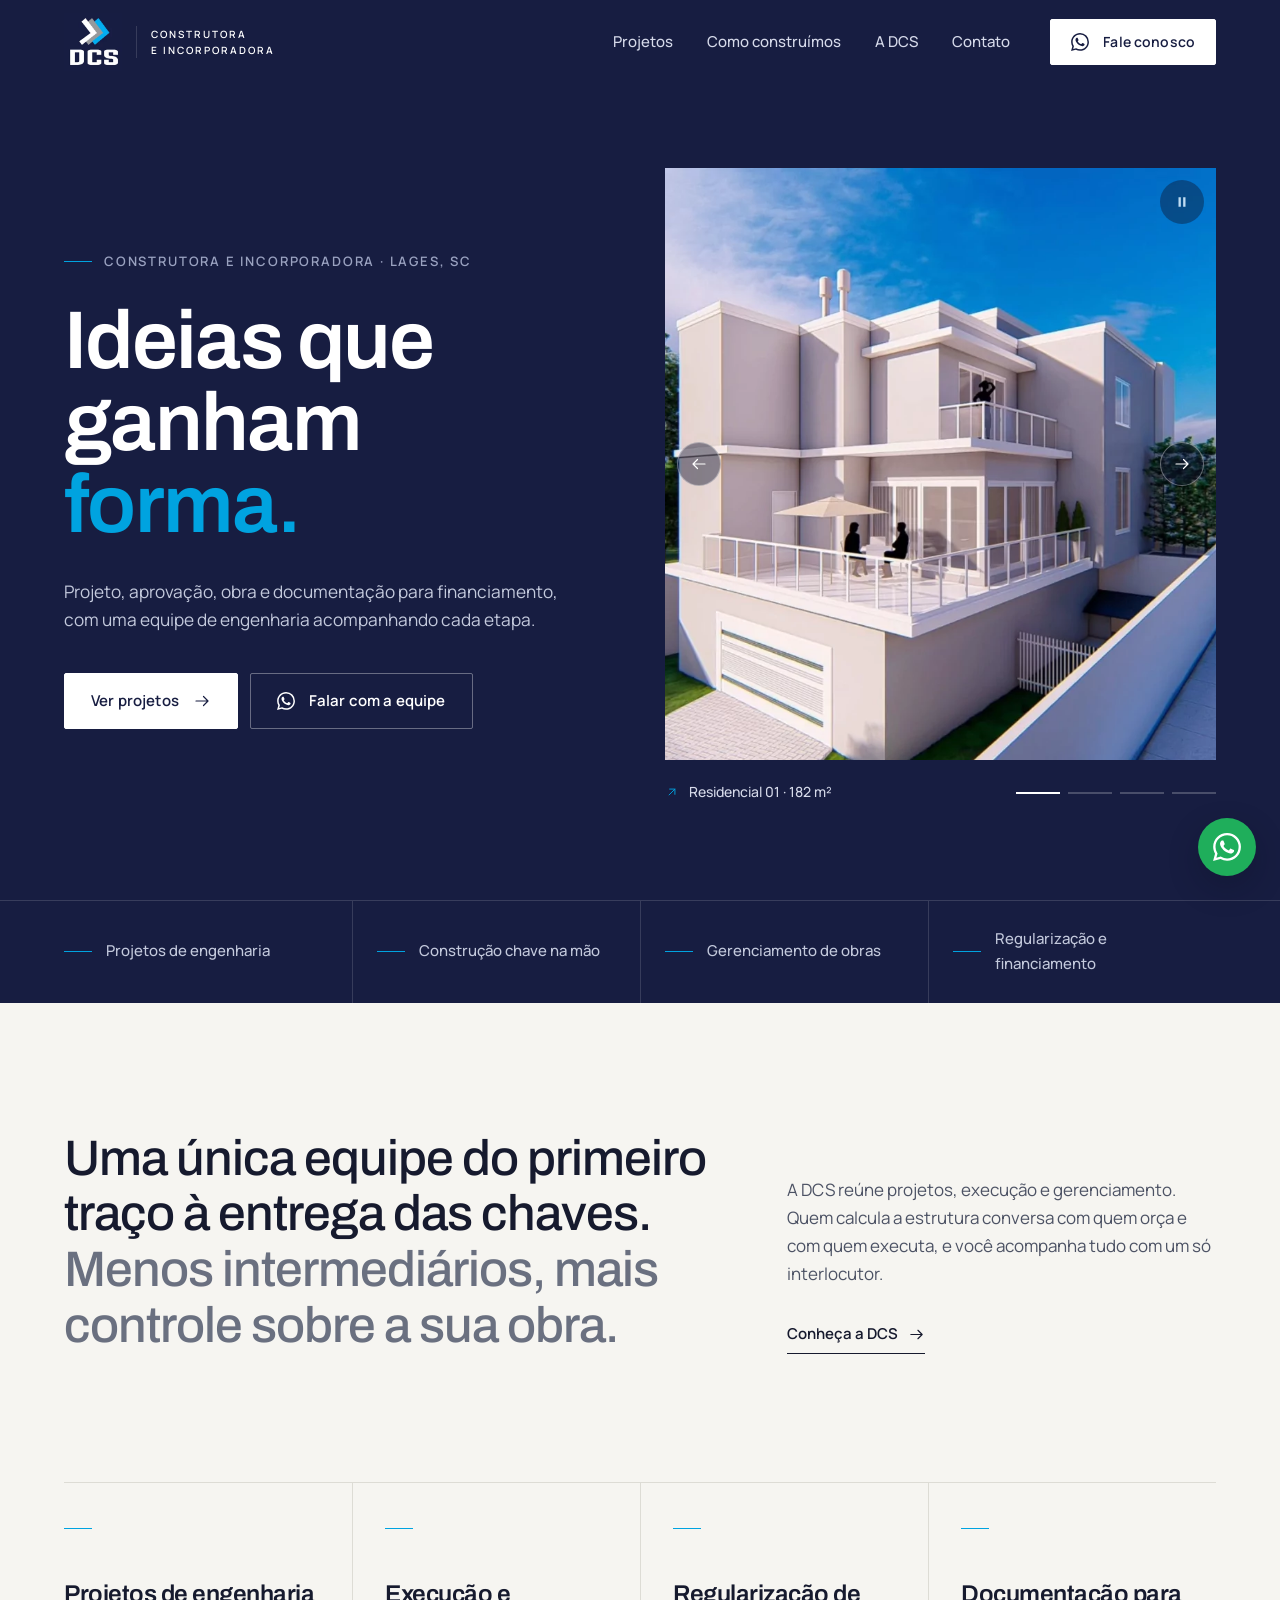
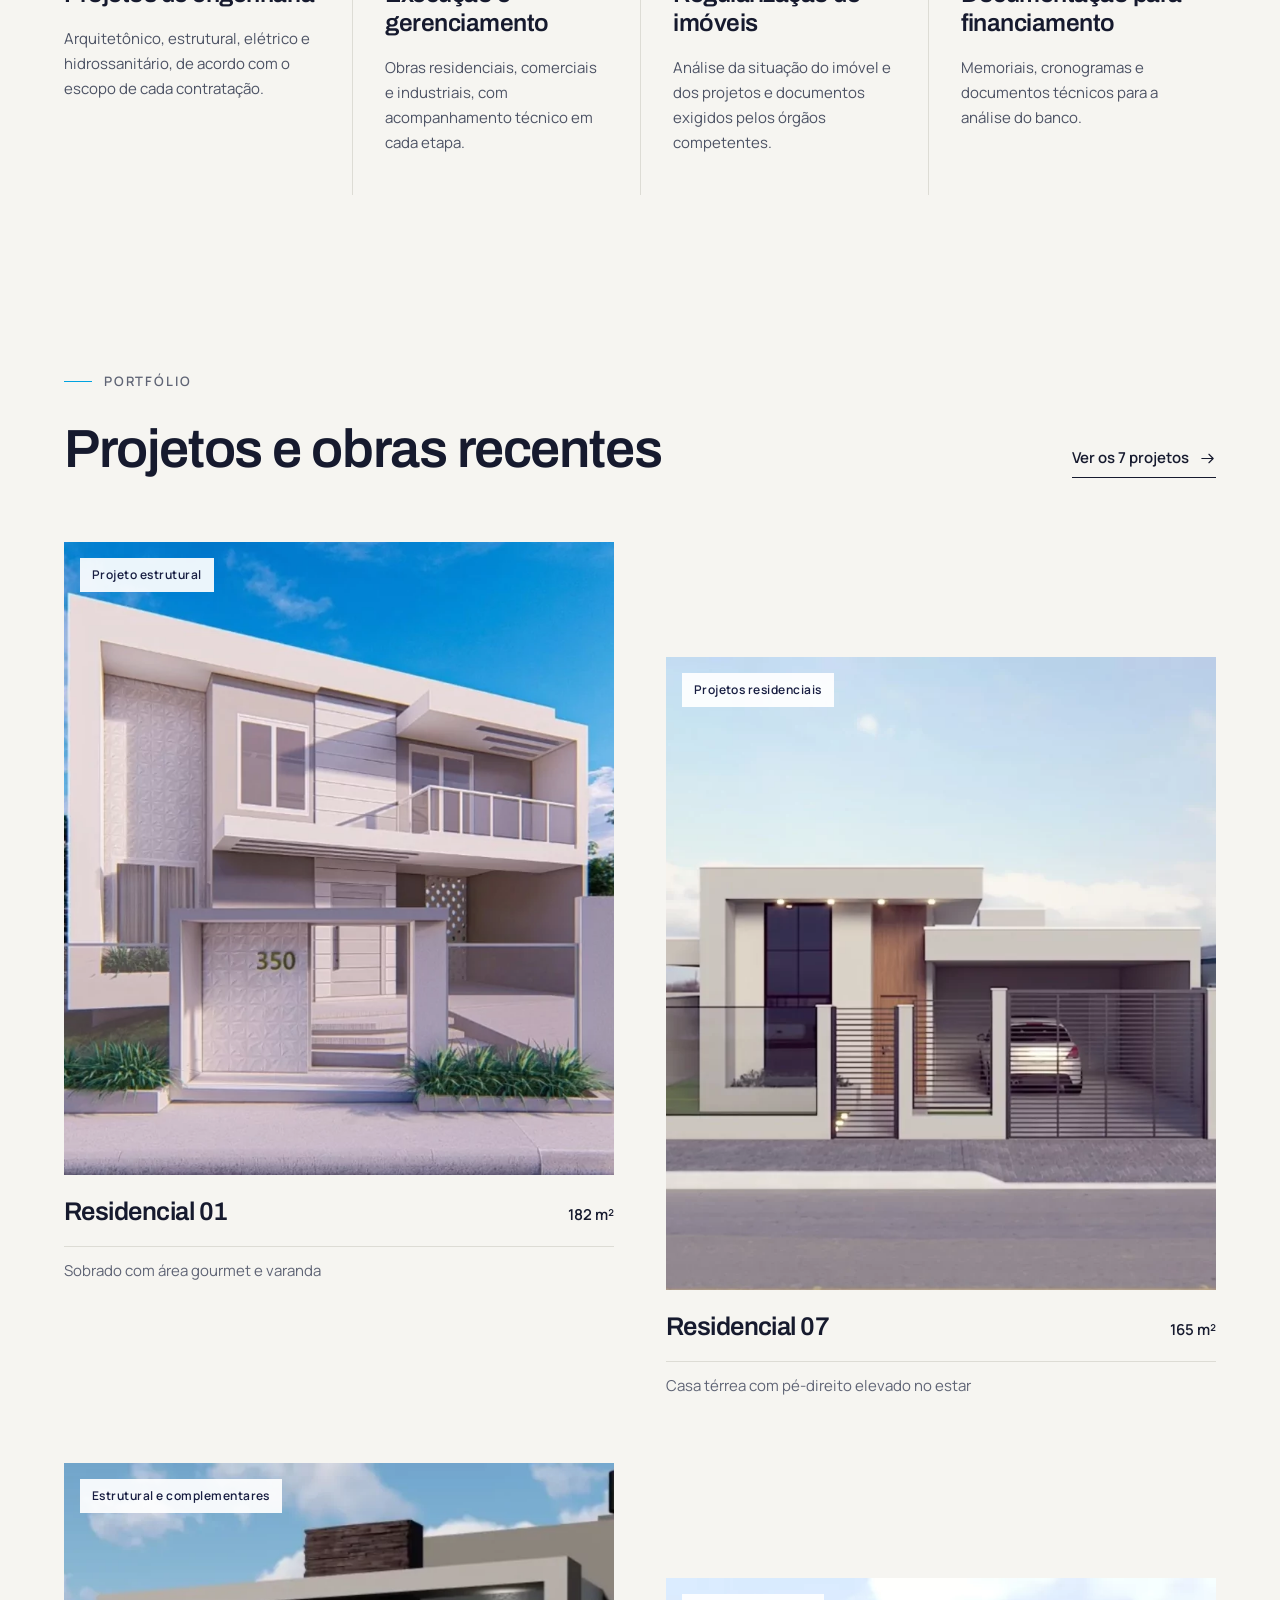
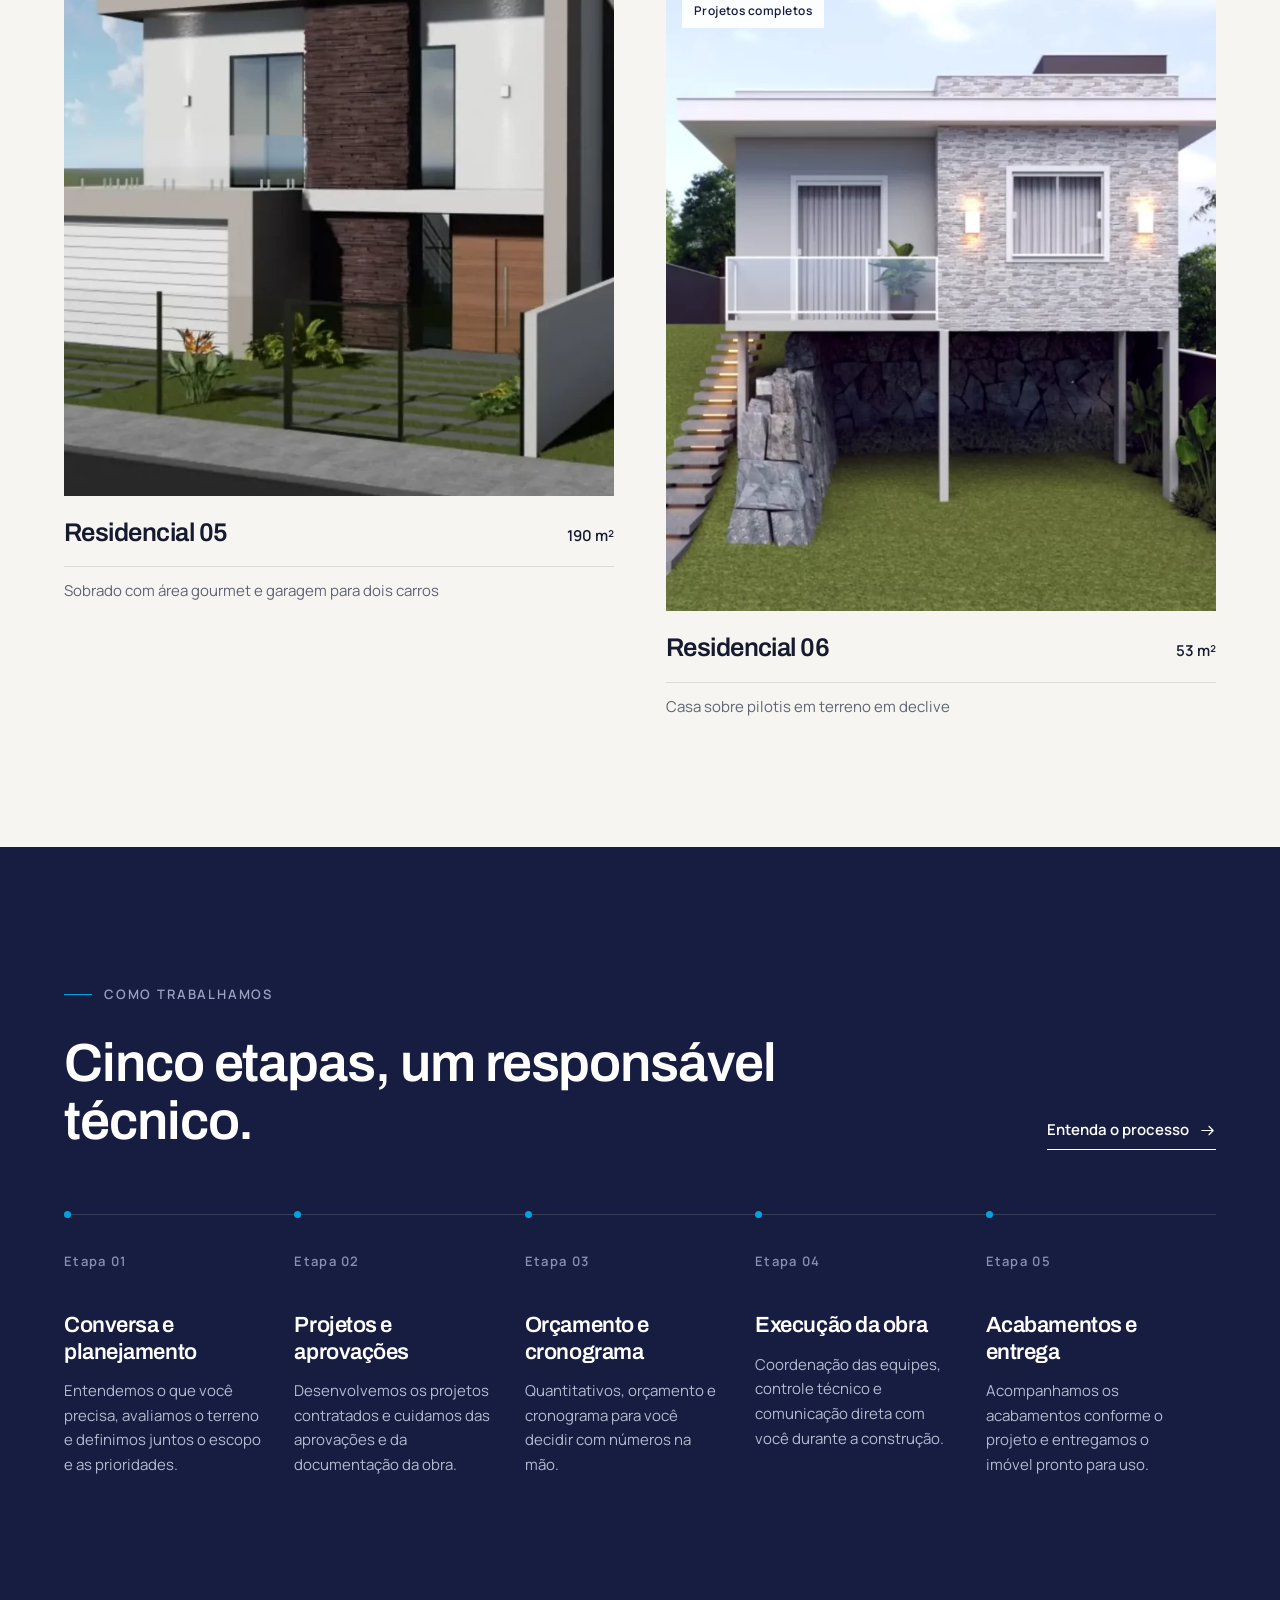
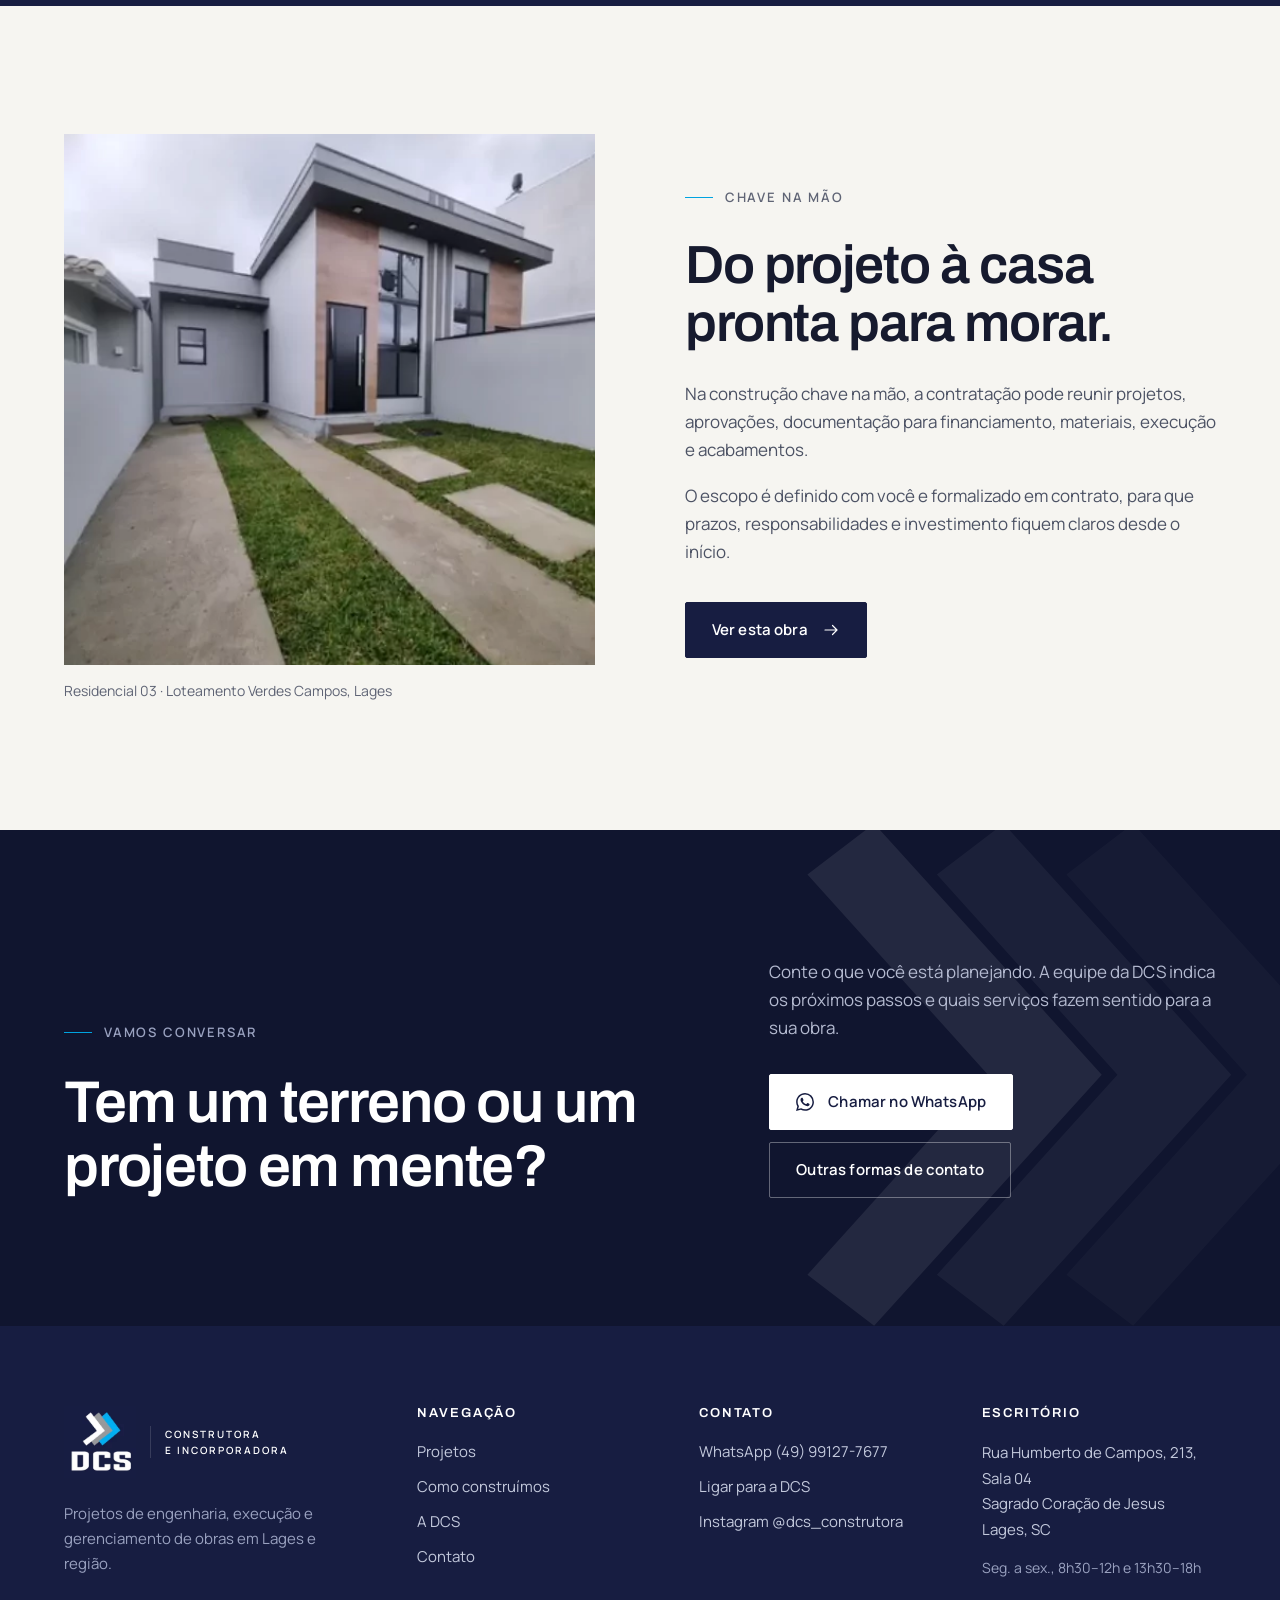
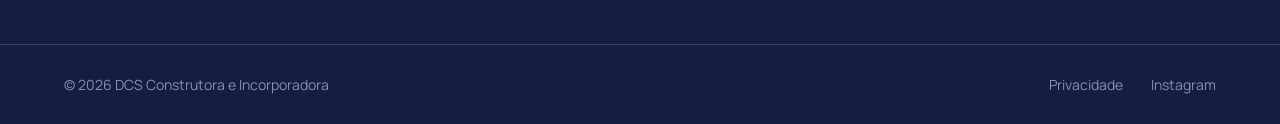
<file: index.html>
<!doctype html>
<html lang="pt-BR">
<head>
  <meta charset="utf-8">
  <meta name="viewport" content="width=device-width, initial-scale=1">
  <title>Construtora em Lages, SC | Projetos e obras | DCS</title>
  <meta name="description" content="Construtora em Lages, SC: projetos de engenharia, construção chave na mão, gerenciamento de obras, regularização de imóveis e documentação para financiamento.">
  <link rel="canonical" href="https://dcs-construtora.vercel.app/">
  <meta name="theme-color" content="#171d41">
  <meta property="og:type" content="website">
  <meta property="og:locale" content="pt_BR">
  <meta property="og:site_name" content="DCS Construtora e Incorporadora">
  <meta property="og:url" content="https://dcs-construtora.vercel.app/">
  <meta property="og:title" content="Construtora em Lages, SC | Projetos e obras | DCS">
  <meta property="og:description" content="Construtora em Lages, SC: projetos de engenharia, construção chave na mão, gerenciamento de obras, regularização de imóveis e documentação para financiamento.">
  <meta property="og:image" content="https://dcs-construtora.vercel.app/assets/og-image.jpg">
  <meta property="og:image:width" content="1200">
  <meta property="og:image:height" content="630">
  <meta property="og:image:alt" content="DCS Construtora e Incorporadora, Lages, SC">
  <meta name="twitter:card" content="summary_large_image">
  <meta name="twitter:title" content="Construtora em Lages, SC | Projetos e obras | DCS">
  <meta name="twitter:description" content="Construtora em Lages, SC: projetos de engenharia, construção chave na mão, gerenciamento de obras, regularização de imóveis e documentação para financiamento.">
  <meta name="twitter:image" content="https://dcs-construtora.vercel.app/assets/og-image.jpg">
  <link rel="icon" type="image/png" href="assets/favicon.png">
  <link rel="apple-touch-icon" href="assets/apple-touch-icon.png">
  <link rel="preload" href="assets/archivo-latin-wght-normal.woff2" as="font" type="font/woff2" crossorigin>
  <link rel="stylesheet" href="style.css?v=dbbcf68b">
  <script src="app.js?v=625939c6" defer></script>
  <script type="application/ld+json">
  {
    "@context": "https://schema.org",
    "@graph": [
      {
        "@type": "GeneralContractor",
        "@id": "https://dcs-construtora.vercel.app/#organizacao",
        "name": "DCS Construtora e Incorporadora",
        "alternateName": "DCS",
        "url": "https://dcs-construtora.vercel.app/",
        "logo": {
          "@type": "ImageObject",
          "url": "https://dcs-construtora.vercel.app/assets/logo.webp",
          "width": 192,
          "height": 192
        },
        "image": "https://dcs-construtora.vercel.app/assets/og-image.jpg",
        "telephone": "+55 49 99127-7677",
        "address": {
          "@type": "PostalAddress",
          "streetAddress": "Rua Humberto de Campos, 213, Sala 04",
          "addressLocality": "Lages",
          "addressRegion": "SC",
          "addressCountry": "BR"
        },
        "openingHoursSpecification": [
          {
            "@type": "OpeningHoursSpecification",
            "dayOfWeek": [
              "Monday",
              "Tuesday",
              "Wednesday",
              "Thursday",
              "Friday"
            ],
            "opens": "08:30",
            "closes": "12:00"
          },
          {
            "@type": "OpeningHoursSpecification",
            "dayOfWeek": [
              "Monday",
              "Tuesday",
              "Wednesday",
              "Thursday",
              "Friday"
            ],
            "opens": "13:30",
            "closes": "18:00"
          }
        ],
        "areaServed": [
          {
            "@type": "City",
            "name": "Lages"
          },
          {
            "@type": "AdministrativeArea",
            "name": "Lages e região"
          }
        ],
        "sameAs": [
          "https://www.instagram.com/dcs_construtora/"
        ],
        "makesOffer": [
          {
            "@type": "Offer",
            "itemOffered": {
              "@type": "Service",
              "name": "Projetos de engenharia",
              "description": "Arquitetônico, estrutural, elétrico e hidrossanitário, de acordo com o escopo de cada contratação.",
              "provider": {
                "@id": "https://dcs-construtora.vercel.app/#organizacao"
              }
            }
          },
          {
            "@type": "Offer",
            "itemOffered": {
              "@type": "Service",
              "name": "Execução e gerenciamento",
              "description": "Obras residenciais, comerciais e industriais, com acompanhamento técnico em cada etapa.",
              "provider": {
                "@id": "https://dcs-construtora.vercel.app/#organizacao"
              }
            }
          },
          {
            "@type": "Offer",
            "itemOffered": {
              "@type": "Service",
              "name": "Regularização de imóveis",
              "description": "Análise da situação do imóvel e dos projetos e documentos exigidos pelos órgãos competentes.",
              "provider": {
                "@id": "https://dcs-construtora.vercel.app/#organizacao"
              }
            }
          },
          {
            "@type": "Offer",
            "itemOffered": {
              "@type": "Service",
              "name": "Documentação para financiamento",
              "description": "Memoriais, cronogramas e documentos técnicos para a análise do banco.",
              "provider": {
                "@id": "https://dcs-construtora.vercel.app/#organizacao"
              }
            }
          }
        ]
      },
      {
        "@type": "WebSite",
        "@id": "https://dcs-construtora.vercel.app/#site",
        "url": "https://dcs-construtora.vercel.app/",
        "name": "DCS Construtora e Incorporadora",
        "inLanguage": "pt-BR",
        "publisher": {
          "@id": "https://dcs-construtora.vercel.app/#organizacao"
        }
      },
      {
        "@type": "WebPage",
        "@id": "https://dcs-construtora.vercel.app/#pagina",
        "url": "https://dcs-construtora.vercel.app/",
        "name": "Construtora em Lages, SC | Projetos e obras | DCS",
        "description": "Construtora em Lages, SC: projetos de engenharia, construção chave na mão, gerenciamento de obras, regularização de imóveis e documentação para financiamento.",
        "isPartOf": {
          "@id": "https://dcs-construtora.vercel.app/#site"
        },
        "about": {
          "@id": "https://dcs-construtora.vercel.app/#organizacao"
        },
        "inLanguage": "pt-BR"
      }
    ]
  }
  </script>
</head>
<body>
  <a class="skip-link" href="#conteudo">Pular para o conteúdo</a>

  <header class="site-header">
    <div class="container site-header__inner">
      <a class="brand" href="./" aria-label="DCS Construtora e Incorporadora, página inicial">
        <img src="assets/logo.webp" alt="" width="192" height="192">
        <span class="brand__name">Construtora<br>e Incorporadora</span>
      </a>
      <nav class="nav" aria-label="Principal">
        <a href="projetos/">Projetos</a><a href="como-construimos/">Como construímos</a><a href="a-dcs/">A DCS</a><a href="contato/">Contato</a>
      </nav>
      <a class="btn btn--light" href="https://wa.me/5549991277677?text=Ol%C3%A1%2C%20DCS!%20Gostaria%20de%20conversar%20sobre%20um%20projeto." target="_blank" rel="noopener"><svg class="icon icon--fill" viewBox="0 0 24 24" aria-hidden="true"><path d="M17.472 14.382c-.297-.149-1.758-.867-2.03-.967-.273-.099-.471-.148-.67.15-.197.297-.767.966-.94 1.164-.173.199-.347.223-.644.075-.297-.15-1.255-.463-2.39-1.475-.883-.788-1.48-1.761-1.653-2.059-.173-.297-.018-.458.13-.606.134-.133.298-.347.446-.52.149-.174.198-.298.298-.497.099-.198.05-.371-.025-.52-.075-.149-.669-1.612-.916-2.207-.242-.579-.487-.5-.669-.51-.173-.008-.371-.01-.57-.01-.198 0-.52.074-.792.372-.272.297-1.04 1.016-1.04 2.479 0 1.462 1.065 2.875 1.213 3.074.149.198 2.096 3.2 5.077 4.487.709.306 1.262.489 1.694.625.712.227 1.36.195 1.871.118.571-.085 1.758-.719 2.006-1.413.248-.694.248-1.289.173-1.413-.074-.124-.272-.198-.57-.347m-5.421 7.403h-.004a9.87 9.87 0 0 1-5.031-1.378l-.361-.214-3.741.982.998-3.648-.235-.374a9.86 9.86 0 0 1-1.51-5.26c.001-5.45 4.436-9.884 9.888-9.884 2.64 0 5.122 1.03 6.988 2.898a9.825 9.825 0 0 1 2.893 6.994c-.003 5.45-4.437 9.884-9.885 9.884m8.413-18.297A11.815 11.815 0 0 0 12.05 0C5.495 0 .16 5.335.157 11.892c0 2.096.547 4.142 1.588 5.945L.057 24l6.305-1.654a11.882 11.882 0 0 0 5.683 1.448h.005c6.554 0 11.89-5.335 11.893-11.893a11.821 11.821 0 0 0-3.48-8.413Z"/></svg>Fale conosco</a>
      <button class="menu-toggle" type="button" aria-expanded="false" aria-controls="mobile-menu">
        <span class="menu-toggle__label">Menu</span>
        <span class="menu-toggle__bars" aria-hidden="true"></span>
      </button>
    </div>
  </header>

  <div class="mobile-menu" id="mobile-menu" hidden>
    <nav aria-label="Menu">
      <a href="./" aria-current="page">Início<svg class="icon" viewBox="0 0 24 24" aria-hidden="true"><path d="M4 12h16M14 6l6 6-6 6"/></svg></a>
      <a href="projetos/">Projetos<svg class="icon" viewBox="0 0 24 24" aria-hidden="true"><path d="M4 12h16M14 6l6 6-6 6"/></svg></a><a href="como-construimos/">Como construímos<svg class="icon" viewBox="0 0 24 24" aria-hidden="true"><path d="M4 12h16M14 6l6 6-6 6"/></svg></a><a href="a-dcs/">A DCS<svg class="icon" viewBox="0 0 24 24" aria-hidden="true"><path d="M4 12h16M14 6l6 6-6 6"/></svg></a><a href="contato/">Contato<svg class="icon" viewBox="0 0 24 24" aria-hidden="true"><path d="M4 12h16M14 6l6 6-6 6"/></svg></a>
    </nav>
    <div class="mobile-menu__footer">
      <a class="btn btn--light" href="https://wa.me/5549991277677?text=Ol%C3%A1%2C%20DCS!%20Gostaria%20de%20conversar%20sobre%20um%20projeto." target="_blank" rel="noopener"><svg class="icon icon--fill" viewBox="0 0 24 24" aria-hidden="true"><path d="M17.472 14.382c-.297-.149-1.758-.867-2.03-.967-.273-.099-.471-.148-.67.15-.197.297-.767.966-.94 1.164-.173.199-.347.223-.644.075-.297-.15-1.255-.463-2.39-1.475-.883-.788-1.48-1.761-1.653-2.059-.173-.297-.018-.458.13-.606.134-.133.298-.347.446-.52.149-.174.198-.298.298-.497.099-.198.05-.371-.025-.52-.075-.149-.669-1.612-.916-2.207-.242-.579-.487-.5-.669-.51-.173-.008-.371-.01-.57-.01-.198 0-.52.074-.792.372-.272.297-1.04 1.016-1.04 2.479 0 1.462 1.065 2.875 1.213 3.074.149.198 2.096 3.2 5.077 4.487.709.306 1.262.489 1.694.625.712.227 1.36.195 1.871.118.571-.085 1.758-.719 2.006-1.413.248-.694.248-1.289.173-1.413-.074-.124-.272-.198-.57-.347m-5.421 7.403h-.004a9.87 9.87 0 0 1-5.031-1.378l-.361-.214-3.741.982.998-3.648-.235-.374a9.86 9.86 0 0 1-1.51-5.26c.001-5.45 4.436-9.884 9.888-9.884 2.64 0 5.122 1.03 6.988 2.898a9.825 9.825 0 0 1 2.893 6.994c-.003 5.45-4.437 9.884-9.885 9.884m8.413-18.297A11.815 11.815 0 0 0 12.05 0C5.495 0 .16 5.335.157 11.892c0 2.096.547 4.142 1.588 5.945L.057 24l6.305-1.654a11.882 11.882 0 0 0 5.683 1.448h.005c6.554 0 11.89-5.335 11.893-11.893a11.821 11.821 0 0 0-3.48-8.413Z"/></svg>Conversar pelo WhatsApp</a>
      <p>(49) 99127-7677 · Lages, SC</p>
    </div>
  </div>

  <main id="conteudo">
    <section class="hero">
      <div class="container hero__grid">
        <div>
          <span class="eyebrow">Construtora e incorporadora · Lages, SC</span>
          <h1>Ideias que ganham <span>forma.</span></h1>
          <p class="lead">Projeto, aprovação, obra e documentação para financiamento, com uma equipe de engenharia acompanhando cada etapa.</p>
          <div class="btn-row">
            <a class="btn btn--light" href="projetos/">Ver projetos<svg class="icon" viewBox="0 0 24 24" aria-hidden="true"><path d="M4 12h16M14 6l6 6-6 6"/></svg></a>
            <a class="btn btn--ghost" href="https://wa.me/5549991277677?text=Ol%C3%A1%2C%20DCS!%20Gostaria%20de%20conversar%20sobre%20um%20projeto." target="_blank" rel="noopener"><svg class="icon icon--fill" viewBox="0 0 24 24" aria-hidden="true"><path d="M17.472 14.382c-.297-.149-1.758-.867-2.03-.967-.273-.099-.471-.148-.67.15-.197.297-.767.966-.94 1.164-.173.199-.347.223-.644.075-.297-.15-1.255-.463-2.39-1.475-.883-.788-1.48-1.761-1.653-2.059-.173-.297-.018-.458.13-.606.134-.133.298-.347.446-.52.149-.174.198-.298.298-.497.099-.198.05-.371-.025-.52-.075-.149-.669-1.612-.916-2.207-.242-.579-.487-.5-.669-.51-.173-.008-.371-.01-.57-.01-.198 0-.52.074-.792.372-.272.297-1.04 1.016-1.04 2.479 0 1.462 1.065 2.875 1.213 3.074.149.198 2.096 3.2 5.077 4.487.709.306 1.262.489 1.694.625.712.227 1.36.195 1.871.118.571-.085 1.758-.719 2.006-1.413.248-.694.248-1.289.173-1.413-.074-.124-.272-.198-.57-.347m-5.421 7.403h-.004a9.87 9.87 0 0 1-5.031-1.378l-.361-.214-3.741.982.998-3.648-.235-.374a9.86 9.86 0 0 1-1.51-5.26c.001-5.45 4.436-9.884 9.888-9.884 2.64 0 5.122 1.03 6.988 2.898a9.825 9.825 0 0 1 2.893 6.994c-.003 5.45-4.437 9.884-9.885 9.884m8.413-18.297A11.815 11.815 0 0 0 12.05 0C5.495 0 .16 5.335.157 11.892c0 2.096.547 4.142 1.588 5.945L.057 24l6.305-1.654a11.882 11.882 0 0 0 5.683 1.448h.005c6.554 0 11.89-5.335 11.893-11.893a11.821 11.821 0 0 0-3.48-8.413Z"/></svg>Falar com a equipe</a>
          </div>
        </div>
        <div class="slideshow" aria-roledescription="carrossel" aria-label="Projetos em destaque">
          <div class="slideshow__frame">
            <div class="slide is-active" data-caption="Residencial 01 · 182 m²" data-href="projetos/residencial-1/"><img src="assets/residencial1.3.webp" alt="Residencial 01: sobrado com área gourmet e varanda" width="818" height="856" fetchpriority="high" decoding="async"></div><div class="slide" data-caption="Residencial 07 · 165 m²" data-href="projetos/residencial-7/"><img src="assets/residencial7.webp" alt="Residencial 07: casa térrea com pé-direito elevado no estar" width="819" height="855" loading="lazy" decoding="async"></div><div class="slide" data-caption="Residencial 05 · 190 m²" data-href="projetos/residencial-5/"><img src="assets/residencial5.webp" alt="Residencial 05: sobrado com área gourmet e garagem para dois carros" width="822" height="787" loading="lazy" decoding="async"></div><div class="slide" data-caption="Residencial 06 · 53 m²" data-href="projetos/residencial-6/"><img src="assets/residencial6.2.webp" alt="Residencial 06: casa sobre pilotis em terreno em declive" width="816" height="851" loading="lazy" decoding="async"></div>
          </div>
          <div class="slideshow__bar">
            <a class="slideshow__caption" href="projetos/residencial-1/"><svg class="icon" viewBox="0 0 24 24" aria-hidden="true"><path d="M7 17 17 7M8 7h9v9"/></svg><span>Residencial 01 · 182 m²</span></a>
            <div class="slideshow__dots"><button type="button" aria-label="Mostrar Residencial 01" aria-current="true"></button><button type="button" aria-label="Mostrar Residencial 07"></button><button type="button" aria-label="Mostrar Residencial 05"></button><button type="button" aria-label="Mostrar Residencial 06"></button></div>
          </div>
        </div>
      </div>
    </section>

    <div class="service-strip" aria-label="Serviços">
      <ul class="container">
        <li><span class="mark" aria-hidden="true"></span>Projetos de engenharia</li>
        <li><span class="mark" aria-hidden="true"></span>Construção chave na mão</li>
        <li><span class="mark" aria-hidden="true"></span>Gerenciamento de obras</li>
        <li><span class="mark" aria-hidden="true"></span>Regularização e financiamento</li>
      </ul>
    </div>

    <section class="section" aria-labelledby="sobre-title">
      <div class="container statement">
        <h2 id="sobre-title" data-reveal>Uma única equipe do primeiro traço à entrega das chaves. <span>Menos intermediários, mais controle sobre a sua obra.</span></h2>
        <div class="statement__aside" data-reveal>
          <p>A DCS reúne projetos, execução e gerenciamento. Quem calcula a estrutura conversa com quem orça e com quem executa, e você acompanha tudo com um só interlocutor.</p>
          <a class="link" href="a-dcs/">Conheça a DCS<svg class="icon" viewBox="0 0 24 24" aria-hidden="true"><path d="M4 12h16M14 6l6 6-6 6"/></svg></a>
        </div>
      </div>
    </section>

    <section style="padding-bottom:clamp(24px,3vw,48px)" aria-labelledby="servicos-title">
      <div class="container">
        <h2 id="servicos-title" class="visually-hidden">Serviços</h2>
        <div class="services-grid">
          <article class="service-card" data-reveal style="--delay:0.00s">
            <span class="service-card__num" aria-hidden="true"></span>
            <h3>Projetos de engenharia</h3>
            <p>Arquitetônico, estrutural, elétrico e hidrossanitário, de acordo com o escopo de cada contratação.</p>
          </article>
          <article class="service-card" data-reveal style="--delay:0.08s">
            <span class="service-card__num" aria-hidden="true"></span>
            <h3>Execução e gerenciamento</h3>
            <p>Obras residenciais, comerciais e industriais, com acompanhamento técnico em cada etapa.</p>
          </article>
          <article class="service-card" data-reveal style="--delay:0.16s">
            <span class="service-card__num" aria-hidden="true"></span>
            <h3>Regularização de imóveis</h3>
            <p>Análise da situação do imóvel e dos projetos e documentos exigidos pelos órgãos competentes.</p>
          </article>
          <article class="service-card" data-reveal style="--delay:0.24s">
            <span class="service-card__num" aria-hidden="true"></span>
            <h3>Documentação para financiamento</h3>
            <p>Memoriais, cronogramas e documentos técnicos para a análise do banco.</p>
          </article>
        </div>
      </div>
    </section>

    <section class="section" aria-labelledby="portfolio-title">
      <div class="container">
        <div class="section-head">
          <div>
            <span class="eyebrow">Portfólio</span>
            <h2 id="portfolio-title">Projetos e obras recentes</h2>
          </div>
          <a class="link" href="projetos/">Ver os 7 projetos<svg class="icon" viewBox="0 0 24 24" aria-hidden="true"><path d="M4 12h16M14 6l6 6-6 6"/></svg></a>
        </div>
        <div class="project-grid project-grid--offset">
          <a class="project-card" href="projetos/residencial-1/" data-reveal>
            <div class="project-card__media">
              <img src="assets/residencial1.webp" alt="Residencial 01: sobrado com área gourmet e varanda" width="820" height="852" loading="lazy" decoding="async">
              <span class="project-card__tag">Projeto estrutural</span>
              <span class="project-card__go"><svg class="icon" viewBox="0 0 24 24" aria-hidden="true"><path d="M7 17 17 7M8 7h9v9"/></svg></span>
            </div>
            <div class="project-card__body">
              <h3 class="project-card__title">Residencial 01</h3>
              <span class="project-card__area">182 m²</span>
            </div>
            <p class="project-card__sub">Sobrado com área gourmet e varanda</p>
          </a>
          <a class="project-card" href="projetos/residencial-7/" data-reveal>
            <div class="project-card__media">
              <img src="assets/residencial7.webp" alt="Residencial 07: casa térrea com pé-direito elevado no estar" width="819" height="855" loading="lazy" decoding="async">
              <span class="project-card__tag">Projetos residenciais</span>
              <span class="project-card__go"><svg class="icon" viewBox="0 0 24 24" aria-hidden="true"><path d="M7 17 17 7M8 7h9v9"/></svg></span>
            </div>
            <div class="project-card__body">
              <h3 class="project-card__title">Residencial 07</h3>
              <span class="project-card__area">165 m²</span>
            </div>
            <p class="project-card__sub">Casa térrea com pé-direito elevado no estar</p>
          </a>
          <a class="project-card" href="projetos/residencial-5/" data-reveal>
            <div class="project-card__media">
              <img src="assets/residencial5.webp" alt="Residencial 05: sobrado com área gourmet e garagem para dois carros" width="822" height="787" loading="lazy" decoding="async">
              <span class="project-card__tag">Estrutural e complementares</span>
              <span class="project-card__go"><svg class="icon" viewBox="0 0 24 24" aria-hidden="true"><path d="M7 17 17 7M8 7h9v9"/></svg></span>
            </div>
            <div class="project-card__body">
              <h3 class="project-card__title">Residencial 05</h3>
              <span class="project-card__area">190 m²</span>
            </div>
            <p class="project-card__sub">Sobrado com área gourmet e garagem para dois carros</p>
          </a>
          <a class="project-card" href="projetos/residencial-6/" data-reveal>
            <div class="project-card__media">
              <img src="assets/residencial6.webp" alt="Residencial 06: casa sobre pilotis em terreno em declive" width="818" height="854" loading="lazy" decoding="async">
              <span class="project-card__tag">Projetos completos</span>
              <span class="project-card__go"><svg class="icon" viewBox="0 0 24 24" aria-hidden="true"><path d="M7 17 17 7M8 7h9v9"/></svg></span>
            </div>
            <div class="project-card__body">
              <h3 class="project-card__title">Residencial 06</h3>
              <span class="project-card__area">53 m²</span>
            </div>
            <p class="project-card__sub">Casa sobre pilotis em terreno em declive</p>
          </a>
        </div>
      </div>
    </section>

    <section class="section section--dark" aria-labelledby="processo-title">
      <div class="container">
        <div class="section-head">
          <div>
            <span class="eyebrow">Como trabalhamos</span>
            <h2 id="processo-title">Cinco etapas, um responsável técnico.</h2>
          </div>
          <a class="link" href="como-construimos/">Entenda o processo<svg class="icon" viewBox="0 0 24 24" aria-hidden="true"><path d="M4 12h16M14 6l6 6-6 6"/></svg></a>
        </div>
        <ol class="process">
          <li data-reveal style="--delay:0.00s">
            <span class="process__num">Etapa 01</span>
            <h3>Conversa e planejamento</h3>
            <p>Entendemos o que você precisa, avaliamos o terreno e definimos juntos o escopo e as prioridades.</p>
          </li>
          <li data-reveal style="--delay:0.08s">
            <span class="process__num">Etapa 02</span>
            <h3>Projetos e aprovações</h3>
            <p>Desenvolvemos os projetos contratados e cuidamos das aprovações e da documentação da obra.</p>
          </li>
          <li data-reveal style="--delay:0.16s">
            <span class="process__num">Etapa 03</span>
            <h3>Orçamento e cronograma</h3>
            <p>Quantitativos, orçamento e cronograma para você decidir com números na mão.</p>
          </li>
          <li data-reveal style="--delay:0.24s">
            <span class="process__num">Etapa 04</span>
            <h3>Execução da obra</h3>
            <p>Coordenação das equipes, controle técnico e comunicação direta com você durante a construção.</p>
          </li>
          <li data-reveal style="--delay:0.32s">
            <span class="process__num">Etapa 05</span>
            <h3>Acabamentos e entrega</h3>
            <p>Acompanhamos os acabamentos conforme o projeto e entregamos o imóvel pronto para uso.</p>
          </li>
        </ol>
      </div>
    </section>

    <section class="section" aria-labelledby="obra-title">
      <div class="container split">
        <figure class="split__media" data-reveal>
          <img src="assets/residencial3.webp" alt="Fachada da casa construída pela DCS no Loteamento Verdes Campos, em Lages" width="501" height="503" loading="lazy" decoding="async">
          <figcaption>Residencial 03 · Loteamento Verdes Campos, Lages</figcaption>
        </figure>
        <div class="split__body" data-reveal>
          <span class="eyebrow">Chave na mão</span>
          <h2 id="obra-title">Do projeto à casa pronta para morar.</h2>
          <p>Na construção chave na mão, a contratação pode reunir projetos, aprovações, documentação para financiamento, materiais, execução e acabamentos.</p>
          <p>O escopo é definido com você e formalizado em contrato, para que prazos, responsabilidades e investimento fiquem claros desde o início.</p>
          <a class="btn" href="projetos/residencial-3/">Ver esta obra<svg class="icon" viewBox="0 0 24 24" aria-hidden="true"><path d="M4 12h16M14 6l6 6-6 6"/></svg></a>
        </div>
      </div>
    </section>

    <section class="cta section" aria-labelledby="cta-title">
      <div class="container cta__inner">
        <div>
          <span class="eyebrow">Vamos conversar</span>
          <h2 id="cta-title">Tem um terreno ou um projeto em mente?</h2>
        </div>
        <div>
          <p>Conte o que você está planejando. A equipe da DCS indica os próximos passos e quais serviços fazem sentido para a sua obra.</p>
          <div class="btn-row">
            <a class="btn btn--light" href="https://wa.me/5549991277677?text=Ol%C3%A1%2C%20DCS!%20Gostaria%20de%20conversar%20sobre%20um%20projeto." target="_blank" rel="noopener"><svg class="icon icon--fill" viewBox="0 0 24 24" aria-hidden="true"><path d="M17.472 14.382c-.297-.149-1.758-.867-2.03-.967-.273-.099-.471-.148-.67.15-.197.297-.767.966-.94 1.164-.173.199-.347.223-.644.075-.297-.15-1.255-.463-2.39-1.475-.883-.788-1.48-1.761-1.653-2.059-.173-.297-.018-.458.13-.606.134-.133.298-.347.446-.52.149-.174.198-.298.298-.497.099-.198.05-.371-.025-.52-.075-.149-.669-1.612-.916-2.207-.242-.579-.487-.5-.669-.51-.173-.008-.371-.01-.57-.01-.198 0-.52.074-.792.372-.272.297-1.04 1.016-1.04 2.479 0 1.462 1.065 2.875 1.213 3.074.149.198 2.096 3.2 5.077 4.487.709.306 1.262.489 1.694.625.712.227 1.36.195 1.871.118.571-.085 1.758-.719 2.006-1.413.248-.694.248-1.289.173-1.413-.074-.124-.272-.198-.57-.347m-5.421 7.403h-.004a9.87 9.87 0 0 1-5.031-1.378l-.361-.214-3.741.982.998-3.648-.235-.374a9.86 9.86 0 0 1-1.51-5.26c.001-5.45 4.436-9.884 9.888-9.884 2.64 0 5.122 1.03 6.988 2.898a9.825 9.825 0 0 1 2.893 6.994c-.003 5.45-4.437 9.884-9.885 9.884m8.413-18.297A11.815 11.815 0 0 0 12.05 0C5.495 0 .16 5.335.157 11.892c0 2.096.547 4.142 1.588 5.945L.057 24l6.305-1.654a11.882 11.882 0 0 0 5.683 1.448h.005c6.554 0 11.89-5.335 11.893-11.893a11.821 11.821 0 0 0-3.48-8.413Z"/></svg>Chamar no WhatsApp</a>
            <a class="btn btn--ghost" href="contato/">Outras formas de contato</a>
          </div>
        </div>
      </div>
    </section>
  </main>

  <footer class="site-footer">
    <div class="container site-footer__top">
      <div>
        <a class="brand" href="./" aria-label="DCS Construtora e Incorporadora, página inicial">
          <img src="assets/logo.webp" alt="" width="192" height="192" loading="lazy">
          <span class="brand__name">Construtora<br>e Incorporadora</span>
        </a>
        <p class="site-footer__tagline">Projetos de engenharia, execução e gerenciamento de obras em Lages e região.</p>
      </div>
      <div>
        <h2>Navegação</h2>
        <ul>
          <li><a href="projetos/">Projetos</a></li>
          <li><a href="como-construimos/">Como construímos</a></li>
          <li><a href="a-dcs/">A DCS</a></li>
          <li><a href="contato/">Contato</a></li>
        </ul>
      </div>
      <div>
        <h2>Contato</h2>
        <ul>
          <li><a href="https://wa.me/5549991277677?text=Ol%C3%A1%2C%20DCS!%20Gostaria%20de%20conversar%20sobre%20um%20projeto." target="_blank" rel="noopener">WhatsApp (49) 99127-7677</a></li>
          <li><a href="tel:+5549991277677">Ligar para a DCS</a></li>
          <li><a href="https://www.instagram.com/dcs_construtora/" target="_blank" rel="noopener">Instagram @dcs_construtora</a></li>
        </ul>
      </div>
      <div>
        <h2>Escritório</h2>
        <address>
          <a href="https://www.google.com/maps/search/?api=1&amp;query=Rua+Humberto+de+Campos+213+Lages+SC" target="_blank" rel="noopener">Rua Humberto de Campos, 213, Sala 04<br>Sagrado Coração de Jesus<br>Lages, SC</a>
        </address>
        <p style="margin-top:14px;color:#9aa2c0;font-size:14px">Seg. a sex., 8h30–12h e 13h30–18h</p>
      </div>
    </div>
    <div class="container site-footer__bottom">
      <span>© <span data-year>2026</span> DCS Construtora e Incorporadora</span>
      <nav aria-label="Rodapé">
        <a href="privacidade/">Privacidade</a>
        <a href="https://www.instagram.com/dcs_construtora/" target="_blank" rel="noopener">Instagram</a>
      </nav>
    </div>
  </footer>

  <a class="wa-float" href="https://wa.me/5549991277677?text=Ol%C3%A1%2C%20DCS!%20Gostaria%20de%20conversar%20sobre%20um%20projeto." target="_blank" rel="noopener" aria-label="Conversar com a DCS pelo WhatsApp"><svg class="icon icon--fill" viewBox="0 0 24 24" aria-hidden="true"><path d="M17.472 14.382c-.297-.149-1.758-.867-2.03-.967-.273-.099-.471-.148-.67.15-.197.297-.767.966-.94 1.164-.173.199-.347.223-.644.075-.297-.15-1.255-.463-2.39-1.475-.883-.788-1.48-1.761-1.653-2.059-.173-.297-.018-.458.13-.606.134-.133.298-.347.446-.52.149-.174.198-.298.298-.497.099-.198.05-.371-.025-.52-.075-.149-.669-1.612-.916-2.207-.242-.579-.487-.5-.669-.51-.173-.008-.371-.01-.57-.01-.198 0-.52.074-.792.372-.272.297-1.04 1.016-1.04 2.479 0 1.462 1.065 2.875 1.213 3.074.149.198 2.096 3.2 5.077 4.487.709.306 1.262.489 1.694.625.712.227 1.36.195 1.871.118.571-.085 1.758-.719 2.006-1.413.248-.694.248-1.289.173-1.413-.074-.124-.272-.198-.57-.347m-5.421 7.403h-.004a9.87 9.87 0 0 1-5.031-1.378l-.361-.214-3.741.982.998-3.648-.235-.374a9.86 9.86 0 0 1-1.51-5.26c.001-5.45 4.436-9.884 9.888-9.884 2.64 0 5.122 1.03 6.988 2.898a9.825 9.825 0 0 1 2.893 6.994c-.003 5.45-4.437 9.884-9.885 9.884m8.413-18.297A11.815 11.815 0 0 0 12.05 0C5.495 0 .16 5.335.157 11.892c0 2.096.547 4.142 1.588 5.945L.057 24l6.305-1.654a11.882 11.882 0 0 0 5.683 1.448h.005c6.554 0 11.89-5.335 11.893-11.893a11.821 11.821 0 0 0-3.48-8.413Z"/></svg></a>
</body>
</html>
</file>
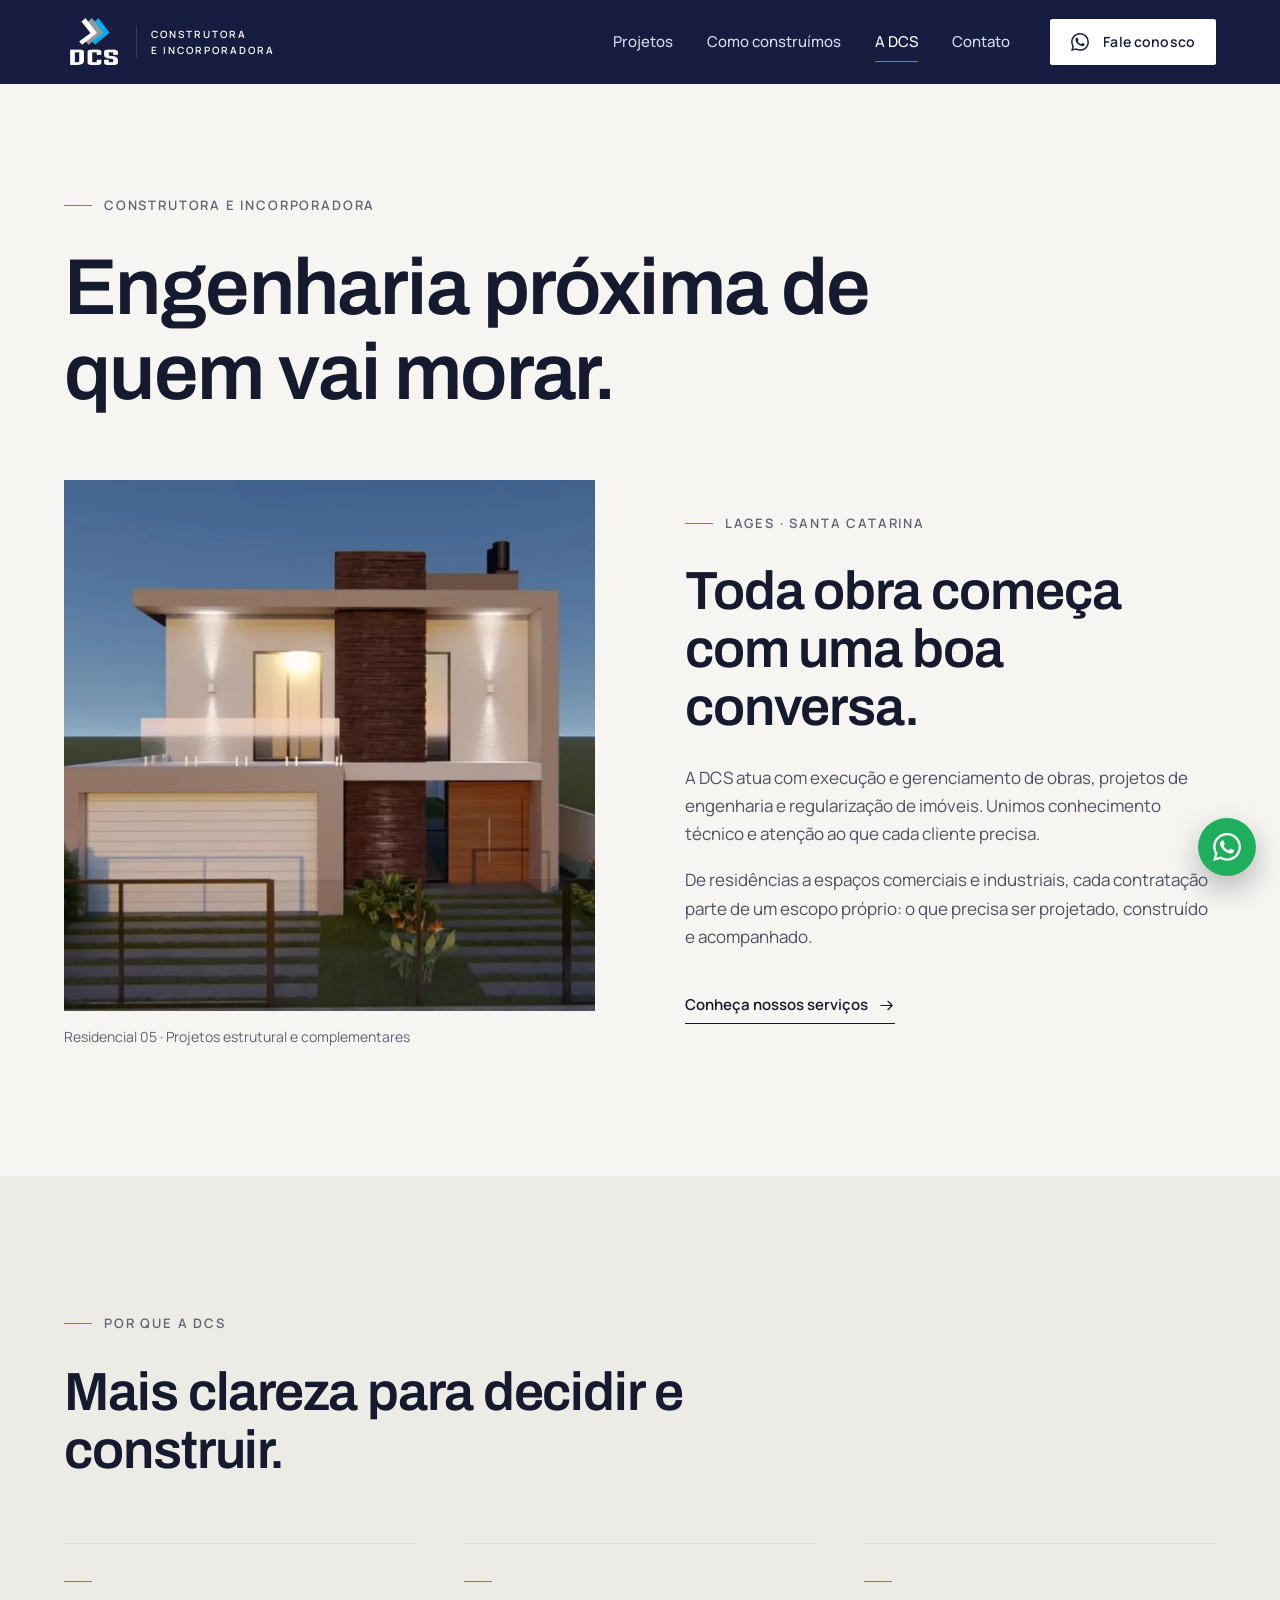
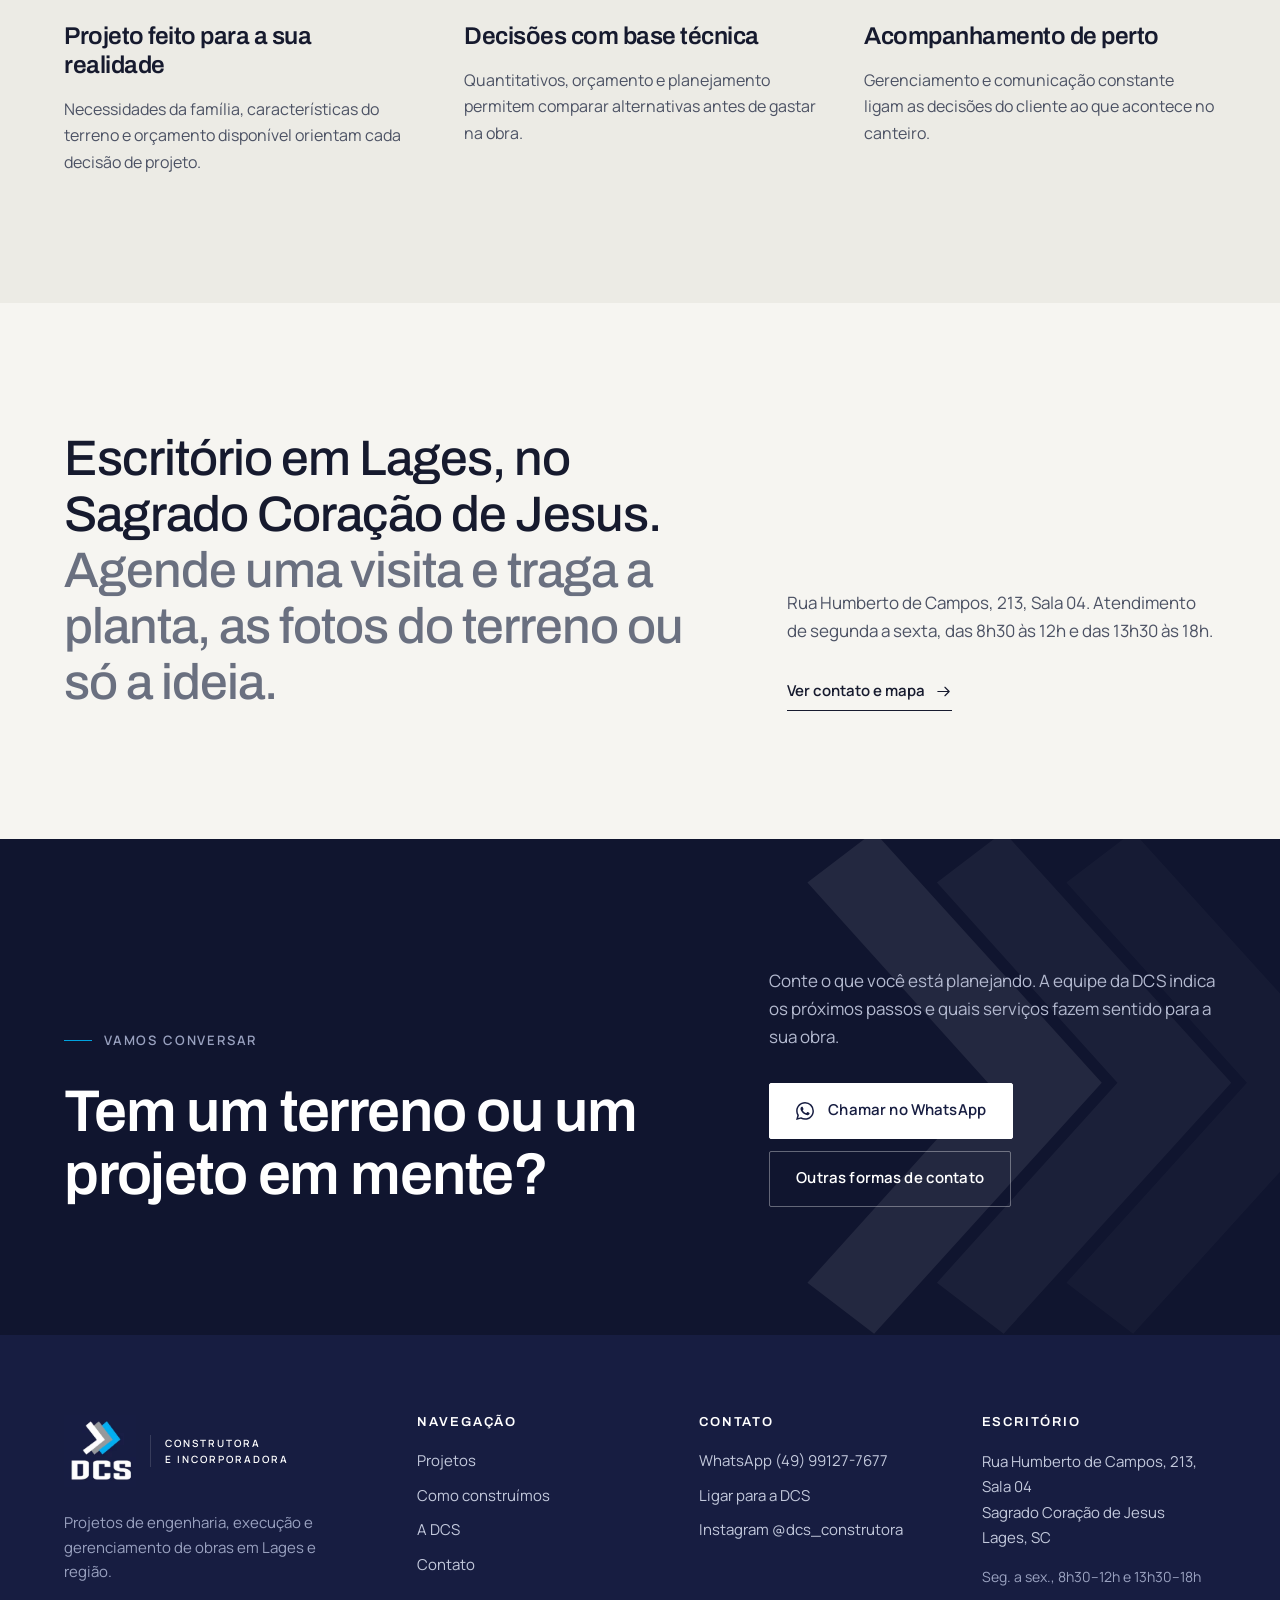
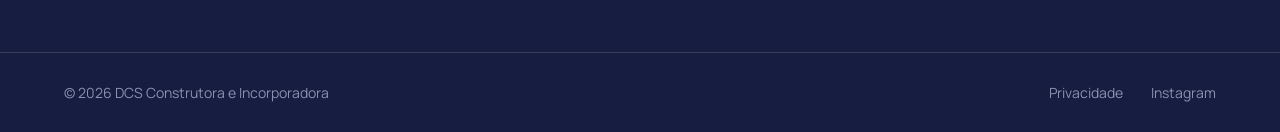
<file: a-dcs/index.html>
<!doctype html>
<html lang="pt-BR">
<head>
  <meta charset="utf-8">
  <meta name="viewport" content="width=device-width, initial-scale=1">
  <title>A DCS: engenharia e construção em Lages, SC</title>
  <meta name="description" content="A DCS Construtora atua em Lages, SC, com execução e gerenciamento de obras, projetos de engenharia e regularização de imóveis, de residências a indústrias.">
  <link rel="canonical" href="https://dcs-construtora.vercel.app/a-dcs/">
  <meta name="theme-color" content="#171d41">
  <meta property="og:type" content="website">
  <meta property="og:locale" content="pt_BR">
  <meta property="og:site_name" content="DCS Construtora e Incorporadora">
  <meta property="og:url" content="https://dcs-construtora.vercel.app/a-dcs/">
  <meta property="og:title" content="A DCS: engenharia e construção em Lages, SC">
  <meta property="og:description" content="A DCS Construtora atua em Lages, SC, com execução e gerenciamento de obras, projetos de engenharia e regularização de imóveis, de residências a indústrias.">
  <meta property="og:image" content="https://dcs-construtora.vercel.app/assets/og-image.jpg">
  <meta property="og:image:width" content="1200">
  <meta property="og:image:height" content="630">
  <meta property="og:image:alt" content="DCS Construtora e Incorporadora, Lages, SC">
  <meta name="twitter:card" content="summary_large_image">
  <meta name="twitter:title" content="A DCS: engenharia e construção em Lages, SC">
  <meta name="twitter:description" content="A DCS Construtora atua em Lages, SC, com execução e gerenciamento de obras, projetos de engenharia e regularização de imóveis, de residências a indústrias.">
  <meta name="twitter:image" content="https://dcs-construtora.vercel.app/assets/og-image.jpg">
  <link rel="icon" type="image/png" href="../assets/favicon.png">
  <link rel="apple-touch-icon" href="../assets/apple-touch-icon.png">
  <link rel="preload" href="../assets/archivo-latin-wght-normal.woff2" as="font" type="font/woff2" crossorigin>
  <link rel="stylesheet" href="../style.css?v=dbbcf68b">
  <script src="../app.js?v=625939c6" defer></script>
  <script type="application/ld+json">
  {
    "@context": "https://schema.org",
    "@graph": [
      {
        "@type": "AboutPage",
        "@id": "https://dcs-construtora.vercel.app/a-dcs/#pagina",
        "url": "https://dcs-construtora.vercel.app/a-dcs/",
        "name": "A DCS: engenharia e construção em Lages, SC",
        "description": "A DCS Construtora atua em Lages, SC, com execução e gerenciamento de obras, projetos de engenharia e regularização de imóveis, de residências a indústrias.",
        "isPartOf": {
          "@id": "https://dcs-construtora.vercel.app/#site"
        },
        "about": {
          "@id": "https://dcs-construtora.vercel.app/#organizacao"
        },
        "inLanguage": "pt-BR"
      }
    ]
  }
  </script>
</head>
<body>
  <a class="skip-link" href="#conteudo">Pular para o conteúdo</a>

  <header class="site-header">
    <div class="container site-header__inner">
      <a class="brand" href="../" aria-label="DCS Construtora e Incorporadora, página inicial">
        <img src="../assets/logo.webp" alt="" width="192" height="192">
        <span class="brand__name">Construtora<br>e Incorporadora</span>
      </a>
      <nav class="nav" aria-label="Principal">
        <a href="../projetos/">Projetos</a><a href="../como-construimos/">Como construímos</a><a href="../a-dcs/" aria-current="page">A DCS</a><a href="../contato/">Contato</a>
      </nav>
      <a class="btn btn--light" href="https://wa.me/5549991277677?text=Ol%C3%A1%2C%20DCS!%20Gostaria%20de%20conversar%20sobre%20um%20projeto." target="_blank" rel="noopener"><svg class="icon icon--fill" viewBox="0 0 24 24" aria-hidden="true"><path d="M17.472 14.382c-.297-.149-1.758-.867-2.03-.967-.273-.099-.471-.148-.67.15-.197.297-.767.966-.94 1.164-.173.199-.347.223-.644.075-.297-.15-1.255-.463-2.39-1.475-.883-.788-1.48-1.761-1.653-2.059-.173-.297-.018-.458.13-.606.134-.133.298-.347.446-.52.149-.174.198-.298.298-.497.099-.198.05-.371-.025-.52-.075-.149-.669-1.612-.916-2.207-.242-.579-.487-.5-.669-.51-.173-.008-.371-.01-.57-.01-.198 0-.52.074-.792.372-.272.297-1.04 1.016-1.04 2.479 0 1.462 1.065 2.875 1.213 3.074.149.198 2.096 3.2 5.077 4.487.709.306 1.262.489 1.694.625.712.227 1.36.195 1.871.118.571-.085 1.758-.719 2.006-1.413.248-.694.248-1.289.173-1.413-.074-.124-.272-.198-.57-.347m-5.421 7.403h-.004a9.87 9.87 0 0 1-5.031-1.378l-.361-.214-3.741.982.998-3.648-.235-.374a9.86 9.86 0 0 1-1.51-5.26c.001-5.45 4.436-9.884 9.888-9.884 2.64 0 5.122 1.03 6.988 2.898a9.825 9.825 0 0 1 2.893 6.994c-.003 5.45-4.437 9.884-9.885 9.884m8.413-18.297A11.815 11.815 0 0 0 12.05 0C5.495 0 .16 5.335.157 11.892c0 2.096.547 4.142 1.588 5.945L.057 24l6.305-1.654a11.882 11.882 0 0 0 5.683 1.448h.005c6.554 0 11.89-5.335 11.893-11.893a11.821 11.821 0 0 0-3.48-8.413Z"/></svg>Fale conosco</a>
      <button class="menu-toggle" type="button" aria-expanded="false" aria-controls="mobile-menu">
        <span class="menu-toggle__label">Menu</span>
        <span class="menu-toggle__bars" aria-hidden="true"></span>
      </button>
    </div>
  </header>

  <div class="mobile-menu" id="mobile-menu" hidden>
    <nav aria-label="Menu">
      <a href="../">Início<svg class="icon" viewBox="0 0 24 24" aria-hidden="true"><path d="M4 12h16M14 6l6 6-6 6"/></svg></a>
      <a href="../projetos/">Projetos<svg class="icon" viewBox="0 0 24 24" aria-hidden="true"><path d="M4 12h16M14 6l6 6-6 6"/></svg></a><a href="../como-construimos/">Como construímos<svg class="icon" viewBox="0 0 24 24" aria-hidden="true"><path d="M4 12h16M14 6l6 6-6 6"/></svg></a><a href="../a-dcs/" aria-current="page">A DCS<svg class="icon" viewBox="0 0 24 24" aria-hidden="true"><path d="M4 12h16M14 6l6 6-6 6"/></svg></a><a href="../contato/">Contato<svg class="icon" viewBox="0 0 24 24" aria-hidden="true"><path d="M4 12h16M14 6l6 6-6 6"/></svg></a>
    </nav>
    <div class="mobile-menu__footer">
      <a class="btn btn--light" href="https://wa.me/5549991277677?text=Ol%C3%A1%2C%20DCS!%20Gostaria%20de%20conversar%20sobre%20um%20projeto." target="_blank" rel="noopener"><svg class="icon icon--fill" viewBox="0 0 24 24" aria-hidden="true"><path d="M17.472 14.382c-.297-.149-1.758-.867-2.03-.967-.273-.099-.471-.148-.67.15-.197.297-.767.966-.94 1.164-.173.199-.347.223-.644.075-.297-.15-1.255-.463-2.39-1.475-.883-.788-1.48-1.761-1.653-2.059-.173-.297-.018-.458.13-.606.134-.133.298-.347.446-.52.149-.174.198-.298.298-.497.099-.198.05-.371-.025-.52-.075-.149-.669-1.612-.916-2.207-.242-.579-.487-.5-.669-.51-.173-.008-.371-.01-.57-.01-.198 0-.52.074-.792.372-.272.297-1.04 1.016-1.04 2.479 0 1.462 1.065 2.875 1.213 3.074.149.198 2.096 3.2 5.077 4.487.709.306 1.262.489 1.694.625.712.227 1.36.195 1.871.118.571-.085 1.758-.719 2.006-1.413.248-.694.248-1.289.173-1.413-.074-.124-.272-.198-.57-.347m-5.421 7.403h-.004a9.87 9.87 0 0 1-5.031-1.378l-.361-.214-3.741.982.998-3.648-.235-.374a9.86 9.86 0 0 1-1.51-5.26c.001-5.45 4.436-9.884 9.888-9.884 2.64 0 5.122 1.03 6.988 2.898a9.825 9.825 0 0 1 2.893 6.994c-.003 5.45-4.437 9.884-9.885 9.884m8.413-18.297A11.815 11.815 0 0 0 12.05 0C5.495 0 .16 5.335.157 11.892c0 2.096.547 4.142 1.588 5.945L.057 24l6.305-1.654a11.882 11.882 0 0 0 5.683 1.448h.005c6.554 0 11.89-5.335 11.893-11.893a11.821 11.821 0 0 0-3.48-8.413Z"/></svg>Conversar pelo WhatsApp</a>
      <p>(49) 99127-7677 · Lages, SC</p>
    </div>
  </div>

  <main id="conteudo">
    <section class="page-head">
      <div class="container">
        <span class="eyebrow">Construtora e incorporadora</span>
        <h1>Engenharia próxima de quem vai morar.</h1>
      </div>
    </section>

    <section class="section" style="padding-top:0" aria-labelledby="quem-title">
      <div class="container split">
        <figure class="split__media" data-reveal>
          <img src="../assets/residencial5.1.webp" alt="Residencial 05, sobrado com projetos estrutural e complementares da DCS" width="822" height="782" decoding="async">
          <figcaption>Residencial 05 · Projetos estrutural e complementares</figcaption>
        </figure>
        <div class="split__body" data-reveal>
          <span class="eyebrow">Lages · Santa Catarina</span>
          <h2 id="quem-title">Toda obra começa com uma boa conversa.</h2>
          <p>A DCS atua com execução e gerenciamento de obras, projetos de engenharia e regularização de imóveis. Unimos conhecimento técnico e atenção ao que cada cliente precisa.</p>
          <p>De residências a espaços comerciais e industriais, cada contratação parte de um escopo próprio: o que precisa ser projetado, construído e acompanhado.</p>
          <a class="link" href="../como-construimos/">Conheça nossos serviços<svg class="icon" viewBox="0 0 24 24" aria-hidden="true"><path d="M4 12h16M14 6l6 6-6 6"/></svg></a>
        </div>
      </div>
    </section>

    <section class="section section--alt" aria-labelledby="valores-title">
      <div class="container">
        <div class="section-head">
          <div>
            <span class="eyebrow">Por que a DCS</span>
            <h2 id="valores-title">Mais clareza para decidir e construir.</h2>
          </div>
        </div>
        <div class="values">
          <article data-reveal style="--delay:0.00s">
            <span class="mark" aria-hidden="true"></span>
            <h3>Projeto feito para a sua realidade</h3>
            <p>Necessidades da família, características do terreno e orçamento disponível orientam cada decisão de projeto.</p>
          </article>
          <article data-reveal style="--delay:0.08s">
            <span class="mark" aria-hidden="true"></span>
            <h3>Decisões com base técnica</h3>
            <p>Quantitativos, orçamento e planejamento permitem comparar alternativas antes de gastar na obra.</p>
          </article>
          <article data-reveal style="--delay:0.16s">
            <span class="mark" aria-hidden="true"></span>
            <h3>Acompanhamento de perto</h3>
            <p>Gerenciamento e comunicação constante ligam as decisões do cliente ao que acontece no canteiro.</p>
          </article>
        </div>
      </div>
    </section>

    <section class="section" aria-labelledby="visite-title">
      <div class="container statement">
        <h2 id="visite-title" data-reveal>Escritório em Lages, no Sagrado Coração de Jesus. <span>Agende uma visita e traga a planta, as fotos do terreno ou só a ideia.</span></h2>
        <div class="statement__aside" data-reveal>
          <p>Rua Humberto de Campos, 213, Sala 04. Atendimento de segunda a sexta, das 8h30 às 12h e das 13h30 às 18h.</p>
          <a class="link" href="../contato/">Ver contato e mapa<svg class="icon" viewBox="0 0 24 24" aria-hidden="true"><path d="M4 12h16M14 6l6 6-6 6"/></svg></a>
        </div>
      </div>
    </section>

    <section class="cta section" aria-labelledby="cta-title">
      <div class="container cta__inner">
        <div>
          <span class="eyebrow">Vamos conversar</span>
          <h2 id="cta-title">Tem um terreno ou um projeto em mente?</h2>
        </div>
        <div>
          <p>Conte o que você está planejando. A equipe da DCS indica os próximos passos e quais serviços fazem sentido para a sua obra.</p>
          <div class="btn-row">
            <a class="btn btn--light" href="https://wa.me/5549991277677?text=Ol%C3%A1%2C%20DCS!%20Gostaria%20de%20conversar%20sobre%20um%20projeto." target="_blank" rel="noopener"><svg class="icon icon--fill" viewBox="0 0 24 24" aria-hidden="true"><path d="M17.472 14.382c-.297-.149-1.758-.867-2.03-.967-.273-.099-.471-.148-.67.15-.197.297-.767.966-.94 1.164-.173.199-.347.223-.644.075-.297-.15-1.255-.463-2.39-1.475-.883-.788-1.48-1.761-1.653-2.059-.173-.297-.018-.458.13-.606.134-.133.298-.347.446-.52.149-.174.198-.298.298-.497.099-.198.05-.371-.025-.52-.075-.149-.669-1.612-.916-2.207-.242-.579-.487-.5-.669-.51-.173-.008-.371-.01-.57-.01-.198 0-.52.074-.792.372-.272.297-1.04 1.016-1.04 2.479 0 1.462 1.065 2.875 1.213 3.074.149.198 2.096 3.2 5.077 4.487.709.306 1.262.489 1.694.625.712.227 1.36.195 1.871.118.571-.085 1.758-.719 2.006-1.413.248-.694.248-1.289.173-1.413-.074-.124-.272-.198-.57-.347m-5.421 7.403h-.004a9.87 9.87 0 0 1-5.031-1.378l-.361-.214-3.741.982.998-3.648-.235-.374a9.86 9.86 0 0 1-1.51-5.26c.001-5.45 4.436-9.884 9.888-9.884 2.64 0 5.122 1.03 6.988 2.898a9.825 9.825 0 0 1 2.893 6.994c-.003 5.45-4.437 9.884-9.885 9.884m8.413-18.297A11.815 11.815 0 0 0 12.05 0C5.495 0 .16 5.335.157 11.892c0 2.096.547 4.142 1.588 5.945L.057 24l6.305-1.654a11.882 11.882 0 0 0 5.683 1.448h.005c6.554 0 11.89-5.335 11.893-11.893a11.821 11.821 0 0 0-3.48-8.413Z"/></svg>Chamar no WhatsApp</a>
            <a class="btn btn--ghost" href="../contato/">Outras formas de contato</a>
          </div>
        </div>
      </div>
    </section>
  </main>

  <footer class="site-footer">
    <div class="container site-footer__top">
      <div>
        <a class="brand" href="../" aria-label="DCS Construtora e Incorporadora, página inicial">
          <img src="../assets/logo.webp" alt="" width="192" height="192" loading="lazy">
          <span class="brand__name">Construtora<br>e Incorporadora</span>
        </a>
        <p class="site-footer__tagline">Projetos de engenharia, execução e gerenciamento de obras em Lages e região.</p>
      </div>
      <div>
        <h2>Navegação</h2>
        <ul>
          <li><a href="../projetos/">Projetos</a></li>
          <li><a href="../como-construimos/">Como construímos</a></li>
          <li><a href="../a-dcs/">A DCS</a></li>
          <li><a href="../contato/">Contato</a></li>
        </ul>
      </div>
      <div>
        <h2>Contato</h2>
        <ul>
          <li><a href="https://wa.me/5549991277677?text=Ol%C3%A1%2C%20DCS!%20Gostaria%20de%20conversar%20sobre%20um%20projeto." target="_blank" rel="noopener">WhatsApp (49) 99127-7677</a></li>
          <li><a href="tel:+5549991277677">Ligar para a DCS</a></li>
          <li><a href="https://www.instagram.com/dcs_construtora/" target="_blank" rel="noopener">Instagram @dcs_construtora</a></li>
        </ul>
      </div>
      <div>
        <h2>Escritório</h2>
        <address>
          <a href="https://www.google.com/maps/search/?api=1&amp;query=Rua+Humberto+de+Campos+213+Lages+SC" target="_blank" rel="noopener">Rua Humberto de Campos, 213, Sala 04<br>Sagrado Coração de Jesus<br>Lages, SC</a>
        </address>
        <p style="margin-top:14px;color:#9aa2c0;font-size:14px">Seg. a sex., 8h30–12h e 13h30–18h</p>
      </div>
    </div>
    <div class="container site-footer__bottom">
      <span>© <span data-year>2026</span> DCS Construtora e Incorporadora</span>
      <nav aria-label="Rodapé">
        <a href="../privacidade/">Privacidade</a>
        <a href="https://www.instagram.com/dcs_construtora/" target="_blank" rel="noopener">Instagram</a>
      </nav>
    </div>
  </footer>

  <a class="wa-float" href="https://wa.me/5549991277677?text=Ol%C3%A1%2C%20DCS!%20Gostaria%20de%20conversar%20sobre%20um%20projeto." target="_blank" rel="noopener" aria-label="Conversar com a DCS pelo WhatsApp"><svg class="icon icon--fill" viewBox="0 0 24 24" aria-hidden="true"><path d="M17.472 14.382c-.297-.149-1.758-.867-2.03-.967-.273-.099-.471-.148-.67.15-.197.297-.767.966-.94 1.164-.173.199-.347.223-.644.075-.297-.15-1.255-.463-2.39-1.475-.883-.788-1.48-1.761-1.653-2.059-.173-.297-.018-.458.13-.606.134-.133.298-.347.446-.52.149-.174.198-.298.298-.497.099-.198.05-.371-.025-.52-.075-.149-.669-1.612-.916-2.207-.242-.579-.487-.5-.669-.51-.173-.008-.371-.01-.57-.01-.198 0-.52.074-.792.372-.272.297-1.04 1.016-1.04 2.479 0 1.462 1.065 2.875 1.213 3.074.149.198 2.096 3.2 5.077 4.487.709.306 1.262.489 1.694.625.712.227 1.36.195 1.871.118.571-.085 1.758-.719 2.006-1.413.248-.694.248-1.289.173-1.413-.074-.124-.272-.198-.57-.347m-5.421 7.403h-.004a9.87 9.87 0 0 1-5.031-1.378l-.361-.214-3.741.982.998-3.648-.235-.374a9.86 9.86 0 0 1-1.51-5.26c.001-5.45 4.436-9.884 9.888-9.884 2.64 0 5.122 1.03 6.988 2.898a9.825 9.825 0 0 1 2.893 6.994c-.003 5.45-4.437 9.884-9.885 9.884m8.413-18.297A11.815 11.815 0 0 0 12.05 0C5.495 0 .16 5.335.157 11.892c0 2.096.547 4.142 1.588 5.945L.057 24l6.305-1.654a11.882 11.882 0 0 0 5.683 1.448h.005c6.554 0 11.89-5.335 11.893-11.893a11.821 11.821 0 0 0-3.48-8.413Z"/></svg></a>
</body>
</html>
</file>
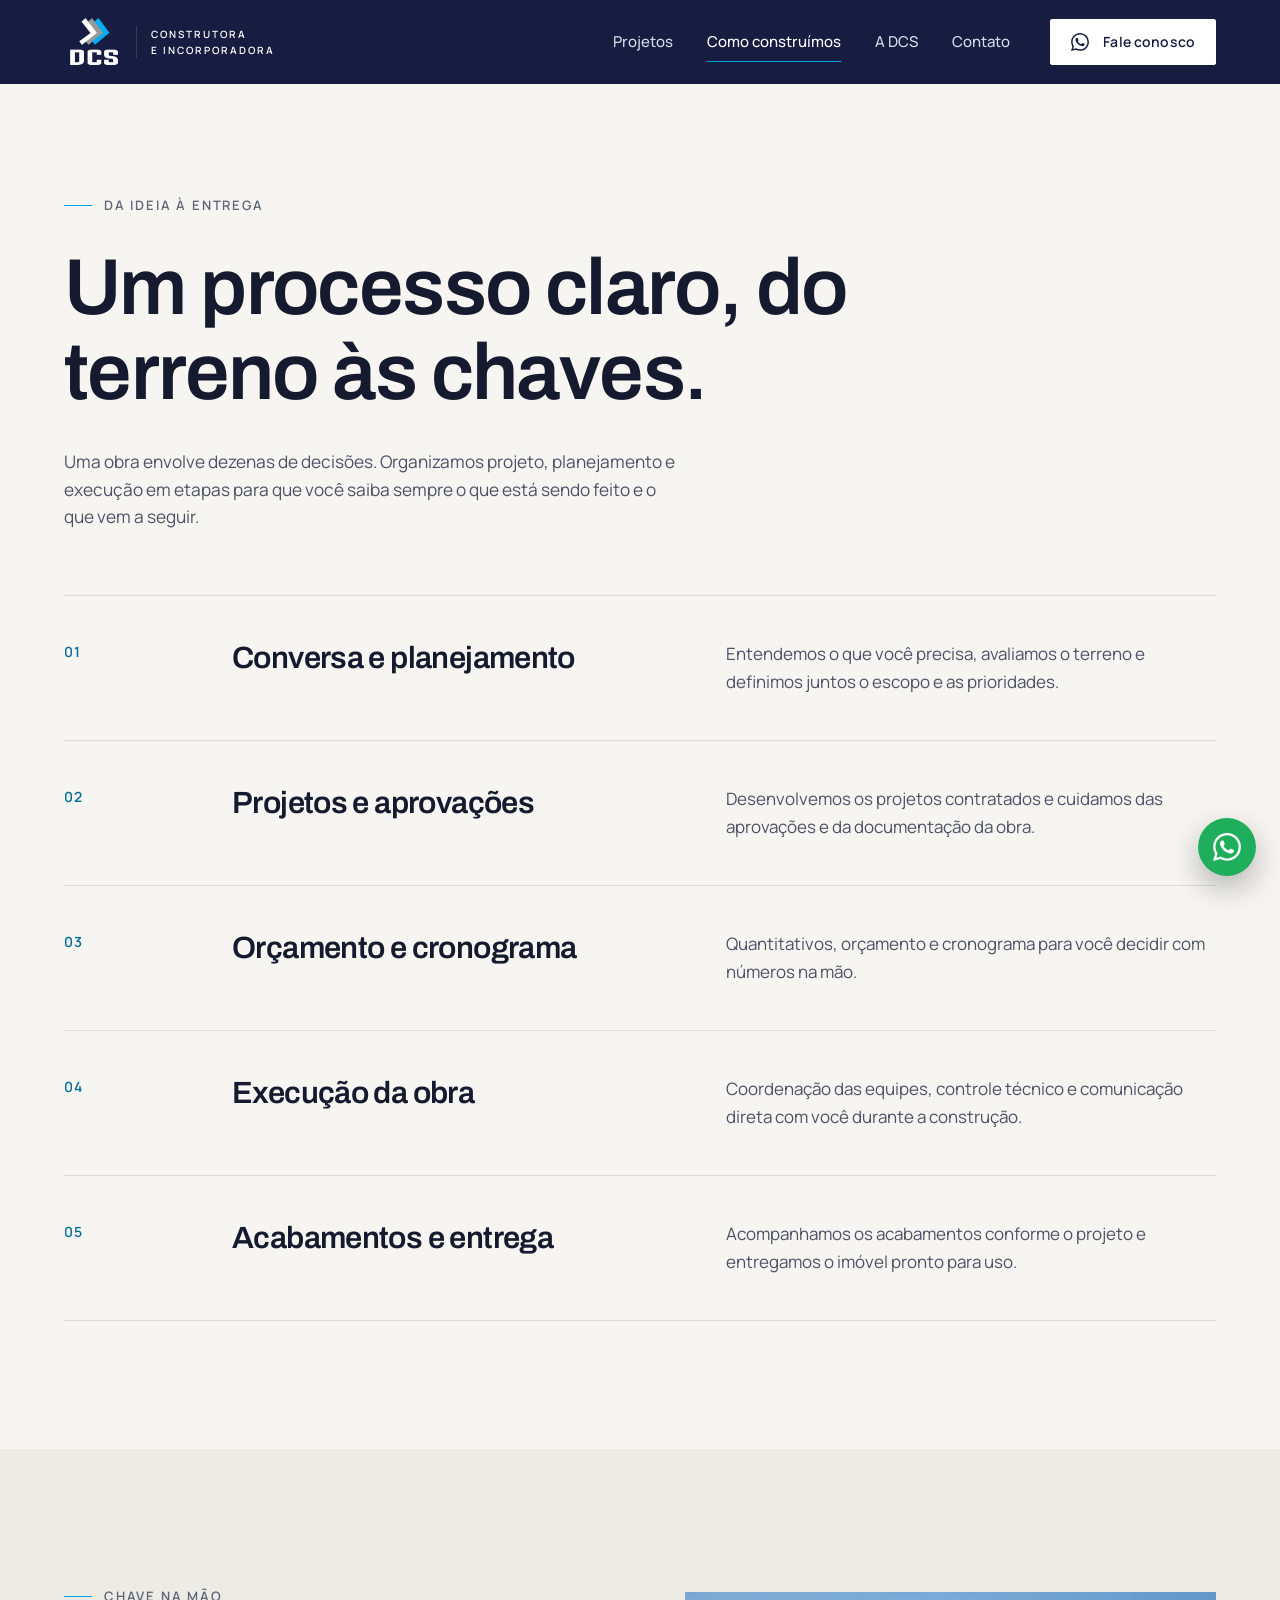
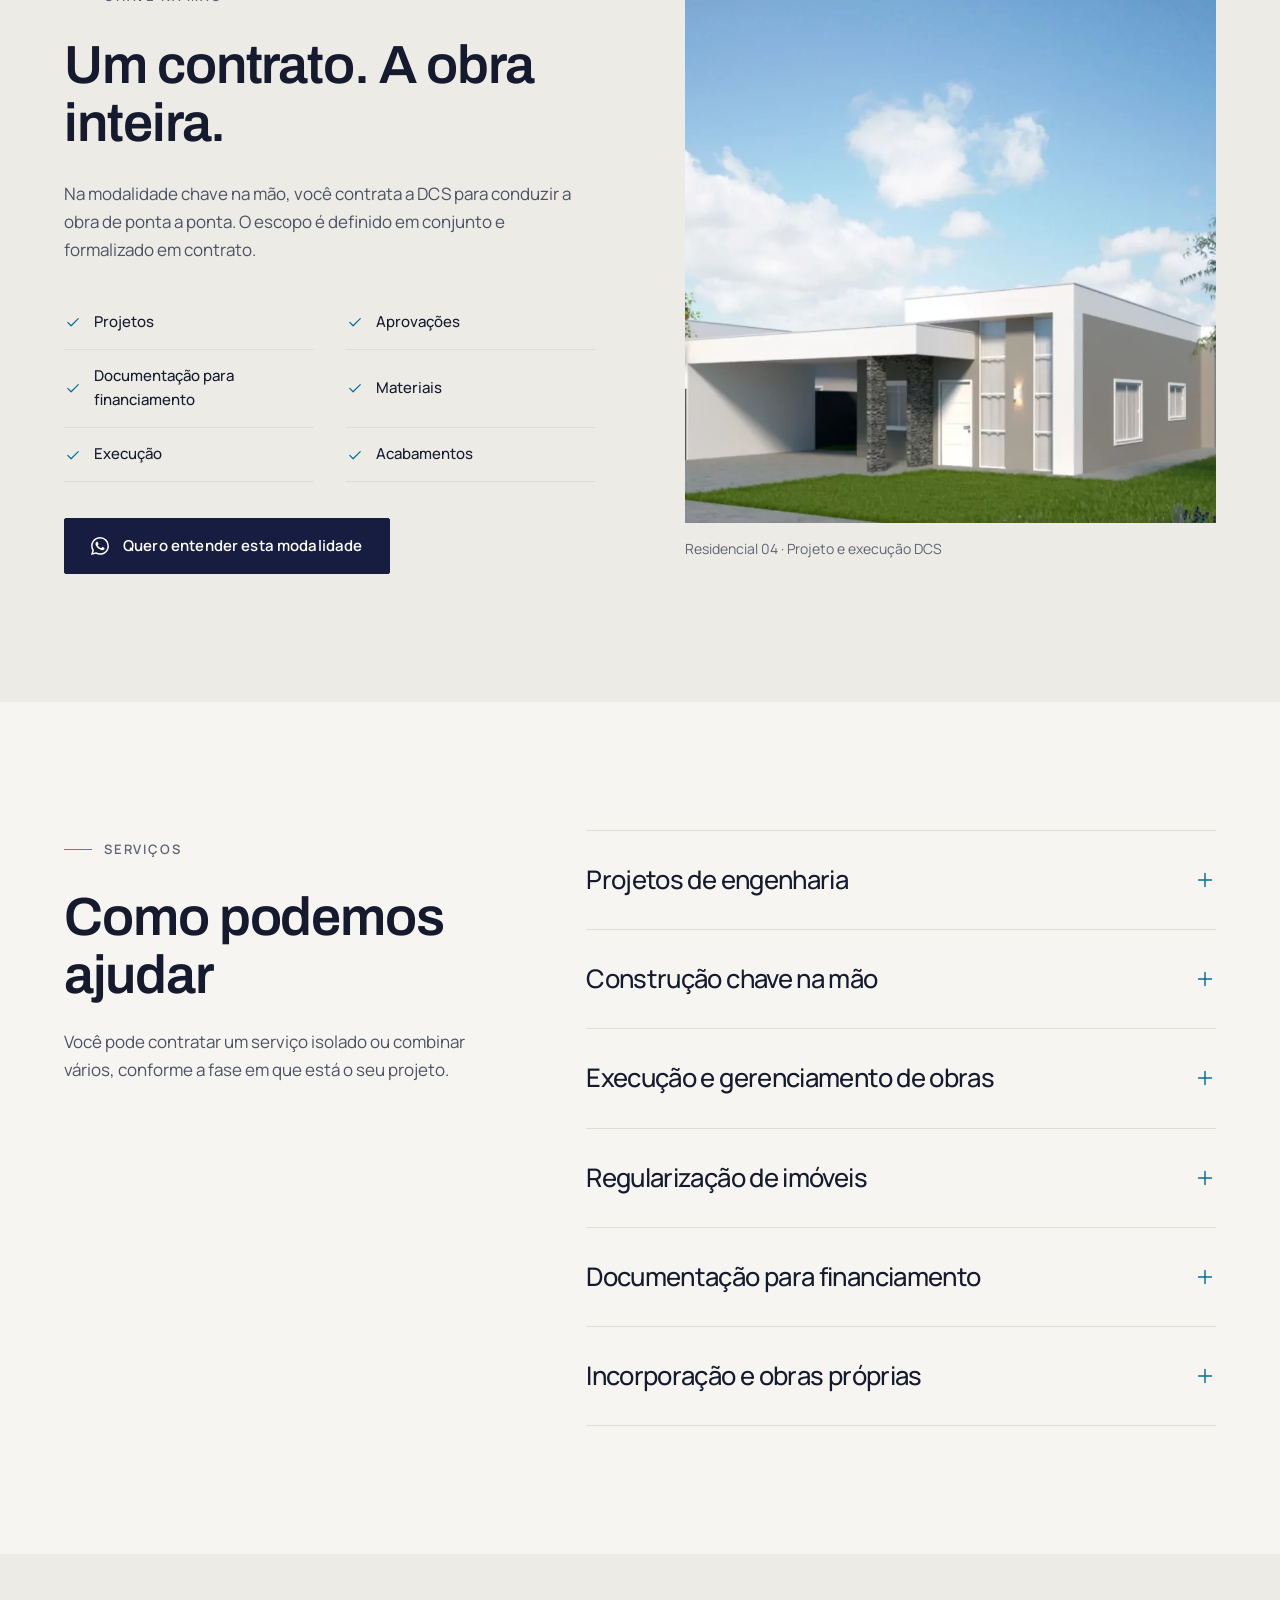
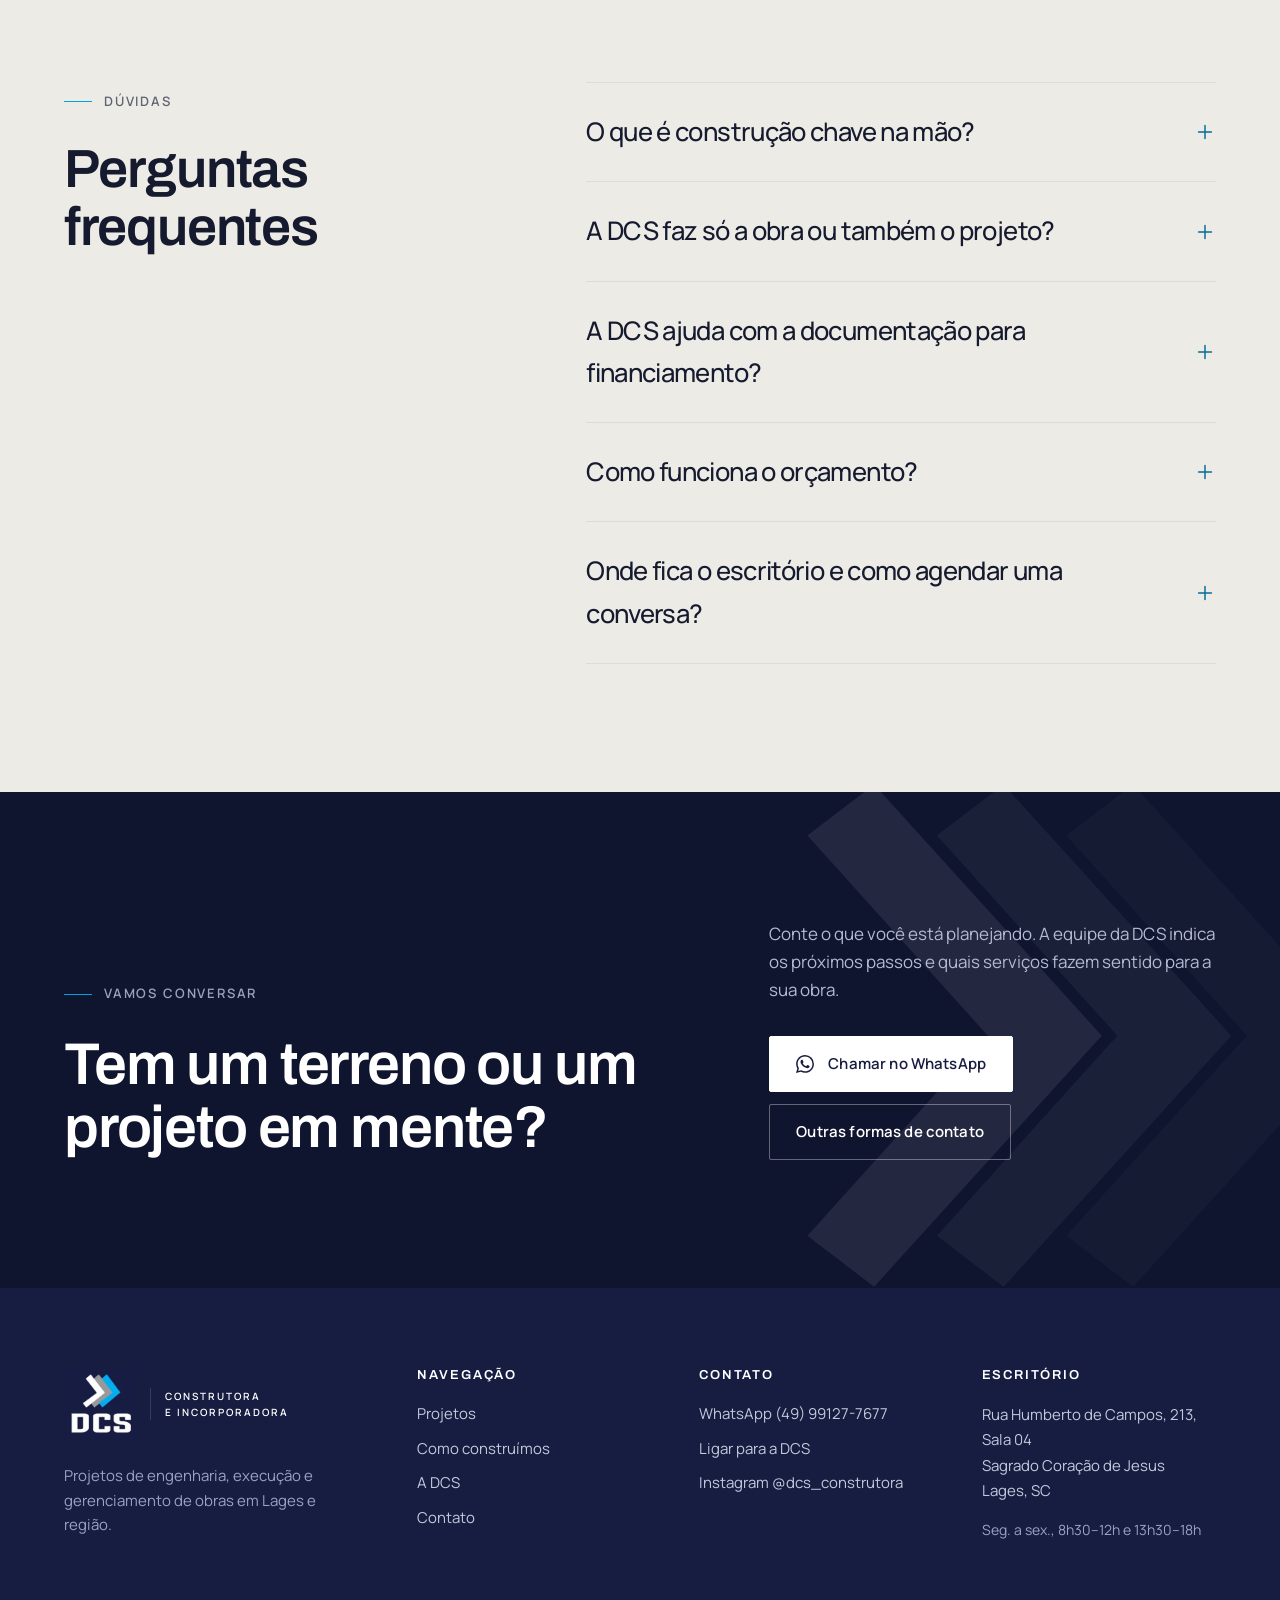
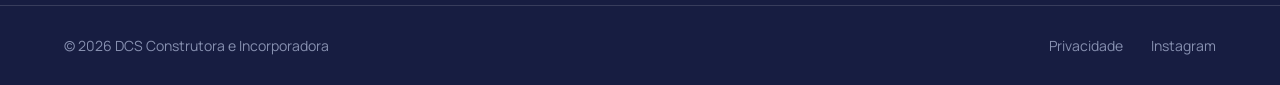
<file: como-construimos/index.html>
<!doctype html>
<html lang="pt-BR">
<head>
  <meta charset="utf-8">
  <meta name="viewport" content="width=device-width, initial-scale=1">
  <title>Como construímos: projeto, obra e entrega | DCS Lages</title>
  <meta name="description" content="Como a DCS conduz uma obra em Lages, SC: conversa, projetos e aprovações, orçamento e cronograma, execução e entrega. Chave na mão e perguntas frequentes.">
  <link rel="canonical" href="https://dcs-construtora.vercel.app/como-construimos/">
  <meta name="theme-color" content="#171d41">
  <meta property="og:type" content="website">
  <meta property="og:locale" content="pt_BR">
  <meta property="og:site_name" content="DCS Construtora e Incorporadora">
  <meta property="og:url" content="https://dcs-construtora.vercel.app/como-construimos/">
  <meta property="og:title" content="Como construímos: projeto, obra e entrega | DCS Lages">
  <meta property="og:description" content="Como a DCS conduz uma obra em Lages, SC: conversa, projetos e aprovações, orçamento e cronograma, execução e entrega. Chave na mão e perguntas frequentes.">
  <meta property="og:image" content="https://dcs-construtora.vercel.app/assets/og-image.jpg">
  <meta property="og:image:width" content="1200">
  <meta property="og:image:height" content="630">
  <meta property="og:image:alt" content="DCS Construtora e Incorporadora, Lages, SC">
  <meta name="twitter:card" content="summary_large_image">
  <meta name="twitter:title" content="Como construímos: projeto, obra e entrega | DCS Lages">
  <meta name="twitter:description" content="Como a DCS conduz uma obra em Lages, SC: conversa, projetos e aprovações, orçamento e cronograma, execução e entrega. Chave na mão e perguntas frequentes.">
  <meta name="twitter:image" content="https://dcs-construtora.vercel.app/assets/og-image.jpg">
  <link rel="icon" type="image/png" href="../assets/favicon.png">
  <link rel="apple-touch-icon" href="../assets/apple-touch-icon.png">
  <link rel="preload" href="../assets/archivo-latin-wght-normal.woff2" as="font" type="font/woff2" crossorigin>
  <link rel="stylesheet" href="../style.css?v=dbbcf68b">
  <script src="../app.js?v=625939c6" defer></script>
  <script type="application/ld+json">
  {
    "@context": "https://schema.org",
    "@graph": [
      {
        "@type": "WebPage",
        "@id": "https://dcs-construtora.vercel.app/como-construimos/#pagina",
        "url": "https://dcs-construtora.vercel.app/como-construimos/",
        "name": "Como construímos: projeto, obra e entrega | DCS Lages",
        "description": "Como a DCS conduz uma obra em Lages, SC: conversa, projetos e aprovações, orçamento e cronograma, execução e entrega. Chave na mão e perguntas frequentes.",
        "isPartOf": {
          "@id": "https://dcs-construtora.vercel.app/#site"
        },
        "about": {
          "@id": "https://dcs-construtora.vercel.app/#organizacao"
        },
        "inLanguage": "pt-BR"
      },
      {
        "@type": "FAQPage",
        "@id": "https://dcs-construtora.vercel.app/como-construimos/#faq",
        "mainEntity": [
          {
            "@type": "Question",
            "name": "O que é construção chave na mão?",
            "acceptedAnswer": {
              "@type": "Answer",
              "text": "Na modalidade chave na mão, você contrata a DCS para conduzir a obra de ponta a ponta. A contratação pode reunir projetos, aprovações, documentação para financiamento, materiais, execução e acabamentos. O escopo é definido em conjunto e formalizado em contrato."
            }
          },
          {
            "@type": "Question",
            "name": "A DCS faz só a obra ou também o projeto?",
            "acceptedAnswer": {
              "@type": "Answer",
              "text": "A DCS reúne projetos, execução e gerenciamento. Você pode contratar um serviço isolado ou combinar vários, conforme a fase em que está o seu projeto. Nos projetos arquitetônicos, estruturais, elétricos e hidrossanitários, cada contratação pode incluir só a disciplina de que você precisa ou o conjunto completo, já compatibilizado."
            }
          },
          {
            "@type": "Question",
            "name": "A DCS ajuda com a documentação para financiamento?",
            "acceptedAnswer": {
              "@type": "Answer",
              "text": "Sim. A DCS prepara memoriais descritivos, cronogramas físico-financeiros e documentos técnicos para a análise do banco. A aprovação do crédito depende da instituição financeira."
            }
          },
          {
            "@type": "Question",
            "name": "Como funciona o orçamento?",
            "acceptedAnswer": {
              "@type": "Answer",
              "text": "Na etapa de orçamento e cronograma, a DCS levanta quantitativos, orçamento e cronograma para você decidir com números na mão. Escopo, materiais e valores dependem de proposta e contrato específicos."
            }
          },
          {
            "@type": "Question",
            "name": "Onde fica o escritório e como agendar uma conversa?",
            "acceptedAnswer": {
              "@type": "Answer",
              "text": "O escritório fica na Rua Humberto de Campos, 213, Sala 04, no Sagrado Coração de Jesus, em Lages, SC. O atendimento é de segunda a sexta, das 8h30 às 12h e das 13h30 às 18h. Para atendimento presencial, combine o horário com a equipe pelo WhatsApp (49) 99127-7677."
            }
          }
        ]
      }
    ]
  }
  </script>
</head>
<body>
  <a class="skip-link" href="#conteudo">Pular para o conteúdo</a>

  <header class="site-header">
    <div class="container site-header__inner">
      <a class="brand" href="../" aria-label="DCS Construtora e Incorporadora, página inicial">
        <img src="../assets/logo.webp" alt="" width="192" height="192">
        <span class="brand__name">Construtora<br>e Incorporadora</span>
      </a>
      <nav class="nav" aria-label="Principal">
        <a href="../projetos/">Projetos</a><a href="../como-construimos/" aria-current="page">Como construímos</a><a href="../a-dcs/">A DCS</a><a href="../contato/">Contato</a>
      </nav>
      <a class="btn btn--light" href="https://wa.me/5549991277677?text=Ol%C3%A1%2C%20DCS!%20Gostaria%20de%20conversar%20sobre%20um%20projeto." target="_blank" rel="noopener"><svg class="icon icon--fill" viewBox="0 0 24 24" aria-hidden="true"><path d="M17.472 14.382c-.297-.149-1.758-.867-2.03-.967-.273-.099-.471-.148-.67.15-.197.297-.767.966-.94 1.164-.173.199-.347.223-.644.075-.297-.15-1.255-.463-2.39-1.475-.883-.788-1.48-1.761-1.653-2.059-.173-.297-.018-.458.13-.606.134-.133.298-.347.446-.52.149-.174.198-.298.298-.497.099-.198.05-.371-.025-.52-.075-.149-.669-1.612-.916-2.207-.242-.579-.487-.5-.669-.51-.173-.008-.371-.01-.57-.01-.198 0-.52.074-.792.372-.272.297-1.04 1.016-1.04 2.479 0 1.462 1.065 2.875 1.213 3.074.149.198 2.096 3.2 5.077 4.487.709.306 1.262.489 1.694.625.712.227 1.36.195 1.871.118.571-.085 1.758-.719 2.006-1.413.248-.694.248-1.289.173-1.413-.074-.124-.272-.198-.57-.347m-5.421 7.403h-.004a9.87 9.87 0 0 1-5.031-1.378l-.361-.214-3.741.982.998-3.648-.235-.374a9.86 9.86 0 0 1-1.51-5.26c.001-5.45 4.436-9.884 9.888-9.884 2.64 0 5.122 1.03 6.988 2.898a9.825 9.825 0 0 1 2.893 6.994c-.003 5.45-4.437 9.884-9.885 9.884m8.413-18.297A11.815 11.815 0 0 0 12.05 0C5.495 0 .16 5.335.157 11.892c0 2.096.547 4.142 1.588 5.945L.057 24l6.305-1.654a11.882 11.882 0 0 0 5.683 1.448h.005c6.554 0 11.89-5.335 11.893-11.893a11.821 11.821 0 0 0-3.48-8.413Z"/></svg>Fale conosco</a>
      <button class="menu-toggle" type="button" aria-expanded="false" aria-controls="mobile-menu">
        <span class="menu-toggle__label">Menu</span>
        <span class="menu-toggle__bars" aria-hidden="true"></span>
      </button>
    </div>
  </header>

  <div class="mobile-menu" id="mobile-menu" hidden>
    <nav aria-label="Menu">
      <a href="../">Início<svg class="icon" viewBox="0 0 24 24" aria-hidden="true"><path d="M4 12h16M14 6l6 6-6 6"/></svg></a>
      <a href="../projetos/">Projetos<svg class="icon" viewBox="0 0 24 24" aria-hidden="true"><path d="M4 12h16M14 6l6 6-6 6"/></svg></a><a href="../como-construimos/" aria-current="page">Como construímos<svg class="icon" viewBox="0 0 24 24" aria-hidden="true"><path d="M4 12h16M14 6l6 6-6 6"/></svg></a><a href="../a-dcs/">A DCS<svg class="icon" viewBox="0 0 24 24" aria-hidden="true"><path d="M4 12h16M14 6l6 6-6 6"/></svg></a><a href="../contato/">Contato<svg class="icon" viewBox="0 0 24 24" aria-hidden="true"><path d="M4 12h16M14 6l6 6-6 6"/></svg></a>
    </nav>
    <div class="mobile-menu__footer">
      <a class="btn btn--light" href="https://wa.me/5549991277677?text=Ol%C3%A1%2C%20DCS!%20Gostaria%20de%20conversar%20sobre%20um%20projeto." target="_blank" rel="noopener"><svg class="icon icon--fill" viewBox="0 0 24 24" aria-hidden="true"><path d="M17.472 14.382c-.297-.149-1.758-.867-2.03-.967-.273-.099-.471-.148-.67.15-.197.297-.767.966-.94 1.164-.173.199-.347.223-.644.075-.297-.15-1.255-.463-2.39-1.475-.883-.788-1.48-1.761-1.653-2.059-.173-.297-.018-.458.13-.606.134-.133.298-.347.446-.52.149-.174.198-.298.298-.497.099-.198.05-.371-.025-.52-.075-.149-.669-1.612-.916-2.207-.242-.579-.487-.5-.669-.51-.173-.008-.371-.01-.57-.01-.198 0-.52.074-.792.372-.272.297-1.04 1.016-1.04 2.479 0 1.462 1.065 2.875 1.213 3.074.149.198 2.096 3.2 5.077 4.487.709.306 1.262.489 1.694.625.712.227 1.36.195 1.871.118.571-.085 1.758-.719 2.006-1.413.248-.694.248-1.289.173-1.413-.074-.124-.272-.198-.57-.347m-5.421 7.403h-.004a9.87 9.87 0 0 1-5.031-1.378l-.361-.214-3.741.982.998-3.648-.235-.374a9.86 9.86 0 0 1-1.51-5.26c.001-5.45 4.436-9.884 9.888-9.884 2.64 0 5.122 1.03 6.988 2.898a9.825 9.825 0 0 1 2.893 6.994c-.003 5.45-4.437 9.884-9.885 9.884m8.413-18.297A11.815 11.815 0 0 0 12.05 0C5.495 0 .16 5.335.157 11.892c0 2.096.547 4.142 1.588 5.945L.057 24l6.305-1.654a11.882 11.882 0 0 0 5.683 1.448h.005c6.554 0 11.89-5.335 11.893-11.893a11.821 11.821 0 0 0-3.48-8.413Z"/></svg>Conversar pelo WhatsApp</a>
      <p>(49) 99127-7677 · Lages, SC</p>
    </div>
  </div>

  <main id="conteudo">
    <section class="page-head">
      <div class="container">
        <span class="eyebrow">Da ideia à entrega</span>
        <h1>Um processo claro, do terreno às chaves.</h1>
        <p class="lead">Uma obra envolve dezenas de decisões. Organizamos projeto, planejamento e execução em etapas para que você saiba sempre o que está sendo feito e o que vem a seguir.</p>
      </div>
    </section>

    <section class="section" style="padding-top:0" aria-label="Etapas">
      <div class="container">
        <ol class="steps">
          <li class="step" data-reveal>
            <span class="step__num">01</span>
            <h3>Conversa e planejamento</h3>
            <p>Entendemos o que você precisa, avaliamos o terreno e definimos juntos o escopo e as prioridades.</p>
          </li>
          <li class="step" data-reveal>
            <span class="step__num">02</span>
            <h3>Projetos e aprovações</h3>
            <p>Desenvolvemos os projetos contratados e cuidamos das aprovações e da documentação da obra.</p>
          </li>
          <li class="step" data-reveal>
            <span class="step__num">03</span>
            <h3>Orçamento e cronograma</h3>
            <p>Quantitativos, orçamento e cronograma para você decidir com números na mão.</p>
          </li>
          <li class="step" data-reveal>
            <span class="step__num">04</span>
            <h3>Execução da obra</h3>
            <p>Coordenação das equipes, controle técnico e comunicação direta com você durante a construção.</p>
          </li>
          <li class="step" data-reveal>
            <span class="step__num">05</span>
            <h3>Acabamentos e entrega</h3>
            <p>Acompanhamos os acabamentos conforme o projeto e entregamos o imóvel pronto para uso.</p>
          </li>
        </ol>
      </div>
    </section>

    <section class="section section--alt" aria-labelledby="chave-title">
      <div class="container split split--reverse">
        <figure class="split__media" data-reveal>
          <img src="../assets/residencial4.1.webp" alt="Residencial 04, casa térrea com projeto e execução da DCS" width="820" height="805" loading="lazy" decoding="async">
          <figcaption>Residencial 04 · Projeto e execução DCS</figcaption>
        </figure>
        <div class="split__body" data-reveal>
          <span class="eyebrow">Chave na mão</span>
          <h2 id="chave-title">Um contrato. A obra inteira.</h2>
          <p>Na modalidade chave na mão, você contrata a DCS para conduzir a obra de ponta a ponta. O escopo é definido em conjunto e formalizado em contrato.</p>
          <ul class="check-list"><li><svg class="icon" viewBox="0 0 24 24" aria-hidden="true"><path d="m5 12.5 4.5 4.5L19 7.5"/></svg>Projetos</li><li><svg class="icon" viewBox="0 0 24 24" aria-hidden="true"><path d="m5 12.5 4.5 4.5L19 7.5"/></svg>Aprovações</li><li><svg class="icon" viewBox="0 0 24 24" aria-hidden="true"><path d="m5 12.5 4.5 4.5L19 7.5"/></svg>Documentação para financiamento</li><li><svg class="icon" viewBox="0 0 24 24" aria-hidden="true"><path d="m5 12.5 4.5 4.5L19 7.5"/></svg>Materiais</li><li><svg class="icon" viewBox="0 0 24 24" aria-hidden="true"><path d="m5 12.5 4.5 4.5L19 7.5"/></svg>Execução</li><li><svg class="icon" viewBox="0 0 24 24" aria-hidden="true"><path d="m5 12.5 4.5 4.5L19 7.5"/></svg>Acabamentos</li></ul>
          <a class="btn" href="https://wa.me/5549991277677?text=Ol%C3%A1%2C%20DCS%21%20Quero%20entender%20como%20funciona%20a%20constru%C3%A7%C3%A3o%20chave%20na%20m%C3%A3o." target="_blank" rel="noopener"><svg class="icon icon--fill" viewBox="0 0 24 24" aria-hidden="true"><path d="M17.472 14.382c-.297-.149-1.758-.867-2.03-.967-.273-.099-.471-.148-.67.15-.197.297-.767.966-.94 1.164-.173.199-.347.223-.644.075-.297-.15-1.255-.463-2.39-1.475-.883-.788-1.48-1.761-1.653-2.059-.173-.297-.018-.458.13-.606.134-.133.298-.347.446-.52.149-.174.198-.298.298-.497.099-.198.05-.371-.025-.52-.075-.149-.669-1.612-.916-2.207-.242-.579-.487-.5-.669-.51-.173-.008-.371-.01-.57-.01-.198 0-.52.074-.792.372-.272.297-1.04 1.016-1.04 2.479 0 1.462 1.065 2.875 1.213 3.074.149.198 2.096 3.2 5.077 4.487.709.306 1.262.489 1.694.625.712.227 1.36.195 1.871.118.571-.085 1.758-.719 2.006-1.413.248-.694.248-1.289.173-1.413-.074-.124-.272-.198-.57-.347m-5.421 7.403h-.004a9.87 9.87 0 0 1-5.031-1.378l-.361-.214-3.741.982.998-3.648-.235-.374a9.86 9.86 0 0 1-1.51-5.26c.001-5.45 4.436-9.884 9.888-9.884 2.64 0 5.122 1.03 6.988 2.898a9.825 9.825 0 0 1 2.893 6.994c-.003 5.45-4.437 9.884-9.885 9.884m8.413-18.297A11.815 11.815 0 0 0 12.05 0C5.495 0 .16 5.335.157 11.892c0 2.096.547 4.142 1.588 5.945L.057 24l6.305-1.654a11.882 11.882 0 0 0 5.683 1.448h.005c6.554 0 11.89-5.335 11.893-11.893a11.821 11.821 0 0 0-3.48-8.413Z"/></svg>Quero entender esta modalidade</a>
        </div>
      </div>
    </section>

    <section class="section" aria-labelledby="servicos-title">
      <div class="container services-layout">
        <div>
          <span class="eyebrow">Serviços</span>
          <h2 id="servicos-title">Como podemos ajudar</h2>
          <p>Você pode contratar um serviço isolado ou combinar vários, conforme a fase em que está o seu projeto.</p>
        </div>
        <div class="accordion">
          <details>
            <summary>Projetos de engenharia<svg class="icon" viewBox="0 0 24 24" aria-hidden="true"><path d="M12 5v14M5 12h14"/></svg></summary>
            <p>Projetos arquitetônicos, estruturais, elétricos e hidrossanitários. Cada contratação pode incluir só a disciplina de que você precisa ou o conjunto completo, já compatibilizado.</p>
          </details>
          <details>
            <summary>Construção chave na mão<svg class="icon" viewBox="0 0 24 24" aria-hidden="true"><path d="M12 5v14M5 12h14"/></svg></summary>
            <p>Projetos, aprovações, documentação para financiamento, materiais, execução e acabamentos reunidos em um único contrato, com escopo definido com você.</p>
          </details>
          <details>
            <summary>Execução e gerenciamento de obras<svg class="icon" viewBox="0 0 24 24" aria-hidden="true"><path d="M12 5v14M5 12h14"/></svg></summary>
            <p>Obras residenciais, comerciais e industriais. Organizamos as etapas, coordenamos as equipes e fazemos o acompanhamento técnico até a entrega.</p>
          </details>
          <details>
            <summary>Regularização de imóveis<svg class="icon" viewBox="0 0 24 24" aria-hidden="true"><path d="M12 5v14M5 12h14"/></svg></summary>
            <p>Analisamos a situação do imóvel e indicamos os projetos e documentos necessários. Os requisitos variam conforme as exigências de cada órgão.</p>
          </details>
          <details>
            <summary>Documentação para financiamento<svg class="icon" viewBox="0 0 24 24" aria-hidden="true"><path d="M12 5v14M5 12h14"/></svg></summary>
            <p>Memoriais descritivos, cronogramas físico-financeiros e documentos técnicos para a análise do banco. A aprovação do crédito depende da instituição financeira.</p>
          </details>
          <details>
            <summary>Incorporação e obras próprias<svg class="icon" viewBox="0 0 24 24" aria-hidden="true"><path d="M12 5v14M5 12h14"/></svg></summary>
            <p>A DCS também desenvolve empreendimentos próprios. Fale com a equipe para saber das unidades e projetos em andamento.</p>
          </details>
        </div>
      </div>
    </section>

    <section class="section section--alt" aria-labelledby="faq-title">
      <div class="container services-layout">
        <div>
          <span class="eyebrow">Dúvidas</span>
          <h2 id="faq-title">Perguntas frequentes</h2>
        </div>
        <div class="accordion">
          <details>
            <summary>O que é construção chave na mão?<svg class="icon" viewBox="0 0 24 24" aria-hidden="true"><path d="M12 5v14M5 12h14"/></svg></summary>
            <p>Na modalidade chave na mão, você contrata a DCS para conduzir a obra de ponta a ponta. A contratação pode reunir projetos, aprovações, documentação para financiamento, materiais, execução e acabamentos. O escopo é definido em conjunto e formalizado em contrato.</p>
          </details>
          <details>
            <summary>A DCS faz só a obra ou também o projeto?<svg class="icon" viewBox="0 0 24 24" aria-hidden="true"><path d="M12 5v14M5 12h14"/></svg></summary>
            <p>A DCS reúne projetos, execução e gerenciamento. Você pode contratar um serviço isolado ou combinar vários, conforme a fase em que está o seu projeto. Nos projetos arquitetônicos, estruturais, elétricos e hidrossanitários, cada contratação pode incluir só a disciplina de que você precisa ou o conjunto completo, já compatibilizado.</p>
          </details>
          <details>
            <summary>A DCS ajuda com a documentação para financiamento?<svg class="icon" viewBox="0 0 24 24" aria-hidden="true"><path d="M12 5v14M5 12h14"/></svg></summary>
            <p>Sim. A DCS prepara memoriais descritivos, cronogramas físico-financeiros e documentos técnicos para a análise do banco. A aprovação do crédito depende da instituição financeira.</p>
          </details>
          <details>
            <summary>Como funciona o orçamento?<svg class="icon" viewBox="0 0 24 24" aria-hidden="true"><path d="M12 5v14M5 12h14"/></svg></summary>
            <p>Na etapa de orçamento e cronograma, a DCS levanta quantitativos, orçamento e cronograma para você decidir com números na mão. Escopo, materiais e valores dependem de proposta e contrato específicos.</p>
          </details>
          <details>
            <summary>Onde fica o escritório e como agendar uma conversa?<svg class="icon" viewBox="0 0 24 24" aria-hidden="true"><path d="M12 5v14M5 12h14"/></svg></summary>
            <p>O escritório fica na Rua Humberto de Campos, 213, Sala 04, no Sagrado Coração de Jesus, em Lages, SC. O atendimento é de segunda a sexta, das 8h30 às 12h e das 13h30 às 18h. Para atendimento presencial, combine o horário com a equipe pelo WhatsApp (49) 99127-7677.</p>
          </details>
        </div>
      </div>
    </section>

    <section class="cta section" aria-labelledby="cta-title">
      <div class="container cta__inner">
        <div>
          <span class="eyebrow">Vamos conversar</span>
          <h2 id="cta-title">Tem um terreno ou um projeto em mente?</h2>
        </div>
        <div>
          <p>Conte o que você está planejando. A equipe da DCS indica os próximos passos e quais serviços fazem sentido para a sua obra.</p>
          <div class="btn-row">
            <a class="btn btn--light" href="https://wa.me/5549991277677?text=Ol%C3%A1%2C%20DCS!%20Gostaria%20de%20conversar%20sobre%20um%20projeto." target="_blank" rel="noopener"><svg class="icon icon--fill" viewBox="0 0 24 24" aria-hidden="true"><path d="M17.472 14.382c-.297-.149-1.758-.867-2.03-.967-.273-.099-.471-.148-.67.15-.197.297-.767.966-.94 1.164-.173.199-.347.223-.644.075-.297-.15-1.255-.463-2.39-1.475-.883-.788-1.48-1.761-1.653-2.059-.173-.297-.018-.458.13-.606.134-.133.298-.347.446-.52.149-.174.198-.298.298-.497.099-.198.05-.371-.025-.52-.075-.149-.669-1.612-.916-2.207-.242-.579-.487-.5-.669-.51-.173-.008-.371-.01-.57-.01-.198 0-.52.074-.792.372-.272.297-1.04 1.016-1.04 2.479 0 1.462 1.065 2.875 1.213 3.074.149.198 2.096 3.2 5.077 4.487.709.306 1.262.489 1.694.625.712.227 1.36.195 1.871.118.571-.085 1.758-.719 2.006-1.413.248-.694.248-1.289.173-1.413-.074-.124-.272-.198-.57-.347m-5.421 7.403h-.004a9.87 9.87 0 0 1-5.031-1.378l-.361-.214-3.741.982.998-3.648-.235-.374a9.86 9.86 0 0 1-1.51-5.26c.001-5.45 4.436-9.884 9.888-9.884 2.64 0 5.122 1.03 6.988 2.898a9.825 9.825 0 0 1 2.893 6.994c-.003 5.45-4.437 9.884-9.885 9.884m8.413-18.297A11.815 11.815 0 0 0 12.05 0C5.495 0 .16 5.335.157 11.892c0 2.096.547 4.142 1.588 5.945L.057 24l6.305-1.654a11.882 11.882 0 0 0 5.683 1.448h.005c6.554 0 11.89-5.335 11.893-11.893a11.821 11.821 0 0 0-3.48-8.413Z"/></svg>Chamar no WhatsApp</a>
            <a class="btn btn--ghost" href="../contato/">Outras formas de contato</a>
          </div>
        </div>
      </div>
    </section>
  </main>

  <footer class="site-footer">
    <div class="container site-footer__top">
      <div>
        <a class="brand" href="../" aria-label="DCS Construtora e Incorporadora, página inicial">
          <img src="../assets/logo.webp" alt="" width="192" height="192" loading="lazy">
          <span class="brand__name">Construtora<br>e Incorporadora</span>
        </a>
        <p class="site-footer__tagline">Projetos de engenharia, execução e gerenciamento de obras em Lages e região.</p>
      </div>
      <div>
        <h2>Navegação</h2>
        <ul>
          <li><a href="../projetos/">Projetos</a></li>
          <li><a href="../como-construimos/">Como construímos</a></li>
          <li><a href="../a-dcs/">A DCS</a></li>
          <li><a href="../contato/">Contato</a></li>
        </ul>
      </div>
      <div>
        <h2>Contato</h2>
        <ul>
          <li><a href="https://wa.me/5549991277677?text=Ol%C3%A1%2C%20DCS!%20Gostaria%20de%20conversar%20sobre%20um%20projeto." target="_blank" rel="noopener">WhatsApp (49) 99127-7677</a></li>
          <li><a href="tel:+5549991277677">Ligar para a DCS</a></li>
          <li><a href="https://www.instagram.com/dcs_construtora/" target="_blank" rel="noopener">Instagram @dcs_construtora</a></li>
        </ul>
      </div>
      <div>
        <h2>Escritório</h2>
        <address>
          <a href="https://www.google.com/maps/search/?api=1&amp;query=Rua+Humberto+de+Campos+213+Lages+SC" target="_blank" rel="noopener">Rua Humberto de Campos, 213, Sala 04<br>Sagrado Coração de Jesus<br>Lages, SC</a>
        </address>
        <p style="margin-top:14px;color:#9aa2c0;font-size:14px">Seg. a sex., 8h30–12h e 13h30–18h</p>
      </div>
    </div>
    <div class="container site-footer__bottom">
      <span>© <span data-year>2026</span> DCS Construtora e Incorporadora</span>
      <nav aria-label="Rodapé">
        <a href="../privacidade/">Privacidade</a>
        <a href="https://www.instagram.com/dcs_construtora/" target="_blank" rel="noopener">Instagram</a>
      </nav>
    </div>
  </footer>

  <a class="wa-float" href="https://wa.me/5549991277677?text=Ol%C3%A1%2C%20DCS!%20Gostaria%20de%20conversar%20sobre%20um%20projeto." target="_blank" rel="noopener" aria-label="Conversar com a DCS pelo WhatsApp"><svg class="icon icon--fill" viewBox="0 0 24 24" aria-hidden="true"><path d="M17.472 14.382c-.297-.149-1.758-.867-2.03-.967-.273-.099-.471-.148-.67.15-.197.297-.767.966-.94 1.164-.173.199-.347.223-.644.075-.297-.15-1.255-.463-2.39-1.475-.883-.788-1.48-1.761-1.653-2.059-.173-.297-.018-.458.13-.606.134-.133.298-.347.446-.52.149-.174.198-.298.298-.497.099-.198.05-.371-.025-.52-.075-.149-.669-1.612-.916-2.207-.242-.579-.487-.5-.669-.51-.173-.008-.371-.01-.57-.01-.198 0-.52.074-.792.372-.272.297-1.04 1.016-1.04 2.479 0 1.462 1.065 2.875 1.213 3.074.149.198 2.096 3.2 5.077 4.487.709.306 1.262.489 1.694.625.712.227 1.36.195 1.871.118.571-.085 1.758-.719 2.006-1.413.248-.694.248-1.289.173-1.413-.074-.124-.272-.198-.57-.347m-5.421 7.403h-.004a9.87 9.87 0 0 1-5.031-1.378l-.361-.214-3.741.982.998-3.648-.235-.374a9.86 9.86 0 0 1-1.51-5.26c.001-5.45 4.436-9.884 9.888-9.884 2.64 0 5.122 1.03 6.988 2.898a9.825 9.825 0 0 1 2.893 6.994c-.003 5.45-4.437 9.884-9.885 9.884m8.413-18.297A11.815 11.815 0 0 0 12.05 0C5.495 0 .16 5.335.157 11.892c0 2.096.547 4.142 1.588 5.945L.057 24l6.305-1.654a11.882 11.882 0 0 0 5.683 1.448h.005c6.554 0 11.89-5.335 11.893-11.893a11.821 11.821 0 0 0-3.48-8.413Z"/></svg></a>
</body>
</html>
</file>
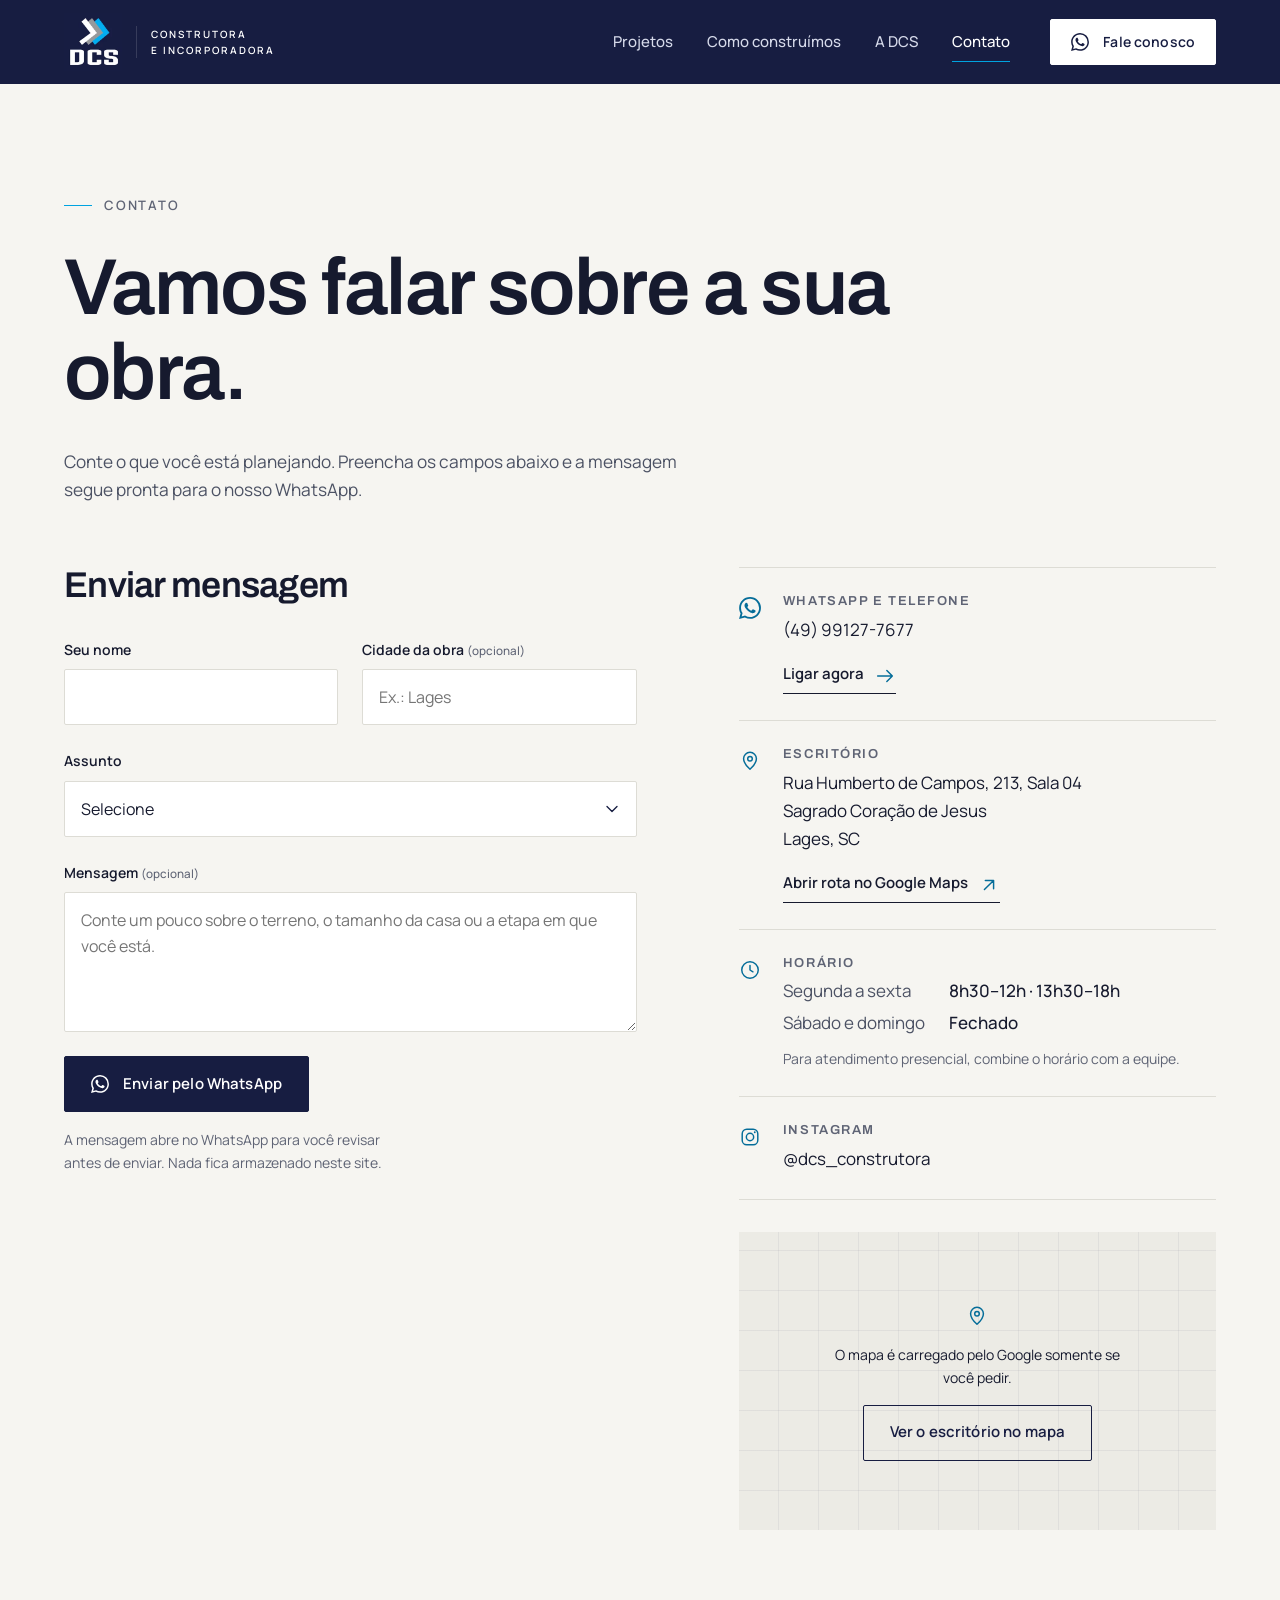
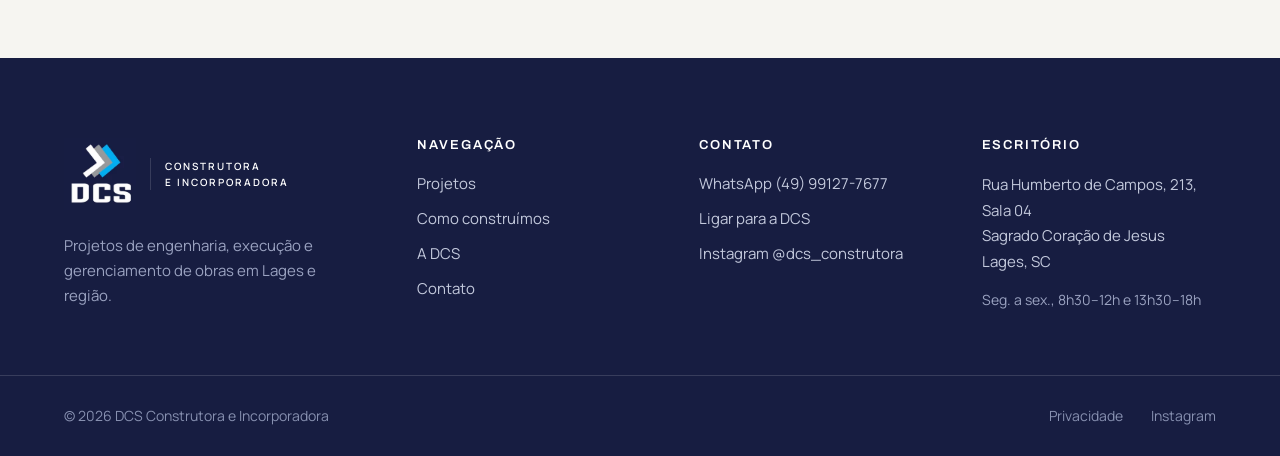
<file: contato/index.html>
<!doctype html>
<html lang="pt-BR">
<head>
  <meta charset="utf-8">
  <meta name="viewport" content="width=device-width, initial-scale=1">
  <title>Contato e endereço da DCS Construtora, Lages SC</title>
  <meta name="description" content="Fale com a DCS Construtora pelo WhatsApp (49) 99127-7677 ou no escritório da Rua Humberto de Campos, 213, Sala 04, em Lages, SC. Segunda a sexta-feira.">
  <link rel="canonical" href="https://dcs-construtora.vercel.app/contato/">
  <meta name="theme-color" content="#171d41">
  <meta property="og:type" content="website">
  <meta property="og:locale" content="pt_BR">
  <meta property="og:site_name" content="DCS Construtora e Incorporadora">
  <meta property="og:url" content="https://dcs-construtora.vercel.app/contato/">
  <meta property="og:title" content="Contato e endereço da DCS Construtora, Lages SC">
  <meta property="og:description" content="Fale com a DCS Construtora pelo WhatsApp (49) 99127-7677 ou no escritório da Rua Humberto de Campos, 213, Sala 04, em Lages, SC. Segunda a sexta-feira.">
  <meta property="og:image" content="https://dcs-construtora.vercel.app/assets/og-image.jpg">
  <meta property="og:image:width" content="1200">
  <meta property="og:image:height" content="630">
  <meta property="og:image:alt" content="DCS Construtora e Incorporadora, Lages, SC">
  <meta name="twitter:card" content="summary_large_image">
  <meta name="twitter:title" content="Contato e endereço da DCS Construtora, Lages SC">
  <meta name="twitter:description" content="Fale com a DCS Construtora pelo WhatsApp (49) 99127-7677 ou no escritório da Rua Humberto de Campos, 213, Sala 04, em Lages, SC. Segunda a sexta-feira.">
  <meta name="twitter:image" content="https://dcs-construtora.vercel.app/assets/og-image.jpg">
  <link rel="icon" type="image/png" href="../assets/favicon.png">
  <link rel="apple-touch-icon" href="../assets/apple-touch-icon.png">
  <link rel="preload" href="../assets/archivo-latin-wght-normal.woff2" as="font" type="font/woff2" crossorigin>
  <link rel="stylesheet" href="../style.css?v=dbbcf68b">
  <script src="../app.js?v=625939c6" defer></script>
  <script type="application/ld+json">
  {
    "@context": "https://schema.org",
    "@graph": [
      {
        "@type": "ContactPage",
        "@id": "https://dcs-construtora.vercel.app/contato/#pagina",
        "url": "https://dcs-construtora.vercel.app/contato/",
        "name": "Contato e endereço da DCS Construtora, Lages SC",
        "description": "Fale com a DCS Construtora pelo WhatsApp (49) 99127-7677 ou no escritório da Rua Humberto de Campos, 213, Sala 04, em Lages, SC. Segunda a sexta-feira.",
        "isPartOf": {
          "@id": "https://dcs-construtora.vercel.app/#site"
        },
        "about": {
          "@id": "https://dcs-construtora.vercel.app/#organizacao"
        },
        "inLanguage": "pt-BR"
      }
    ]
  }
  </script>
</head>
<body>
  <a class="skip-link" href="#conteudo">Pular para o conteúdo</a>

  <header class="site-header">
    <div class="container site-header__inner">
      <a class="brand" href="../" aria-label="DCS Construtora e Incorporadora, página inicial">
        <img src="../assets/logo.webp" alt="" width="192" height="192">
        <span class="brand__name">Construtora<br>e Incorporadora</span>
      </a>
      <nav class="nav" aria-label="Principal">
        <a href="../projetos/">Projetos</a><a href="../como-construimos/">Como construímos</a><a href="../a-dcs/">A DCS</a><a href="../contato/" aria-current="page">Contato</a>
      </nav>
      <a class="btn btn--light" href="https://wa.me/5549991277677?text=Ol%C3%A1%2C%20DCS!%20Gostaria%20de%20conversar%20sobre%20um%20projeto." target="_blank" rel="noopener"><svg class="icon icon--fill" viewBox="0 0 24 24" aria-hidden="true"><path d="M17.472 14.382c-.297-.149-1.758-.867-2.03-.967-.273-.099-.471-.148-.67.15-.197.297-.767.966-.94 1.164-.173.199-.347.223-.644.075-.297-.15-1.255-.463-2.39-1.475-.883-.788-1.48-1.761-1.653-2.059-.173-.297-.018-.458.13-.606.134-.133.298-.347.446-.52.149-.174.198-.298.298-.497.099-.198.05-.371-.025-.52-.075-.149-.669-1.612-.916-2.207-.242-.579-.487-.5-.669-.51-.173-.008-.371-.01-.57-.01-.198 0-.52.074-.792.372-.272.297-1.04 1.016-1.04 2.479 0 1.462 1.065 2.875 1.213 3.074.149.198 2.096 3.2 5.077 4.487.709.306 1.262.489 1.694.625.712.227 1.36.195 1.871.118.571-.085 1.758-.719 2.006-1.413.248-.694.248-1.289.173-1.413-.074-.124-.272-.198-.57-.347m-5.421 7.403h-.004a9.87 9.87 0 0 1-5.031-1.378l-.361-.214-3.741.982.998-3.648-.235-.374a9.86 9.86 0 0 1-1.51-5.26c.001-5.45 4.436-9.884 9.888-9.884 2.64 0 5.122 1.03 6.988 2.898a9.825 9.825 0 0 1 2.893 6.994c-.003 5.45-4.437 9.884-9.885 9.884m8.413-18.297A11.815 11.815 0 0 0 12.05 0C5.495 0 .16 5.335.157 11.892c0 2.096.547 4.142 1.588 5.945L.057 24l6.305-1.654a11.882 11.882 0 0 0 5.683 1.448h.005c6.554 0 11.89-5.335 11.893-11.893a11.821 11.821 0 0 0-3.48-8.413Z"/></svg>Fale conosco</a>
      <button class="menu-toggle" type="button" aria-expanded="false" aria-controls="mobile-menu">
        <span class="menu-toggle__label">Menu</span>
        <span class="menu-toggle__bars" aria-hidden="true"></span>
      </button>
    </div>
  </header>

  <div class="mobile-menu" id="mobile-menu" hidden>
    <nav aria-label="Menu">
      <a href="../">Início<svg class="icon" viewBox="0 0 24 24" aria-hidden="true"><path d="M4 12h16M14 6l6 6-6 6"/></svg></a>
      <a href="../projetos/">Projetos<svg class="icon" viewBox="0 0 24 24" aria-hidden="true"><path d="M4 12h16M14 6l6 6-6 6"/></svg></a><a href="../como-construimos/">Como construímos<svg class="icon" viewBox="0 0 24 24" aria-hidden="true"><path d="M4 12h16M14 6l6 6-6 6"/></svg></a><a href="../a-dcs/">A DCS<svg class="icon" viewBox="0 0 24 24" aria-hidden="true"><path d="M4 12h16M14 6l6 6-6 6"/></svg></a><a href="../contato/" aria-current="page">Contato<svg class="icon" viewBox="0 0 24 24" aria-hidden="true"><path d="M4 12h16M14 6l6 6-6 6"/></svg></a>
    </nav>
    <div class="mobile-menu__footer">
      <a class="btn btn--light" href="https://wa.me/5549991277677?text=Ol%C3%A1%2C%20DCS!%20Gostaria%20de%20conversar%20sobre%20um%20projeto." target="_blank" rel="noopener"><svg class="icon icon--fill" viewBox="0 0 24 24" aria-hidden="true"><path d="M17.472 14.382c-.297-.149-1.758-.867-2.03-.967-.273-.099-.471-.148-.67.15-.197.297-.767.966-.94 1.164-.173.199-.347.223-.644.075-.297-.15-1.255-.463-2.39-1.475-.883-.788-1.48-1.761-1.653-2.059-.173-.297-.018-.458.13-.606.134-.133.298-.347.446-.52.149-.174.198-.298.298-.497.099-.198.05-.371-.025-.52-.075-.149-.669-1.612-.916-2.207-.242-.579-.487-.5-.669-.51-.173-.008-.371-.01-.57-.01-.198 0-.52.074-.792.372-.272.297-1.04 1.016-1.04 2.479 0 1.462 1.065 2.875 1.213 3.074.149.198 2.096 3.2 5.077 4.487.709.306 1.262.489 1.694.625.712.227 1.36.195 1.871.118.571-.085 1.758-.719 2.006-1.413.248-.694.248-1.289.173-1.413-.074-.124-.272-.198-.57-.347m-5.421 7.403h-.004a9.87 9.87 0 0 1-5.031-1.378l-.361-.214-3.741.982.998-3.648-.235-.374a9.86 9.86 0 0 1-1.51-5.26c.001-5.45 4.436-9.884 9.888-9.884 2.64 0 5.122 1.03 6.988 2.898a9.825 9.825 0 0 1 2.893 6.994c-.003 5.45-4.437 9.884-9.885 9.884m8.413-18.297A11.815 11.815 0 0 0 12.05 0C5.495 0 .16 5.335.157 11.892c0 2.096.547 4.142 1.588 5.945L.057 24l6.305-1.654a11.882 11.882 0 0 0 5.683 1.448h.005c6.554 0 11.89-5.335 11.893-11.893a11.821 11.821 0 0 0-3.48-8.413Z"/></svg>Conversar pelo WhatsApp</a>
      <p>(49) 99127-7677 · Lages, SC</p>
    </div>
  </div>

  <main id="conteudo">
    <section class="page-head">
      <div class="container">
        <span class="eyebrow">Contato</span>
        <h1>Vamos falar sobre a sua obra.</h1>
        <p class="lead">Conte o que você está planejando. Preencha os campos abaixo e a mensagem segue pronta para o nosso WhatsApp.</p>
      </div>
    </section>

    <section class="section" style="padding-top:0">
      <div class="container contact-layout">
        <form class="form" id="contact-form" novalidate>
          <h2>Enviar mensagem</h2>
          <div class="field">
            <label for="nome">Seu nome</label>
            <input id="nome" name="nome" type="text" autocomplete="name" required aria-describedby="nome-erro">
            <span class="field__error" id="nome-erro" hidden>Informe seu nome para continuar.</span>
          </div>
          <div class="field">
            <label for="cidade">Cidade da obra <small>(opcional)</small></label>
            <input id="cidade" name="cidade" type="text" autocomplete="address-level2" placeholder="Ex.: Lages">
          </div>
          <div class="field field--full">
            <label for="servico">Assunto</label>
            <select id="servico" name="servico">
              <option value="">Selecione</option>
              <option value="Projeto de engenharia">Projeto de engenharia</option><option value="Construção chave na mão">Construção chave na mão</option><option value="Execução ou gerenciamento de obra">Execução ou gerenciamento de obra</option><option value="Regularização de imóvel">Regularização de imóvel</option><option value="Documentação para financiamento">Documentação para financiamento</option><option value="Outro assunto">Outro assunto</option>
            </select>
          </div>
          <div class="field field--full">
            <label for="mensagem">Mensagem <small>(opcional)</small></label>
            <textarea id="mensagem" name="mensagem" placeholder="Conte um pouco sobre o terreno, o tamanho da casa ou a etapa em que você está."></textarea>
          </div>
          <div class="form__footer">
            <button class="btn" type="submit"><svg class="icon icon--fill" viewBox="0 0 24 24" aria-hidden="true"><path d="M17.472 14.382c-.297-.149-1.758-.867-2.03-.967-.273-.099-.471-.148-.67.15-.197.297-.767.966-.94 1.164-.173.199-.347.223-.644.075-.297-.15-1.255-.463-2.39-1.475-.883-.788-1.48-1.761-1.653-2.059-.173-.297-.018-.458.13-.606.134-.133.298-.347.446-.52.149-.174.198-.298.298-.497.099-.198.05-.371-.025-.52-.075-.149-.669-1.612-.916-2.207-.242-.579-.487-.5-.669-.51-.173-.008-.371-.01-.57-.01-.198 0-.52.074-.792.372-.272.297-1.04 1.016-1.04 2.479 0 1.462 1.065 2.875 1.213 3.074.149.198 2.096 3.2 5.077 4.487.709.306 1.262.489 1.694.625.712.227 1.36.195 1.871.118.571-.085 1.758-.719 2.006-1.413.248-.694.248-1.289.173-1.413-.074-.124-.272-.198-.57-.347m-5.421 7.403h-.004a9.87 9.87 0 0 1-5.031-1.378l-.361-.214-3.741.982.998-3.648-.235-.374a9.86 9.86 0 0 1-1.51-5.26c.001-5.45 4.436-9.884 9.888-9.884 2.64 0 5.122 1.03 6.988 2.898a9.825 9.825 0 0 1 2.893 6.994c-.003 5.45-4.437 9.884-9.885 9.884m8.413-18.297A11.815 11.815 0 0 0 12.05 0C5.495 0 .16 5.335.157 11.892c0 2.096.547 4.142 1.588 5.945L.057 24l6.305-1.654a11.882 11.882 0 0 0 5.683 1.448h.005c6.554 0 11.89-5.335 11.893-11.893a11.821 11.821 0 0 0-3.48-8.413Z"/></svg>Enviar pelo WhatsApp</button>
            <p>A mensagem abre no WhatsApp para você revisar antes de enviar. Nada fica armazenado neste site.</p>
          </div>
        </form>

        <div class="contact-info">
          <div>
            <svg class="icon icon--fill" viewBox="0 0 24 24" aria-hidden="true"><path d="M17.472 14.382c-.297-.149-1.758-.867-2.03-.967-.273-.099-.471-.148-.67.15-.197.297-.767.966-.94 1.164-.173.199-.347.223-.644.075-.297-.15-1.255-.463-2.39-1.475-.883-.788-1.48-1.761-1.653-2.059-.173-.297-.018-.458.13-.606.134-.133.298-.347.446-.52.149-.174.198-.298.298-.497.099-.198.05-.371-.025-.52-.075-.149-.669-1.612-.916-2.207-.242-.579-.487-.5-.669-.51-.173-.008-.371-.01-.57-.01-.198 0-.52.074-.792.372-.272.297-1.04 1.016-1.04 2.479 0 1.462 1.065 2.875 1.213 3.074.149.198 2.096 3.2 5.077 4.487.709.306 1.262.489 1.694.625.712.227 1.36.195 1.871.118.571-.085 1.758-.719 2.006-1.413.248-.694.248-1.289.173-1.413-.074-.124-.272-.198-.57-.347m-5.421 7.403h-.004a9.87 9.87 0 0 1-5.031-1.378l-.361-.214-3.741.982.998-3.648-.235-.374a9.86 9.86 0 0 1-1.51-5.26c.001-5.45 4.436-9.884 9.888-9.884 2.64 0 5.122 1.03 6.988 2.898a9.825 9.825 0 0 1 2.893 6.994c-.003 5.45-4.437 9.884-9.885 9.884m8.413-18.297A11.815 11.815 0 0 0 12.05 0C5.495 0 .16 5.335.157 11.892c0 2.096.547 4.142 1.588 5.945L.057 24l6.305-1.654a11.882 11.882 0 0 0 5.683 1.448h.005c6.554 0 11.89-5.335 11.893-11.893a11.821 11.821 0 0 0-3.48-8.413Z"/></svg>
            <div>
              <h3>WhatsApp e telefone</h3>
              <p><a href="https://wa.me/5549991277677?text=Ol%C3%A1%2C%20DCS!%20Gostaria%20de%20conversar%20sobre%20um%20projeto." target="_blank" rel="noopener">(49) 99127-7677</a></p>
              <a class="link" href="tel:+5549991277677">Ligar agora<svg class="icon" viewBox="0 0 24 24" aria-hidden="true"><path d="M4 12h16M14 6l6 6-6 6"/></svg></a>
            </div>
          </div>
          <div>
            <svg class="icon" viewBox="0 0 24 24" aria-hidden="true"><path d="M12 21s-7-6.2-7-11.5a7 7 0 0 1 14 0C19 14.8 12 21 12 21z"/><circle cx="12" cy="9.5" r="2.5"/></svg>
            <div>
              <h3>Escritório</h3>
              <address>Rua Humberto de Campos, 213, Sala 04<br>Sagrado Coração de Jesus<br>Lages, SC</address>
              <a class="link" href="https://www.google.com/maps/search/?api=1&amp;query=Rua+Humberto+de+Campos+213+Lages+SC" target="_blank" rel="noopener">Abrir rota no Google Maps<svg class="icon" viewBox="0 0 24 24" aria-hidden="true"><path d="M7 17 17 7M8 7h9v9"/></svg></a>
            </div>
          </div>
          <div>
            <svg class="icon" viewBox="0 0 24 24" aria-hidden="true"><circle cx="12" cy="12" r="9"/><path d="M12 7v5l3.2 2"/></svg>
            <div>
              <h3>Horário</h3>
              <dl class="hours">
                <dt>Segunda a sexta</dt><dd><span class="nowrap">8h30–12h</span><span class="hours__sep"> · </span><span class="nowrap">13h30–18h</span></dd>
                <dt>Sábado e domingo</dt><dd>Fechado</dd>
              </dl>
              <p style="margin-top:10px;color:var(--muted);font-size:14px">Para atendimento presencial, combine o horário com a equipe.</p>
            </div>
          </div>
          <div>
            <svg class="icon" viewBox="0 0 24 24" aria-hidden="true"><rect x="3.5" y="3.5" width="17" height="17" rx="5"/><circle cx="12" cy="12" r="4"/><circle cx="17.2" cy="6.8" r="1" fill="currentColor" stroke="none"/></svg>
            <div>
              <h3>Instagram</h3>
              <p><a href="https://www.instagram.com/dcs_construtora/" target="_blank" rel="noopener">@dcs_construtora</a></p>
            </div>
          </div>
          <div class="map">
            <div class="map__placeholder">
              <svg class="icon" viewBox="0 0 24 24" aria-hidden="true"><path d="M12 21s-7-6.2-7-11.5a7 7 0 0 1 14 0C19 14.8 12 21 12 21z"/><circle cx="12" cy="9.5" r="2.5"/></svg>
              <p>O mapa é carregado pelo Google somente se você pedir.</p>
              <button class="btn btn--outline" type="button" data-load-map="https://www.google.com/maps?q=Rua+Humberto+de+Campos,+213,+Lages,+SC&amp;output=embed">Ver o escritório no mapa</button>
            </div>
          </div>
        </div>
      </div>
    </section>
  </main>

  <footer class="site-footer">
    <div class="container site-footer__top">
      <div>
        <a class="brand" href="../" aria-label="DCS Construtora e Incorporadora, página inicial">
          <img src="../assets/logo.webp" alt="" width="192" height="192" loading="lazy">
          <span class="brand__name">Construtora<br>e Incorporadora</span>
        </a>
        <p class="site-footer__tagline">Projetos de engenharia, execução e gerenciamento de obras em Lages e região.</p>
      </div>
      <div>
        <h2>Navegação</h2>
        <ul>
          <li><a href="../projetos/">Projetos</a></li>
          <li><a href="../como-construimos/">Como construímos</a></li>
          <li><a href="../a-dcs/">A DCS</a></li>
          <li><a href="../contato/">Contato</a></li>
        </ul>
      </div>
      <div>
        <h2>Contato</h2>
        <ul>
          <li><a href="https://wa.me/5549991277677?text=Ol%C3%A1%2C%20DCS!%20Gostaria%20de%20conversar%20sobre%20um%20projeto." target="_blank" rel="noopener">WhatsApp (49) 99127-7677</a></li>
          <li><a href="tel:+5549991277677">Ligar para a DCS</a></li>
          <li><a href="https://www.instagram.com/dcs_construtora/" target="_blank" rel="noopener">Instagram @dcs_construtora</a></li>
        </ul>
      </div>
      <div>
        <h2>Escritório</h2>
        <address>
          <a href="https://www.google.com/maps/search/?api=1&amp;query=Rua+Humberto+de+Campos+213+Lages+SC" target="_blank" rel="noopener">Rua Humberto de Campos, 213, Sala 04<br>Sagrado Coração de Jesus<br>Lages, SC</a>
        </address>
        <p style="margin-top:14px;color:#9aa2c0;font-size:14px">Seg. a sex., 8h30–12h e 13h30–18h</p>
      </div>
    </div>
    <div class="container site-footer__bottom">
      <span>© <span data-year>2026</span> DCS Construtora e Incorporadora</span>
      <nav aria-label="Rodapé">
        <a href="../privacidade/">Privacidade</a>
        <a href="https://www.instagram.com/dcs_construtora/" target="_blank" rel="noopener">Instagram</a>
      </nav>
    </div>
  </footer>
</body>
</html>
</file>
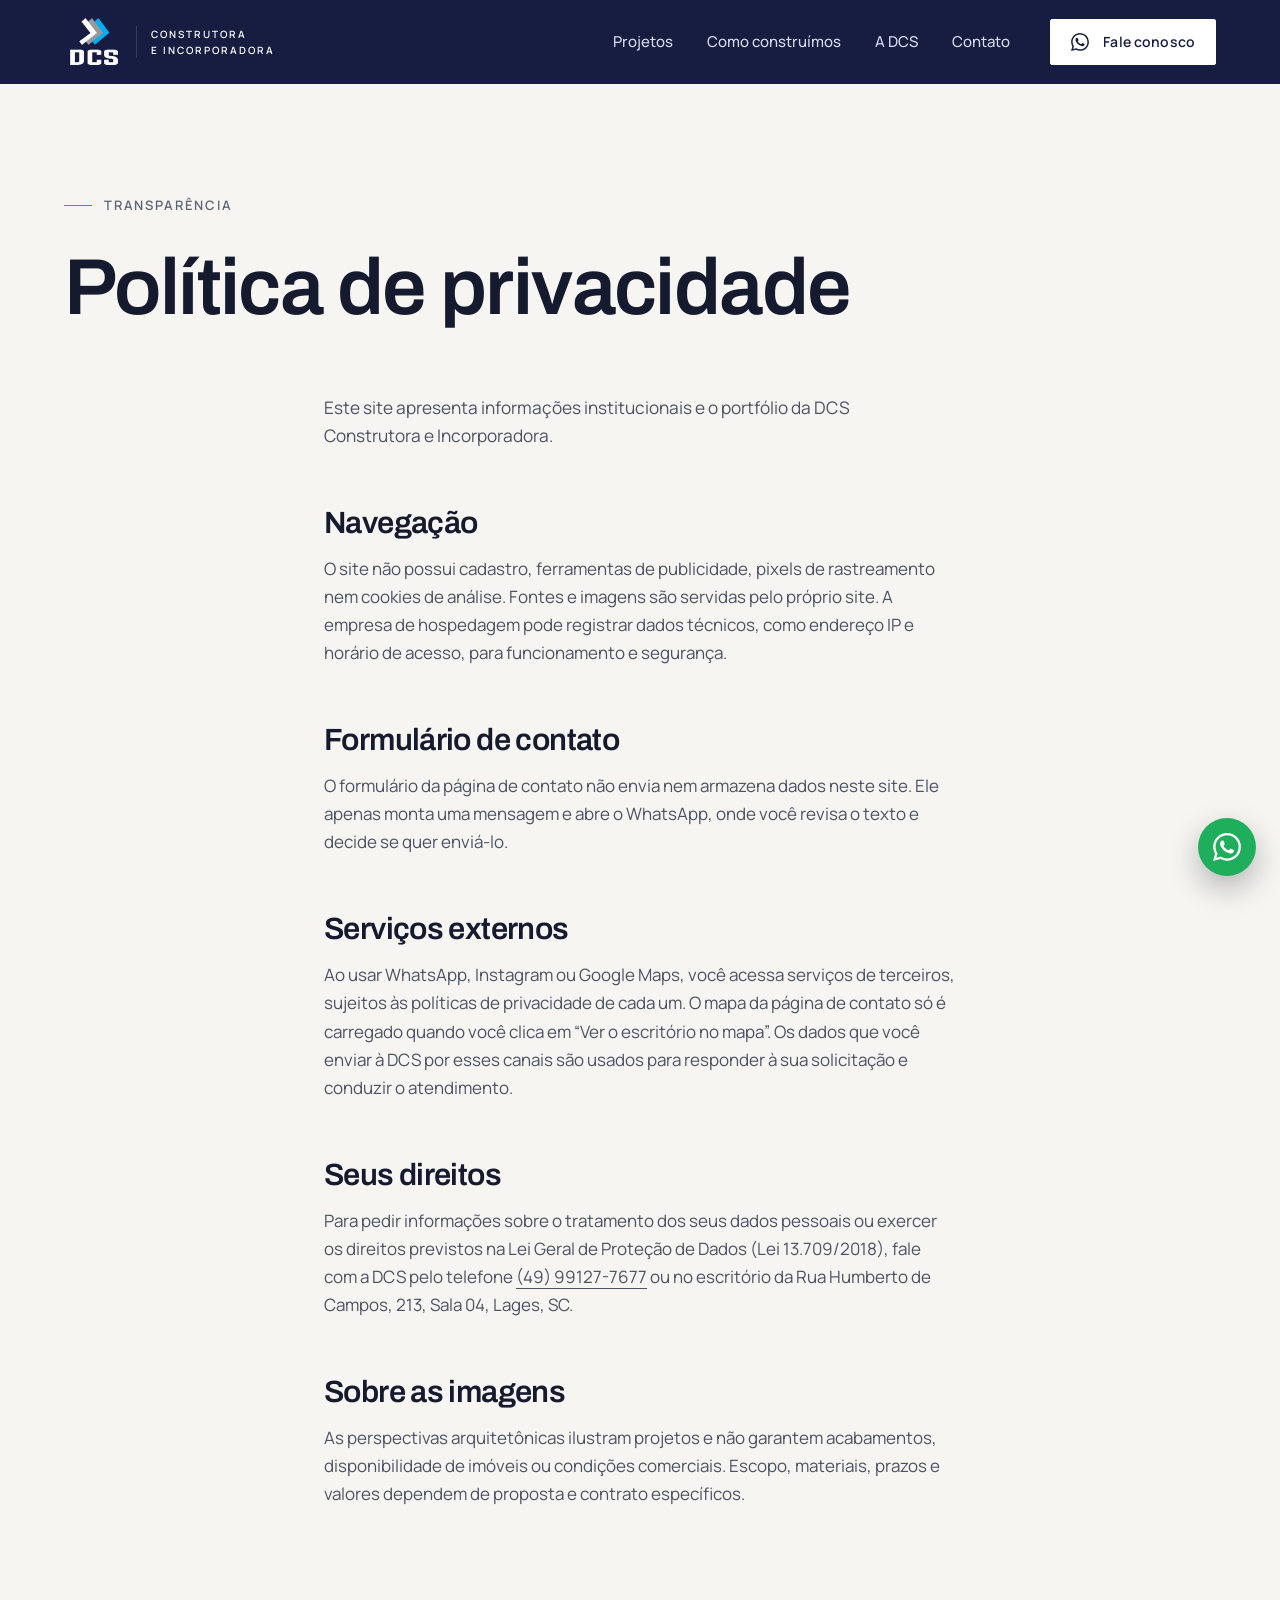
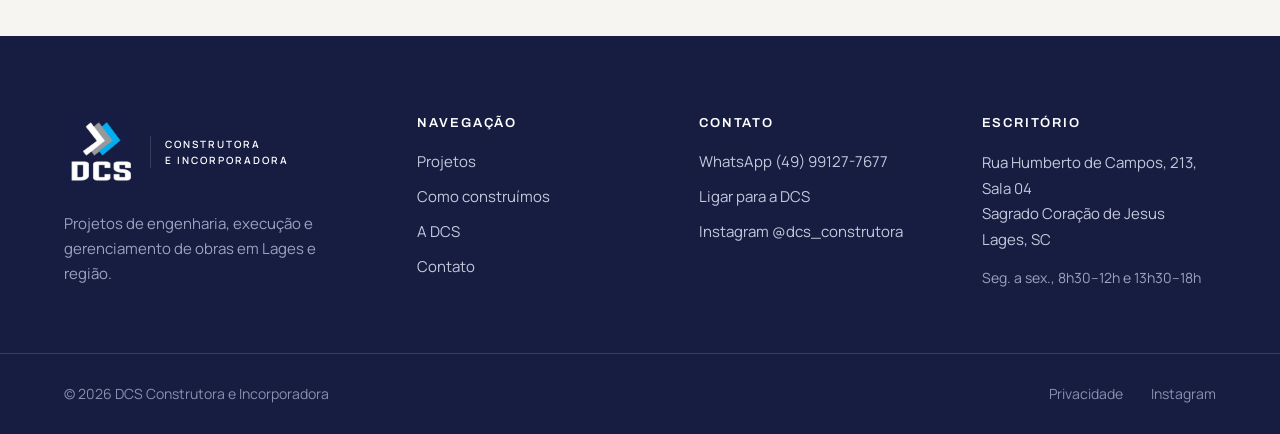
<file: privacidade/index.html>
<!doctype html>
<html lang="pt-BR">
<head>
  <meta charset="utf-8">
  <meta name="viewport" content="width=device-width, initial-scale=1">
  <title>Política de privacidade | DCS Construtora</title>
  <meta name="description" content="Como o site da DCS Construtora trata dados de navegação e contato: sem cadastro, sem cookies de análise e com formulário que apenas abre o WhatsApp.">
  <link rel="canonical" href="https://dcs-construtora.vercel.app/privacidade/">
  <meta name="theme-color" content="#171d41">
  <meta property="og:type" content="website">
  <meta property="og:locale" content="pt_BR">
  <meta property="og:site_name" content="DCS Construtora e Incorporadora">
  <meta property="og:url" content="https://dcs-construtora.vercel.app/privacidade/">
  <meta property="og:title" content="Política de privacidade | DCS Construtora">
  <meta property="og:description" content="Como o site da DCS Construtora trata dados de navegação e contato: sem cadastro, sem cookies de análise e com formulário que apenas abre o WhatsApp.">
  <meta property="og:image" content="https://dcs-construtora.vercel.app/assets/og-image.jpg">
  <meta property="og:image:width" content="1200">
  <meta property="og:image:height" content="630">
  <meta property="og:image:alt" content="DCS Construtora e Incorporadora, Lages, SC">
  <meta name="twitter:card" content="summary_large_image">
  <meta name="twitter:title" content="Política de privacidade | DCS Construtora">
  <meta name="twitter:description" content="Como o site da DCS Construtora trata dados de navegação e contato: sem cadastro, sem cookies de análise e com formulário que apenas abre o WhatsApp.">
  <meta name="twitter:image" content="https://dcs-construtora.vercel.app/assets/og-image.jpg">
  <link rel="icon" type="image/png" href="../assets/favicon.png">
  <link rel="apple-touch-icon" href="../assets/apple-touch-icon.png">
  <link rel="preload" href="../assets/archivo-latin-wght-normal.woff2" as="font" type="font/woff2" crossorigin>
  <link rel="stylesheet" href="../style.css?v=dbbcf68b">
  <script src="../app.js?v=625939c6" defer></script>
  <script type="application/ld+json">
  {
    "@context": "https://schema.org",
    "@graph": [
      {
        "@type": "WebPage",
        "@id": "https://dcs-construtora.vercel.app/privacidade/#pagina",
        "url": "https://dcs-construtora.vercel.app/privacidade/",
        "name": "Política de privacidade | DCS Construtora",
        "description": "Como o site da DCS Construtora trata dados de navegação e contato: sem cadastro, sem cookies de análise e com formulário que apenas abre o WhatsApp.",
        "isPartOf": {
          "@id": "https://dcs-construtora.vercel.app/#site"
        },
        "about": {
          "@id": "https://dcs-construtora.vercel.app/#organizacao"
        },
        "inLanguage": "pt-BR"
      }
    ]
  }
  </script>
</head>
<body>
  <a class="skip-link" href="#conteudo">Pular para o conteúdo</a>

  <header class="site-header">
    <div class="container site-header__inner">
      <a class="brand" href="../" aria-label="DCS Construtora e Incorporadora, página inicial">
        <img src="../assets/logo.webp" alt="" width="192" height="192">
        <span class="brand__name">Construtora<br>e Incorporadora</span>
      </a>
      <nav class="nav" aria-label="Principal">
        <a href="../projetos/">Projetos</a><a href="../como-construimos/">Como construímos</a><a href="../a-dcs/">A DCS</a><a href="../contato/">Contato</a>
      </nav>
      <a class="btn btn--light" href="https://wa.me/5549991277677?text=Ol%C3%A1%2C%20DCS!%20Gostaria%20de%20conversar%20sobre%20um%20projeto." target="_blank" rel="noopener"><svg class="icon icon--fill" viewBox="0 0 24 24" aria-hidden="true"><path d="M17.472 14.382c-.297-.149-1.758-.867-2.03-.967-.273-.099-.471-.148-.67.15-.197.297-.767.966-.94 1.164-.173.199-.347.223-.644.075-.297-.15-1.255-.463-2.39-1.475-.883-.788-1.48-1.761-1.653-2.059-.173-.297-.018-.458.13-.606.134-.133.298-.347.446-.52.149-.174.198-.298.298-.497.099-.198.05-.371-.025-.52-.075-.149-.669-1.612-.916-2.207-.242-.579-.487-.5-.669-.51-.173-.008-.371-.01-.57-.01-.198 0-.52.074-.792.372-.272.297-1.04 1.016-1.04 2.479 0 1.462 1.065 2.875 1.213 3.074.149.198 2.096 3.2 5.077 4.487.709.306 1.262.489 1.694.625.712.227 1.36.195 1.871.118.571-.085 1.758-.719 2.006-1.413.248-.694.248-1.289.173-1.413-.074-.124-.272-.198-.57-.347m-5.421 7.403h-.004a9.87 9.87 0 0 1-5.031-1.378l-.361-.214-3.741.982.998-3.648-.235-.374a9.86 9.86 0 0 1-1.51-5.26c.001-5.45 4.436-9.884 9.888-9.884 2.64 0 5.122 1.03 6.988 2.898a9.825 9.825 0 0 1 2.893 6.994c-.003 5.45-4.437 9.884-9.885 9.884m8.413-18.297A11.815 11.815 0 0 0 12.05 0C5.495 0 .16 5.335.157 11.892c0 2.096.547 4.142 1.588 5.945L.057 24l6.305-1.654a11.882 11.882 0 0 0 5.683 1.448h.005c6.554 0 11.89-5.335 11.893-11.893a11.821 11.821 0 0 0-3.48-8.413Z"/></svg>Fale conosco</a>
      <button class="menu-toggle" type="button" aria-expanded="false" aria-controls="mobile-menu">
        <span class="menu-toggle__label">Menu</span>
        <span class="menu-toggle__bars" aria-hidden="true"></span>
      </button>
    </div>
  </header>

  <div class="mobile-menu" id="mobile-menu" hidden>
    <nav aria-label="Menu">
      <a href="../">Início<svg class="icon" viewBox="0 0 24 24" aria-hidden="true"><path d="M4 12h16M14 6l6 6-6 6"/></svg></a>
      <a href="../projetos/">Projetos<svg class="icon" viewBox="0 0 24 24" aria-hidden="true"><path d="M4 12h16M14 6l6 6-6 6"/></svg></a><a href="../como-construimos/">Como construímos<svg class="icon" viewBox="0 0 24 24" aria-hidden="true"><path d="M4 12h16M14 6l6 6-6 6"/></svg></a><a href="../a-dcs/">A DCS<svg class="icon" viewBox="0 0 24 24" aria-hidden="true"><path d="M4 12h16M14 6l6 6-6 6"/></svg></a><a href="../contato/">Contato<svg class="icon" viewBox="0 0 24 24" aria-hidden="true"><path d="M4 12h16M14 6l6 6-6 6"/></svg></a>
    </nav>
    <div class="mobile-menu__footer">
      <a class="btn btn--light" href="https://wa.me/5549991277677?text=Ol%C3%A1%2C%20DCS!%20Gostaria%20de%20conversar%20sobre%20um%20projeto." target="_blank" rel="noopener"><svg class="icon icon--fill" viewBox="0 0 24 24" aria-hidden="true"><path d="M17.472 14.382c-.297-.149-1.758-.867-2.03-.967-.273-.099-.471-.148-.67.15-.197.297-.767.966-.94 1.164-.173.199-.347.223-.644.075-.297-.15-1.255-.463-2.39-1.475-.883-.788-1.48-1.761-1.653-2.059-.173-.297-.018-.458.13-.606.134-.133.298-.347.446-.52.149-.174.198-.298.298-.497.099-.198.05-.371-.025-.52-.075-.149-.669-1.612-.916-2.207-.242-.579-.487-.5-.669-.51-.173-.008-.371-.01-.57-.01-.198 0-.52.074-.792.372-.272.297-1.04 1.016-1.04 2.479 0 1.462 1.065 2.875 1.213 3.074.149.198 2.096 3.2 5.077 4.487.709.306 1.262.489 1.694.625.712.227 1.36.195 1.871.118.571-.085 1.758-.719 2.006-1.413.248-.694.248-1.289.173-1.413-.074-.124-.272-.198-.57-.347m-5.421 7.403h-.004a9.87 9.87 0 0 1-5.031-1.378l-.361-.214-3.741.982.998-3.648-.235-.374a9.86 9.86 0 0 1-1.51-5.26c.001-5.45 4.436-9.884 9.888-9.884 2.64 0 5.122 1.03 6.988 2.898a9.825 9.825 0 0 1 2.893 6.994c-.003 5.45-4.437 9.884-9.885 9.884m8.413-18.297A11.815 11.815 0 0 0 12.05 0C5.495 0 .16 5.335.157 11.892c0 2.096.547 4.142 1.588 5.945L.057 24l6.305-1.654a11.882 11.882 0 0 0 5.683 1.448h.005c6.554 0 11.89-5.335 11.893-11.893a11.821 11.821 0 0 0-3.48-8.413Z"/></svg>Conversar pelo WhatsApp</a>
      <p>(49) 99127-7677 · Lages, SC</p>
    </div>
  </div>

  <main id="conteudo">
    <section class="page-head">
      <div class="container">
        <span class="eyebrow">Transparência</span>
        <h1>Política de privacidade</h1>
      </div>
    </section>
    <section class="section" style="padding-top:0">
      <div class="container prose">
        <p class="lead">Este site apresenta informações institucionais e o portfólio da DCS Construtora e Incorporadora.</p>

        <h2>Navegação</h2>
        <p>O site não possui cadastro, ferramentas de publicidade, pixels de rastreamento nem cookies de análise. Fontes e imagens são servidas pelo próprio site. A empresa de hospedagem pode registrar dados técnicos, como endereço IP e horário de acesso, para funcionamento e segurança.</p>

        <h2>Formulário de contato</h2>
        <p>O formulário da página de contato não envia nem armazena dados neste site. Ele apenas monta uma mensagem e abre o WhatsApp, onde você revisa o texto e decide se quer enviá-lo.</p>

        <h2>Serviços externos</h2>
        <p>Ao usar WhatsApp, Instagram ou Google Maps, você acessa serviços de terceiros, sujeitos às políticas de privacidade de cada um. O mapa da página de contato só é carregado quando você clica em “Ver o escritório no mapa”. Os dados que você enviar à DCS por esses canais são usados para responder à sua solicitação e conduzir o atendimento.</p>

        <h2>Seus direitos</h2>
        <p>Para pedir informações sobre o tratamento dos seus dados pessoais ou exercer os direitos previstos na Lei Geral de Proteção de Dados (Lei 13.709/2018), fale com a DCS pelo telefone <a href="tel:+5549991277677">(49) 99127-7677</a> ou no escritório da Rua Humberto de Campos, 213, Sala 04, Lages, SC.</p>

        <h2>Sobre as imagens</h2>
        <p>As perspectivas arquitetônicas ilustram projetos e não garantem acabamentos, disponibilidade de imóveis ou condições comerciais. Escopo, materiais, prazos e valores dependem de proposta e contrato específicos.</p>
      </div>
    </section>
  </main>

  <footer class="site-footer">
    <div class="container site-footer__top">
      <div>
        <a class="brand" href="../" aria-label="DCS Construtora e Incorporadora, página inicial">
          <img src="../assets/logo.webp" alt="" width="192" height="192" loading="lazy">
          <span class="brand__name">Construtora<br>e Incorporadora</span>
        </a>
        <p class="site-footer__tagline">Projetos de engenharia, execução e gerenciamento de obras em Lages e região.</p>
      </div>
      <div>
        <h2>Navegação</h2>
        <ul>
          <li><a href="../projetos/">Projetos</a></li>
          <li><a href="../como-construimos/">Como construímos</a></li>
          <li><a href="../a-dcs/">A DCS</a></li>
          <li><a href="../contato/">Contato</a></li>
        </ul>
      </div>
      <div>
        <h2>Contato</h2>
        <ul>
          <li><a href="https://wa.me/5549991277677?text=Ol%C3%A1%2C%20DCS!%20Gostaria%20de%20conversar%20sobre%20um%20projeto." target="_blank" rel="noopener">WhatsApp (49) 99127-7677</a></li>
          <li><a href="tel:+5549991277677">Ligar para a DCS</a></li>
          <li><a href="https://www.instagram.com/dcs_construtora/" target="_blank" rel="noopener">Instagram @dcs_construtora</a></li>
        </ul>
      </div>
      <div>
        <h2>Escritório</h2>
        <address>
          <a href="https://www.google.com/maps/search/?api=1&amp;query=Rua+Humberto+de+Campos+213+Lages+SC" target="_blank" rel="noopener">Rua Humberto de Campos, 213, Sala 04<br>Sagrado Coração de Jesus<br>Lages, SC</a>
        </address>
        <p style="margin-top:14px;color:#9aa2c0;font-size:14px">Seg. a sex., 8h30–12h e 13h30–18h</p>
      </div>
    </div>
    <div class="container site-footer__bottom">
      <span>© <span data-year>2026</span> DCS Construtora e Incorporadora</span>
      <nav aria-label="Rodapé">
        <a href="../privacidade/">Privacidade</a>
        <a href="https://www.instagram.com/dcs_construtora/" target="_blank" rel="noopener">Instagram</a>
      </nav>
    </div>
  </footer>

  <a class="wa-float" href="https://wa.me/5549991277677?text=Ol%C3%A1%2C%20DCS!%20Gostaria%20de%20conversar%20sobre%20um%20projeto." target="_blank" rel="noopener" aria-label="Conversar com a DCS pelo WhatsApp"><svg class="icon icon--fill" viewBox="0 0 24 24" aria-hidden="true"><path d="M17.472 14.382c-.297-.149-1.758-.867-2.03-.967-.273-.099-.471-.148-.67.15-.197.297-.767.966-.94 1.164-.173.199-.347.223-.644.075-.297-.15-1.255-.463-2.39-1.475-.883-.788-1.48-1.761-1.653-2.059-.173-.297-.018-.458.13-.606.134-.133.298-.347.446-.52.149-.174.198-.298.298-.497.099-.198.05-.371-.025-.52-.075-.149-.669-1.612-.916-2.207-.242-.579-.487-.5-.669-.51-.173-.008-.371-.01-.57-.01-.198 0-.52.074-.792.372-.272.297-1.04 1.016-1.04 2.479 0 1.462 1.065 2.875 1.213 3.074.149.198 2.096 3.2 5.077 4.487.709.306 1.262.489 1.694.625.712.227 1.36.195 1.871.118.571-.085 1.758-.719 2.006-1.413.248-.694.248-1.289.173-1.413-.074-.124-.272-.198-.57-.347m-5.421 7.403h-.004a9.87 9.87 0 0 1-5.031-1.378l-.361-.214-3.741.982.998-3.648-.235-.374a9.86 9.86 0 0 1-1.51-5.26c.001-5.45 4.436-9.884 9.888-9.884 2.64 0 5.122 1.03 6.988 2.898a9.825 9.825 0 0 1 2.893 6.994c-.003 5.45-4.437 9.884-9.885 9.884m8.413-18.297A11.815 11.815 0 0 0 12.05 0C5.495 0 .16 5.335.157 11.892c0 2.096.547 4.142 1.588 5.945L.057 24l6.305-1.654a11.882 11.882 0 0 0 5.683 1.448h.005c6.554 0 11.89-5.335 11.893-11.893a11.821 11.821 0 0 0-3.48-8.413Z"/></svg></a>
</body>
</html>
</file>
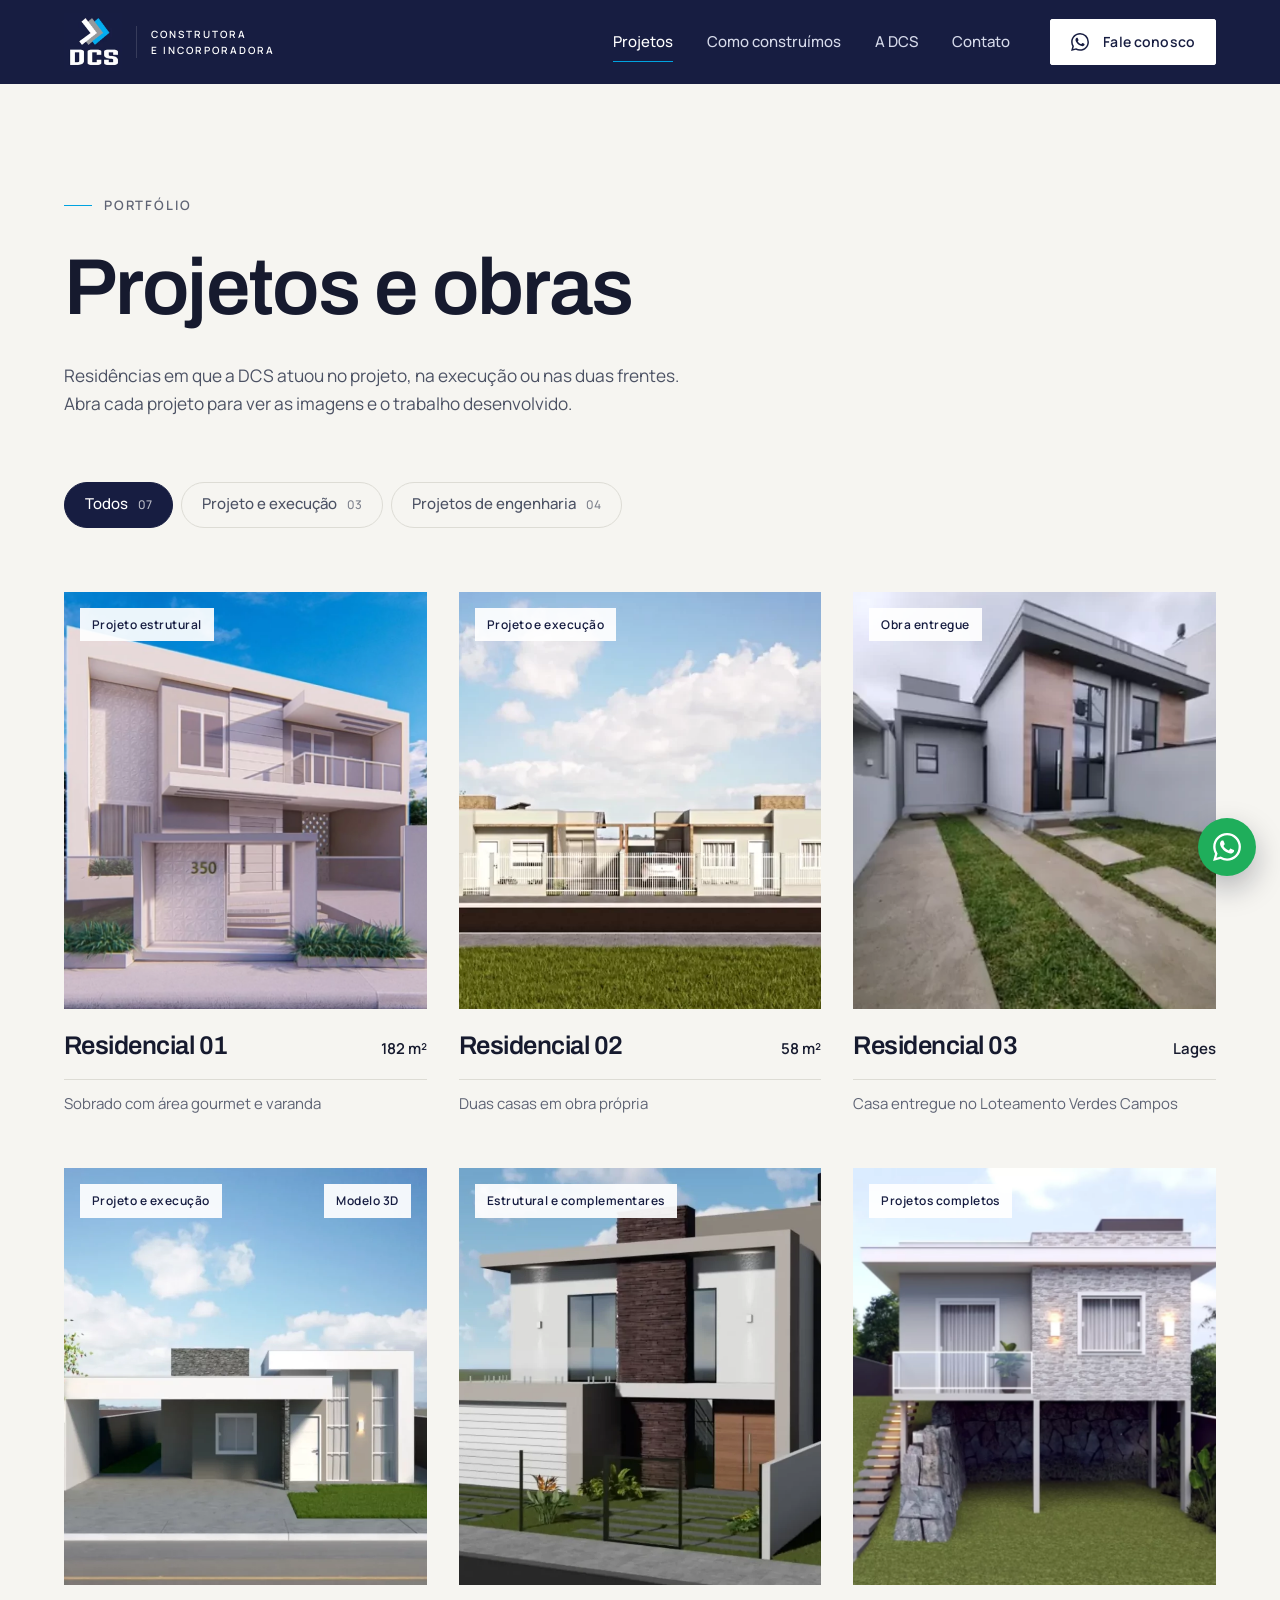
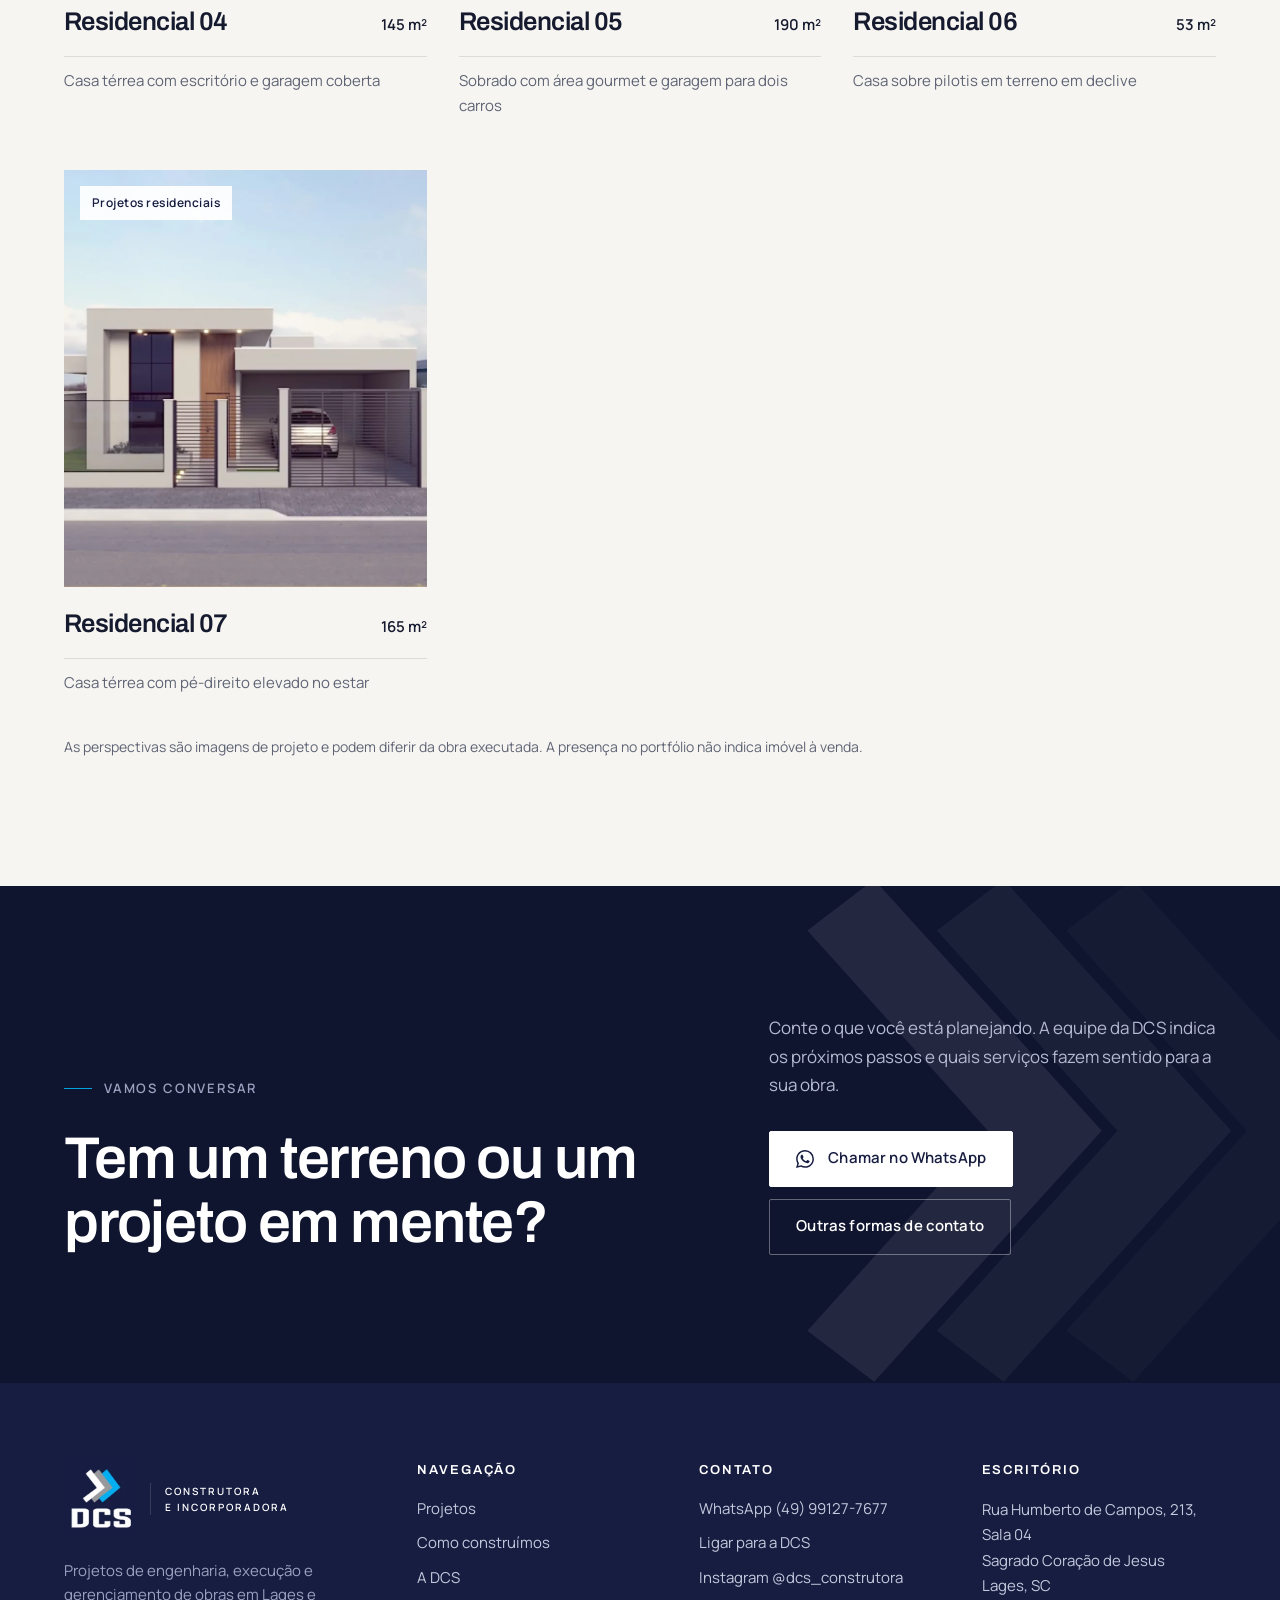
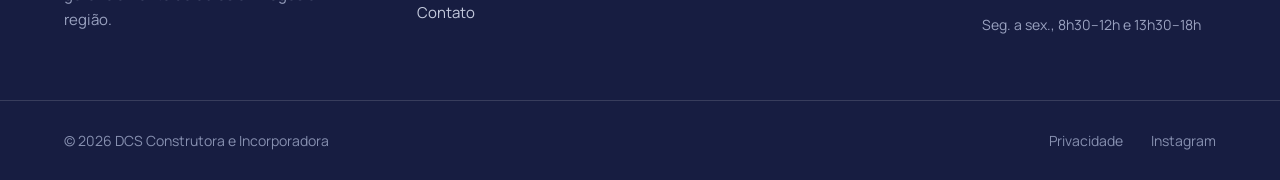
<file: projetos/index.html>
<!doctype html>
<html lang="pt-BR">
<head>
  <meta charset="utf-8">
  <meta name="viewport" content="width=device-width, initial-scale=1">
  <title>Projetos e obras residenciais em Lages | DCS Construtora</title>
  <meta name="description" content="Portfólio da DCS Construtora, de Lages, SC: residências em que a DCS atuou no projeto, na execução ou nas duas frentes, com imagens e o trabalho feito.">
  <link rel="canonical" href="https://dcs-construtora.vercel.app/projetos/">
  <meta name="theme-color" content="#171d41">
  <meta property="og:type" content="website">
  <meta property="og:locale" content="pt_BR">
  <meta property="og:site_name" content="DCS Construtora e Incorporadora">
  <meta property="og:url" content="https://dcs-construtora.vercel.app/projetos/">
  <meta property="og:title" content="Projetos e obras residenciais em Lages | DCS Construtora">
  <meta property="og:description" content="Portfólio da DCS Construtora, de Lages, SC: residências em que a DCS atuou no projeto, na execução ou nas duas frentes, com imagens e o trabalho feito.">
  <meta property="og:image" content="https://dcs-construtora.vercel.app/assets/og-image.jpg">
  <meta property="og:image:width" content="1200">
  <meta property="og:image:height" content="630">
  <meta property="og:image:alt" content="DCS Construtora e Incorporadora, Lages, SC">
  <meta name="twitter:card" content="summary_large_image">
  <meta name="twitter:title" content="Projetos e obras residenciais em Lages | DCS Construtora">
  <meta name="twitter:description" content="Portfólio da DCS Construtora, de Lages, SC: residências em que a DCS atuou no projeto, na execução ou nas duas frentes, com imagens e o trabalho feito.">
  <meta name="twitter:image" content="https://dcs-construtora.vercel.app/assets/og-image.jpg">
  <link rel="icon" type="image/png" href="../assets/favicon.png">
  <link rel="apple-touch-icon" href="../assets/apple-touch-icon.png">
  <link rel="preload" href="../assets/archivo-latin-wght-normal.woff2" as="font" type="font/woff2" crossorigin>
  <link rel="stylesheet" href="../style.css?v=dbbcf68b">
  <script src="../app.js?v=625939c6" defer></script>
  <script type="application/ld+json">
  {
    "@context": "https://schema.org",
    "@graph": [
      {
        "@type": "CollectionPage",
        "@id": "https://dcs-construtora.vercel.app/projetos/#pagina",
        "url": "https://dcs-construtora.vercel.app/projetos/",
        "name": "Projetos e obras residenciais em Lages | DCS Construtora",
        "description": "Portfólio da DCS Construtora, de Lages, SC: residências em que a DCS atuou no projeto, na execução ou nas duas frentes, com imagens e o trabalho feito.",
        "isPartOf": {
          "@id": "https://dcs-construtora.vercel.app/#site"
        },
        "about": {
          "@id": "https://dcs-construtora.vercel.app/#organizacao"
        },
        "inLanguage": "pt-BR",
        "mainEntity": {
          "@type": "ItemList",
          "itemListElement": [
            {
              "@type": "ListItem",
              "position": 1,
              "url": "https://dcs-construtora.vercel.app/projetos/residencial-1/",
              "name": "Residencial 01",
              "image": "https://dcs-construtora.vercel.app/assets/residencial1.webp"
            },
            {
              "@type": "ListItem",
              "position": 2,
              "url": "https://dcs-construtora.vercel.app/projetos/residencial-2/",
              "name": "Residencial 02",
              "image": "https://dcs-construtora.vercel.app/assets/residencial2.webp"
            },
            {
              "@type": "ListItem",
              "position": 3,
              "url": "https://dcs-construtora.vercel.app/projetos/residencial-3/",
              "name": "Residencial 03",
              "image": "https://dcs-construtora.vercel.app/assets/residencial3.webp"
            },
            {
              "@type": "ListItem",
              "position": 4,
              "url": "https://dcs-construtora.vercel.app/projetos/residencial-4/",
              "name": "Residencial 04",
              "image": "https://dcs-construtora.vercel.app/assets/residencial4.webp"
            },
            {
              "@type": "ListItem",
              "position": 5,
              "url": "https://dcs-construtora.vercel.app/projetos/residencial-5/",
              "name": "Residencial 05",
              "image": "https://dcs-construtora.vercel.app/assets/residencial5.webp"
            },
            {
              "@type": "ListItem",
              "position": 6,
              "url": "https://dcs-construtora.vercel.app/projetos/residencial-6/",
              "name": "Residencial 06",
              "image": "https://dcs-construtora.vercel.app/assets/residencial6.webp"
            },
            {
              "@type": "ListItem",
              "position": 7,
              "url": "https://dcs-construtora.vercel.app/projetos/residencial-7/",
              "name": "Residencial 07",
              "image": "https://dcs-construtora.vercel.app/assets/residencial7.webp"
            }
          ]
        },
        "breadcrumb": {
          "@id": "https://dcs-construtora.vercel.app/projetos/#breadcrumb"
        }
      },
      {
        "@type": "BreadcrumbList",
        "@id": "https://dcs-construtora.vercel.app/projetos/#breadcrumb",
        "itemListElement": [
          {
            "@type": "ListItem",
            "position": 1,
            "name": "Início",
            "item": "https://dcs-construtora.vercel.app/"
          },
          {
            "@type": "ListItem",
            "position": 2,
            "name": "Projetos",
            "item": "https://dcs-construtora.vercel.app/projetos/"
          }
        ]
      }
    ]
  }
  </script>
</head>
<body>
  <a class="skip-link" href="#conteudo">Pular para o conteúdo</a>

  <header class="site-header">
    <div class="container site-header__inner">
      <a class="brand" href="../" aria-label="DCS Construtora e Incorporadora, página inicial">
        <img src="../assets/logo.webp" alt="" width="192" height="192">
        <span class="brand__name">Construtora<br>e Incorporadora</span>
      </a>
      <nav class="nav" aria-label="Principal">
        <a href="../projetos/" aria-current="page">Projetos</a><a href="../como-construimos/">Como construímos</a><a href="../a-dcs/">A DCS</a><a href="../contato/">Contato</a>
      </nav>
      <a class="btn btn--light" href="https://wa.me/5549991277677?text=Ol%C3%A1%2C%20DCS!%20Gostaria%20de%20conversar%20sobre%20um%20projeto." target="_blank" rel="noopener"><svg class="icon icon--fill" viewBox="0 0 24 24" aria-hidden="true"><path d="M17.472 14.382c-.297-.149-1.758-.867-2.03-.967-.273-.099-.471-.148-.67.15-.197.297-.767.966-.94 1.164-.173.199-.347.223-.644.075-.297-.15-1.255-.463-2.39-1.475-.883-.788-1.48-1.761-1.653-2.059-.173-.297-.018-.458.13-.606.134-.133.298-.347.446-.52.149-.174.198-.298.298-.497.099-.198.05-.371-.025-.52-.075-.149-.669-1.612-.916-2.207-.242-.579-.487-.5-.669-.51-.173-.008-.371-.01-.57-.01-.198 0-.52.074-.792.372-.272.297-1.04 1.016-1.04 2.479 0 1.462 1.065 2.875 1.213 3.074.149.198 2.096 3.2 5.077 4.487.709.306 1.262.489 1.694.625.712.227 1.36.195 1.871.118.571-.085 1.758-.719 2.006-1.413.248-.694.248-1.289.173-1.413-.074-.124-.272-.198-.57-.347m-5.421 7.403h-.004a9.87 9.87 0 0 1-5.031-1.378l-.361-.214-3.741.982.998-3.648-.235-.374a9.86 9.86 0 0 1-1.51-5.26c.001-5.45 4.436-9.884 9.888-9.884 2.64 0 5.122 1.03 6.988 2.898a9.825 9.825 0 0 1 2.893 6.994c-.003 5.45-4.437 9.884-9.885 9.884m8.413-18.297A11.815 11.815 0 0 0 12.05 0C5.495 0 .16 5.335.157 11.892c0 2.096.547 4.142 1.588 5.945L.057 24l6.305-1.654a11.882 11.882 0 0 0 5.683 1.448h.005c6.554 0 11.89-5.335 11.893-11.893a11.821 11.821 0 0 0-3.48-8.413Z"/></svg>Fale conosco</a>
      <button class="menu-toggle" type="button" aria-expanded="false" aria-controls="mobile-menu">
        <span class="menu-toggle__label">Menu</span>
        <span class="menu-toggle__bars" aria-hidden="true"></span>
      </button>
    </div>
  </header>

  <div class="mobile-menu" id="mobile-menu" hidden>
    <nav aria-label="Menu">
      <a href="../">Início<svg class="icon" viewBox="0 0 24 24" aria-hidden="true"><path d="M4 12h16M14 6l6 6-6 6"/></svg></a>
      <a href="../projetos/" aria-current="page">Projetos<svg class="icon" viewBox="0 0 24 24" aria-hidden="true"><path d="M4 12h16M14 6l6 6-6 6"/></svg></a><a href="../como-construimos/">Como construímos<svg class="icon" viewBox="0 0 24 24" aria-hidden="true"><path d="M4 12h16M14 6l6 6-6 6"/></svg></a><a href="../a-dcs/">A DCS<svg class="icon" viewBox="0 0 24 24" aria-hidden="true"><path d="M4 12h16M14 6l6 6-6 6"/></svg></a><a href="../contato/">Contato<svg class="icon" viewBox="0 0 24 24" aria-hidden="true"><path d="M4 12h16M14 6l6 6-6 6"/></svg></a>
    </nav>
    <div class="mobile-menu__footer">
      <a class="btn btn--light" href="https://wa.me/5549991277677?text=Ol%C3%A1%2C%20DCS!%20Gostaria%20de%20conversar%20sobre%20um%20projeto." target="_blank" rel="noopener"><svg class="icon icon--fill" viewBox="0 0 24 24" aria-hidden="true"><path d="M17.472 14.382c-.297-.149-1.758-.867-2.03-.967-.273-.099-.471-.148-.67.15-.197.297-.767.966-.94 1.164-.173.199-.347.223-.644.075-.297-.15-1.255-.463-2.39-1.475-.883-.788-1.48-1.761-1.653-2.059-.173-.297-.018-.458.13-.606.134-.133.298-.347.446-.52.149-.174.198-.298.298-.497.099-.198.05-.371-.025-.52-.075-.149-.669-1.612-.916-2.207-.242-.579-.487-.5-.669-.51-.173-.008-.371-.01-.57-.01-.198 0-.52.074-.792.372-.272.297-1.04 1.016-1.04 2.479 0 1.462 1.065 2.875 1.213 3.074.149.198 2.096 3.2 5.077 4.487.709.306 1.262.489 1.694.625.712.227 1.36.195 1.871.118.571-.085 1.758-.719 2.006-1.413.248-.694.248-1.289.173-1.413-.074-.124-.272-.198-.57-.347m-5.421 7.403h-.004a9.87 9.87 0 0 1-5.031-1.378l-.361-.214-3.741.982.998-3.648-.235-.374a9.86 9.86 0 0 1-1.51-5.26c.001-5.45 4.436-9.884 9.888-9.884 2.64 0 5.122 1.03 6.988 2.898a9.825 9.825 0 0 1 2.893 6.994c-.003 5.45-4.437 9.884-9.885 9.884m8.413-18.297A11.815 11.815 0 0 0 12.05 0C5.495 0 .16 5.335.157 11.892c0 2.096.547 4.142 1.588 5.945L.057 24l6.305-1.654a11.882 11.882 0 0 0 5.683 1.448h.005c6.554 0 11.89-5.335 11.893-11.893a11.821 11.821 0 0 0-3.48-8.413Z"/></svg>Conversar pelo WhatsApp</a>
      <p>(49) 99127-7677 · Lages, SC</p>
    </div>
  </div>

  <main id="conteudo">
    <section class="page-head">
      <div class="container">
        <span class="eyebrow">Portfólio</span>
        <h1>Projetos e obras</h1>
        <p class="lead">Residências em que a DCS atuou no projeto, na execução ou nas duas frentes. Abra cada projeto para ver as imagens e o trabalho desenvolvido.</p>
      </div>
    </section>

    <section class="section" style="padding-top:0">
      <div class="container">
        <div class="filters" role="group" aria-label="Filtrar projetos">
          <button type="button" data-filter="all" aria-pressed="true">Todos <small>07</small></button>
          <button type="button" data-filter="obra" aria-pressed="false">Projeto e execução <small>03</small></button>
          <button type="button" data-filter="engenharia" aria-pressed="false">Projetos de engenharia <small>04</small></button>
        </div>
        <div class="project-grid project-grid--three">
          <a class="project-card" href="../projetos/residencial-1/" data-category="engenharia" data-reveal>
            <div class="project-card__media">
              <img src="../assets/residencial1.webp" alt="Residencial 01: sobrado com área gourmet e varanda" width="820" height="852" loading="lazy" decoding="async">
              <span class="project-card__tag">Projeto estrutural</span>
              <span class="project-card__go"><svg class="icon" viewBox="0 0 24 24" aria-hidden="true"><path d="M7 17 17 7M8 7h9v9"/></svg></span>
            </div>
            <div class="project-card__body">
              <h3 class="project-card__title">Residencial 01</h3>
              <span class="project-card__area">182 m²</span>
            </div>
            <p class="project-card__sub">Sobrado com área gourmet e varanda</p>
          </a>
          <a class="project-card" href="../projetos/residencial-2/" data-category="obra" data-reveal style="--delay:0.08s">
            <div class="project-card__media">
              <img src="../assets/residencial2.webp" alt="Residencial 02: duas casas em obra própria" width="819" height="603" loading="lazy" decoding="async">
              <span class="project-card__tag">Projeto e execução</span>
              <span class="project-card__go"><svg class="icon" viewBox="0 0 24 24" aria-hidden="true"><path d="M7 17 17 7M8 7h9v9"/></svg></span>
            </div>
            <div class="project-card__body">
              <h3 class="project-card__title">Residencial 02</h3>
              <span class="project-card__area">58 m²</span>
            </div>
            <p class="project-card__sub">Duas casas em obra própria</p>
          </a>
          <a class="project-card" href="../projetos/residencial-3/" data-category="obra" data-reveal style="--delay:0.16s">
            <div class="project-card__media">
              <img src="../assets/residencial3.webp" alt="Residencial 03: casa entregue no Loteamento Verdes Campos" width="501" height="503" loading="lazy" decoding="async">
              <span class="project-card__tag">Obra entregue</span>
              <span class="project-card__go"><svg class="icon" viewBox="0 0 24 24" aria-hidden="true"><path d="M7 17 17 7M8 7h9v9"/></svg></span>
            </div>
            <div class="project-card__body">
              <h3 class="project-card__title">Residencial 03</h3>
              <span class="project-card__area">Lages</span>
            </div>
            <p class="project-card__sub">Casa entregue no Loteamento Verdes Campos</p>
          </a>
          <a class="project-card" href="../projetos/residencial-4/" data-category="obra" data-reveal>
            <div class="project-card__media">
              <img src="../assets/residencial4.webp" alt="Residencial 04: casa térrea com escritório e garagem coberta" width="821" height="800" loading="lazy" decoding="async">
              <span class="project-card__tag">Projeto e execução</span>
              <span class="project-card__tag project-card__tag--3d">Modelo 3D</span>
              <span class="project-card__go"><svg class="icon" viewBox="0 0 24 24" aria-hidden="true"><path d="M7 17 17 7M8 7h9v9"/></svg></span>
            </div>
            <div class="project-card__body">
              <h3 class="project-card__title">Residencial 04</h3>
              <span class="project-card__area">145 m²</span>
            </div>
            <p class="project-card__sub">Casa térrea com escritório e garagem coberta</p>
          </a>
          <a class="project-card" href="../projetos/residencial-5/" data-category="engenharia" data-reveal style="--delay:0.08s">
            <div class="project-card__media">
              <img src="../assets/residencial5.webp" alt="Residencial 05: sobrado com área gourmet e garagem para dois carros" width="822" height="787" loading="lazy" decoding="async">
              <span class="project-card__tag">Estrutural e complementares</span>
              <span class="project-card__go"><svg class="icon" viewBox="0 0 24 24" aria-hidden="true"><path d="M7 17 17 7M8 7h9v9"/></svg></span>
            </div>
            <div class="project-card__body">
              <h3 class="project-card__title">Residencial 05</h3>
              <span class="project-card__area">190 m²</span>
            </div>
            <p class="project-card__sub">Sobrado com área gourmet e garagem para dois carros</p>
          </a>
          <a class="project-card" href="../projetos/residencial-6/" data-category="engenharia" data-reveal style="--delay:0.16s">
            <div class="project-card__media">
              <img src="../assets/residencial6.webp" alt="Residencial 06: casa sobre pilotis em terreno em declive" width="818" height="854" loading="lazy" decoding="async">
              <span class="project-card__tag">Projetos completos</span>
              <span class="project-card__go"><svg class="icon" viewBox="0 0 24 24" aria-hidden="true"><path d="M7 17 17 7M8 7h9v9"/></svg></span>
            </div>
            <div class="project-card__body">
              <h3 class="project-card__title">Residencial 06</h3>
              <span class="project-card__area">53 m²</span>
            </div>
            <p class="project-card__sub">Casa sobre pilotis em terreno em declive</p>
          </a>
          <a class="project-card" href="../projetos/residencial-7/" data-category="engenharia" data-reveal>
            <div class="project-card__media">
              <img src="../assets/residencial7.webp" alt="Residencial 07: casa térrea com pé-direito elevado no estar" width="819" height="855" loading="lazy" decoding="async">
              <span class="project-card__tag">Projetos residenciais</span>
              <span class="project-card__go"><svg class="icon" viewBox="0 0 24 24" aria-hidden="true"><path d="M7 17 17 7M8 7h9v9"/></svg></span>
            </div>
            <div class="project-card__body">
              <h3 class="project-card__title">Residencial 07</h3>
              <span class="project-card__area">165 m²</span>
            </div>
            <p class="project-card__sub">Casa térrea com pé-direito elevado no estar</p>
          </a>
        </div>
        <p class="note">As perspectivas são imagens de projeto e podem diferir da obra executada. A presença no portfólio não indica imóvel à venda.</p>
      </div>
    </section>

    <section class="cta section" aria-labelledby="cta-title">
      <div class="container cta__inner">
        <div>
          <span class="eyebrow">Vamos conversar</span>
          <h2 id="cta-title">Tem um terreno ou um projeto em mente?</h2>
        </div>
        <div>
          <p>Conte o que você está planejando. A equipe da DCS indica os próximos passos e quais serviços fazem sentido para a sua obra.</p>
          <div class="btn-row">
            <a class="btn btn--light" href="https://wa.me/5549991277677?text=Ol%C3%A1%2C%20DCS!%20Gostaria%20de%20conversar%20sobre%20um%20projeto." target="_blank" rel="noopener"><svg class="icon icon--fill" viewBox="0 0 24 24" aria-hidden="true"><path d="M17.472 14.382c-.297-.149-1.758-.867-2.03-.967-.273-.099-.471-.148-.67.15-.197.297-.767.966-.94 1.164-.173.199-.347.223-.644.075-.297-.15-1.255-.463-2.39-1.475-.883-.788-1.48-1.761-1.653-2.059-.173-.297-.018-.458.13-.606.134-.133.298-.347.446-.52.149-.174.198-.298.298-.497.099-.198.05-.371-.025-.52-.075-.149-.669-1.612-.916-2.207-.242-.579-.487-.5-.669-.51-.173-.008-.371-.01-.57-.01-.198 0-.52.074-.792.372-.272.297-1.04 1.016-1.04 2.479 0 1.462 1.065 2.875 1.213 3.074.149.198 2.096 3.2 5.077 4.487.709.306 1.262.489 1.694.625.712.227 1.36.195 1.871.118.571-.085 1.758-.719 2.006-1.413.248-.694.248-1.289.173-1.413-.074-.124-.272-.198-.57-.347m-5.421 7.403h-.004a9.87 9.87 0 0 1-5.031-1.378l-.361-.214-3.741.982.998-3.648-.235-.374a9.86 9.86 0 0 1-1.51-5.26c.001-5.45 4.436-9.884 9.888-9.884 2.64 0 5.122 1.03 6.988 2.898a9.825 9.825 0 0 1 2.893 6.994c-.003 5.45-4.437 9.884-9.885 9.884m8.413-18.297A11.815 11.815 0 0 0 12.05 0C5.495 0 .16 5.335.157 11.892c0 2.096.547 4.142 1.588 5.945L.057 24l6.305-1.654a11.882 11.882 0 0 0 5.683 1.448h.005c6.554 0 11.89-5.335 11.893-11.893a11.821 11.821 0 0 0-3.48-8.413Z"/></svg>Chamar no WhatsApp</a>
            <a class="btn btn--ghost" href="../contato/">Outras formas de contato</a>
          </div>
        </div>
      </div>
    </section>
  </main>

  <footer class="site-footer">
    <div class="container site-footer__top">
      <div>
        <a class="brand" href="../" aria-label="DCS Construtora e Incorporadora, página inicial">
          <img src="../assets/logo.webp" alt="" width="192" height="192" loading="lazy">
          <span class="brand__name">Construtora<br>e Incorporadora</span>
        </a>
        <p class="site-footer__tagline">Projetos de engenharia, execução e gerenciamento de obras em Lages e região.</p>
      </div>
      <div>
        <h2>Navegação</h2>
        <ul>
          <li><a href="../projetos/">Projetos</a></li>
          <li><a href="../como-construimos/">Como construímos</a></li>
          <li><a href="../a-dcs/">A DCS</a></li>
          <li><a href="../contato/">Contato</a></li>
        </ul>
      </div>
      <div>
        <h2>Contato</h2>
        <ul>
          <li><a href="https://wa.me/5549991277677?text=Ol%C3%A1%2C%20DCS!%20Gostaria%20de%20conversar%20sobre%20um%20projeto." target="_blank" rel="noopener">WhatsApp (49) 99127-7677</a></li>
          <li><a href="tel:+5549991277677">Ligar para a DCS</a></li>
          <li><a href="https://www.instagram.com/dcs_construtora/" target="_blank" rel="noopener">Instagram @dcs_construtora</a></li>
        </ul>
      </div>
      <div>
        <h2>Escritório</h2>
        <address>
          <a href="https://www.google.com/maps/search/?api=1&amp;query=Rua+Humberto+de+Campos+213+Lages+SC" target="_blank" rel="noopener">Rua Humberto de Campos, 213, Sala 04<br>Sagrado Coração de Jesus<br>Lages, SC</a>
        </address>
        <p style="margin-top:14px;color:#9aa2c0;font-size:14px">Seg. a sex., 8h30–12h e 13h30–18h</p>
      </div>
    </div>
    <div class="container site-footer__bottom">
      <span>© <span data-year>2026</span> DCS Construtora e Incorporadora</span>
      <nav aria-label="Rodapé">
        <a href="../privacidade/">Privacidade</a>
        <a href="https://www.instagram.com/dcs_construtora/" target="_blank" rel="noopener">Instagram</a>
      </nav>
    </div>
  </footer>

  <a class="wa-float" href="https://wa.me/5549991277677?text=Ol%C3%A1%2C%20DCS!%20Gostaria%20de%20conversar%20sobre%20um%20projeto." target="_blank" rel="noopener" aria-label="Conversar com a DCS pelo WhatsApp"><svg class="icon icon--fill" viewBox="0 0 24 24" aria-hidden="true"><path d="M17.472 14.382c-.297-.149-1.758-.867-2.03-.967-.273-.099-.471-.148-.67.15-.197.297-.767.966-.94 1.164-.173.199-.347.223-.644.075-.297-.15-1.255-.463-2.39-1.475-.883-.788-1.48-1.761-1.653-2.059-.173-.297-.018-.458.13-.606.134-.133.298-.347.446-.52.149-.174.198-.298.298-.497.099-.198.05-.371-.025-.52-.075-.149-.669-1.612-.916-2.207-.242-.579-.487-.5-.669-.51-.173-.008-.371-.01-.57-.01-.198 0-.52.074-.792.372-.272.297-1.04 1.016-1.04 2.479 0 1.462 1.065 2.875 1.213 3.074.149.198 2.096 3.2 5.077 4.487.709.306 1.262.489 1.694.625.712.227 1.36.195 1.871.118.571-.085 1.758-.719 2.006-1.413.248-.694.248-1.289.173-1.413-.074-.124-.272-.198-.57-.347m-5.421 7.403h-.004a9.87 9.87 0 0 1-5.031-1.378l-.361-.214-3.741.982.998-3.648-.235-.374a9.86 9.86 0 0 1-1.51-5.26c.001-5.45 4.436-9.884 9.888-9.884 2.64 0 5.122 1.03 6.988 2.898a9.825 9.825 0 0 1 2.893 6.994c-.003 5.45-4.437 9.884-9.885 9.884m8.413-18.297A11.815 11.815 0 0 0 12.05 0C5.495 0 .16 5.335.157 11.892c0 2.096.547 4.142 1.588 5.945L.057 24l6.305-1.654a11.882 11.882 0 0 0 5.683 1.448h.005c6.554 0 11.89-5.335 11.893-11.893a11.821 11.821 0 0 0-3.48-8.413Z"/></svg></a>
</body>
</html>
</file>
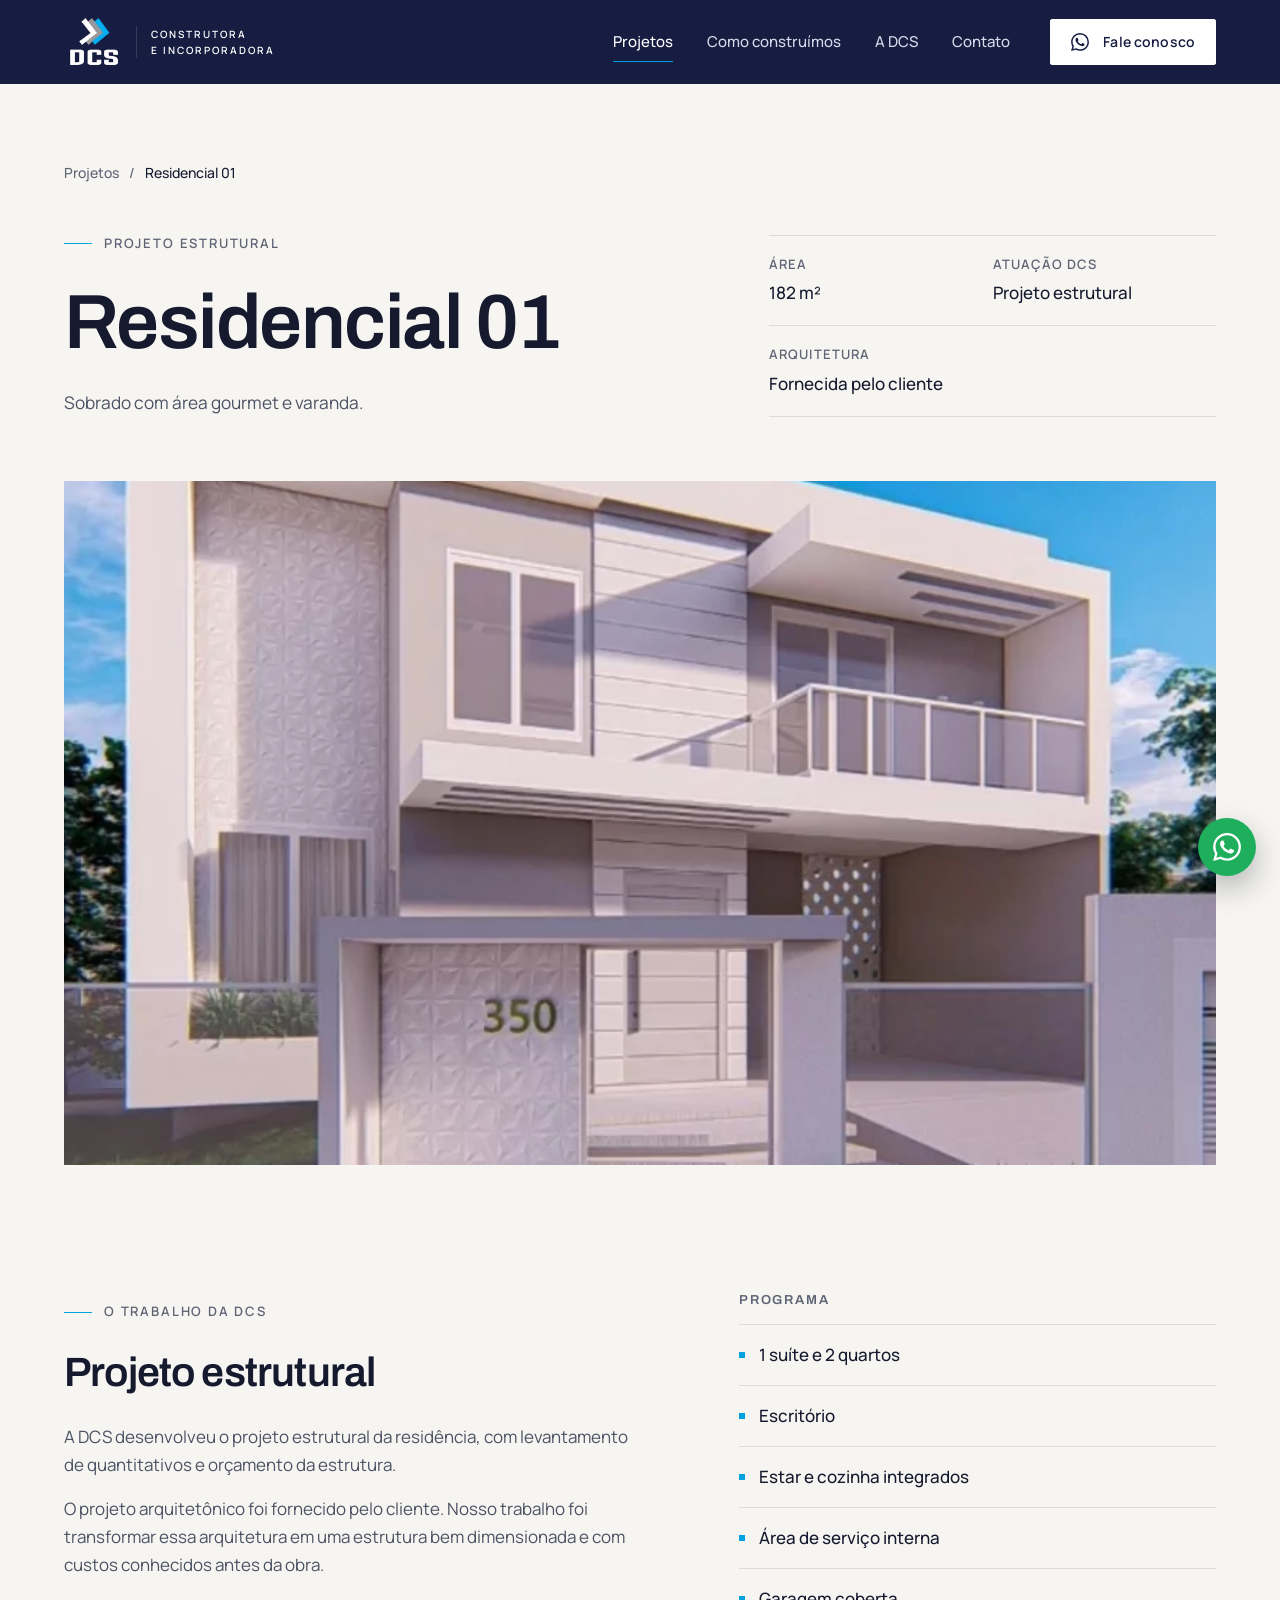
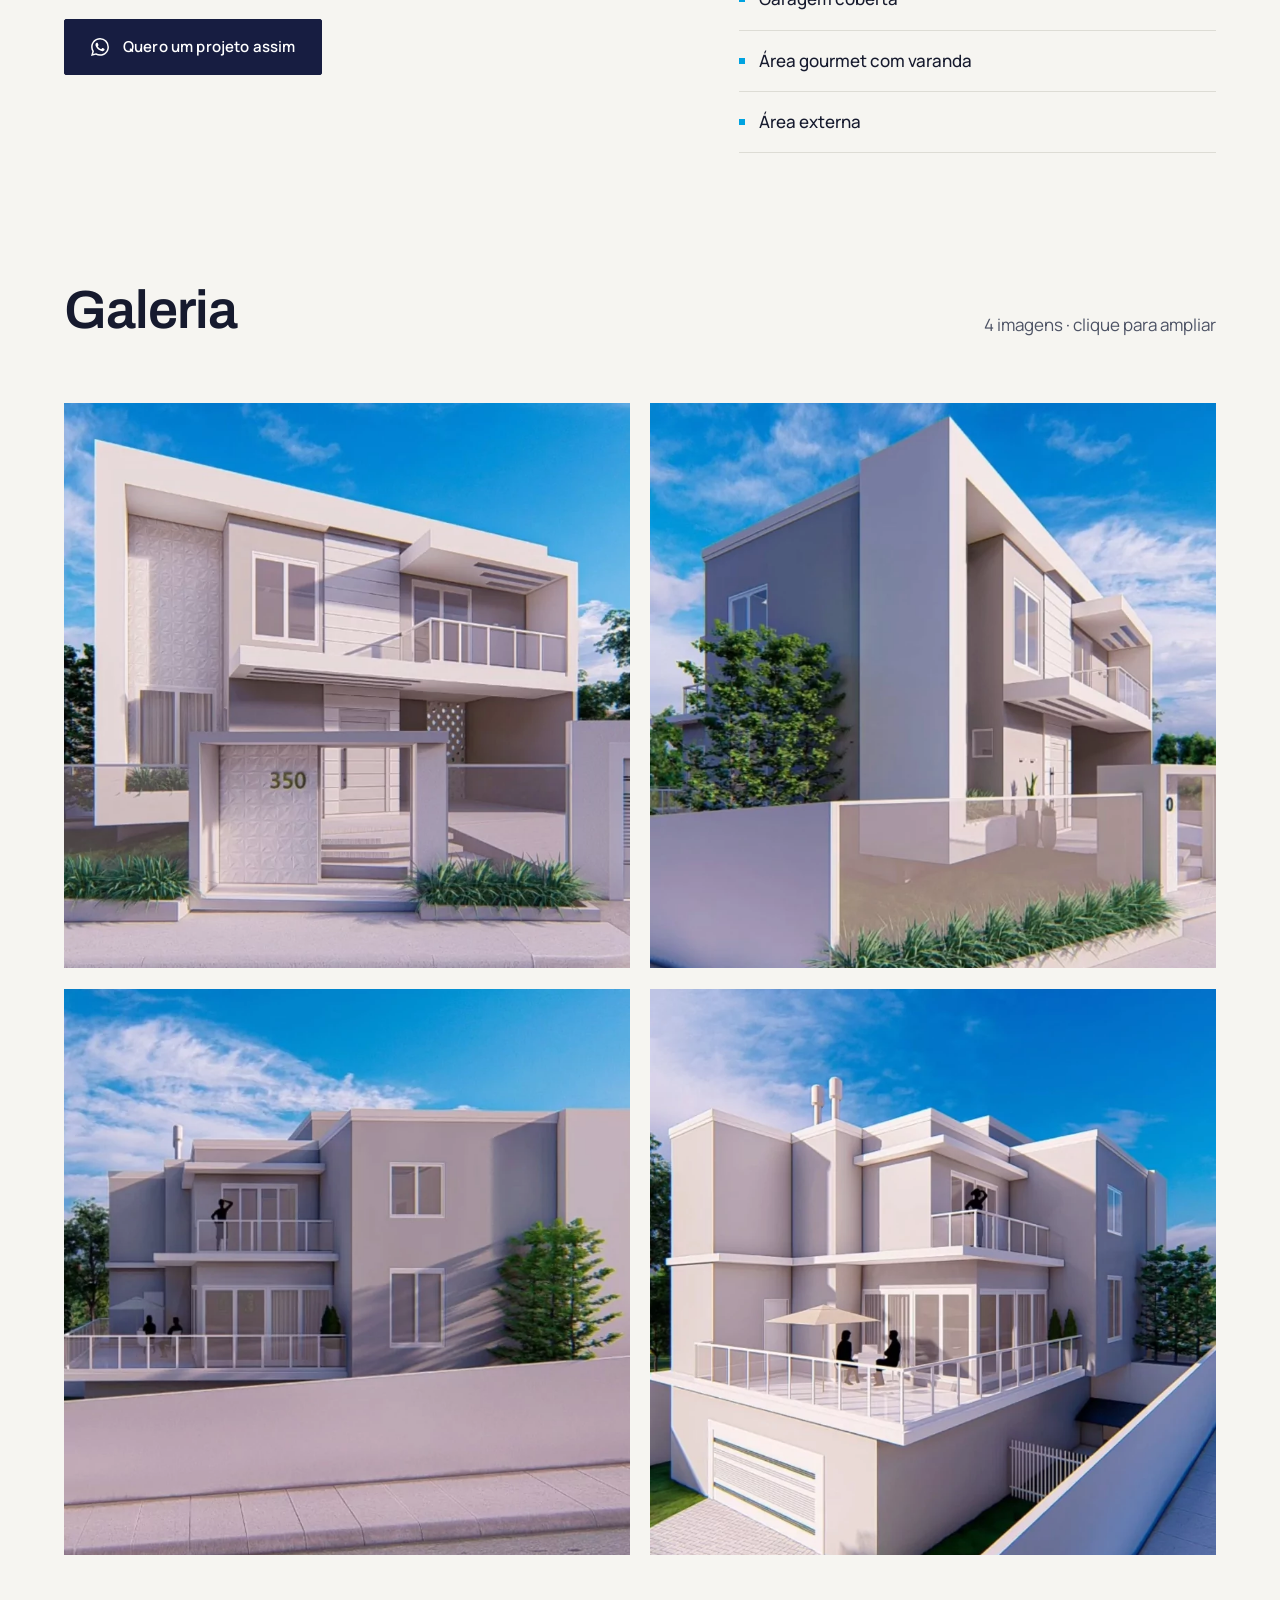
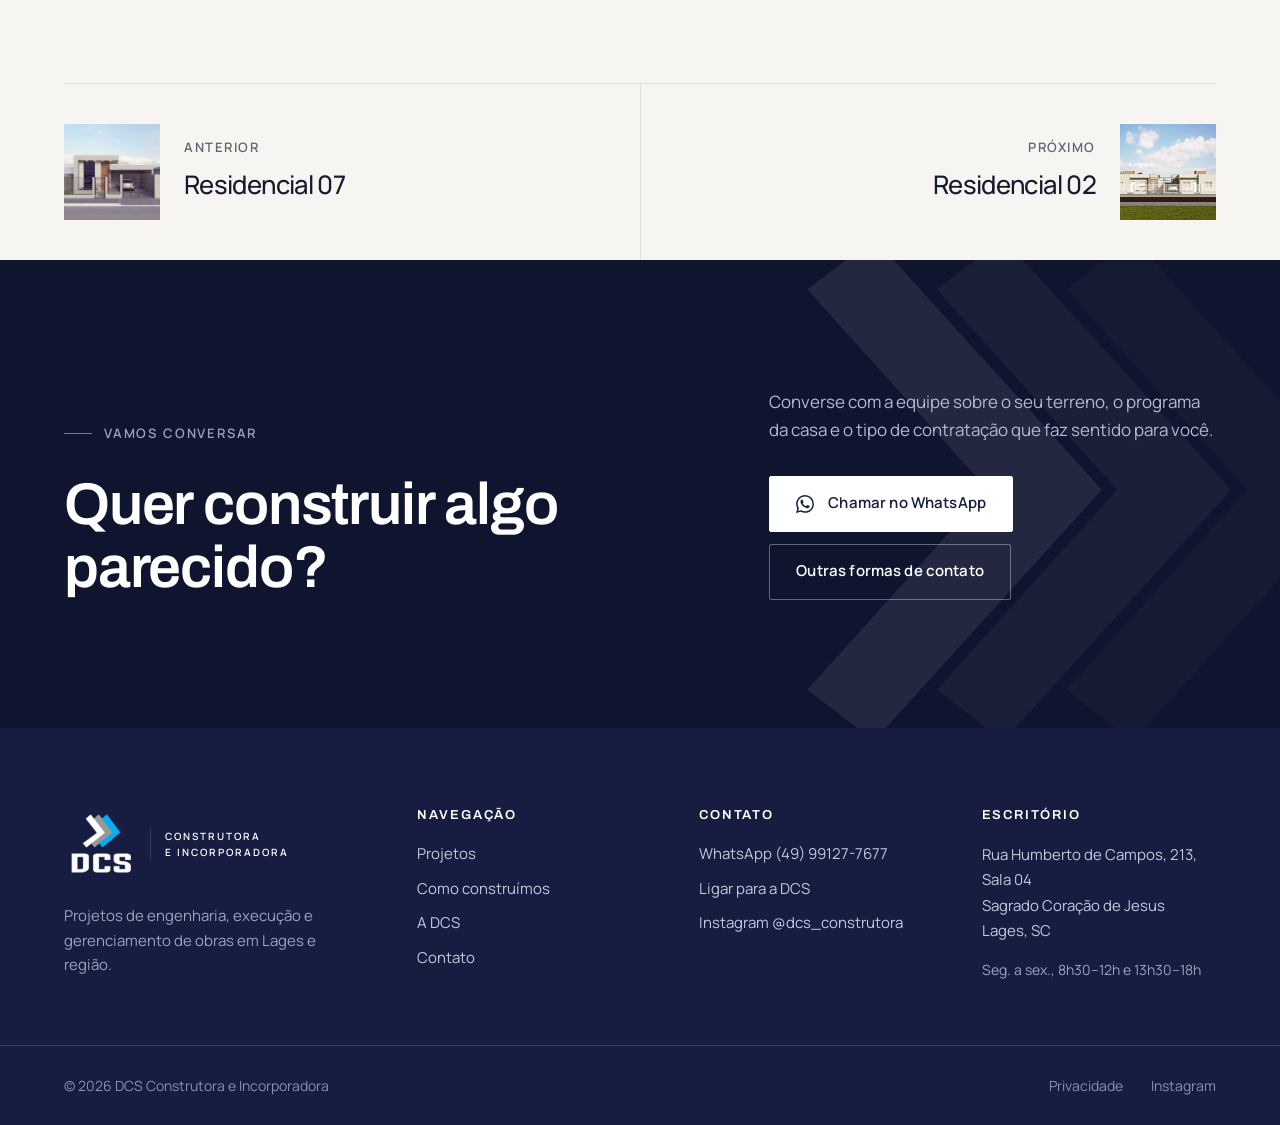
<file: projetos/residencial-1/index.html>
<!doctype html>
<html lang="pt-BR">
<head>
  <meta charset="utf-8">
  <meta name="viewport" content="width=device-width, initial-scale=1">
  <title>Residencial 01: sobrado com área gourmet | DCS Lages</title>
  <meta name="description" content="Residencial 01: sobrado de 182 m² com área gourmet e varanda. A DCS Construtora, de Lages, SC, fez o projeto estrutural, com quantitativos e orçamento.">
  <link rel="canonical" href="https://dcs-construtora.vercel.app/projetos/residencial-1/">
  <meta name="theme-color" content="#171d41">
  <meta property="og:type" content="website">
  <meta property="og:locale" content="pt_BR">
  <meta property="og:site_name" content="DCS Construtora e Incorporadora">
  <meta property="og:url" content="https://dcs-construtora.vercel.app/projetos/residencial-1/">
  <meta property="og:title" content="Residencial 01: sobrado com área gourmet | DCS Lages">
  <meta property="og:description" content="Residencial 01: sobrado de 182 m² com área gourmet e varanda. A DCS Construtora, de Lages, SC, fez o projeto estrutural, com quantitativos e orçamento.">
  <meta property="og:image" content="https://dcs-construtora.vercel.app/assets/og-image.jpg">
  <meta property="og:image:width" content="1200">
  <meta property="og:image:height" content="630">
  <meta property="og:image:alt" content="DCS Construtora e Incorporadora, Lages, SC">
  <meta name="twitter:card" content="summary_large_image">
  <meta name="twitter:title" content="Residencial 01: sobrado com área gourmet | DCS Lages">
  <meta name="twitter:description" content="Residencial 01: sobrado de 182 m² com área gourmet e varanda. A DCS Construtora, de Lages, SC, fez o projeto estrutural, com quantitativos e orçamento.">
  <meta name="twitter:image" content="https://dcs-construtora.vercel.app/assets/og-image.jpg">
  <link rel="icon" type="image/png" href="../../assets/favicon.png">
  <link rel="apple-touch-icon" href="../../assets/apple-touch-icon.png">
  <link rel="preload" href="../../assets/archivo-latin-wght-normal.woff2" as="font" type="font/woff2" crossorigin>
  <link rel="stylesheet" href="../../style.css?v=dbbcf68b">
  <script src="../../app.js?v=625939c6" defer></script>
  <script type="application/ld+json">
  {
    "@context": "https://schema.org",
    "@graph": [
      {
        "@type": "WebPage",
        "@id": "https://dcs-construtora.vercel.app/projetos/residencial-1/#pagina",
        "url": "https://dcs-construtora.vercel.app/projetos/residencial-1/",
        "name": "Residencial 01: sobrado com área gourmet | DCS Lages",
        "description": "Residencial 01: sobrado de 182 m² com área gourmet e varanda. A DCS Construtora, de Lages, SC, fez o projeto estrutural, com quantitativos e orçamento.",
        "isPartOf": {
          "@id": "https://dcs-construtora.vercel.app/#site"
        },
        "about": {
          "@id": "https://dcs-construtora.vercel.app/#organizacao"
        },
        "inLanguage": "pt-BR",
        "mainEntity": {
          "@id": "https://dcs-construtora.vercel.app/projetos/residencial-1/#projeto"
        },
        "breadcrumb": {
          "@id": "https://dcs-construtora.vercel.app/projetos/residencial-1/#breadcrumb"
        }
      },
      {
        "@type": "CreativeWork",
        "@id": "https://dcs-construtora.vercel.app/projetos/residencial-1/#projeto",
        "name": "Residencial 01",
        "abstract": "Sobrado com área gourmet e varanda.",
        "description": "A DCS desenvolveu o projeto estrutural da residência, com levantamento de quantitativos e orçamento da estrutura. O projeto arquitetônico foi fornecido pelo cliente. Nosso trabalho foi transformar essa arquitetura em uma estrutura bem dimensionada e com custos conhecidos antes da obra.",
        "image": "https://dcs-construtora.vercel.app/assets/residencial1.webp",
        "url": "https://dcs-construtora.vercel.app/projetos/residencial-1/",
        "inLanguage": "pt-BR",
        "contributor": {
          "@id": "https://dcs-construtora.vercel.app/#organizacao"
        }
      },
      {
        "@type": "BreadcrumbList",
        "@id": "https://dcs-construtora.vercel.app/projetos/residencial-1/#breadcrumb",
        "itemListElement": [
          {
            "@type": "ListItem",
            "position": 1,
            "name": "Início",
            "item": "https://dcs-construtora.vercel.app/"
          },
          {
            "@type": "ListItem",
            "position": 2,
            "name": "Projetos",
            "item": "https://dcs-construtora.vercel.app/projetos/"
          },
          {
            "@type": "ListItem",
            "position": 3,
            "name": "Residencial 01",
            "item": "https://dcs-construtora.vercel.app/projetos/residencial-1/"
          }
        ]
      }
    ]
  }
  </script>
</head>
<body>
  <a class="skip-link" href="#conteudo">Pular para o conteúdo</a>

  <header class="site-header">
    <div class="container site-header__inner">
      <a class="brand" href="../../" aria-label="DCS Construtora e Incorporadora, página inicial">
        <img src="../../assets/logo.webp" alt="" width="192" height="192">
        <span class="brand__name">Construtora<br>e Incorporadora</span>
      </a>
      <nav class="nav" aria-label="Principal">
        <a href="../../projetos/" aria-current="page">Projetos</a><a href="../../como-construimos/">Como construímos</a><a href="../../a-dcs/">A DCS</a><a href="../../contato/">Contato</a>
      </nav>
      <a class="btn btn--light" href="https://wa.me/5549991277677?text=Ol%C3%A1%2C%20DCS!%20Gostaria%20de%20conversar%20sobre%20um%20projeto." target="_blank" rel="noopener"><svg class="icon icon--fill" viewBox="0 0 24 24" aria-hidden="true"><path d="M17.472 14.382c-.297-.149-1.758-.867-2.03-.967-.273-.099-.471-.148-.67.15-.197.297-.767.966-.94 1.164-.173.199-.347.223-.644.075-.297-.15-1.255-.463-2.39-1.475-.883-.788-1.48-1.761-1.653-2.059-.173-.297-.018-.458.13-.606.134-.133.298-.347.446-.52.149-.174.198-.298.298-.497.099-.198.05-.371-.025-.52-.075-.149-.669-1.612-.916-2.207-.242-.579-.487-.5-.669-.51-.173-.008-.371-.01-.57-.01-.198 0-.52.074-.792.372-.272.297-1.04 1.016-1.04 2.479 0 1.462 1.065 2.875 1.213 3.074.149.198 2.096 3.2 5.077 4.487.709.306 1.262.489 1.694.625.712.227 1.36.195 1.871.118.571-.085 1.758-.719 2.006-1.413.248-.694.248-1.289.173-1.413-.074-.124-.272-.198-.57-.347m-5.421 7.403h-.004a9.87 9.87 0 0 1-5.031-1.378l-.361-.214-3.741.982.998-3.648-.235-.374a9.86 9.86 0 0 1-1.51-5.26c.001-5.45 4.436-9.884 9.888-9.884 2.64 0 5.122 1.03 6.988 2.898a9.825 9.825 0 0 1 2.893 6.994c-.003 5.45-4.437 9.884-9.885 9.884m8.413-18.297A11.815 11.815 0 0 0 12.05 0C5.495 0 .16 5.335.157 11.892c0 2.096.547 4.142 1.588 5.945L.057 24l6.305-1.654a11.882 11.882 0 0 0 5.683 1.448h.005c6.554 0 11.89-5.335 11.893-11.893a11.821 11.821 0 0 0-3.48-8.413Z"/></svg>Fale conosco</a>
      <button class="menu-toggle" type="button" aria-expanded="false" aria-controls="mobile-menu">
        <span class="menu-toggle__label">Menu</span>
        <span class="menu-toggle__bars" aria-hidden="true"></span>
      </button>
    </div>
  </header>

  <div class="mobile-menu" id="mobile-menu" hidden>
    <nav aria-label="Menu">
      <a href="../../">Início<svg class="icon" viewBox="0 0 24 24" aria-hidden="true"><path d="M4 12h16M14 6l6 6-6 6"/></svg></a>
      <a href="../../projetos/" aria-current="page">Projetos<svg class="icon" viewBox="0 0 24 24" aria-hidden="true"><path d="M4 12h16M14 6l6 6-6 6"/></svg></a><a href="../../como-construimos/">Como construímos<svg class="icon" viewBox="0 0 24 24" aria-hidden="true"><path d="M4 12h16M14 6l6 6-6 6"/></svg></a><a href="../../a-dcs/">A DCS<svg class="icon" viewBox="0 0 24 24" aria-hidden="true"><path d="M4 12h16M14 6l6 6-6 6"/></svg></a><a href="../../contato/">Contato<svg class="icon" viewBox="0 0 24 24" aria-hidden="true"><path d="M4 12h16M14 6l6 6-6 6"/></svg></a>
    </nav>
    <div class="mobile-menu__footer">
      <a class="btn btn--light" href="https://wa.me/5549991277677?text=Ol%C3%A1%2C%20DCS!%20Gostaria%20de%20conversar%20sobre%20um%20projeto." target="_blank" rel="noopener"><svg class="icon icon--fill" viewBox="0 0 24 24" aria-hidden="true"><path d="M17.472 14.382c-.297-.149-1.758-.867-2.03-.967-.273-.099-.471-.148-.67.15-.197.297-.767.966-.94 1.164-.173.199-.347.223-.644.075-.297-.15-1.255-.463-2.39-1.475-.883-.788-1.48-1.761-1.653-2.059-.173-.297-.018-.458.13-.606.134-.133.298-.347.446-.52.149-.174.198-.298.298-.497.099-.198.05-.371-.025-.52-.075-.149-.669-1.612-.916-2.207-.242-.579-.487-.5-.669-.51-.173-.008-.371-.01-.57-.01-.198 0-.52.074-.792.372-.272.297-1.04 1.016-1.04 2.479 0 1.462 1.065 2.875 1.213 3.074.149.198 2.096 3.2 5.077 4.487.709.306 1.262.489 1.694.625.712.227 1.36.195 1.871.118.571-.085 1.758-.719 2.006-1.413.248-.694.248-1.289.173-1.413-.074-.124-.272-.198-.57-.347m-5.421 7.403h-.004a9.87 9.87 0 0 1-5.031-1.378l-.361-.214-3.741.982.998-3.648-.235-.374a9.86 9.86 0 0 1-1.51-5.26c.001-5.45 4.436-9.884 9.888-9.884 2.64 0 5.122 1.03 6.988 2.898a9.825 9.825 0 0 1 2.893 6.994c-.003 5.45-4.437 9.884-9.885 9.884m8.413-18.297A11.815 11.815 0 0 0 12.05 0C5.495 0 .16 5.335.157 11.892c0 2.096.547 4.142 1.588 5.945L.057 24l6.305-1.654a11.882 11.882 0 0 0 5.683 1.448h.005c6.554 0 11.89-5.335 11.893-11.893a11.821 11.821 0 0 0-3.48-8.413Z"/></svg>Conversar pelo WhatsApp</a>
      <p>(49) 99127-7677 · Lages, SC</p>
    </div>
  </div>

  <main id="conteudo">
    <section class="project-hero">
      <div class="container">
        <nav class="breadcrumb" aria-label="Você está em">
          <a href="../../projetos/">Projetos</a>
          <span aria-hidden="true">/</span>
          <span aria-current="page">Residencial 01</span>
        </nav>
        <div class="project-hero__grid">
          <div>
            <span class="eyebrow">Projeto estrutural</span>
            <h1>Residencial 01</h1>
            <p class="lead">Sobrado com área gourmet e varanda.</p>
          </div>
          <dl class="facts"><div><dt>Área</dt><dd>182 m²</dd></div><div><dt>Atuação DCS</dt><dd>Projeto estrutural</dd></div><div><dt>Arquitetura</dt><dd>Fornecida pelo cliente</dd></div></dl>
        </div>
      </div>
    </section>

    <div class="container">
      <button class="project-cover" type="button" data-lightbox="../../assets/residencial1.webp" aria-label="Ampliar imagem principal">
        <img src="../../assets/residencial1.webp" alt="Residencial 01, sobrado com área gourmet e varanda: imagem 1 de 4" width="820" height="852" fetchpriority="high" decoding="async">
      </button>
      
    </div>

    <section class="section" aria-labelledby="trabalho-title">
      <div class="container project-body">
        <div data-reveal>
          <span class="eyebrow">O trabalho da DCS</span>
          <h2 id="trabalho-title">Projeto estrutural</h2>
          <p>A DCS desenvolveu o projeto estrutural da residência, com levantamento de quantitativos e orçamento da estrutura.</p><p>O projeto arquitetônico foi fornecido pelo cliente. Nosso trabalho foi transformar essa arquitetura em uma estrutura bem dimensionada e com custos conhecidos antes da obra.</p>
          <a class="btn" href="https://wa.me/5549991277677?text=Ol%C3%A1%2C%20DCS%21%20Vi%20o%20Residencial%2001%20no%20site%20e%20gostaria%20de%20conversar%20sobre%20um%20projeto%20parecido." target="_blank" rel="noopener"><svg class="icon icon--fill" viewBox="0 0 24 24" aria-hidden="true"><path d="M17.472 14.382c-.297-.149-1.758-.867-2.03-.967-.273-.099-.471-.148-.67.15-.197.297-.767.966-.94 1.164-.173.199-.347.223-.644.075-.297-.15-1.255-.463-2.39-1.475-.883-.788-1.48-1.761-1.653-2.059-.173-.297-.018-.458.13-.606.134-.133.298-.347.446-.52.149-.174.198-.298.298-.497.099-.198.05-.371-.025-.52-.075-.149-.669-1.612-.916-2.207-.242-.579-.487-.5-.669-.51-.173-.008-.371-.01-.57-.01-.198 0-.52.074-.792.372-.272.297-1.04 1.016-1.04 2.479 0 1.462 1.065 2.875 1.213 3.074.149.198 2.096 3.2 5.077 4.487.709.306 1.262.489 1.694.625.712.227 1.36.195 1.871.118.571-.085 1.758-.719 2.006-1.413.248-.694.248-1.289.173-1.413-.074-.124-.272-.198-.57-.347m-5.421 7.403h-.004a9.87 9.87 0 0 1-5.031-1.378l-.361-.214-3.741.982.998-3.648-.235-.374a9.86 9.86 0 0 1-1.51-5.26c.001-5.45 4.436-9.884 9.888-9.884 2.64 0 5.122 1.03 6.988 2.898a9.825 9.825 0 0 1 2.893 6.994c-.003 5.45-4.437 9.884-9.885 9.884m8.413-18.297A11.815 11.815 0 0 0 12.05 0C5.495 0 .16 5.335.157 11.892c0 2.096.547 4.142 1.588 5.945L.057 24l6.305-1.654a11.882 11.882 0 0 0 5.683 1.448h.005c6.554 0 11.89-5.335 11.893-11.893a11.821 11.821 0 0 0-3.48-8.413Z"/></svg>Quero um projeto assim</a>
        </div>
        <div class="program" data-reveal>
          <h3>Programa</h3>
          <ul><li>1 suíte e 2 quartos</li><li>Escritório</li><li>Estar e cozinha integrados</li><li>Área de serviço interna</li><li>Garagem coberta</li><li>Área gourmet com varanda</li><li>Área externa</li></ul>
        </div>
      </div>
    </section>

    <section class="section" style="padding-top:0" aria-labelledby="galeria-title">
      <div class="container">
        <div class="section-head">
          <h2 id="galeria-title">Galeria</h2>
          <p>4 imagens · clique para ampliar</p>
        </div>
        <div class="gallery">
          <button class="gallery__item" type="button" data-lightbox="../../assets/residencial1.webp" aria-label="Ampliar imagem 1 de 4" data-reveal style="--delay:0.00s">
            <img src="../../assets/residencial1.webp" alt="Residencial 01, sobrado com área gourmet e varanda: imagem 1 de 4" width="820" height="852" loading="lazy" decoding="async">
          </button>
          <button class="gallery__item" type="button" data-lightbox="../../assets/residencial1.1.webp" aria-label="Ampliar imagem 2 de 4" data-reveal style="--delay:0.08s">
            <img src="../../assets/residencial1.1.webp" alt="Residencial 01, sobrado com área gourmet e varanda: imagem 2 de 4" width="818" height="857" loading="lazy" decoding="async">
          </button>
          <button class="gallery__item" type="button" data-lightbox="../../assets/residencial1.2.webp" aria-label="Ampliar imagem 3 de 4" data-reveal style="--delay:0.16s">
            <img src="../../assets/residencial1.2.webp" alt="Residencial 01, sobrado com área gourmet e varanda: imagem 3 de 4" width="816" height="851" loading="lazy" decoding="async">
          </button>
          <button class="gallery__item" type="button" data-lightbox="../../assets/residencial1.3.webp" aria-label="Ampliar imagem 4 de 4" data-reveal style="--delay:0.00s">
            <img src="../../assets/residencial1.3.webp" alt="Residencial 01, sobrado com área gourmet e varanda: imagem 4 de 4" width="818" height="856" loading="lazy" decoding="async">
          </button>
        </div>
        
      </div>
    </section>

    <nav class="container" aria-label="Outros projetos">
      <div class="pager">
        <a href="../../projetos/residencial-7/">
          <img src="../../assets/residencial7.webp" alt="" width="819" height="855" loading="lazy" decoding="async">
          <span><small>Anterior</small><strong>Residencial 07</strong></span>
        </a>
        <a href="../../projetos/residencial-2/">
          <span><small>Próximo</small><strong>Residencial 02</strong></span>
          <img src="../../assets/residencial2.webp" alt="" width="819" height="603" loading="lazy" decoding="async">
        </a>
      </div>
    </nav>

    <section class="cta section" aria-labelledby="cta-title">
      <div class="container cta__inner">
        <div>
          <span class="eyebrow">Vamos conversar</span>
          <h2 id="cta-title">Quer construir algo parecido?</h2>
        </div>
        <div>
          <p>Converse com a equipe sobre o seu terreno, o programa da casa e o tipo de contratação que faz sentido para você.</p>
          <div class="btn-row">
            <a class="btn btn--light" href="https://wa.me/5549991277677?text=Ol%C3%A1%2C%20DCS!%20Gostaria%20de%20conversar%20sobre%20um%20projeto." target="_blank" rel="noopener"><svg class="icon icon--fill" viewBox="0 0 24 24" aria-hidden="true"><path d="M17.472 14.382c-.297-.149-1.758-.867-2.03-.967-.273-.099-.471-.148-.67.15-.197.297-.767.966-.94 1.164-.173.199-.347.223-.644.075-.297-.15-1.255-.463-2.39-1.475-.883-.788-1.48-1.761-1.653-2.059-.173-.297-.018-.458.13-.606.134-.133.298-.347.446-.52.149-.174.198-.298.298-.497.099-.198.05-.371-.025-.52-.075-.149-.669-1.612-.916-2.207-.242-.579-.487-.5-.669-.51-.173-.008-.371-.01-.57-.01-.198 0-.52.074-.792.372-.272.297-1.04 1.016-1.04 2.479 0 1.462 1.065 2.875 1.213 3.074.149.198 2.096 3.2 5.077 4.487.709.306 1.262.489 1.694.625.712.227 1.36.195 1.871.118.571-.085 1.758-.719 2.006-1.413.248-.694.248-1.289.173-1.413-.074-.124-.272-.198-.57-.347m-5.421 7.403h-.004a9.87 9.87 0 0 1-5.031-1.378l-.361-.214-3.741.982.998-3.648-.235-.374a9.86 9.86 0 0 1-1.51-5.26c.001-5.45 4.436-9.884 9.888-9.884 2.64 0 5.122 1.03 6.988 2.898a9.825 9.825 0 0 1 2.893 6.994c-.003 5.45-4.437 9.884-9.885 9.884m8.413-18.297A11.815 11.815 0 0 0 12.05 0C5.495 0 .16 5.335.157 11.892c0 2.096.547 4.142 1.588 5.945L.057 24l6.305-1.654a11.882 11.882 0 0 0 5.683 1.448h.005c6.554 0 11.89-5.335 11.893-11.893a11.821 11.821 0 0 0-3.48-8.413Z"/></svg>Chamar no WhatsApp</a>
            <a class="btn btn--ghost" href="../../contato/">Outras formas de contato</a>
          </div>
        </div>
      </div>
    </section>
  </main>

  <footer class="site-footer">
    <div class="container site-footer__top">
      <div>
        <a class="brand" href="../../" aria-label="DCS Construtora e Incorporadora, página inicial">
          <img src="../../assets/logo.webp" alt="" width="192" height="192" loading="lazy">
          <span class="brand__name">Construtora<br>e Incorporadora</span>
        </a>
        <p class="site-footer__tagline">Projetos de engenharia, execução e gerenciamento de obras em Lages e região.</p>
      </div>
      <div>
        <h2>Navegação</h2>
        <ul>
          <li><a href="../../projetos/">Projetos</a></li>
          <li><a href="../../como-construimos/">Como construímos</a></li>
          <li><a href="../../a-dcs/">A DCS</a></li>
          <li><a href="../../contato/">Contato</a></li>
        </ul>
      </div>
      <div>
        <h2>Contato</h2>
        <ul>
          <li><a href="https://wa.me/5549991277677?text=Ol%C3%A1%2C%20DCS!%20Gostaria%20de%20conversar%20sobre%20um%20projeto." target="_blank" rel="noopener">WhatsApp (49) 99127-7677</a></li>
          <li><a href="tel:+5549991277677">Ligar para a DCS</a></li>
          <li><a href="https://www.instagram.com/dcs_construtora/" target="_blank" rel="noopener">Instagram @dcs_construtora</a></li>
        </ul>
      </div>
      <div>
        <h2>Escritório</h2>
        <address>
          <a href="https://www.google.com/maps/search/?api=1&amp;query=Rua+Humberto+de+Campos+213+Lages+SC" target="_blank" rel="noopener">Rua Humberto de Campos, 213, Sala 04<br>Sagrado Coração de Jesus<br>Lages, SC</a>
        </address>
        <p style="margin-top:14px;color:#9aa2c0;font-size:14px">Seg. a sex., 8h30–12h e 13h30–18h</p>
      </div>
    </div>
    <div class="container site-footer__bottom">
      <span>© <span data-year>2026</span> DCS Construtora e Incorporadora</span>
      <nav aria-label="Rodapé">
        <a href="../../privacidade/">Privacidade</a>
        <a href="https://www.instagram.com/dcs_construtora/" target="_blank" rel="noopener">Instagram</a>
      </nav>
    </div>
  </footer>

  <a class="wa-float" href="https://wa.me/5549991277677?text=Ol%C3%A1%2C%20DCS!%20Gostaria%20de%20conversar%20sobre%20um%20projeto." target="_blank" rel="noopener" aria-label="Conversar com a DCS pelo WhatsApp"><svg class="icon icon--fill" viewBox="0 0 24 24" aria-hidden="true"><path d="M17.472 14.382c-.297-.149-1.758-.867-2.03-.967-.273-.099-.471-.148-.67.15-.197.297-.767.966-.94 1.164-.173.199-.347.223-.644.075-.297-.15-1.255-.463-2.39-1.475-.883-.788-1.48-1.761-1.653-2.059-.173-.297-.018-.458.13-.606.134-.133.298-.347.446-.52.149-.174.198-.298.298-.497.099-.198.05-.371-.025-.52-.075-.149-.669-1.612-.916-2.207-.242-.579-.487-.5-.669-.51-.173-.008-.371-.01-.57-.01-.198 0-.52.074-.792.372-.272.297-1.04 1.016-1.04 2.479 0 1.462 1.065 2.875 1.213 3.074.149.198 2.096 3.2 5.077 4.487.709.306 1.262.489 1.694.625.712.227 1.36.195 1.871.118.571-.085 1.758-.719 2.006-1.413.248-.694.248-1.289.173-1.413-.074-.124-.272-.198-.57-.347m-5.421 7.403h-.004a9.87 9.87 0 0 1-5.031-1.378l-.361-.214-3.741.982.998-3.648-.235-.374a9.86 9.86 0 0 1-1.51-5.26c.001-5.45 4.436-9.884 9.888-9.884 2.64 0 5.122 1.03 6.988 2.898a9.825 9.825 0 0 1 2.893 6.994c-.003 5.45-4.437 9.884-9.885 9.884m8.413-18.297A11.815 11.815 0 0 0 12.05 0C5.495 0 .16 5.335.157 11.892c0 2.096.547 4.142 1.588 5.945L.057 24l6.305-1.654a11.882 11.882 0 0 0 5.683 1.448h.005c6.554 0 11.89-5.335 11.893-11.893a11.821 11.821 0 0 0-3.48-8.413Z"/></svg></a>

  <dialog class="lightbox" id="lightbox" aria-label="Galeria de imagens">
    <div class="lightbox__top">
      <span class="lightbox__count"></span>
      <button class="lightbox__btn lightbox__close" type="button" aria-label="Fechar galeria"><svg class="icon" viewBox="0 0 24 24" aria-hidden="true"><path d="M6 6l12 12M18 6 6 18"/></svg></button>
    </div>
    <div class="lightbox__stage"><img src="[data-uri]" alt=""></div>
    <p class="lightbox__caption"></p>
    <button class="lightbox__btn lightbox__prev" type="button" aria-label="Imagem anterior"><svg class="icon" viewBox="0 0 24 24" aria-hidden="true"><path d="M20 12H4M10 6l-6 6 6 6"/></svg></button>
    <button class="lightbox__btn lightbox__next" type="button" aria-label="Próxima imagem"><svg class="icon" viewBox="0 0 24 24" aria-hidden="true"><path d="M4 12h16M14 6l6 6-6 6"/></svg></button>
  </dialog>
</body>
</html>
</file>
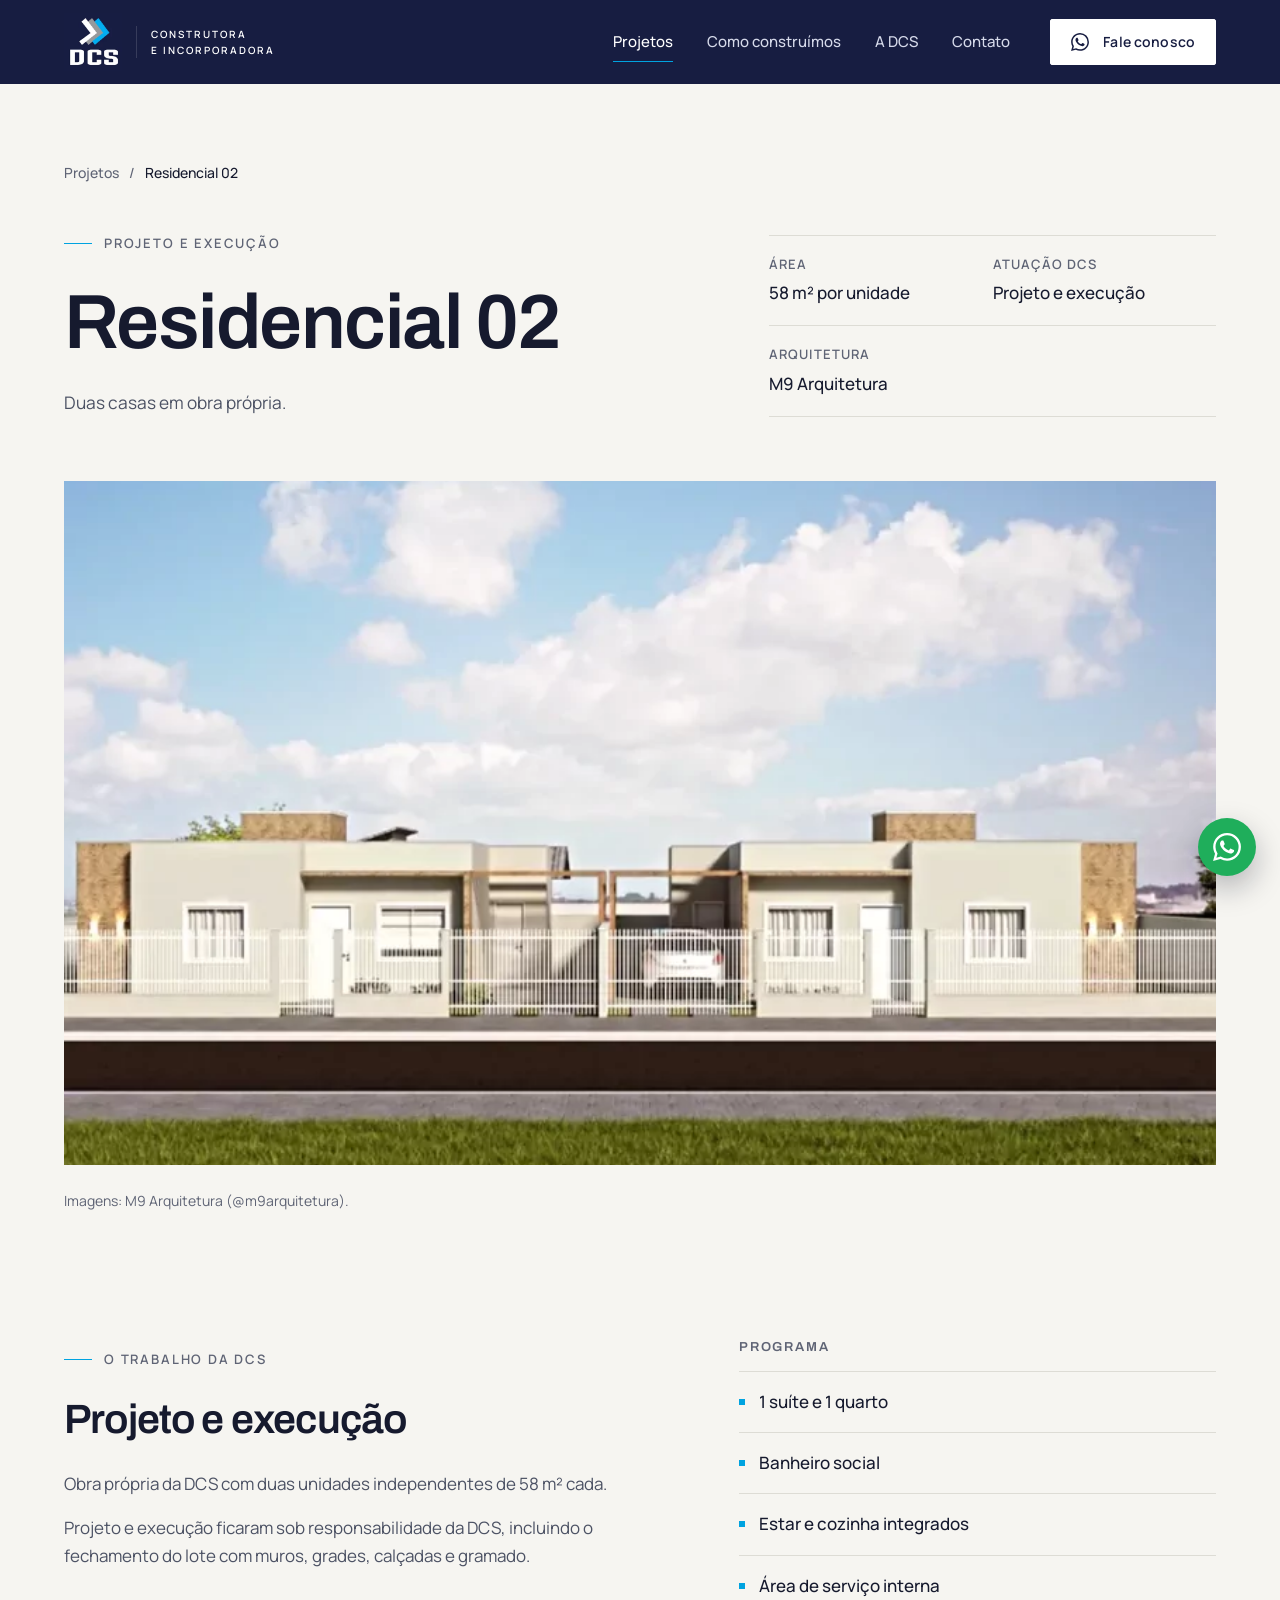
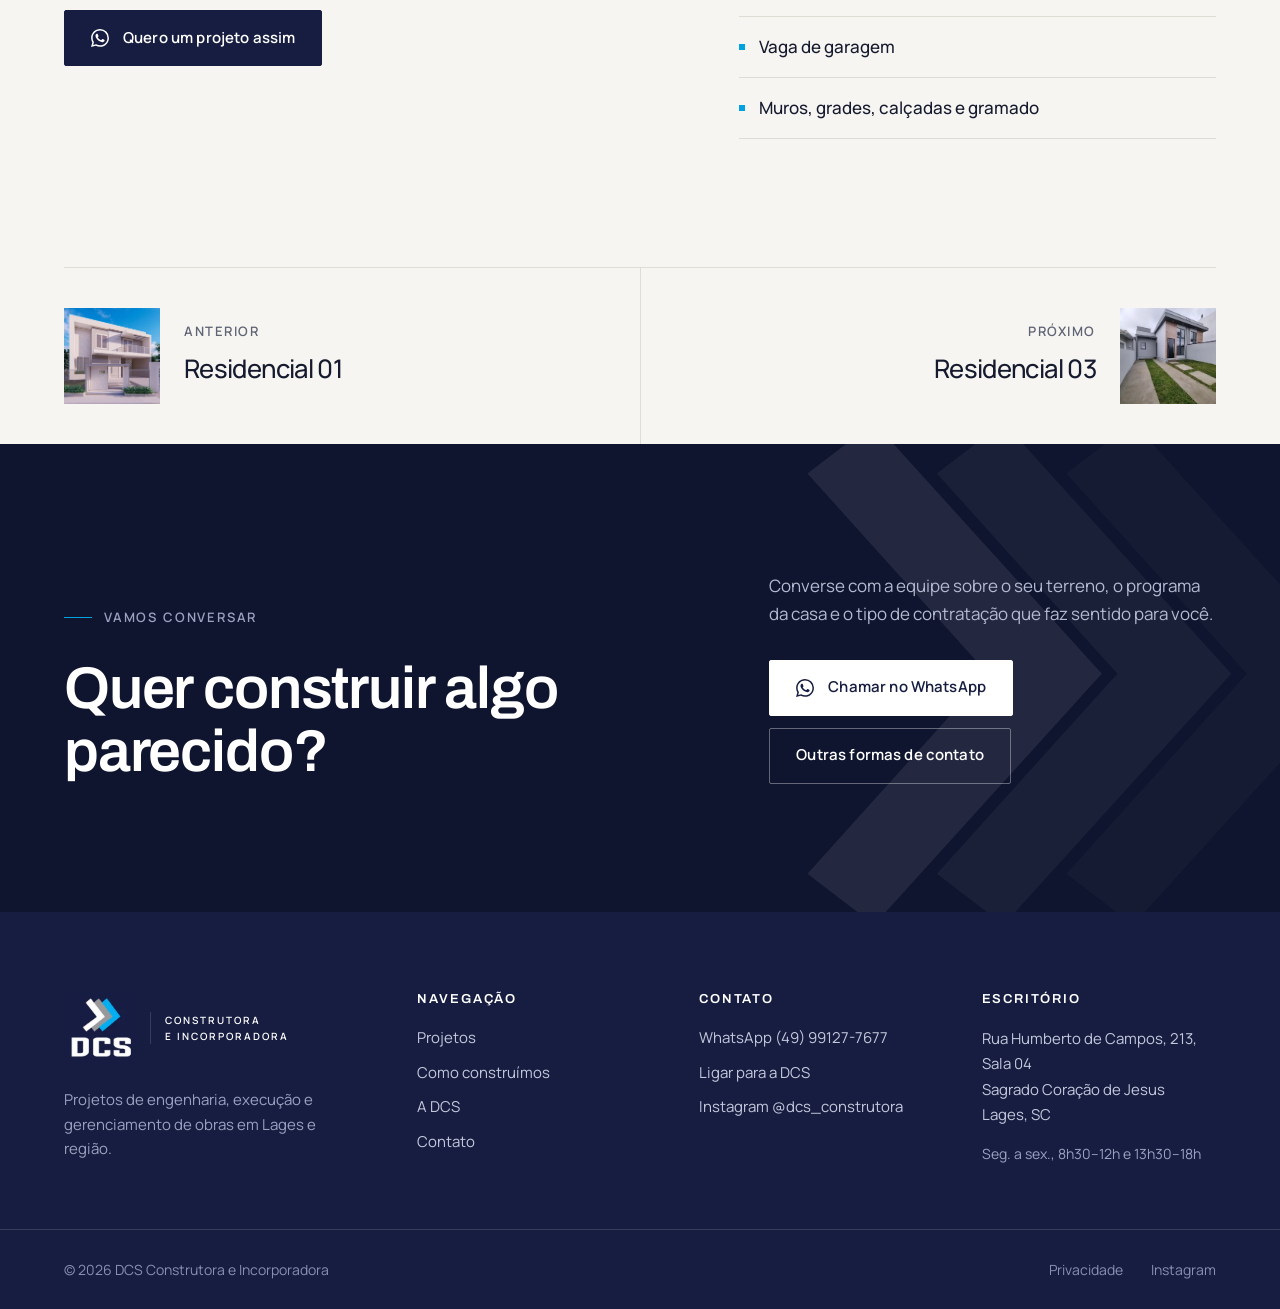
<file: projetos/residencial-2/index.html>
<!doctype html>
<html lang="pt-BR">
<head>
  <meta charset="utf-8">
  <meta name="viewport" content="width=device-width, initial-scale=1">
  <title>Residencial 02: duas casas em obra própria | DCS Lages</title>
  <meta name="description" content="Residencial 02: obra própria da DCS em Lages, SC, com duas casas de 58 m² cada. Projeto e execução da DCS, com muros, grades, calçadas e gramado.">
  <link rel="canonical" href="https://dcs-construtora.vercel.app/projetos/residencial-2/">
  <meta name="theme-color" content="#171d41">
  <meta property="og:type" content="website">
  <meta property="og:locale" content="pt_BR">
  <meta property="og:site_name" content="DCS Construtora e Incorporadora">
  <meta property="og:url" content="https://dcs-construtora.vercel.app/projetos/residencial-2/">
  <meta property="og:title" content="Residencial 02: duas casas em obra própria | DCS Lages">
  <meta property="og:description" content="Residencial 02: obra própria da DCS em Lages, SC, com duas casas de 58 m² cada. Projeto e execução da DCS, com muros, grades, calçadas e gramado.">
  <meta property="og:image" content="https://dcs-construtora.vercel.app/assets/og-image.jpg">
  <meta property="og:image:width" content="1200">
  <meta property="og:image:height" content="630">
  <meta property="og:image:alt" content="DCS Construtora e Incorporadora, Lages, SC">
  <meta name="twitter:card" content="summary_large_image">
  <meta name="twitter:title" content="Residencial 02: duas casas em obra própria | DCS Lages">
  <meta name="twitter:description" content="Residencial 02: obra própria da DCS em Lages, SC, com duas casas de 58 m² cada. Projeto e execução da DCS, com muros, grades, calçadas e gramado.">
  <meta name="twitter:image" content="https://dcs-construtora.vercel.app/assets/og-image.jpg">
  <link rel="icon" type="image/png" href="../../assets/favicon.png">
  <link rel="apple-touch-icon" href="../../assets/apple-touch-icon.png">
  <link rel="preload" href="../../assets/archivo-latin-wght-normal.woff2" as="font" type="font/woff2" crossorigin>
  <link rel="stylesheet" href="../../style.css?v=dbbcf68b">
  <script src="../../app.js?v=625939c6" defer></script>
  <script type="application/ld+json">
  {
    "@context": "https://schema.org",
    "@graph": [
      {
        "@type": "WebPage",
        "@id": "https://dcs-construtora.vercel.app/projetos/residencial-2/#pagina",
        "url": "https://dcs-construtora.vercel.app/projetos/residencial-2/",
        "name": "Residencial 02: duas casas em obra própria | DCS Lages",
        "description": "Residencial 02: obra própria da DCS em Lages, SC, com duas casas de 58 m² cada. Projeto e execução da DCS, com muros, grades, calçadas e gramado.",
        "isPartOf": {
          "@id": "https://dcs-construtora.vercel.app/#site"
        },
        "about": {
          "@id": "https://dcs-construtora.vercel.app/#organizacao"
        },
        "inLanguage": "pt-BR",
        "mainEntity": {
          "@id": "https://dcs-construtora.vercel.app/projetos/residencial-2/#projeto"
        },
        "breadcrumb": {
          "@id": "https://dcs-construtora.vercel.app/projetos/residencial-2/#breadcrumb"
        }
      },
      {
        "@type": "CreativeWork",
        "@id": "https://dcs-construtora.vercel.app/projetos/residencial-2/#projeto",
        "name": "Residencial 02",
        "abstract": "Duas casas em obra própria.",
        "description": "Obra própria da DCS com duas unidades independentes de 58 m² cada. Projeto e execução ficaram sob responsabilidade da DCS, incluindo o fechamento do lote com muros, grades, calçadas e gramado.",
        "image": {
          "@type": "ImageObject",
          "url": "https://dcs-construtora.vercel.app/assets/residencial2.webp",
          "creditText": "M9 Arquitetura (@m9arquitetura)"
        },
        "url": "https://dcs-construtora.vercel.app/projetos/residencial-2/",
        "inLanguage": "pt-BR",
        "creator": {
          "@id": "https://dcs-construtora.vercel.app/#organizacao"
        }
      },
      {
        "@type": "BreadcrumbList",
        "@id": "https://dcs-construtora.vercel.app/projetos/residencial-2/#breadcrumb",
        "itemListElement": [
          {
            "@type": "ListItem",
            "position": 1,
            "name": "Início",
            "item": "https://dcs-construtora.vercel.app/"
          },
          {
            "@type": "ListItem",
            "position": 2,
            "name": "Projetos",
            "item": "https://dcs-construtora.vercel.app/projetos/"
          },
          {
            "@type": "ListItem",
            "position": 3,
            "name": "Residencial 02",
            "item": "https://dcs-construtora.vercel.app/projetos/residencial-2/"
          }
        ]
      }
    ]
  }
  </script>
</head>
<body>
  <a class="skip-link" href="#conteudo">Pular para o conteúdo</a>

  <header class="site-header">
    <div class="container site-header__inner">
      <a class="brand" href="../../" aria-label="DCS Construtora e Incorporadora, página inicial">
        <img src="../../assets/logo.webp" alt="" width="192" height="192">
        <span class="brand__name">Construtora<br>e Incorporadora</span>
      </a>
      <nav class="nav" aria-label="Principal">
        <a href="../../projetos/" aria-current="page">Projetos</a><a href="../../como-construimos/">Como construímos</a><a href="../../a-dcs/">A DCS</a><a href="../../contato/">Contato</a>
      </nav>
      <a class="btn btn--light" href="https://wa.me/5549991277677?text=Ol%C3%A1%2C%20DCS!%20Gostaria%20de%20conversar%20sobre%20um%20projeto." target="_blank" rel="noopener"><svg class="icon icon--fill" viewBox="0 0 24 24" aria-hidden="true"><path d="M17.472 14.382c-.297-.149-1.758-.867-2.03-.967-.273-.099-.471-.148-.67.15-.197.297-.767.966-.94 1.164-.173.199-.347.223-.644.075-.297-.15-1.255-.463-2.39-1.475-.883-.788-1.48-1.761-1.653-2.059-.173-.297-.018-.458.13-.606.134-.133.298-.347.446-.52.149-.174.198-.298.298-.497.099-.198.05-.371-.025-.52-.075-.149-.669-1.612-.916-2.207-.242-.579-.487-.5-.669-.51-.173-.008-.371-.01-.57-.01-.198 0-.52.074-.792.372-.272.297-1.04 1.016-1.04 2.479 0 1.462 1.065 2.875 1.213 3.074.149.198 2.096 3.2 5.077 4.487.709.306 1.262.489 1.694.625.712.227 1.36.195 1.871.118.571-.085 1.758-.719 2.006-1.413.248-.694.248-1.289.173-1.413-.074-.124-.272-.198-.57-.347m-5.421 7.403h-.004a9.87 9.87 0 0 1-5.031-1.378l-.361-.214-3.741.982.998-3.648-.235-.374a9.86 9.86 0 0 1-1.51-5.26c.001-5.45 4.436-9.884 9.888-9.884 2.64 0 5.122 1.03 6.988 2.898a9.825 9.825 0 0 1 2.893 6.994c-.003 5.45-4.437 9.884-9.885 9.884m8.413-18.297A11.815 11.815 0 0 0 12.05 0C5.495 0 .16 5.335.157 11.892c0 2.096.547 4.142 1.588 5.945L.057 24l6.305-1.654a11.882 11.882 0 0 0 5.683 1.448h.005c6.554 0 11.89-5.335 11.893-11.893a11.821 11.821 0 0 0-3.48-8.413Z"/></svg>Fale conosco</a>
      <button class="menu-toggle" type="button" aria-expanded="false" aria-controls="mobile-menu">
        <span class="menu-toggle__label">Menu</span>
        <span class="menu-toggle__bars" aria-hidden="true"></span>
      </button>
    </div>
  </header>

  <div class="mobile-menu" id="mobile-menu" hidden>
    <nav aria-label="Menu">
      <a href="../../">Início<svg class="icon" viewBox="0 0 24 24" aria-hidden="true"><path d="M4 12h16M14 6l6 6-6 6"/></svg></a>
      <a href="../../projetos/" aria-current="page">Projetos<svg class="icon" viewBox="0 0 24 24" aria-hidden="true"><path d="M4 12h16M14 6l6 6-6 6"/></svg></a><a href="../../como-construimos/">Como construímos<svg class="icon" viewBox="0 0 24 24" aria-hidden="true"><path d="M4 12h16M14 6l6 6-6 6"/></svg></a><a href="../../a-dcs/">A DCS<svg class="icon" viewBox="0 0 24 24" aria-hidden="true"><path d="M4 12h16M14 6l6 6-6 6"/></svg></a><a href="../../contato/">Contato<svg class="icon" viewBox="0 0 24 24" aria-hidden="true"><path d="M4 12h16M14 6l6 6-6 6"/></svg></a>
    </nav>
    <div class="mobile-menu__footer">
      <a class="btn btn--light" href="https://wa.me/5549991277677?text=Ol%C3%A1%2C%20DCS!%20Gostaria%20de%20conversar%20sobre%20um%20projeto." target="_blank" rel="noopener"><svg class="icon icon--fill" viewBox="0 0 24 24" aria-hidden="true"><path d="M17.472 14.382c-.297-.149-1.758-.867-2.03-.967-.273-.099-.471-.148-.67.15-.197.297-.767.966-.94 1.164-.173.199-.347.223-.644.075-.297-.15-1.255-.463-2.39-1.475-.883-.788-1.48-1.761-1.653-2.059-.173-.297-.018-.458.13-.606.134-.133.298-.347.446-.52.149-.174.198-.298.298-.497.099-.198.05-.371-.025-.52-.075-.149-.669-1.612-.916-2.207-.242-.579-.487-.5-.669-.51-.173-.008-.371-.01-.57-.01-.198 0-.52.074-.792.372-.272.297-1.04 1.016-1.04 2.479 0 1.462 1.065 2.875 1.213 3.074.149.198 2.096 3.2 5.077 4.487.709.306 1.262.489 1.694.625.712.227 1.36.195 1.871.118.571-.085 1.758-.719 2.006-1.413.248-.694.248-1.289.173-1.413-.074-.124-.272-.198-.57-.347m-5.421 7.403h-.004a9.87 9.87 0 0 1-5.031-1.378l-.361-.214-3.741.982.998-3.648-.235-.374a9.86 9.86 0 0 1-1.51-5.26c.001-5.45 4.436-9.884 9.888-9.884 2.64 0 5.122 1.03 6.988 2.898a9.825 9.825 0 0 1 2.893 6.994c-.003 5.45-4.437 9.884-9.885 9.884m8.413-18.297A11.815 11.815 0 0 0 12.05 0C5.495 0 .16 5.335.157 11.892c0 2.096.547 4.142 1.588 5.945L.057 24l6.305-1.654a11.882 11.882 0 0 0 5.683 1.448h.005c6.554 0 11.89-5.335 11.893-11.893a11.821 11.821 0 0 0-3.48-8.413Z"/></svg>Conversar pelo WhatsApp</a>
      <p>(49) 99127-7677 · Lages, SC</p>
    </div>
  </div>

  <main id="conteudo">
    <section class="project-hero">
      <div class="container">
        <nav class="breadcrumb" aria-label="Você está em">
          <a href="../../projetos/">Projetos</a>
          <span aria-hidden="true">/</span>
          <span aria-current="page">Residencial 02</span>
        </nav>
        <div class="project-hero__grid">
          <div>
            <span class="eyebrow">Projeto e execução</span>
            <h1>Residencial 02</h1>
            <p class="lead">Duas casas em obra própria.</p>
          </div>
          <dl class="facts"><div><dt>Área</dt><dd>58 m² por unidade</dd></div><div><dt>Atuação DCS</dt><dd>Projeto e execução</dd></div><div><dt>Arquitetura</dt><dd>M9 Arquitetura</dd></div></dl>
        </div>
      </div>
    </section>

    <div class="container">
      <button class="project-cover" type="button" data-lightbox="../../assets/residencial2.webp" aria-label="Ampliar imagem principal">
        <img src="../../assets/residencial2.webp" alt="Residencial 02, duas casas em obra própria: imagem 1 de 1" width="819" height="603" fetchpriority="high" decoding="async">
      </button>
      <p class="credit">Imagens: M9 Arquitetura (@m9arquitetura).</p>
    </div>

    <section class="section" aria-labelledby="trabalho-title">
      <div class="container project-body">
        <div data-reveal>
          <span class="eyebrow">O trabalho da DCS</span>
          <h2 id="trabalho-title">Projeto e execução</h2>
          <p>Obra própria da DCS com duas unidades independentes de 58 m² cada.</p><p>Projeto e execução ficaram sob responsabilidade da DCS, incluindo o fechamento do lote com muros, grades, calçadas e gramado.</p>
          <a class="btn" href="https://wa.me/5549991277677?text=Ol%C3%A1%2C%20DCS%21%20Vi%20o%20Residencial%2002%20no%20site%20e%20gostaria%20de%20conversar%20sobre%20um%20projeto%20parecido." target="_blank" rel="noopener"><svg class="icon icon--fill" viewBox="0 0 24 24" aria-hidden="true"><path d="M17.472 14.382c-.297-.149-1.758-.867-2.03-.967-.273-.099-.471-.148-.67.15-.197.297-.767.966-.94 1.164-.173.199-.347.223-.644.075-.297-.15-1.255-.463-2.39-1.475-.883-.788-1.48-1.761-1.653-2.059-.173-.297-.018-.458.13-.606.134-.133.298-.347.446-.52.149-.174.198-.298.298-.497.099-.198.05-.371-.025-.52-.075-.149-.669-1.612-.916-2.207-.242-.579-.487-.5-.669-.51-.173-.008-.371-.01-.57-.01-.198 0-.52.074-.792.372-.272.297-1.04 1.016-1.04 2.479 0 1.462 1.065 2.875 1.213 3.074.149.198 2.096 3.2 5.077 4.487.709.306 1.262.489 1.694.625.712.227 1.36.195 1.871.118.571-.085 1.758-.719 2.006-1.413.248-.694.248-1.289.173-1.413-.074-.124-.272-.198-.57-.347m-5.421 7.403h-.004a9.87 9.87 0 0 1-5.031-1.378l-.361-.214-3.741.982.998-3.648-.235-.374a9.86 9.86 0 0 1-1.51-5.26c.001-5.45 4.436-9.884 9.888-9.884 2.64 0 5.122 1.03 6.988 2.898a9.825 9.825 0 0 1 2.893 6.994c-.003 5.45-4.437 9.884-9.885 9.884m8.413-18.297A11.815 11.815 0 0 0 12.05 0C5.495 0 .16 5.335.157 11.892c0 2.096.547 4.142 1.588 5.945L.057 24l6.305-1.654a11.882 11.882 0 0 0 5.683 1.448h.005c6.554 0 11.89-5.335 11.893-11.893a11.821 11.821 0 0 0-3.48-8.413Z"/></svg>Quero um projeto assim</a>
        </div>
        <div class="program" data-reveal>
          <h3>Programa</h3>
          <ul><li>1 suíte e 1 quarto</li><li>Banheiro social</li><li>Estar e cozinha integrados</li><li>Área de serviço interna</li><li>Vaga de garagem</li><li>Muros, grades, calçadas e gramado</li></ul>
        </div>
      </div>
    </section>

    <nav class="container" aria-label="Outros projetos">
      <div class="pager">
        <a href="../../projetos/residencial-1/">
          <img src="../../assets/residencial1.webp" alt="" width="820" height="852" loading="lazy" decoding="async">
          <span><small>Anterior</small><strong>Residencial 01</strong></span>
        </a>
        <a href="../../projetos/residencial-3/">
          <span><small>Próximo</small><strong>Residencial 03</strong></span>
          <img src="../../assets/residencial3.webp" alt="" width="501" height="503" loading="lazy" decoding="async">
        </a>
      </div>
    </nav>

    <section class="cta section" aria-labelledby="cta-title">
      <div class="container cta__inner">
        <div>
          <span class="eyebrow">Vamos conversar</span>
          <h2 id="cta-title">Quer construir algo parecido?</h2>
        </div>
        <div>
          <p>Converse com a equipe sobre o seu terreno, o programa da casa e o tipo de contratação que faz sentido para você.</p>
          <div class="btn-row">
            <a class="btn btn--light" href="https://wa.me/5549991277677?text=Ol%C3%A1%2C%20DCS!%20Gostaria%20de%20conversar%20sobre%20um%20projeto." target="_blank" rel="noopener"><svg class="icon icon--fill" viewBox="0 0 24 24" aria-hidden="true"><path d="M17.472 14.382c-.297-.149-1.758-.867-2.03-.967-.273-.099-.471-.148-.67.15-.197.297-.767.966-.94 1.164-.173.199-.347.223-.644.075-.297-.15-1.255-.463-2.39-1.475-.883-.788-1.48-1.761-1.653-2.059-.173-.297-.018-.458.13-.606.134-.133.298-.347.446-.52.149-.174.198-.298.298-.497.099-.198.05-.371-.025-.52-.075-.149-.669-1.612-.916-2.207-.242-.579-.487-.5-.669-.51-.173-.008-.371-.01-.57-.01-.198 0-.52.074-.792.372-.272.297-1.04 1.016-1.04 2.479 0 1.462 1.065 2.875 1.213 3.074.149.198 2.096 3.2 5.077 4.487.709.306 1.262.489 1.694.625.712.227 1.36.195 1.871.118.571-.085 1.758-.719 2.006-1.413.248-.694.248-1.289.173-1.413-.074-.124-.272-.198-.57-.347m-5.421 7.403h-.004a9.87 9.87 0 0 1-5.031-1.378l-.361-.214-3.741.982.998-3.648-.235-.374a9.86 9.86 0 0 1-1.51-5.26c.001-5.45 4.436-9.884 9.888-9.884 2.64 0 5.122 1.03 6.988 2.898a9.825 9.825 0 0 1 2.893 6.994c-.003 5.45-4.437 9.884-9.885 9.884m8.413-18.297A11.815 11.815 0 0 0 12.05 0C5.495 0 .16 5.335.157 11.892c0 2.096.547 4.142 1.588 5.945L.057 24l6.305-1.654a11.882 11.882 0 0 0 5.683 1.448h.005c6.554 0 11.89-5.335 11.893-11.893a11.821 11.821 0 0 0-3.48-8.413Z"/></svg>Chamar no WhatsApp</a>
            <a class="btn btn--ghost" href="../../contato/">Outras formas de contato</a>
          </div>
        </div>
      </div>
    </section>
  </main>

  <footer class="site-footer">
    <div class="container site-footer__top">
      <div>
        <a class="brand" href="../../" aria-label="DCS Construtora e Incorporadora, página inicial">
          <img src="../../assets/logo.webp" alt="" width="192" height="192" loading="lazy">
          <span class="brand__name">Construtora<br>e Incorporadora</span>
        </a>
        <p class="site-footer__tagline">Projetos de engenharia, execução e gerenciamento de obras em Lages e região.</p>
      </div>
      <div>
        <h2>Navegação</h2>
        <ul>
          <li><a href="../../projetos/">Projetos</a></li>
          <li><a href="../../como-construimos/">Como construímos</a></li>
          <li><a href="../../a-dcs/">A DCS</a></li>
          <li><a href="../../contato/">Contato</a></li>
        </ul>
      </div>
      <div>
        <h2>Contato</h2>
        <ul>
          <li><a href="https://wa.me/5549991277677?text=Ol%C3%A1%2C%20DCS!%20Gostaria%20de%20conversar%20sobre%20um%20projeto." target="_blank" rel="noopener">WhatsApp (49) 99127-7677</a></li>
          <li><a href="tel:+5549991277677">Ligar para a DCS</a></li>
          <li><a href="https://www.instagram.com/dcs_construtora/" target="_blank" rel="noopener">Instagram @dcs_construtora</a></li>
        </ul>
      </div>
      <div>
        <h2>Escritório</h2>
        <address>
          <a href="https://www.google.com/maps/search/?api=1&amp;query=Rua+Humberto+de+Campos+213+Lages+SC" target="_blank" rel="noopener">Rua Humberto de Campos, 213, Sala 04<br>Sagrado Coração de Jesus<br>Lages, SC</a>
        </address>
        <p style="margin-top:14px;color:#9aa2c0;font-size:14px">Seg. a sex., 8h30–12h e 13h30–18h</p>
      </div>
    </div>
    <div class="container site-footer__bottom">
      <span>© <span data-year>2026</span> DCS Construtora e Incorporadora</span>
      <nav aria-label="Rodapé">
        <a href="../../privacidade/">Privacidade</a>
        <a href="https://www.instagram.com/dcs_construtora/" target="_blank" rel="noopener">Instagram</a>
      </nav>
    </div>
  </footer>

  <a class="wa-float" href="https://wa.me/5549991277677?text=Ol%C3%A1%2C%20DCS!%20Gostaria%20de%20conversar%20sobre%20um%20projeto." target="_blank" rel="noopener" aria-label="Conversar com a DCS pelo WhatsApp"><svg class="icon icon--fill" viewBox="0 0 24 24" aria-hidden="true"><path d="M17.472 14.382c-.297-.149-1.758-.867-2.03-.967-.273-.099-.471-.148-.67.15-.197.297-.767.966-.94 1.164-.173.199-.347.223-.644.075-.297-.15-1.255-.463-2.39-1.475-.883-.788-1.48-1.761-1.653-2.059-.173-.297-.018-.458.13-.606.134-.133.298-.347.446-.52.149-.174.198-.298.298-.497.099-.198.05-.371-.025-.52-.075-.149-.669-1.612-.916-2.207-.242-.579-.487-.5-.669-.51-.173-.008-.371-.01-.57-.01-.198 0-.52.074-.792.372-.272.297-1.04 1.016-1.04 2.479 0 1.462 1.065 2.875 1.213 3.074.149.198 2.096 3.2 5.077 4.487.709.306 1.262.489 1.694.625.712.227 1.36.195 1.871.118.571-.085 1.758-.719 2.006-1.413.248-.694.248-1.289.173-1.413-.074-.124-.272-.198-.57-.347m-5.421 7.403h-.004a9.87 9.87 0 0 1-5.031-1.378l-.361-.214-3.741.982.998-3.648-.235-.374a9.86 9.86 0 0 1-1.51-5.26c.001-5.45 4.436-9.884 9.888-9.884 2.64 0 5.122 1.03 6.988 2.898a9.825 9.825 0 0 1 2.893 6.994c-.003 5.45-4.437 9.884-9.885 9.884m8.413-18.297A11.815 11.815 0 0 0 12.05 0C5.495 0 .16 5.335.157 11.892c0 2.096.547 4.142 1.588 5.945L.057 24l6.305-1.654a11.882 11.882 0 0 0 5.683 1.448h.005c6.554 0 11.89-5.335 11.893-11.893a11.821 11.821 0 0 0-3.48-8.413Z"/></svg></a>

  <dialog class="lightbox" id="lightbox" aria-label="Galeria de imagens">
    <div class="lightbox__top">
      <span class="lightbox__count"></span>
      <button class="lightbox__btn lightbox__close" type="button" aria-label="Fechar galeria"><svg class="icon" viewBox="0 0 24 24" aria-hidden="true"><path d="M6 6l12 12M18 6 6 18"/></svg></button>
    </div>
    <div class="lightbox__stage"><img src="[data-uri]" alt=""></div>
    <p class="lightbox__caption"></p>
    <button class="lightbox__btn lightbox__prev" type="button" aria-label="Imagem anterior"><svg class="icon" viewBox="0 0 24 24" aria-hidden="true"><path d="M20 12H4M10 6l-6 6 6 6"/></svg></button>
    <button class="lightbox__btn lightbox__next" type="button" aria-label="Próxima imagem"><svg class="icon" viewBox="0 0 24 24" aria-hidden="true"><path d="M4 12h16M14 6l6 6-6 6"/></svg></button>
  </dialog>
</body>
</html>
</file>
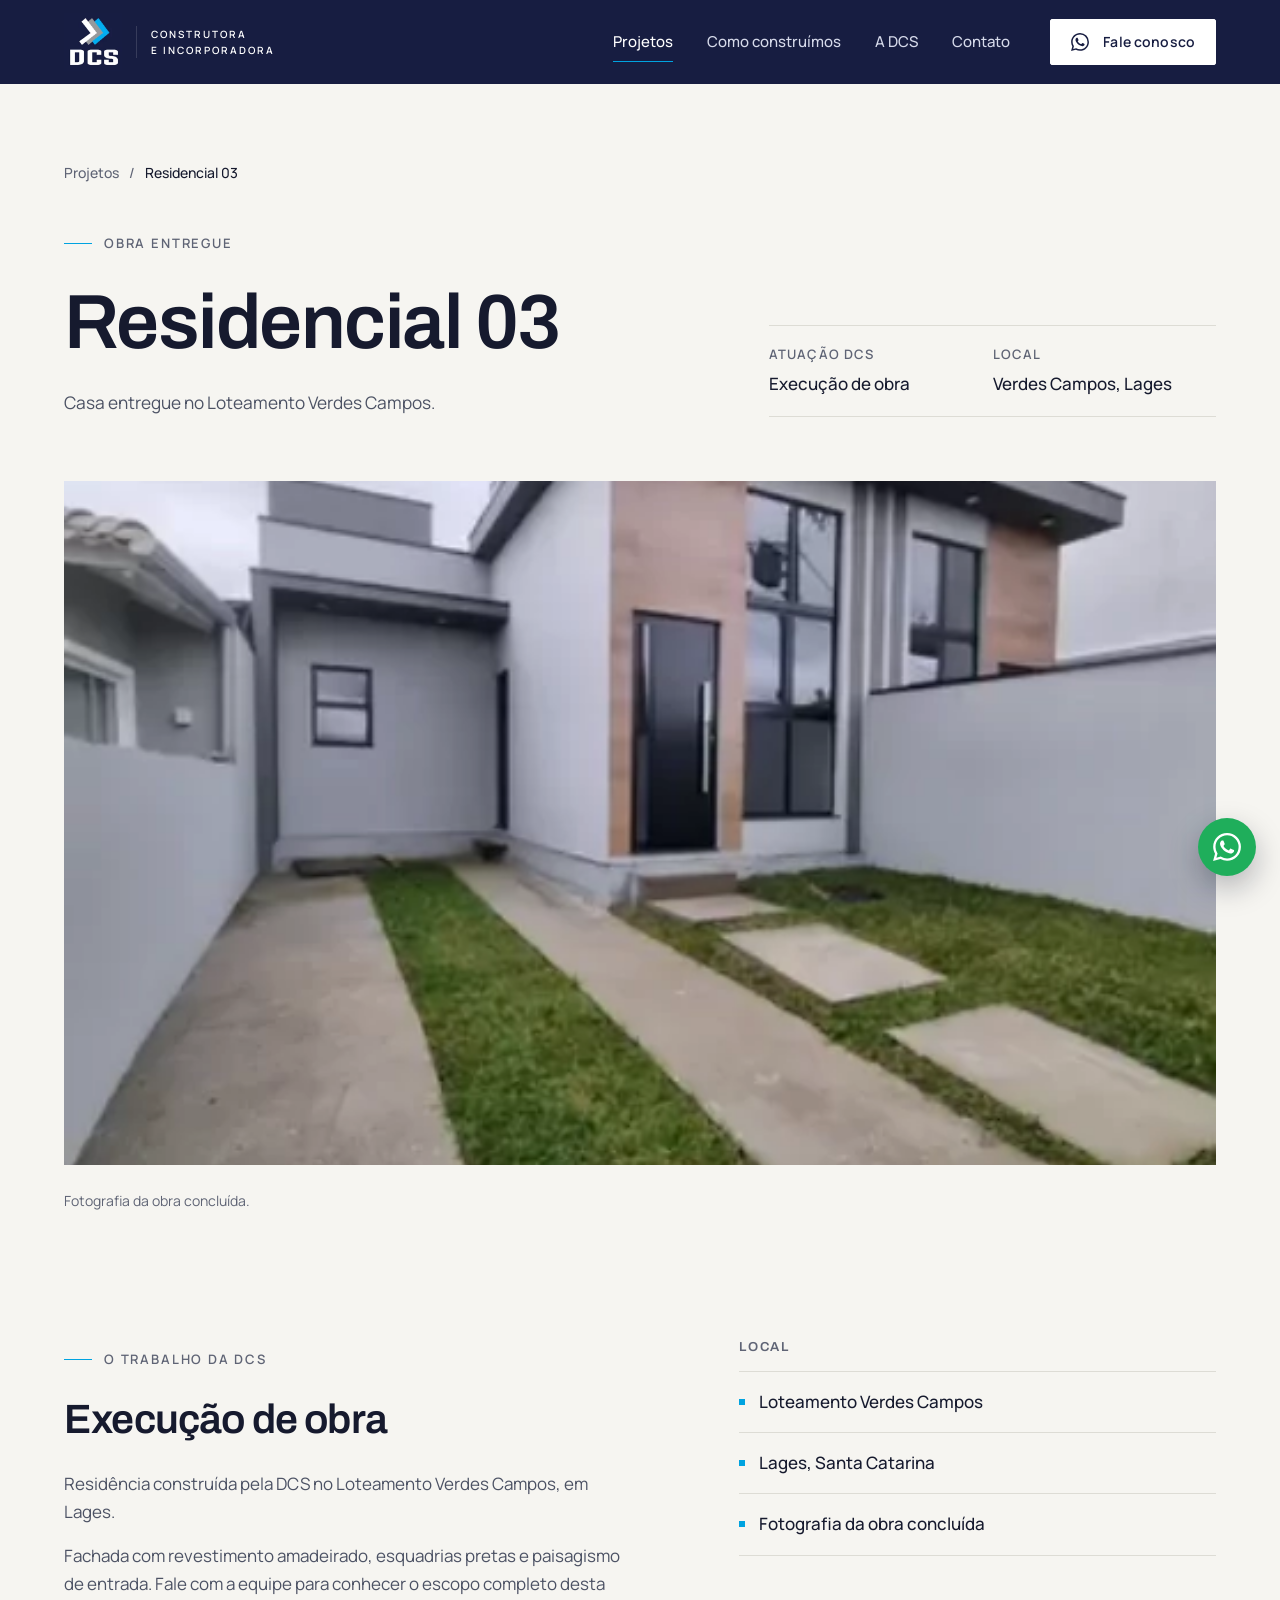
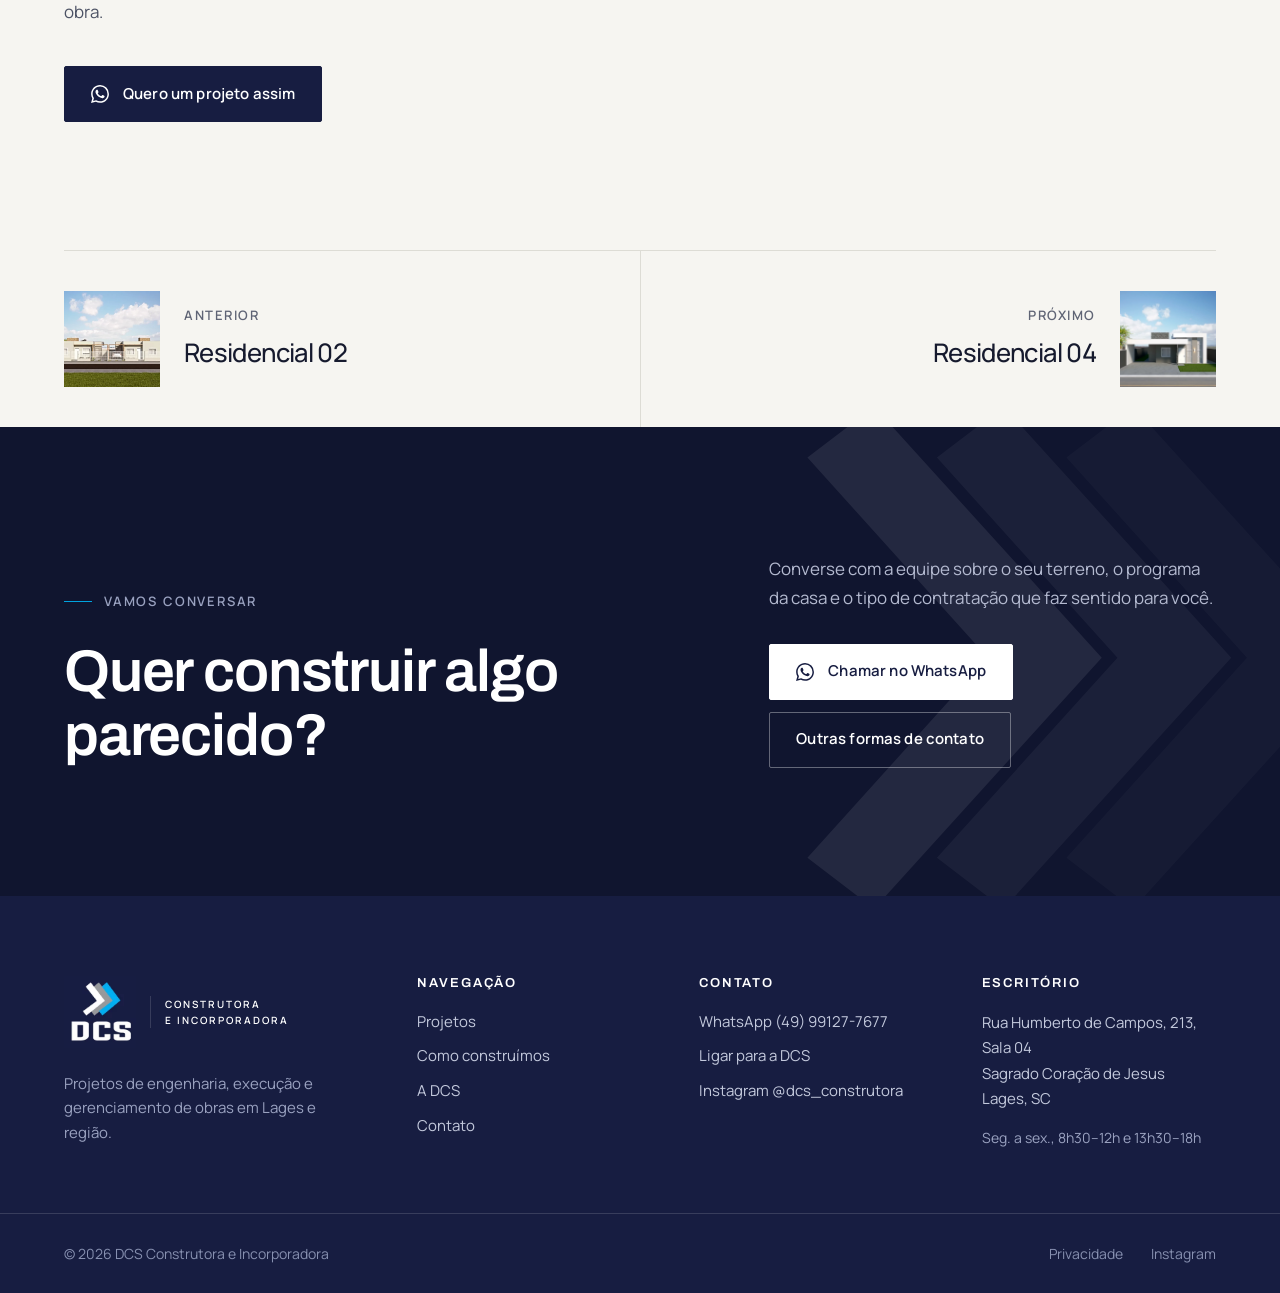
<file: projetos/residencial-3/index.html>
<!doctype html>
<html lang="pt-BR">
<head>
  <meta charset="utf-8">
  <meta name="viewport" content="width=device-width, initial-scale=1">
  <title>Residencial 03: casa no Verdes Campos | DCS Lages</title>
  <meta name="description" content="Residencial 03: casa construída pela DCS Construtora no Loteamento Verdes Campos, em Lages, SC. Fachada amadeirada, esquadrias pretas e paisagismo.">
  <link rel="canonical" href="https://dcs-construtora.vercel.app/projetos/residencial-3/">
  <meta name="theme-color" content="#171d41">
  <meta property="og:type" content="website">
  <meta property="og:locale" content="pt_BR">
  <meta property="og:site_name" content="DCS Construtora e Incorporadora">
  <meta property="og:url" content="https://dcs-construtora.vercel.app/projetos/residencial-3/">
  <meta property="og:title" content="Residencial 03: casa no Verdes Campos | DCS Lages">
  <meta property="og:description" content="Residencial 03: casa construída pela DCS Construtora no Loteamento Verdes Campos, em Lages, SC. Fachada amadeirada, esquadrias pretas e paisagismo.">
  <meta property="og:image" content="https://dcs-construtora.vercel.app/assets/og-image.jpg">
  <meta property="og:image:width" content="1200">
  <meta property="og:image:height" content="630">
  <meta property="og:image:alt" content="DCS Construtora e Incorporadora, Lages, SC">
  <meta name="twitter:card" content="summary_large_image">
  <meta name="twitter:title" content="Residencial 03: casa no Verdes Campos | DCS Lages">
  <meta name="twitter:description" content="Residencial 03: casa construída pela DCS Construtora no Loteamento Verdes Campos, em Lages, SC. Fachada amadeirada, esquadrias pretas e paisagismo.">
  <meta name="twitter:image" content="https://dcs-construtora.vercel.app/assets/og-image.jpg">
  <link rel="icon" type="image/png" href="../../assets/favicon.png">
  <link rel="apple-touch-icon" href="../../assets/apple-touch-icon.png">
  <link rel="preload" href="../../assets/archivo-latin-wght-normal.woff2" as="font" type="font/woff2" crossorigin>
  <link rel="stylesheet" href="../../style.css?v=dbbcf68b">
  <script src="../../app.js?v=625939c6" defer></script>
  <script type="application/ld+json">
  {
    "@context": "https://schema.org",
    "@graph": [
      {
        "@type": "WebPage",
        "@id": "https://dcs-construtora.vercel.app/projetos/residencial-3/#pagina",
        "url": "https://dcs-construtora.vercel.app/projetos/residencial-3/",
        "name": "Residencial 03: casa no Verdes Campos | DCS Lages",
        "description": "Residencial 03: casa construída pela DCS Construtora no Loteamento Verdes Campos, em Lages, SC. Fachada amadeirada, esquadrias pretas e paisagismo.",
        "isPartOf": {
          "@id": "https://dcs-construtora.vercel.app/#site"
        },
        "about": {
          "@id": "https://dcs-construtora.vercel.app/#organizacao"
        },
        "inLanguage": "pt-BR",
        "mainEntity": {
          "@id": "https://dcs-construtora.vercel.app/projetos/residencial-3/#projeto"
        },
        "breadcrumb": {
          "@id": "https://dcs-construtora.vercel.app/projetos/residencial-3/#breadcrumb"
        }
      },
      {
        "@type": "CreativeWork",
        "@id": "https://dcs-construtora.vercel.app/projetos/residencial-3/#projeto",
        "name": "Residencial 03",
        "abstract": "Casa entregue no Loteamento Verdes Campos.",
        "description": "Residência construída pela DCS no Loteamento Verdes Campos, em Lages. Fachada com revestimento amadeirado, esquadrias pretas e paisagismo de entrada. Fale com a equipe para conhecer o escopo completo desta obra.",
        "image": "https://dcs-construtora.vercel.app/assets/residencial3.webp",
        "url": "https://dcs-construtora.vercel.app/projetos/residencial-3/",
        "inLanguage": "pt-BR",
        "creator": {
          "@id": "https://dcs-construtora.vercel.app/#organizacao"
        }
      },
      {
        "@type": "BreadcrumbList",
        "@id": "https://dcs-construtora.vercel.app/projetos/residencial-3/#breadcrumb",
        "itemListElement": [
          {
            "@type": "ListItem",
            "position": 1,
            "name": "Início",
            "item": "https://dcs-construtora.vercel.app/"
          },
          {
            "@type": "ListItem",
            "position": 2,
            "name": "Projetos",
            "item": "https://dcs-construtora.vercel.app/projetos/"
          },
          {
            "@type": "ListItem",
            "position": 3,
            "name": "Residencial 03",
            "item": "https://dcs-construtora.vercel.app/projetos/residencial-3/"
          }
        ]
      }
    ]
  }
  </script>
</head>
<body>
  <a class="skip-link" href="#conteudo">Pular para o conteúdo</a>

  <header class="site-header">
    <div class="container site-header__inner">
      <a class="brand" href="../../" aria-label="DCS Construtora e Incorporadora, página inicial">
        <img src="../../assets/logo.webp" alt="" width="192" height="192">
        <span class="brand__name">Construtora<br>e Incorporadora</span>
      </a>
      <nav class="nav" aria-label="Principal">
        <a href="../../projetos/" aria-current="page">Projetos</a><a href="../../como-construimos/">Como construímos</a><a href="../../a-dcs/">A DCS</a><a href="../../contato/">Contato</a>
      </nav>
      <a class="btn btn--light" href="https://wa.me/5549991277677?text=Ol%C3%A1%2C%20DCS!%20Gostaria%20de%20conversar%20sobre%20um%20projeto." target="_blank" rel="noopener"><svg class="icon icon--fill" viewBox="0 0 24 24" aria-hidden="true"><path d="M17.472 14.382c-.297-.149-1.758-.867-2.03-.967-.273-.099-.471-.148-.67.15-.197.297-.767.966-.94 1.164-.173.199-.347.223-.644.075-.297-.15-1.255-.463-2.39-1.475-.883-.788-1.48-1.761-1.653-2.059-.173-.297-.018-.458.13-.606.134-.133.298-.347.446-.52.149-.174.198-.298.298-.497.099-.198.05-.371-.025-.52-.075-.149-.669-1.612-.916-2.207-.242-.579-.487-.5-.669-.51-.173-.008-.371-.01-.57-.01-.198 0-.52.074-.792.372-.272.297-1.04 1.016-1.04 2.479 0 1.462 1.065 2.875 1.213 3.074.149.198 2.096 3.2 5.077 4.487.709.306 1.262.489 1.694.625.712.227 1.36.195 1.871.118.571-.085 1.758-.719 2.006-1.413.248-.694.248-1.289.173-1.413-.074-.124-.272-.198-.57-.347m-5.421 7.403h-.004a9.87 9.87 0 0 1-5.031-1.378l-.361-.214-3.741.982.998-3.648-.235-.374a9.86 9.86 0 0 1-1.51-5.26c.001-5.45 4.436-9.884 9.888-9.884 2.64 0 5.122 1.03 6.988 2.898a9.825 9.825 0 0 1 2.893 6.994c-.003 5.45-4.437 9.884-9.885 9.884m8.413-18.297A11.815 11.815 0 0 0 12.05 0C5.495 0 .16 5.335.157 11.892c0 2.096.547 4.142 1.588 5.945L.057 24l6.305-1.654a11.882 11.882 0 0 0 5.683 1.448h.005c6.554 0 11.89-5.335 11.893-11.893a11.821 11.821 0 0 0-3.48-8.413Z"/></svg>Fale conosco</a>
      <button class="menu-toggle" type="button" aria-expanded="false" aria-controls="mobile-menu">
        <span class="menu-toggle__label">Menu</span>
        <span class="menu-toggle__bars" aria-hidden="true"></span>
      </button>
    </div>
  </header>

  <div class="mobile-menu" id="mobile-menu" hidden>
    <nav aria-label="Menu">
      <a href="../../">Início<svg class="icon" viewBox="0 0 24 24" aria-hidden="true"><path d="M4 12h16M14 6l6 6-6 6"/></svg></a>
      <a href="../../projetos/" aria-current="page">Projetos<svg class="icon" viewBox="0 0 24 24" aria-hidden="true"><path d="M4 12h16M14 6l6 6-6 6"/></svg></a><a href="../../como-construimos/">Como construímos<svg class="icon" viewBox="0 0 24 24" aria-hidden="true"><path d="M4 12h16M14 6l6 6-6 6"/></svg></a><a href="../../a-dcs/">A DCS<svg class="icon" viewBox="0 0 24 24" aria-hidden="true"><path d="M4 12h16M14 6l6 6-6 6"/></svg></a><a href="../../contato/">Contato<svg class="icon" viewBox="0 0 24 24" aria-hidden="true"><path d="M4 12h16M14 6l6 6-6 6"/></svg></a>
    </nav>
    <div class="mobile-menu__footer">
      <a class="btn btn--light" href="https://wa.me/5549991277677?text=Ol%C3%A1%2C%20DCS!%20Gostaria%20de%20conversar%20sobre%20um%20projeto." target="_blank" rel="noopener"><svg class="icon icon--fill" viewBox="0 0 24 24" aria-hidden="true"><path d="M17.472 14.382c-.297-.149-1.758-.867-2.03-.967-.273-.099-.471-.148-.67.15-.197.297-.767.966-.94 1.164-.173.199-.347.223-.644.075-.297-.15-1.255-.463-2.39-1.475-.883-.788-1.48-1.761-1.653-2.059-.173-.297-.018-.458.13-.606.134-.133.298-.347.446-.52.149-.174.198-.298.298-.497.099-.198.05-.371-.025-.52-.075-.149-.669-1.612-.916-2.207-.242-.579-.487-.5-.669-.51-.173-.008-.371-.01-.57-.01-.198 0-.52.074-.792.372-.272.297-1.04 1.016-1.04 2.479 0 1.462 1.065 2.875 1.213 3.074.149.198 2.096 3.2 5.077 4.487.709.306 1.262.489 1.694.625.712.227 1.36.195 1.871.118.571-.085 1.758-.719 2.006-1.413.248-.694.248-1.289.173-1.413-.074-.124-.272-.198-.57-.347m-5.421 7.403h-.004a9.87 9.87 0 0 1-5.031-1.378l-.361-.214-3.741.982.998-3.648-.235-.374a9.86 9.86 0 0 1-1.51-5.26c.001-5.45 4.436-9.884 9.888-9.884 2.64 0 5.122 1.03 6.988 2.898a9.825 9.825 0 0 1 2.893 6.994c-.003 5.45-4.437 9.884-9.885 9.884m8.413-18.297A11.815 11.815 0 0 0 12.05 0C5.495 0 .16 5.335.157 11.892c0 2.096.547 4.142 1.588 5.945L.057 24l6.305-1.654a11.882 11.882 0 0 0 5.683 1.448h.005c6.554 0 11.89-5.335 11.893-11.893a11.821 11.821 0 0 0-3.48-8.413Z"/></svg>Conversar pelo WhatsApp</a>
      <p>(49) 99127-7677 · Lages, SC</p>
    </div>
  </div>

  <main id="conteudo">
    <section class="project-hero">
      <div class="container">
        <nav class="breadcrumb" aria-label="Você está em">
          <a href="../../projetos/">Projetos</a>
          <span aria-hidden="true">/</span>
          <span aria-current="page">Residencial 03</span>
        </nav>
        <div class="project-hero__grid">
          <div>
            <span class="eyebrow">Obra entregue</span>
            <h1>Residencial 03</h1>
            <p class="lead">Casa entregue no Loteamento Verdes Campos.</p>
          </div>
          <dl class="facts"><div><dt>Atuação DCS</dt><dd>Execução de obra</dd></div><div><dt>Local</dt><dd>Verdes Campos, Lages</dd></div></dl>
        </div>
      </div>
    </section>

    <div class="container">
      <button class="project-cover" type="button" data-lightbox="../../assets/residencial3.webp" aria-label="Ampliar imagem principal">
        <img src="../../assets/residencial3.webp" alt="Residencial 03, casa entregue no Loteamento Verdes Campos: imagem 1 de 1" width="501" height="503" fetchpriority="high" decoding="async">
      </button>
      <p class="credit">Fotografia da obra concluída.</p>
    </div>

    <section class="section" aria-labelledby="trabalho-title">
      <div class="container project-body">
        <div data-reveal>
          <span class="eyebrow">O trabalho da DCS</span>
          <h2 id="trabalho-title">Execução de obra</h2>
          <p>Residência construída pela DCS no Loteamento Verdes Campos, em Lages.</p><p>Fachada com revestimento amadeirado, esquadrias pretas e paisagismo de entrada. Fale com a equipe para conhecer o escopo completo desta obra.</p>
          <a class="btn" href="https://wa.me/5549991277677?text=Ol%C3%A1%2C%20DCS%21%20Vi%20o%20Residencial%2003%20no%20site%20e%20gostaria%20de%20conversar%20sobre%20um%20projeto%20parecido." target="_blank" rel="noopener"><svg class="icon icon--fill" viewBox="0 0 24 24" aria-hidden="true"><path d="M17.472 14.382c-.297-.149-1.758-.867-2.03-.967-.273-.099-.471-.148-.67.15-.197.297-.767.966-.94 1.164-.173.199-.347.223-.644.075-.297-.15-1.255-.463-2.39-1.475-.883-.788-1.48-1.761-1.653-2.059-.173-.297-.018-.458.13-.606.134-.133.298-.347.446-.52.149-.174.198-.298.298-.497.099-.198.05-.371-.025-.52-.075-.149-.669-1.612-.916-2.207-.242-.579-.487-.5-.669-.51-.173-.008-.371-.01-.57-.01-.198 0-.52.074-.792.372-.272.297-1.04 1.016-1.04 2.479 0 1.462 1.065 2.875 1.213 3.074.149.198 2.096 3.2 5.077 4.487.709.306 1.262.489 1.694.625.712.227 1.36.195 1.871.118.571-.085 1.758-.719 2.006-1.413.248-.694.248-1.289.173-1.413-.074-.124-.272-.198-.57-.347m-5.421 7.403h-.004a9.87 9.87 0 0 1-5.031-1.378l-.361-.214-3.741.982.998-3.648-.235-.374a9.86 9.86 0 0 1-1.51-5.26c.001-5.45 4.436-9.884 9.888-9.884 2.64 0 5.122 1.03 6.988 2.898a9.825 9.825 0 0 1 2.893 6.994c-.003 5.45-4.437 9.884-9.885 9.884m8.413-18.297A11.815 11.815 0 0 0 12.05 0C5.495 0 .16 5.335.157 11.892c0 2.096.547 4.142 1.588 5.945L.057 24l6.305-1.654a11.882 11.882 0 0 0 5.683 1.448h.005c6.554 0 11.89-5.335 11.893-11.893a11.821 11.821 0 0 0-3.48-8.413Z"/></svg>Quero um projeto assim</a>
        </div>
        <div class="program" data-reveal>
          <h3>Local</h3>
          <ul><li>Loteamento Verdes Campos</li><li>Lages, Santa Catarina</li><li>Fotografia da obra concluída</li></ul>
        </div>
      </div>
    </section>

    <nav class="container" aria-label="Outros projetos">
      <div class="pager">
        <a href="../../projetos/residencial-2/">
          <img src="../../assets/residencial2.webp" alt="" width="819" height="603" loading="lazy" decoding="async">
          <span><small>Anterior</small><strong>Residencial 02</strong></span>
        </a>
        <a href="../../projetos/residencial-4/">
          <span><small>Próximo</small><strong>Residencial 04</strong></span>
          <img src="../../assets/residencial4.webp" alt="" width="821" height="800" loading="lazy" decoding="async">
        </a>
      </div>
    </nav>

    <section class="cta section" aria-labelledby="cta-title">
      <div class="container cta__inner">
        <div>
          <span class="eyebrow">Vamos conversar</span>
          <h2 id="cta-title">Quer construir algo parecido?</h2>
        </div>
        <div>
          <p>Converse com a equipe sobre o seu terreno, o programa da casa e o tipo de contratação que faz sentido para você.</p>
          <div class="btn-row">
            <a class="btn btn--light" href="https://wa.me/5549991277677?text=Ol%C3%A1%2C%20DCS!%20Gostaria%20de%20conversar%20sobre%20um%20projeto." target="_blank" rel="noopener"><svg class="icon icon--fill" viewBox="0 0 24 24" aria-hidden="true"><path d="M17.472 14.382c-.297-.149-1.758-.867-2.03-.967-.273-.099-.471-.148-.67.15-.197.297-.767.966-.94 1.164-.173.199-.347.223-.644.075-.297-.15-1.255-.463-2.39-1.475-.883-.788-1.48-1.761-1.653-2.059-.173-.297-.018-.458.13-.606.134-.133.298-.347.446-.52.149-.174.198-.298.298-.497.099-.198.05-.371-.025-.52-.075-.149-.669-1.612-.916-2.207-.242-.579-.487-.5-.669-.51-.173-.008-.371-.01-.57-.01-.198 0-.52.074-.792.372-.272.297-1.04 1.016-1.04 2.479 0 1.462 1.065 2.875 1.213 3.074.149.198 2.096 3.2 5.077 4.487.709.306 1.262.489 1.694.625.712.227 1.36.195 1.871.118.571-.085 1.758-.719 2.006-1.413.248-.694.248-1.289.173-1.413-.074-.124-.272-.198-.57-.347m-5.421 7.403h-.004a9.87 9.87 0 0 1-5.031-1.378l-.361-.214-3.741.982.998-3.648-.235-.374a9.86 9.86 0 0 1-1.51-5.26c.001-5.45 4.436-9.884 9.888-9.884 2.64 0 5.122 1.03 6.988 2.898a9.825 9.825 0 0 1 2.893 6.994c-.003 5.45-4.437 9.884-9.885 9.884m8.413-18.297A11.815 11.815 0 0 0 12.05 0C5.495 0 .16 5.335.157 11.892c0 2.096.547 4.142 1.588 5.945L.057 24l6.305-1.654a11.882 11.882 0 0 0 5.683 1.448h.005c6.554 0 11.89-5.335 11.893-11.893a11.821 11.821 0 0 0-3.48-8.413Z"/></svg>Chamar no WhatsApp</a>
            <a class="btn btn--ghost" href="../../contato/">Outras formas de contato</a>
          </div>
        </div>
      </div>
    </section>
  </main>

  <footer class="site-footer">
    <div class="container site-footer__top">
      <div>
        <a class="brand" href="../../" aria-label="DCS Construtora e Incorporadora, página inicial">
          <img src="../../assets/logo.webp" alt="" width="192" height="192" loading="lazy">
          <span class="brand__name">Construtora<br>e Incorporadora</span>
        </a>
        <p class="site-footer__tagline">Projetos de engenharia, execução e gerenciamento de obras em Lages e região.</p>
      </div>
      <div>
        <h2>Navegação</h2>
        <ul>
          <li><a href="../../projetos/">Projetos</a></li>
          <li><a href="../../como-construimos/">Como construímos</a></li>
          <li><a href="../../a-dcs/">A DCS</a></li>
          <li><a href="../../contato/">Contato</a></li>
        </ul>
      </div>
      <div>
        <h2>Contato</h2>
        <ul>
          <li><a href="https://wa.me/5549991277677?text=Ol%C3%A1%2C%20DCS!%20Gostaria%20de%20conversar%20sobre%20um%20projeto." target="_blank" rel="noopener">WhatsApp (49) 99127-7677</a></li>
          <li><a href="tel:+5549991277677">Ligar para a DCS</a></li>
          <li><a href="https://www.instagram.com/dcs_construtora/" target="_blank" rel="noopener">Instagram @dcs_construtora</a></li>
        </ul>
      </div>
      <div>
        <h2>Escritório</h2>
        <address>
          <a href="https://www.google.com/maps/search/?api=1&amp;query=Rua+Humberto+de+Campos+213+Lages+SC" target="_blank" rel="noopener">Rua Humberto de Campos, 213, Sala 04<br>Sagrado Coração de Jesus<br>Lages, SC</a>
        </address>
        <p style="margin-top:14px;color:#9aa2c0;font-size:14px">Seg. a sex., 8h30–12h e 13h30–18h</p>
      </div>
    </div>
    <div class="container site-footer__bottom">
      <span>© <span data-year>2026</span> DCS Construtora e Incorporadora</span>
      <nav aria-label="Rodapé">
        <a href="../../privacidade/">Privacidade</a>
        <a href="https://www.instagram.com/dcs_construtora/" target="_blank" rel="noopener">Instagram</a>
      </nav>
    </div>
  </footer>

  <a class="wa-float" href="https://wa.me/5549991277677?text=Ol%C3%A1%2C%20DCS!%20Gostaria%20de%20conversar%20sobre%20um%20projeto." target="_blank" rel="noopener" aria-label="Conversar com a DCS pelo WhatsApp"><svg class="icon icon--fill" viewBox="0 0 24 24" aria-hidden="true"><path d="M17.472 14.382c-.297-.149-1.758-.867-2.03-.967-.273-.099-.471-.148-.67.15-.197.297-.767.966-.94 1.164-.173.199-.347.223-.644.075-.297-.15-1.255-.463-2.39-1.475-.883-.788-1.48-1.761-1.653-2.059-.173-.297-.018-.458.13-.606.134-.133.298-.347.446-.52.149-.174.198-.298.298-.497.099-.198.05-.371-.025-.52-.075-.149-.669-1.612-.916-2.207-.242-.579-.487-.5-.669-.51-.173-.008-.371-.01-.57-.01-.198 0-.52.074-.792.372-.272.297-1.04 1.016-1.04 2.479 0 1.462 1.065 2.875 1.213 3.074.149.198 2.096 3.2 5.077 4.487.709.306 1.262.489 1.694.625.712.227 1.36.195 1.871.118.571-.085 1.758-.719 2.006-1.413.248-.694.248-1.289.173-1.413-.074-.124-.272-.198-.57-.347m-5.421 7.403h-.004a9.87 9.87 0 0 1-5.031-1.378l-.361-.214-3.741.982.998-3.648-.235-.374a9.86 9.86 0 0 1-1.51-5.26c.001-5.45 4.436-9.884 9.888-9.884 2.64 0 5.122 1.03 6.988 2.898a9.825 9.825 0 0 1 2.893 6.994c-.003 5.45-4.437 9.884-9.885 9.884m8.413-18.297A11.815 11.815 0 0 0 12.05 0C5.495 0 .16 5.335.157 11.892c0 2.096.547 4.142 1.588 5.945L.057 24l6.305-1.654a11.882 11.882 0 0 0 5.683 1.448h.005c6.554 0 11.89-5.335 11.893-11.893a11.821 11.821 0 0 0-3.48-8.413Z"/></svg></a>

  <dialog class="lightbox" id="lightbox" aria-label="Galeria de imagens">
    <div class="lightbox__top">
      <span class="lightbox__count"></span>
      <button class="lightbox__btn lightbox__close" type="button" aria-label="Fechar galeria"><svg class="icon" viewBox="0 0 24 24" aria-hidden="true"><path d="M6 6l12 12M18 6 6 18"/></svg></button>
    </div>
    <div class="lightbox__stage"><img src="[data-uri]" alt=""></div>
    <p class="lightbox__caption"></p>
    <button class="lightbox__btn lightbox__prev" type="button" aria-label="Imagem anterior"><svg class="icon" viewBox="0 0 24 24" aria-hidden="true"><path d="M20 12H4M10 6l-6 6 6 6"/></svg></button>
    <button class="lightbox__btn lightbox__next" type="button" aria-label="Próxima imagem"><svg class="icon" viewBox="0 0 24 24" aria-hidden="true"><path d="M4 12h16M14 6l6 6-6 6"/></svg></button>
  </dialog>
</body>
</html>
</file>
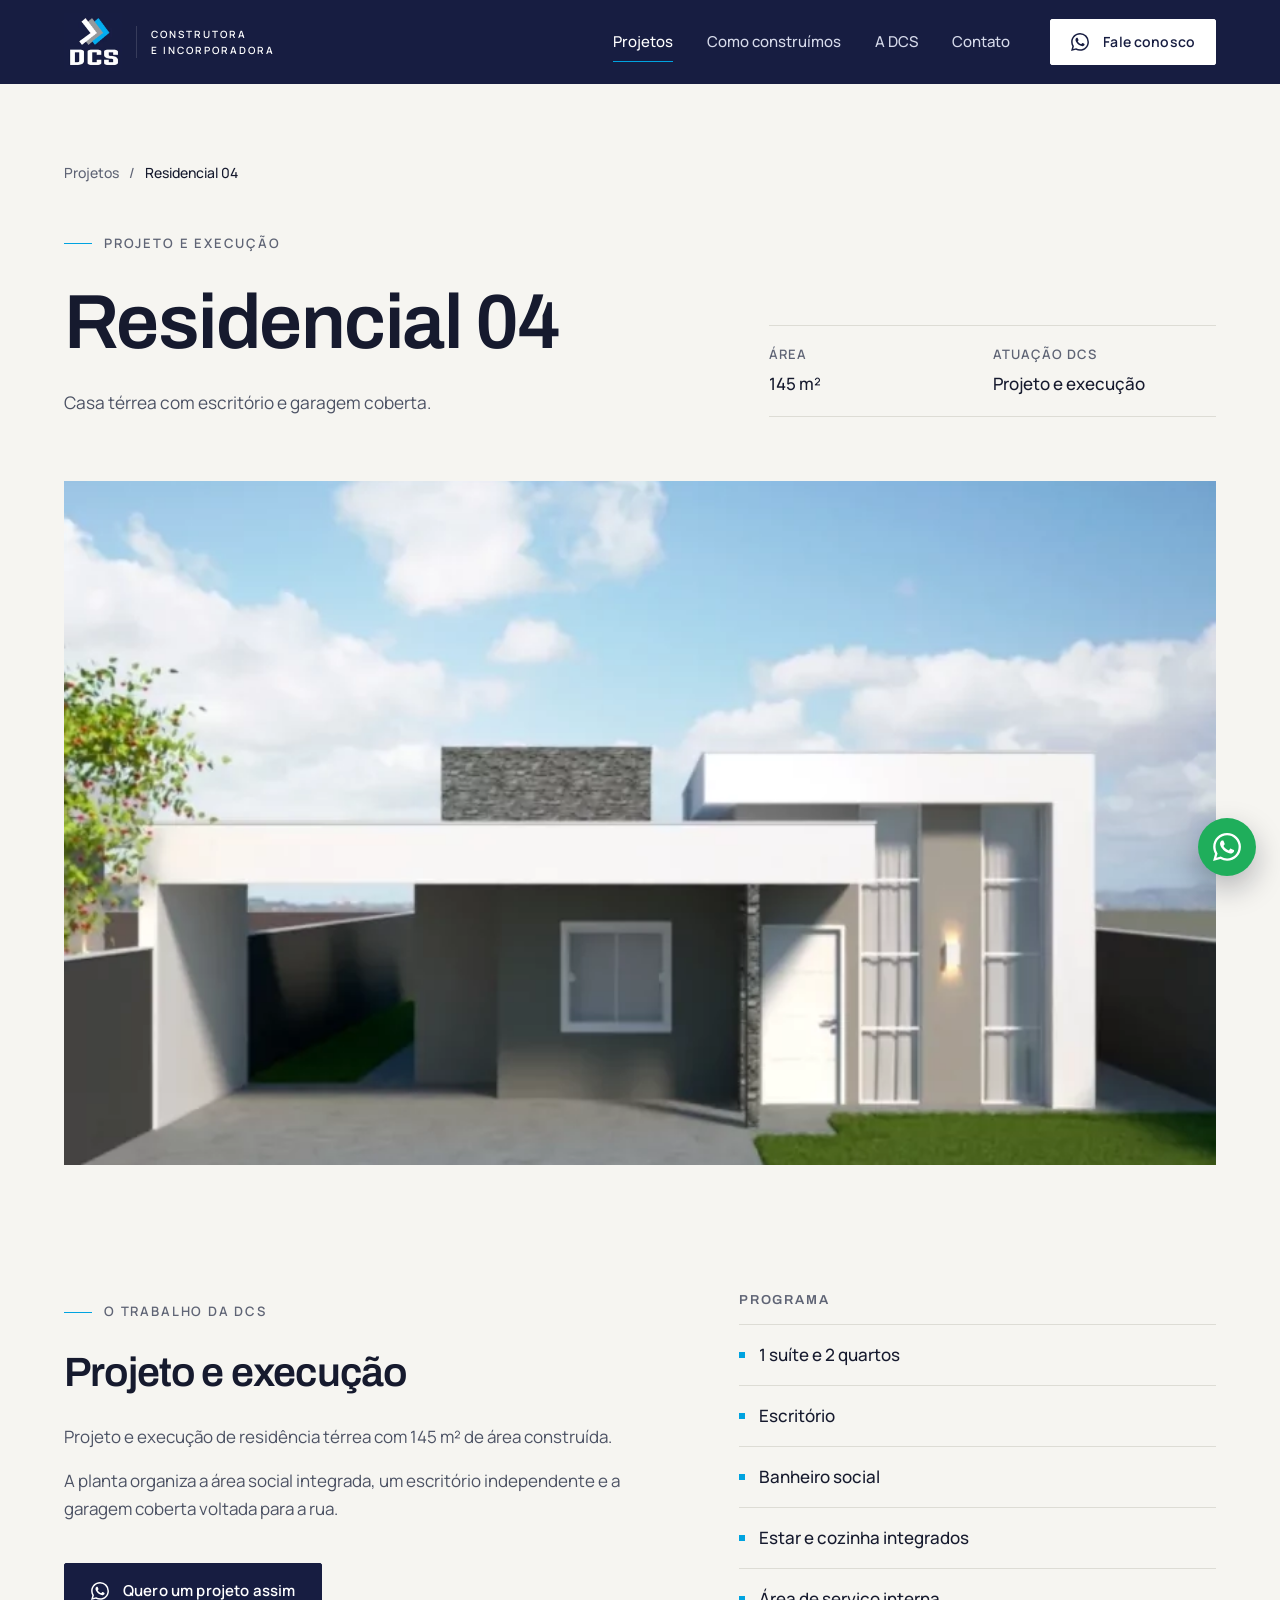
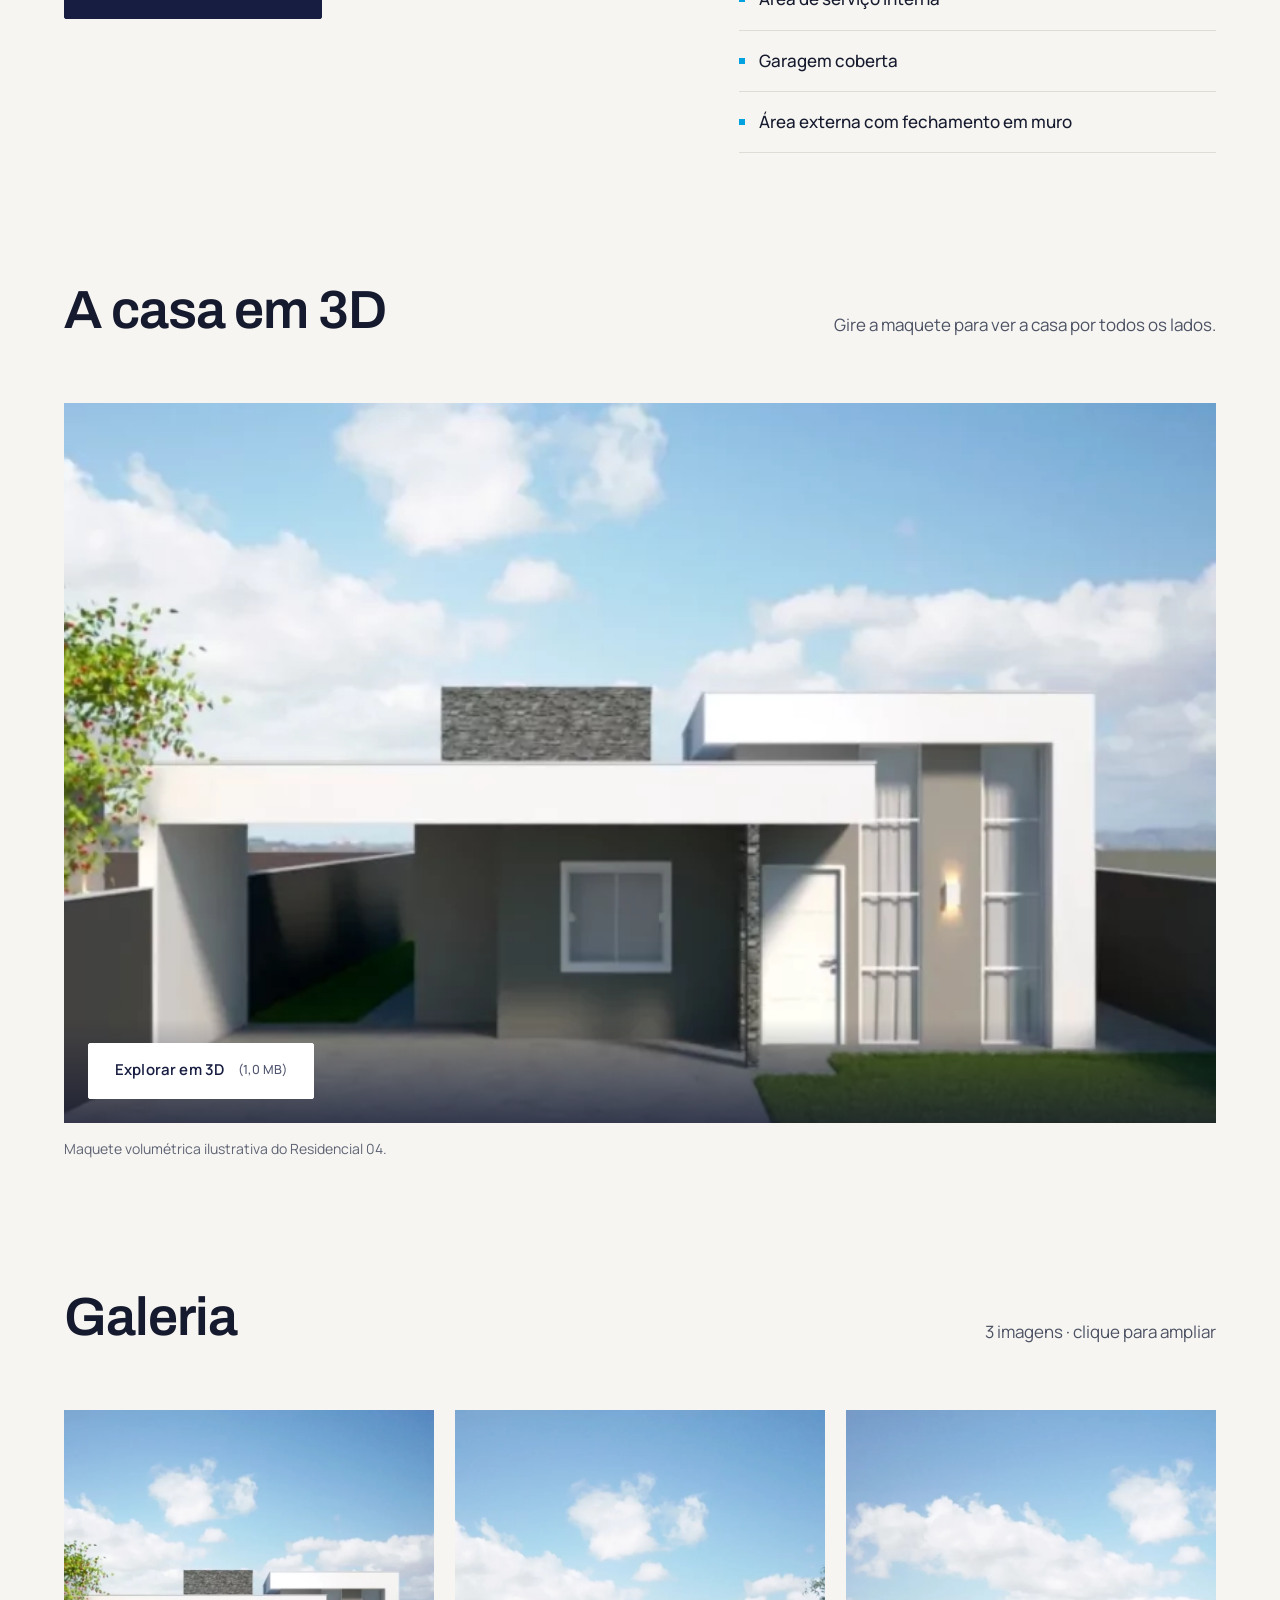
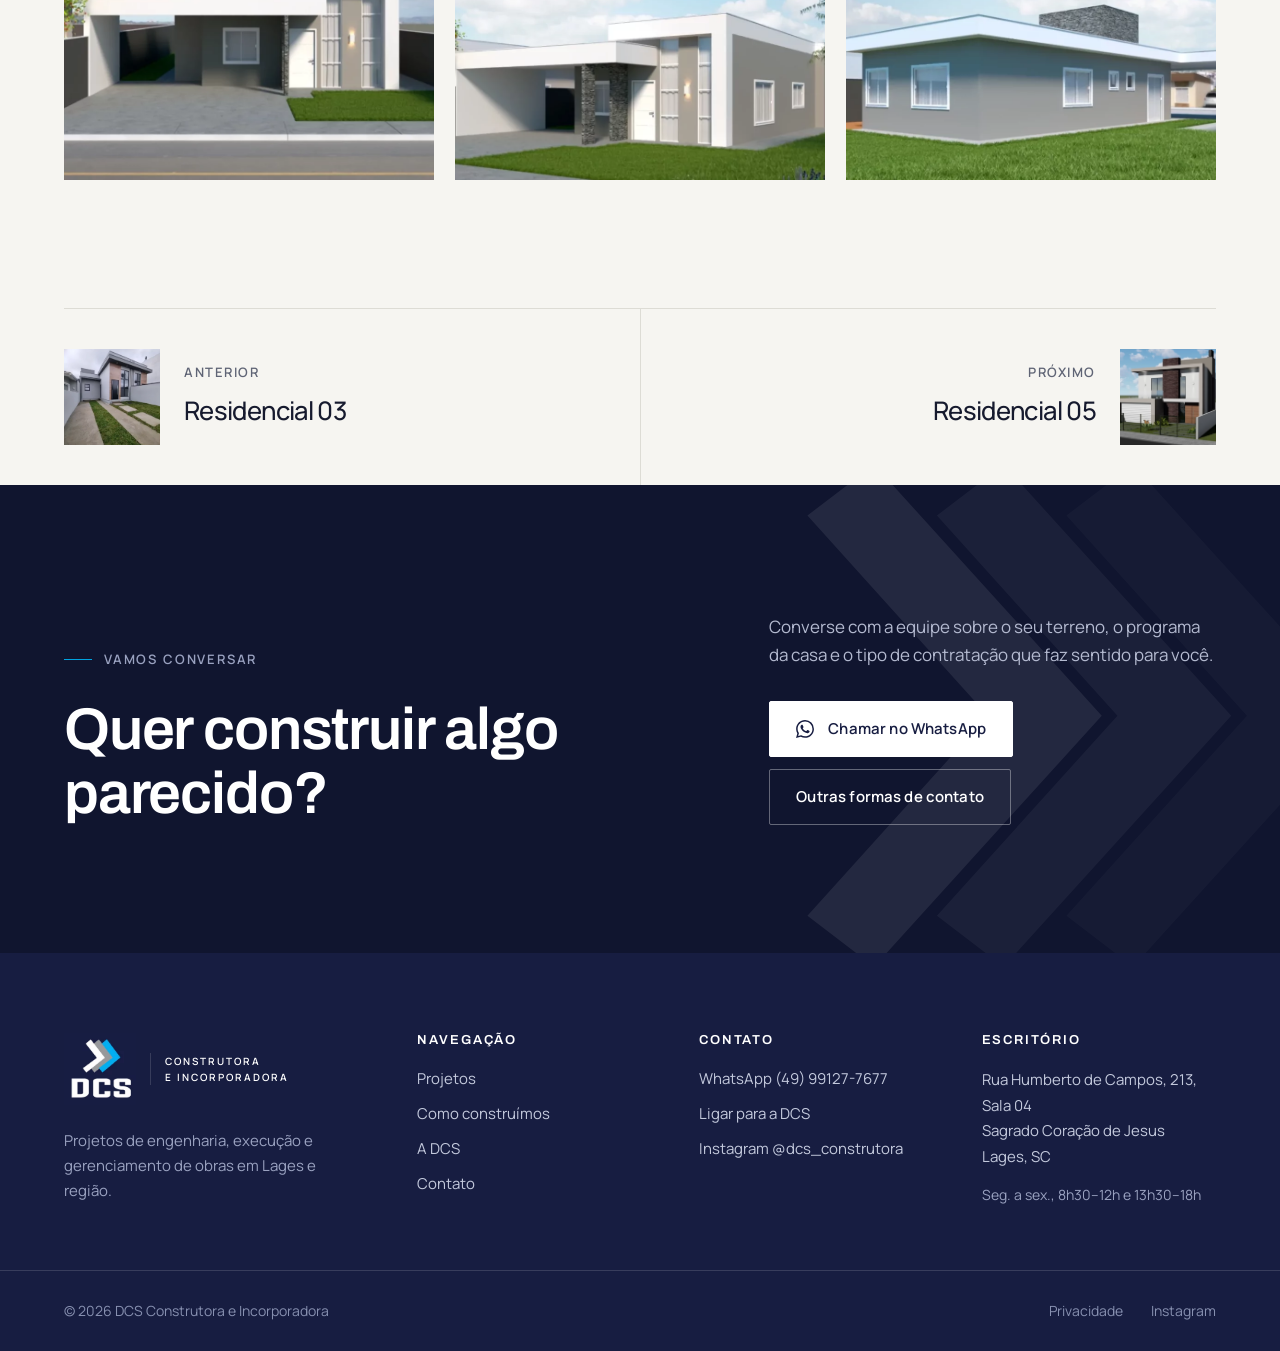
<file: projetos/residencial-4/index.html>
<!doctype html>
<html lang="pt-BR">
<head>
  <meta charset="utf-8">
  <meta name="viewport" content="width=device-width, initial-scale=1">
  <title>Residencial 04: casa térrea com escritório | DCS Lages</title>
  <meta name="description" content="Residencial 04: casa térrea de 145 m² com suíte, dois quartos, escritório e garagem coberta. Projeto e execução pela DCS Construtora, de Lages, SC.">
  <link rel="canonical" href="https://dcs-construtora.vercel.app/projetos/residencial-4/">
  <meta name="theme-color" content="#171d41">
  <meta property="og:type" content="website">
  <meta property="og:locale" content="pt_BR">
  <meta property="og:site_name" content="DCS Construtora e Incorporadora">
  <meta property="og:url" content="https://dcs-construtora.vercel.app/projetos/residencial-4/">
  <meta property="og:title" content="Residencial 04: casa térrea com escritório | DCS Lages">
  <meta property="og:description" content="Residencial 04: casa térrea de 145 m² com suíte, dois quartos, escritório e garagem coberta. Projeto e execução pela DCS Construtora, de Lages, SC.">
  <meta property="og:image" content="https://dcs-construtora.vercel.app/assets/og-image.jpg">
  <meta property="og:image:width" content="1200">
  <meta property="og:image:height" content="630">
  <meta property="og:image:alt" content="DCS Construtora e Incorporadora, Lages, SC">
  <meta name="twitter:card" content="summary_large_image">
  <meta name="twitter:title" content="Residencial 04: casa térrea com escritório | DCS Lages">
  <meta name="twitter:description" content="Residencial 04: casa térrea de 145 m² com suíte, dois quartos, escritório e garagem coberta. Projeto e execução pela DCS Construtora, de Lages, SC.">
  <meta name="twitter:image" content="https://dcs-construtora.vercel.app/assets/og-image.jpg">
  <link rel="icon" type="image/png" href="../../assets/favicon.png">
  <link rel="apple-touch-icon" href="../../assets/apple-touch-icon.png">
  <link rel="preload" href="../../assets/archivo-latin-wght-normal.woff2" as="font" type="font/woff2" crossorigin>
  <link rel="stylesheet" href="../../style.css?v=dbbcf68b">
  <script src="../../app.js?v=625939c6" defer></script>
  <script type="application/ld+json">
  {
    "@context": "https://schema.org",
    "@graph": [
      {
        "@type": "WebPage",
        "@id": "https://dcs-construtora.vercel.app/projetos/residencial-4/#pagina",
        "url": "https://dcs-construtora.vercel.app/projetos/residencial-4/",
        "name": "Residencial 04: casa térrea com escritório | DCS Lages",
        "description": "Residencial 04: casa térrea de 145 m² com suíte, dois quartos, escritório e garagem coberta. Projeto e execução pela DCS Construtora, de Lages, SC.",
        "isPartOf": {
          "@id": "https://dcs-construtora.vercel.app/#site"
        },
        "about": {
          "@id": "https://dcs-construtora.vercel.app/#organizacao"
        },
        "inLanguage": "pt-BR",
        "mainEntity": {
          "@id": "https://dcs-construtora.vercel.app/projetos/residencial-4/#projeto"
        },
        "breadcrumb": {
          "@id": "https://dcs-construtora.vercel.app/projetos/residencial-4/#breadcrumb"
        }
      },
      {
        "@type": "CreativeWork",
        "@id": "https://dcs-construtora.vercel.app/projetos/residencial-4/#projeto",
        "name": "Residencial 04",
        "abstract": "Casa térrea com escritório e garagem coberta.",
        "description": "Projeto e execução de residência térrea com 145 m² de área construída. A planta organiza a área social integrada, um escritório independente e a garagem coberta voltada para a rua.",
        "image": "https://dcs-construtora.vercel.app/assets/residencial4.webp",
        "url": "https://dcs-construtora.vercel.app/projetos/residencial-4/",
        "inLanguage": "pt-BR",
        "creator": {
          "@id": "https://dcs-construtora.vercel.app/#organizacao"
        },
        "associatedMedia": {
          "@type": "3DModel",
          "name": "Maquete volumétrica ilustrativa do Residencial 04",
          "encodingFormat": "model/gltf-binary",
          "contentUrl": "https://dcs-construtora.vercel.app/assets/3d/residencial-04.glb"
        }
      },
      {
        "@type": "BreadcrumbList",
        "@id": "https://dcs-construtora.vercel.app/projetos/residencial-4/#breadcrumb",
        "itemListElement": [
          {
            "@type": "ListItem",
            "position": 1,
            "name": "Início",
            "item": "https://dcs-construtora.vercel.app/"
          },
          {
            "@type": "ListItem",
            "position": 2,
            "name": "Projetos",
            "item": "https://dcs-construtora.vercel.app/projetos/"
          },
          {
            "@type": "ListItem",
            "position": 3,
            "name": "Residencial 04",
            "item": "https://dcs-construtora.vercel.app/projetos/residencial-4/"
          }
        ]
      }
    ]
  }
  </script>
</head>
<body>
  <a class="skip-link" href="#conteudo">Pular para o conteúdo</a>

  <header class="site-header">
    <div class="container site-header__inner">
      <a class="brand" href="../../" aria-label="DCS Construtora e Incorporadora, página inicial">
        <img src="../../assets/logo.webp" alt="" width="192" height="192">
        <span class="brand__name">Construtora<br>e Incorporadora</span>
      </a>
      <nav class="nav" aria-label="Principal">
        <a href="../../projetos/" aria-current="page">Projetos</a><a href="../../como-construimos/">Como construímos</a><a href="../../a-dcs/">A DCS</a><a href="../../contato/">Contato</a>
      </nav>
      <a class="btn btn--light" href="https://wa.me/5549991277677?text=Ol%C3%A1%2C%20DCS!%20Gostaria%20de%20conversar%20sobre%20um%20projeto." target="_blank" rel="noopener"><svg class="icon icon--fill" viewBox="0 0 24 24" aria-hidden="true"><path d="M17.472 14.382c-.297-.149-1.758-.867-2.03-.967-.273-.099-.471-.148-.67.15-.197.297-.767.966-.94 1.164-.173.199-.347.223-.644.075-.297-.15-1.255-.463-2.39-1.475-.883-.788-1.48-1.761-1.653-2.059-.173-.297-.018-.458.13-.606.134-.133.298-.347.446-.52.149-.174.198-.298.298-.497.099-.198.05-.371-.025-.52-.075-.149-.669-1.612-.916-2.207-.242-.579-.487-.5-.669-.51-.173-.008-.371-.01-.57-.01-.198 0-.52.074-.792.372-.272.297-1.04 1.016-1.04 2.479 0 1.462 1.065 2.875 1.213 3.074.149.198 2.096 3.2 5.077 4.487.709.306 1.262.489 1.694.625.712.227 1.36.195 1.871.118.571-.085 1.758-.719 2.006-1.413.248-.694.248-1.289.173-1.413-.074-.124-.272-.198-.57-.347m-5.421 7.403h-.004a9.87 9.87 0 0 1-5.031-1.378l-.361-.214-3.741.982.998-3.648-.235-.374a9.86 9.86 0 0 1-1.51-5.26c.001-5.45 4.436-9.884 9.888-9.884 2.64 0 5.122 1.03 6.988 2.898a9.825 9.825 0 0 1 2.893 6.994c-.003 5.45-4.437 9.884-9.885 9.884m8.413-18.297A11.815 11.815 0 0 0 12.05 0C5.495 0 .16 5.335.157 11.892c0 2.096.547 4.142 1.588 5.945L.057 24l6.305-1.654a11.882 11.882 0 0 0 5.683 1.448h.005c6.554 0 11.89-5.335 11.893-11.893a11.821 11.821 0 0 0-3.48-8.413Z"/></svg>Fale conosco</a>
      <button class="menu-toggle" type="button" aria-expanded="false" aria-controls="mobile-menu">
        <span class="menu-toggle__label">Menu</span>
        <span class="menu-toggle__bars" aria-hidden="true"></span>
      </button>
    </div>
  </header>

  <div class="mobile-menu" id="mobile-menu" hidden>
    <nav aria-label="Menu">
      <a href="../../">Início<svg class="icon" viewBox="0 0 24 24" aria-hidden="true"><path d="M4 12h16M14 6l6 6-6 6"/></svg></a>
      <a href="../../projetos/" aria-current="page">Projetos<svg class="icon" viewBox="0 0 24 24" aria-hidden="true"><path d="M4 12h16M14 6l6 6-6 6"/></svg></a><a href="../../como-construimos/">Como construímos<svg class="icon" viewBox="0 0 24 24" aria-hidden="true"><path d="M4 12h16M14 6l6 6-6 6"/></svg></a><a href="../../a-dcs/">A DCS<svg class="icon" viewBox="0 0 24 24" aria-hidden="true"><path d="M4 12h16M14 6l6 6-6 6"/></svg></a><a href="../../contato/">Contato<svg class="icon" viewBox="0 0 24 24" aria-hidden="true"><path d="M4 12h16M14 6l6 6-6 6"/></svg></a>
    </nav>
    <div class="mobile-menu__footer">
      <a class="btn btn--light" href="https://wa.me/5549991277677?text=Ol%C3%A1%2C%20DCS!%20Gostaria%20de%20conversar%20sobre%20um%20projeto." target="_blank" rel="noopener"><svg class="icon icon--fill" viewBox="0 0 24 24" aria-hidden="true"><path d="M17.472 14.382c-.297-.149-1.758-.867-2.03-.967-.273-.099-.471-.148-.67.15-.197.297-.767.966-.94 1.164-.173.199-.347.223-.644.075-.297-.15-1.255-.463-2.39-1.475-.883-.788-1.48-1.761-1.653-2.059-.173-.297-.018-.458.13-.606.134-.133.298-.347.446-.52.149-.174.198-.298.298-.497.099-.198.05-.371-.025-.52-.075-.149-.669-1.612-.916-2.207-.242-.579-.487-.5-.669-.51-.173-.008-.371-.01-.57-.01-.198 0-.52.074-.792.372-.272.297-1.04 1.016-1.04 2.479 0 1.462 1.065 2.875 1.213 3.074.149.198 2.096 3.2 5.077 4.487.709.306 1.262.489 1.694.625.712.227 1.36.195 1.871.118.571-.085 1.758-.719 2.006-1.413.248-.694.248-1.289.173-1.413-.074-.124-.272-.198-.57-.347m-5.421 7.403h-.004a9.87 9.87 0 0 1-5.031-1.378l-.361-.214-3.741.982.998-3.648-.235-.374a9.86 9.86 0 0 1-1.51-5.26c.001-5.45 4.436-9.884 9.888-9.884 2.64 0 5.122 1.03 6.988 2.898a9.825 9.825 0 0 1 2.893 6.994c-.003 5.45-4.437 9.884-9.885 9.884m8.413-18.297A11.815 11.815 0 0 0 12.05 0C5.495 0 .16 5.335.157 11.892c0 2.096.547 4.142 1.588 5.945L.057 24l6.305-1.654a11.882 11.882 0 0 0 5.683 1.448h.005c6.554 0 11.89-5.335 11.893-11.893a11.821 11.821 0 0 0-3.48-8.413Z"/></svg>Conversar pelo WhatsApp</a>
      <p>(49) 99127-7677 · Lages, SC</p>
    </div>
  </div>

  <main id="conteudo">
    <section class="project-hero">
      <div class="container">
        <nav class="breadcrumb" aria-label="Você está em">
          <a href="../../projetos/">Projetos</a>
          <span aria-hidden="true">/</span>
          <span aria-current="page">Residencial 04</span>
        </nav>
        <div class="project-hero__grid">
          <div>
            <span class="eyebrow">Projeto e execução</span>
            <h1>Residencial 04</h1>
            <p class="lead">Casa térrea com escritório e garagem coberta.</p>
          </div>
          <dl class="facts"><div><dt>Área</dt><dd>145 m²</dd></div><div><dt>Atuação DCS</dt><dd>Projeto e execução</dd></div></dl>
        </div>
      </div>
    </section>

    <div class="container">
      <button class="project-cover" type="button" data-lightbox="../../assets/residencial4.webp" aria-label="Ampliar imagem principal">
        <img src="../../assets/residencial4.webp" alt="Residencial 04, casa térrea com escritório e garagem coberta: imagem 1 de 3" width="821" height="800" fetchpriority="high" decoding="async">
      </button>
      
    </div>

    <section class="section" aria-labelledby="trabalho-title">
      <div class="container project-body">
        <div data-reveal>
          <span class="eyebrow">O trabalho da DCS</span>
          <h2 id="trabalho-title">Projeto e execução</h2>
          <p>Projeto e execução de residência térrea com 145 m² de área construída.</p><p>A planta organiza a área social integrada, um escritório independente e a garagem coberta voltada para a rua.</p>
          <a class="btn" href="https://wa.me/5549991277677?text=Ol%C3%A1%2C%20DCS%21%20Vi%20o%20Residencial%2004%20no%20site%20e%20gostaria%20de%20conversar%20sobre%20um%20projeto%20parecido." target="_blank" rel="noopener"><svg class="icon icon--fill" viewBox="0 0 24 24" aria-hidden="true"><path d="M17.472 14.382c-.297-.149-1.758-.867-2.03-.967-.273-.099-.471-.148-.67.15-.197.297-.767.966-.94 1.164-.173.199-.347.223-.644.075-.297-.15-1.255-.463-2.39-1.475-.883-.788-1.48-1.761-1.653-2.059-.173-.297-.018-.458.13-.606.134-.133.298-.347.446-.52.149-.174.198-.298.298-.497.099-.198.05-.371-.025-.52-.075-.149-.669-1.612-.916-2.207-.242-.579-.487-.5-.669-.51-.173-.008-.371-.01-.57-.01-.198 0-.52.074-.792.372-.272.297-1.04 1.016-1.04 2.479 0 1.462 1.065 2.875 1.213 3.074.149.198 2.096 3.2 5.077 4.487.709.306 1.262.489 1.694.625.712.227 1.36.195 1.871.118.571-.085 1.758-.719 2.006-1.413.248-.694.248-1.289.173-1.413-.074-.124-.272-.198-.57-.347m-5.421 7.403h-.004a9.87 9.87 0 0 1-5.031-1.378l-.361-.214-3.741.982.998-3.648-.235-.374a9.86 9.86 0 0 1-1.51-5.26c.001-5.45 4.436-9.884 9.888-9.884 2.64 0 5.122 1.03 6.988 2.898a9.825 9.825 0 0 1 2.893 6.994c-.003 5.45-4.437 9.884-9.885 9.884m8.413-18.297A11.815 11.815 0 0 0 12.05 0C5.495 0 .16 5.335.157 11.892c0 2.096.547 4.142 1.588 5.945L.057 24l6.305-1.654a11.882 11.882 0 0 0 5.683 1.448h.005c6.554 0 11.89-5.335 11.893-11.893a11.821 11.821 0 0 0-3.48-8.413Z"/></svg>Quero um projeto assim</a>
        </div>
        <div class="program" data-reveal>
          <h3>Programa</h3>
          <ul><li>1 suíte e 2 quartos</li><li>Escritório</li><li>Banheiro social</li><li>Estar e cozinha integrados</li><li>Área de serviço interna</li><li>Garagem coberta</li><li>Área externa com fechamento em muro</li></ul>
        </div>
      </div>
    </section>

    <section class="section maquete" style="padding-top:0" aria-labelledby="maquete-title">
      <div class="container">
        <div class="section-head">
          <h2 id="maquete-title">A casa em 3D</h2>
          <p>Gire a maquete para ver a casa por todos os lados.</p>
        </div>
        <div class="maquete__stage" data-maquete data-src="../../assets/3d/residencial-04.glb?v=15dbf8c5" data-env="../../assets/3d/estudio.png?v=7e1452c4" data-viewer="../../assets/3d/model-viewer.min.js?v=81242660">
          <img class="maquete__poster" src="../../assets/residencial4.webp" alt="Residencial 04, fachada da casa térrea com escritório e garagem coberta" width="821" height="800" loading="lazy" decoding="async">
          <div class="maquete__cta">
            <button class="btn btn--light" type="button" data-maquete-abrir>Explorar em 3D <small class="maquete__peso">(1,0 MB)</small></button>
            <p class="maquete__aviso" hidden>Você está em modo de economia de dados. A maquete tem cerca de 1,0 MB.</p>
          </div>
          <p class="maquete__status" aria-live="polite"></p>
        </div>
        <p class="maquete__legenda">Maquete volumétrica ilustrativa do Residencial 04. <span class="maquete__dica" hidden>Arraste para girar.</span></p>
      </div>
    </section>

    <section class="section" style="padding-top:0" aria-labelledby="galeria-title">
      <div class="container">
        <div class="section-head">
          <h2 id="galeria-title">Galeria</h2>
          <p>3 imagens · clique para ampliar</p>
        </div>
        <div class="gallery gallery--three">
          <button class="gallery__item" type="button" data-lightbox="../../assets/residencial4.webp" aria-label="Ampliar imagem 1 de 3" data-reveal style="--delay:0.00s">
            <img src="../../assets/residencial4.webp" alt="Residencial 04, casa térrea com escritório e garagem coberta: imagem 1 de 3" width="821" height="800" loading="lazy" decoding="async">
          </button>
          <button class="gallery__item" type="button" data-lightbox="../../assets/residencial4.1.webp" aria-label="Ampliar imagem 2 de 3" data-reveal style="--delay:0.08s">
            <img src="../../assets/residencial4.1.webp" alt="Residencial 04, casa térrea com escritório e garagem coberta: imagem 2 de 3" width="820" height="805" loading="lazy" decoding="async">
          </button>
          <button class="gallery__item" type="button" data-lightbox="../../assets/residencial4.2.webp" aria-label="Ampliar imagem 3 de 3" data-reveal style="--delay:0.16s">
            <img src="../../assets/residencial4.2.webp" alt="Residencial 04, casa térrea com escritório e garagem coberta: imagem 3 de 3" width="815" height="804" loading="lazy" decoding="async">
          </button>
        </div>
        
      </div>
    </section>

    <nav class="container" aria-label="Outros projetos">
      <div class="pager">
        <a href="../../projetos/residencial-3/">
          <img src="../../assets/residencial3.webp" alt="" width="501" height="503" loading="lazy" decoding="async">
          <span><small>Anterior</small><strong>Residencial 03</strong></span>
        </a>
        <a href="../../projetos/residencial-5/">
          <span><small>Próximo</small><strong>Residencial 05</strong></span>
          <img src="../../assets/residencial5.webp" alt="" width="822" height="787" loading="lazy" decoding="async">
        </a>
      </div>
    </nav>

    <section class="cta section" aria-labelledby="cta-title">
      <div class="container cta__inner">
        <div>
          <span class="eyebrow">Vamos conversar</span>
          <h2 id="cta-title">Quer construir algo parecido?</h2>
        </div>
        <div>
          <p>Converse com a equipe sobre o seu terreno, o programa da casa e o tipo de contratação que faz sentido para você.</p>
          <div class="btn-row">
            <a class="btn btn--light" href="https://wa.me/5549991277677?text=Ol%C3%A1%2C%20DCS!%20Gostaria%20de%20conversar%20sobre%20um%20projeto." target="_blank" rel="noopener"><svg class="icon icon--fill" viewBox="0 0 24 24" aria-hidden="true"><path d="M17.472 14.382c-.297-.149-1.758-.867-2.03-.967-.273-.099-.471-.148-.67.15-.197.297-.767.966-.94 1.164-.173.199-.347.223-.644.075-.297-.15-1.255-.463-2.39-1.475-.883-.788-1.48-1.761-1.653-2.059-.173-.297-.018-.458.13-.606.134-.133.298-.347.446-.52.149-.174.198-.298.298-.497.099-.198.05-.371-.025-.52-.075-.149-.669-1.612-.916-2.207-.242-.579-.487-.5-.669-.51-.173-.008-.371-.01-.57-.01-.198 0-.52.074-.792.372-.272.297-1.04 1.016-1.04 2.479 0 1.462 1.065 2.875 1.213 3.074.149.198 2.096 3.2 5.077 4.487.709.306 1.262.489 1.694.625.712.227 1.36.195 1.871.118.571-.085 1.758-.719 2.006-1.413.248-.694.248-1.289.173-1.413-.074-.124-.272-.198-.57-.347m-5.421 7.403h-.004a9.87 9.87 0 0 1-5.031-1.378l-.361-.214-3.741.982.998-3.648-.235-.374a9.86 9.86 0 0 1-1.51-5.26c.001-5.45 4.436-9.884 9.888-9.884 2.64 0 5.122 1.03 6.988 2.898a9.825 9.825 0 0 1 2.893 6.994c-.003 5.45-4.437 9.884-9.885 9.884m8.413-18.297A11.815 11.815 0 0 0 12.05 0C5.495 0 .16 5.335.157 11.892c0 2.096.547 4.142 1.588 5.945L.057 24l6.305-1.654a11.882 11.882 0 0 0 5.683 1.448h.005c6.554 0 11.89-5.335 11.893-11.893a11.821 11.821 0 0 0-3.48-8.413Z"/></svg>Chamar no WhatsApp</a>
            <a class="btn btn--ghost" href="../../contato/">Outras formas de contato</a>
          </div>
        </div>
      </div>
    </section>
  </main>

  <footer class="site-footer">
    <div class="container site-footer__top">
      <div>
        <a class="brand" href="../../" aria-label="DCS Construtora e Incorporadora, página inicial">
          <img src="../../assets/logo.webp" alt="" width="192" height="192" loading="lazy">
          <span class="brand__name">Construtora<br>e Incorporadora</span>
        </a>
        <p class="site-footer__tagline">Projetos de engenharia, execução e gerenciamento de obras em Lages e região.</p>
      </div>
      <div>
        <h2>Navegação</h2>
        <ul>
          <li><a href="../../projetos/">Projetos</a></li>
          <li><a href="../../como-construimos/">Como construímos</a></li>
          <li><a href="../../a-dcs/">A DCS</a></li>
          <li><a href="../../contato/">Contato</a></li>
        </ul>
      </div>
      <div>
        <h2>Contato</h2>
        <ul>
          <li><a href="https://wa.me/5549991277677?text=Ol%C3%A1%2C%20DCS!%20Gostaria%20de%20conversar%20sobre%20um%20projeto." target="_blank" rel="noopener">WhatsApp (49) 99127-7677</a></li>
          <li><a href="tel:+5549991277677">Ligar para a DCS</a></li>
          <li><a href="https://www.instagram.com/dcs_construtora/" target="_blank" rel="noopener">Instagram @dcs_construtora</a></li>
        </ul>
      </div>
      <div>
        <h2>Escritório</h2>
        <address>
          <a href="https://www.google.com/maps/search/?api=1&amp;query=Rua+Humberto+de+Campos+213+Lages+SC" target="_blank" rel="noopener">Rua Humberto de Campos, 213, Sala 04<br>Sagrado Coração de Jesus<br>Lages, SC</a>
        </address>
        <p style="margin-top:14px;color:#9aa2c0;font-size:14px">Seg. a sex., 8h30–12h e 13h30–18h</p>
      </div>
    </div>
    <div class="container site-footer__bottom">
      <span>© <span data-year>2026</span> DCS Construtora e Incorporadora</span>
      <nav aria-label="Rodapé">
        <a href="../../privacidade/">Privacidade</a>
        <a href="https://www.instagram.com/dcs_construtora/" target="_blank" rel="noopener">Instagram</a>
      </nav>
    </div>
  </footer>

  <a class="wa-float" href="https://wa.me/5549991277677?text=Ol%C3%A1%2C%20DCS!%20Gostaria%20de%20conversar%20sobre%20um%20projeto." target="_blank" rel="noopener" aria-label="Conversar com a DCS pelo WhatsApp"><svg class="icon icon--fill" viewBox="0 0 24 24" aria-hidden="true"><path d="M17.472 14.382c-.297-.149-1.758-.867-2.03-.967-.273-.099-.471-.148-.67.15-.197.297-.767.966-.94 1.164-.173.199-.347.223-.644.075-.297-.15-1.255-.463-2.39-1.475-.883-.788-1.48-1.761-1.653-2.059-.173-.297-.018-.458.13-.606.134-.133.298-.347.446-.52.149-.174.198-.298.298-.497.099-.198.05-.371-.025-.52-.075-.149-.669-1.612-.916-2.207-.242-.579-.487-.5-.669-.51-.173-.008-.371-.01-.57-.01-.198 0-.52.074-.792.372-.272.297-1.04 1.016-1.04 2.479 0 1.462 1.065 2.875 1.213 3.074.149.198 2.096 3.2 5.077 4.487.709.306 1.262.489 1.694.625.712.227 1.36.195 1.871.118.571-.085 1.758-.719 2.006-1.413.248-.694.248-1.289.173-1.413-.074-.124-.272-.198-.57-.347m-5.421 7.403h-.004a9.87 9.87 0 0 1-5.031-1.378l-.361-.214-3.741.982.998-3.648-.235-.374a9.86 9.86 0 0 1-1.51-5.26c.001-5.45 4.436-9.884 9.888-9.884 2.64 0 5.122 1.03 6.988 2.898a9.825 9.825 0 0 1 2.893 6.994c-.003 5.45-4.437 9.884-9.885 9.884m8.413-18.297A11.815 11.815 0 0 0 12.05 0C5.495 0 .16 5.335.157 11.892c0 2.096.547 4.142 1.588 5.945L.057 24l6.305-1.654a11.882 11.882 0 0 0 5.683 1.448h.005c6.554 0 11.89-5.335 11.893-11.893a11.821 11.821 0 0 0-3.48-8.413Z"/></svg></a>

  <dialog class="lightbox" id="lightbox" aria-label="Galeria de imagens">
    <div class="lightbox__top">
      <span class="lightbox__count"></span>
      <button class="lightbox__btn lightbox__close" type="button" aria-label="Fechar galeria"><svg class="icon" viewBox="0 0 24 24" aria-hidden="true"><path d="M6 6l12 12M18 6 6 18"/></svg></button>
    </div>
    <div class="lightbox__stage"><img src="[data-uri]" alt=""></div>
    <p class="lightbox__caption"></p>
    <button class="lightbox__btn lightbox__prev" type="button" aria-label="Imagem anterior"><svg class="icon" viewBox="0 0 24 24" aria-hidden="true"><path d="M20 12H4M10 6l-6 6 6 6"/></svg></button>
    <button class="lightbox__btn lightbox__next" type="button" aria-label="Próxima imagem"><svg class="icon" viewBox="0 0 24 24" aria-hidden="true"><path d="M4 12h16M14 6l6 6-6 6"/></svg></button>
  </dialog>
</body>
</html>
</file>
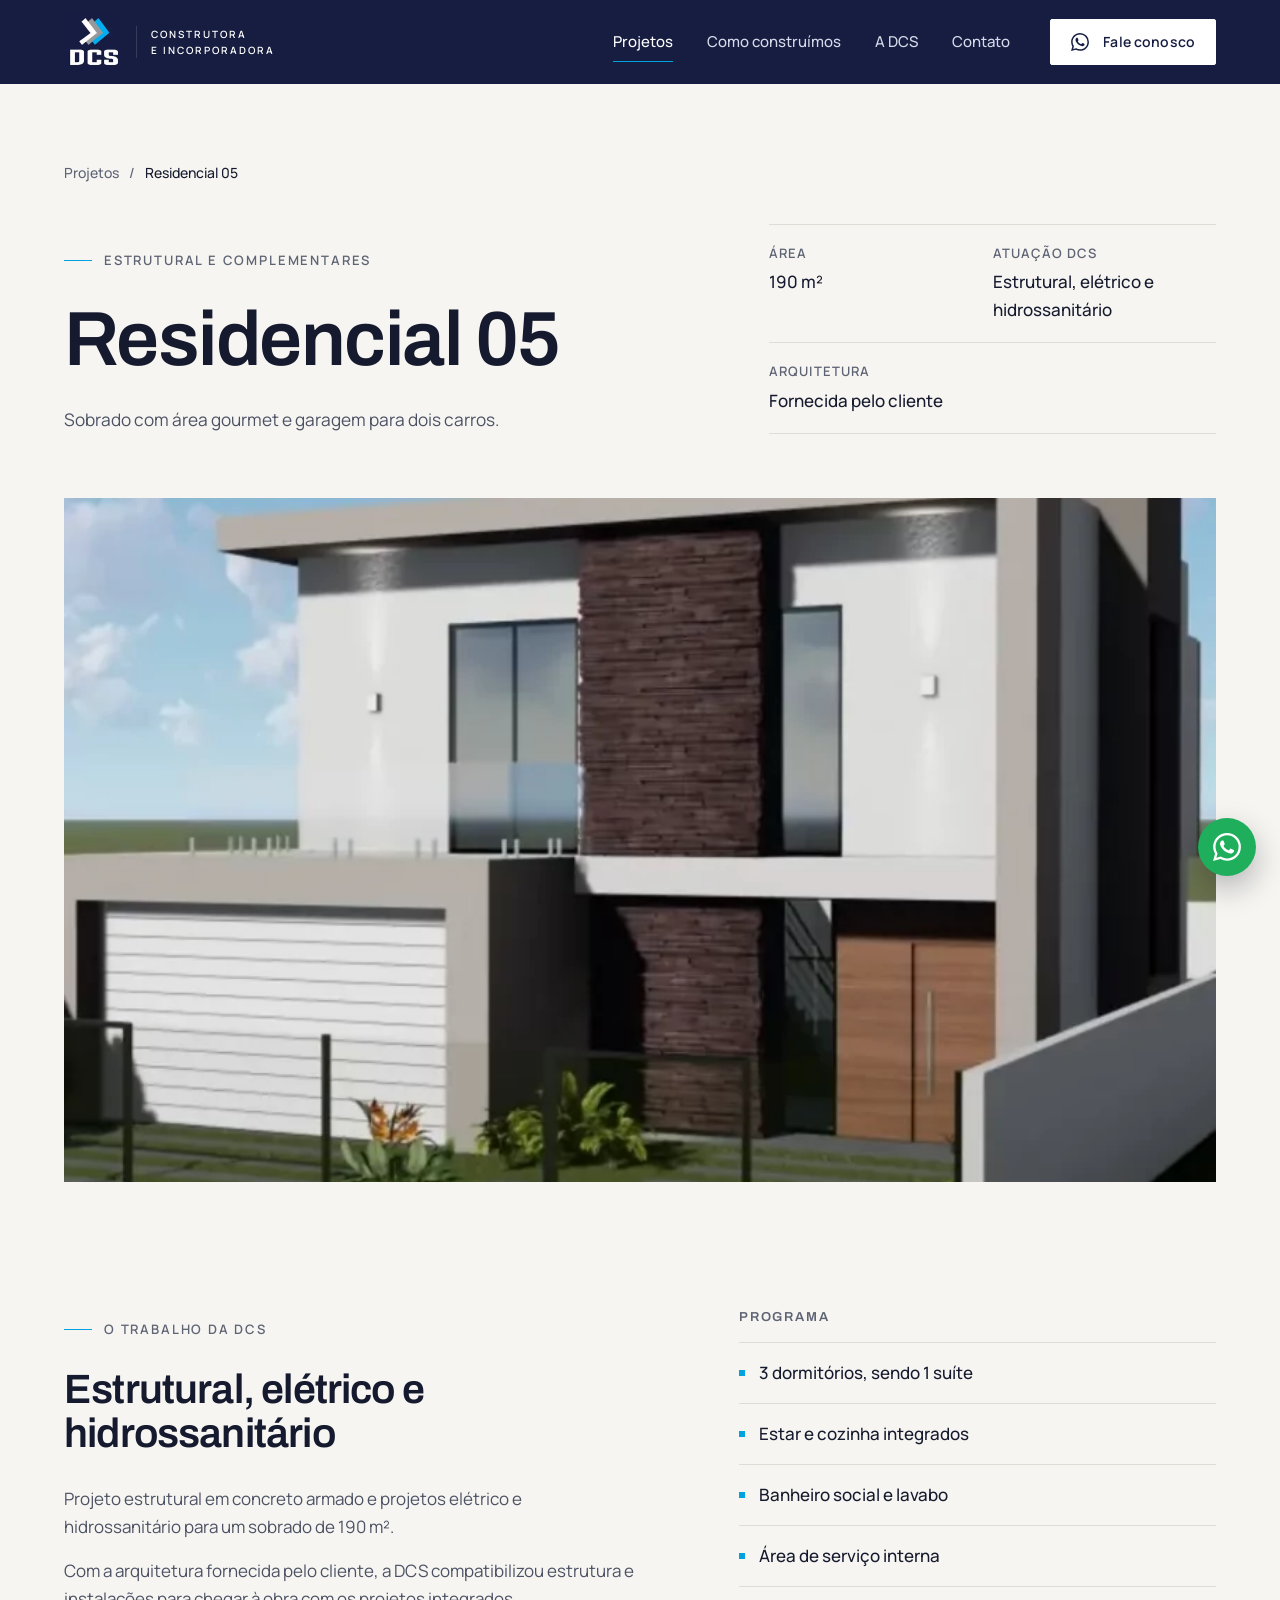
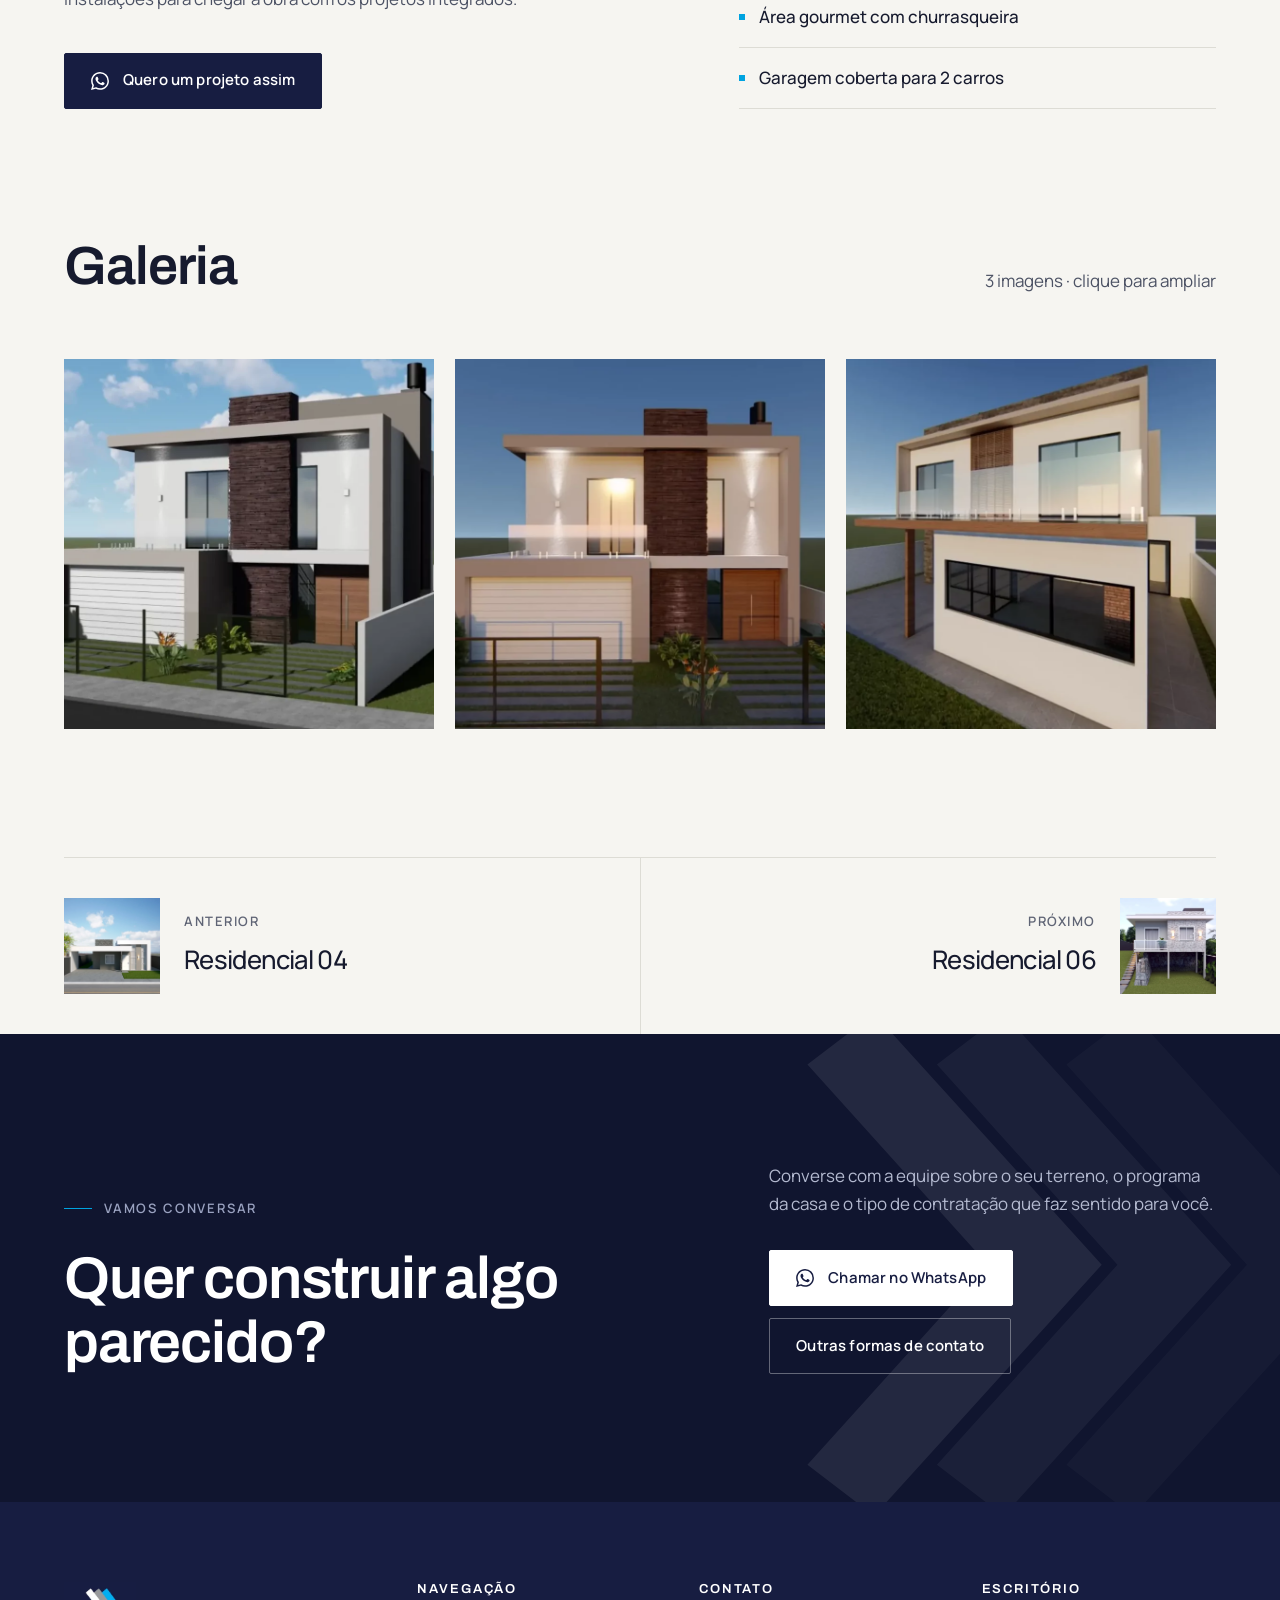
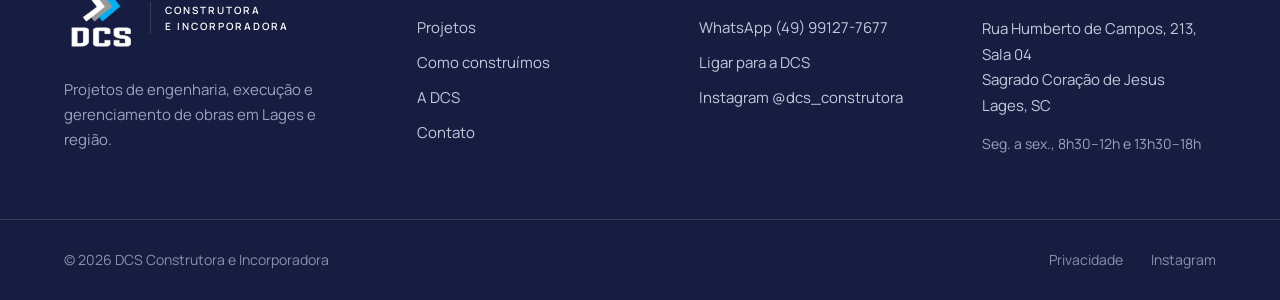
<file: projetos/residencial-5/index.html>
<!doctype html>
<html lang="pt-BR">
<head>
  <meta charset="utf-8">
  <meta name="viewport" content="width=device-width, initial-scale=1">
  <title>Residencial 05: sobrado com garagem dupla | DCS Lages</title>
  <meta name="description" content="Residencial 05: sobrado de 190 m² com área gourmet e garagem para dois carros. Projetos estrutural, elétrico e hidrossanitário da DCS, de Lages, SC.">
  <link rel="canonical" href="https://dcs-construtora.vercel.app/projetos/residencial-5/">
  <meta name="theme-color" content="#171d41">
  <meta property="og:type" content="website">
  <meta property="og:locale" content="pt_BR">
  <meta property="og:site_name" content="DCS Construtora e Incorporadora">
  <meta property="og:url" content="https://dcs-construtora.vercel.app/projetos/residencial-5/">
  <meta property="og:title" content="Residencial 05: sobrado com garagem dupla | DCS Lages">
  <meta property="og:description" content="Residencial 05: sobrado de 190 m² com área gourmet e garagem para dois carros. Projetos estrutural, elétrico e hidrossanitário da DCS, de Lages, SC.">
  <meta property="og:image" content="https://dcs-construtora.vercel.app/assets/og-image.jpg">
  <meta property="og:image:width" content="1200">
  <meta property="og:image:height" content="630">
  <meta property="og:image:alt" content="DCS Construtora e Incorporadora, Lages, SC">
  <meta name="twitter:card" content="summary_large_image">
  <meta name="twitter:title" content="Residencial 05: sobrado com garagem dupla | DCS Lages">
  <meta name="twitter:description" content="Residencial 05: sobrado de 190 m² com área gourmet e garagem para dois carros. Projetos estrutural, elétrico e hidrossanitário da DCS, de Lages, SC.">
  <meta name="twitter:image" content="https://dcs-construtora.vercel.app/assets/og-image.jpg">
  <link rel="icon" type="image/png" href="../../assets/favicon.png">
  <link rel="apple-touch-icon" href="../../assets/apple-touch-icon.png">
  <link rel="preload" href="../../assets/archivo-latin-wght-normal.woff2" as="font" type="font/woff2" crossorigin>
  <link rel="stylesheet" href="../../style.css?v=dbbcf68b">
  <script src="../../app.js?v=625939c6" defer></script>
  <script type="application/ld+json">
  {
    "@context": "https://schema.org",
    "@graph": [
      {
        "@type": "WebPage",
        "@id": "https://dcs-construtora.vercel.app/projetos/residencial-5/#pagina",
        "url": "https://dcs-construtora.vercel.app/projetos/residencial-5/",
        "name": "Residencial 05: sobrado com garagem dupla | DCS Lages",
        "description": "Residencial 05: sobrado de 190 m² com área gourmet e garagem para dois carros. Projetos estrutural, elétrico e hidrossanitário da DCS, de Lages, SC.",
        "isPartOf": {
          "@id": "https://dcs-construtora.vercel.app/#site"
        },
        "about": {
          "@id": "https://dcs-construtora.vercel.app/#organizacao"
        },
        "inLanguage": "pt-BR",
        "mainEntity": {
          "@id": "https://dcs-construtora.vercel.app/projetos/residencial-5/#projeto"
        },
        "breadcrumb": {
          "@id": "https://dcs-construtora.vercel.app/projetos/residencial-5/#breadcrumb"
        }
      },
      {
        "@type": "CreativeWork",
        "@id": "https://dcs-construtora.vercel.app/projetos/residencial-5/#projeto",
        "name": "Residencial 05",
        "abstract": "Sobrado com área gourmet e garagem para dois carros.",
        "description": "Projeto estrutural em concreto armado e projetos elétrico e hidrossanitário para um sobrado de 190 m². Com a arquitetura fornecida pelo cliente, a DCS compatibilizou estrutura e instalações para chegar à obra com os projetos integrados.",
        "image": "https://dcs-construtora.vercel.app/assets/residencial5.webp",
        "url": "https://dcs-construtora.vercel.app/projetos/residencial-5/",
        "inLanguage": "pt-BR",
        "contributor": {
          "@id": "https://dcs-construtora.vercel.app/#organizacao"
        }
      },
      {
        "@type": "BreadcrumbList",
        "@id": "https://dcs-construtora.vercel.app/projetos/residencial-5/#breadcrumb",
        "itemListElement": [
          {
            "@type": "ListItem",
            "position": 1,
            "name": "Início",
            "item": "https://dcs-construtora.vercel.app/"
          },
          {
            "@type": "ListItem",
            "position": 2,
            "name": "Projetos",
            "item": "https://dcs-construtora.vercel.app/projetos/"
          },
          {
            "@type": "ListItem",
            "position": 3,
            "name": "Residencial 05",
            "item": "https://dcs-construtora.vercel.app/projetos/residencial-5/"
          }
        ]
      }
    ]
  }
  </script>
</head>
<body>
  <a class="skip-link" href="#conteudo">Pular para o conteúdo</a>

  <header class="site-header">
    <div class="container site-header__inner">
      <a class="brand" href="../../" aria-label="DCS Construtora e Incorporadora, página inicial">
        <img src="../../assets/logo.webp" alt="" width="192" height="192">
        <span class="brand__name">Construtora<br>e Incorporadora</span>
      </a>
      <nav class="nav" aria-label="Principal">
        <a href="../../projetos/" aria-current="page">Projetos</a><a href="../../como-construimos/">Como construímos</a><a href="../../a-dcs/">A DCS</a><a href="../../contato/">Contato</a>
      </nav>
      <a class="btn btn--light" href="https://wa.me/5549991277677?text=Ol%C3%A1%2C%20DCS!%20Gostaria%20de%20conversar%20sobre%20um%20projeto." target="_blank" rel="noopener"><svg class="icon icon--fill" viewBox="0 0 24 24" aria-hidden="true"><path d="M17.472 14.382c-.297-.149-1.758-.867-2.03-.967-.273-.099-.471-.148-.67.15-.197.297-.767.966-.94 1.164-.173.199-.347.223-.644.075-.297-.15-1.255-.463-2.39-1.475-.883-.788-1.48-1.761-1.653-2.059-.173-.297-.018-.458.13-.606.134-.133.298-.347.446-.52.149-.174.198-.298.298-.497.099-.198.05-.371-.025-.52-.075-.149-.669-1.612-.916-2.207-.242-.579-.487-.5-.669-.51-.173-.008-.371-.01-.57-.01-.198 0-.52.074-.792.372-.272.297-1.04 1.016-1.04 2.479 0 1.462 1.065 2.875 1.213 3.074.149.198 2.096 3.2 5.077 4.487.709.306 1.262.489 1.694.625.712.227 1.36.195 1.871.118.571-.085 1.758-.719 2.006-1.413.248-.694.248-1.289.173-1.413-.074-.124-.272-.198-.57-.347m-5.421 7.403h-.004a9.87 9.87 0 0 1-5.031-1.378l-.361-.214-3.741.982.998-3.648-.235-.374a9.86 9.86 0 0 1-1.51-5.26c.001-5.45 4.436-9.884 9.888-9.884 2.64 0 5.122 1.03 6.988 2.898a9.825 9.825 0 0 1 2.893 6.994c-.003 5.45-4.437 9.884-9.885 9.884m8.413-18.297A11.815 11.815 0 0 0 12.05 0C5.495 0 .16 5.335.157 11.892c0 2.096.547 4.142 1.588 5.945L.057 24l6.305-1.654a11.882 11.882 0 0 0 5.683 1.448h.005c6.554 0 11.89-5.335 11.893-11.893a11.821 11.821 0 0 0-3.48-8.413Z"/></svg>Fale conosco</a>
      <button class="menu-toggle" type="button" aria-expanded="false" aria-controls="mobile-menu">
        <span class="menu-toggle__label">Menu</span>
        <span class="menu-toggle__bars" aria-hidden="true"></span>
      </button>
    </div>
  </header>

  <div class="mobile-menu" id="mobile-menu" hidden>
    <nav aria-label="Menu">
      <a href="../../">Início<svg class="icon" viewBox="0 0 24 24" aria-hidden="true"><path d="M4 12h16M14 6l6 6-6 6"/></svg></a>
      <a href="../../projetos/" aria-current="page">Projetos<svg class="icon" viewBox="0 0 24 24" aria-hidden="true"><path d="M4 12h16M14 6l6 6-6 6"/></svg></a><a href="../../como-construimos/">Como construímos<svg class="icon" viewBox="0 0 24 24" aria-hidden="true"><path d="M4 12h16M14 6l6 6-6 6"/></svg></a><a href="../../a-dcs/">A DCS<svg class="icon" viewBox="0 0 24 24" aria-hidden="true"><path d="M4 12h16M14 6l6 6-6 6"/></svg></a><a href="../../contato/">Contato<svg class="icon" viewBox="0 0 24 24" aria-hidden="true"><path d="M4 12h16M14 6l6 6-6 6"/></svg></a>
    </nav>
    <div class="mobile-menu__footer">
      <a class="btn btn--light" href="https://wa.me/5549991277677?text=Ol%C3%A1%2C%20DCS!%20Gostaria%20de%20conversar%20sobre%20um%20projeto." target="_blank" rel="noopener"><svg class="icon icon--fill" viewBox="0 0 24 24" aria-hidden="true"><path d="M17.472 14.382c-.297-.149-1.758-.867-2.03-.967-.273-.099-.471-.148-.67.15-.197.297-.767.966-.94 1.164-.173.199-.347.223-.644.075-.297-.15-1.255-.463-2.39-1.475-.883-.788-1.48-1.761-1.653-2.059-.173-.297-.018-.458.13-.606.134-.133.298-.347.446-.52.149-.174.198-.298.298-.497.099-.198.05-.371-.025-.52-.075-.149-.669-1.612-.916-2.207-.242-.579-.487-.5-.669-.51-.173-.008-.371-.01-.57-.01-.198 0-.52.074-.792.372-.272.297-1.04 1.016-1.04 2.479 0 1.462 1.065 2.875 1.213 3.074.149.198 2.096 3.2 5.077 4.487.709.306 1.262.489 1.694.625.712.227 1.36.195 1.871.118.571-.085 1.758-.719 2.006-1.413.248-.694.248-1.289.173-1.413-.074-.124-.272-.198-.57-.347m-5.421 7.403h-.004a9.87 9.87 0 0 1-5.031-1.378l-.361-.214-3.741.982.998-3.648-.235-.374a9.86 9.86 0 0 1-1.51-5.26c.001-5.45 4.436-9.884 9.888-9.884 2.64 0 5.122 1.03 6.988 2.898a9.825 9.825 0 0 1 2.893 6.994c-.003 5.45-4.437 9.884-9.885 9.884m8.413-18.297A11.815 11.815 0 0 0 12.05 0C5.495 0 .16 5.335.157 11.892c0 2.096.547 4.142 1.588 5.945L.057 24l6.305-1.654a11.882 11.882 0 0 0 5.683 1.448h.005c6.554 0 11.89-5.335 11.893-11.893a11.821 11.821 0 0 0-3.48-8.413Z"/></svg>Conversar pelo WhatsApp</a>
      <p>(49) 99127-7677 · Lages, SC</p>
    </div>
  </div>

  <main id="conteudo">
    <section class="project-hero">
      <div class="container">
        <nav class="breadcrumb" aria-label="Você está em">
          <a href="../../projetos/">Projetos</a>
          <span aria-hidden="true">/</span>
          <span aria-current="page">Residencial 05</span>
        </nav>
        <div class="project-hero__grid">
          <div>
            <span class="eyebrow">Estrutural e complementares</span>
            <h1>Residencial 05</h1>
            <p class="lead">Sobrado com área gourmet e garagem para dois carros.</p>
          </div>
          <dl class="facts"><div><dt>Área</dt><dd>190 m²</dd></div><div><dt>Atuação DCS</dt><dd>Estrutural, elétrico e hidrossanitário</dd></div><div><dt>Arquitetura</dt><dd>Fornecida pelo cliente</dd></div></dl>
        </div>
      </div>
    </section>

    <div class="container">
      <button class="project-cover" type="button" data-lightbox="../../assets/residencial5.webp" aria-label="Ampliar imagem principal">
        <img src="../../assets/residencial5.webp" alt="Residencial 05, sobrado com área gourmet e garagem para dois carros: imagem 1 de 3" width="822" height="787" fetchpriority="high" decoding="async">
      </button>
      
    </div>

    <section class="section" aria-labelledby="trabalho-title">
      <div class="container project-body">
        <div data-reveal>
          <span class="eyebrow">O trabalho da DCS</span>
          <h2 id="trabalho-title">Estrutural, elétrico e hidrossanitário</h2>
          <p>Projeto estrutural em concreto armado e projetos elétrico e hidrossanitário para um sobrado de 190 m².</p><p>Com a arquitetura fornecida pelo cliente, a DCS compatibilizou estrutura e instalações para chegar à obra com os projetos integrados.</p>
          <a class="btn" href="https://wa.me/5549991277677?text=Ol%C3%A1%2C%20DCS%21%20Vi%20o%20Residencial%2005%20no%20site%20e%20gostaria%20de%20conversar%20sobre%20um%20projeto%20parecido." target="_blank" rel="noopener"><svg class="icon icon--fill" viewBox="0 0 24 24" aria-hidden="true"><path d="M17.472 14.382c-.297-.149-1.758-.867-2.03-.967-.273-.099-.471-.148-.67.15-.197.297-.767.966-.94 1.164-.173.199-.347.223-.644.075-.297-.15-1.255-.463-2.39-1.475-.883-.788-1.48-1.761-1.653-2.059-.173-.297-.018-.458.13-.606.134-.133.298-.347.446-.52.149-.174.198-.298.298-.497.099-.198.05-.371-.025-.52-.075-.149-.669-1.612-.916-2.207-.242-.579-.487-.5-.669-.51-.173-.008-.371-.01-.57-.01-.198 0-.52.074-.792.372-.272.297-1.04 1.016-1.04 2.479 0 1.462 1.065 2.875 1.213 3.074.149.198 2.096 3.2 5.077 4.487.709.306 1.262.489 1.694.625.712.227 1.36.195 1.871.118.571-.085 1.758-.719 2.006-1.413.248-.694.248-1.289.173-1.413-.074-.124-.272-.198-.57-.347m-5.421 7.403h-.004a9.87 9.87 0 0 1-5.031-1.378l-.361-.214-3.741.982.998-3.648-.235-.374a9.86 9.86 0 0 1-1.51-5.26c.001-5.45 4.436-9.884 9.888-9.884 2.64 0 5.122 1.03 6.988 2.898a9.825 9.825 0 0 1 2.893 6.994c-.003 5.45-4.437 9.884-9.885 9.884m8.413-18.297A11.815 11.815 0 0 0 12.05 0C5.495 0 .16 5.335.157 11.892c0 2.096.547 4.142 1.588 5.945L.057 24l6.305-1.654a11.882 11.882 0 0 0 5.683 1.448h.005c6.554 0 11.89-5.335 11.893-11.893a11.821 11.821 0 0 0-3.48-8.413Z"/></svg>Quero um projeto assim</a>
        </div>
        <div class="program" data-reveal>
          <h3>Programa</h3>
          <ul><li>3 dormitórios, sendo 1 suíte</li><li>Estar e cozinha integrados</li><li>Banheiro social e lavabo</li><li>Área de serviço interna</li><li>Área gourmet com churrasqueira</li><li>Garagem coberta para 2 carros</li></ul>
        </div>
      </div>
    </section>

    <section class="section" style="padding-top:0" aria-labelledby="galeria-title">
      <div class="container">
        <div class="section-head">
          <h2 id="galeria-title">Galeria</h2>
          <p>3 imagens · clique para ampliar</p>
        </div>
        <div class="gallery gallery--three">
          <button class="gallery__item" type="button" data-lightbox="../../assets/residencial5.webp" aria-label="Ampliar imagem 1 de 3" data-reveal style="--delay:0.00s">
            <img src="../../assets/residencial5.webp" alt="Residencial 05, sobrado com área gourmet e garagem para dois carros: imagem 1 de 3" width="822" height="787" loading="lazy" decoding="async">
          </button>
          <button class="gallery__item" type="button" data-lightbox="../../assets/residencial5.1.webp" aria-label="Ampliar imagem 2 de 3" data-reveal style="--delay:0.08s">
            <img src="../../assets/residencial5.1.webp" alt="Residencial 05, sobrado com área gourmet e garagem para dois carros: imagem 2 de 3" width="822" height="782" loading="lazy" decoding="async">
          </button>
          <button class="gallery__item" type="button" data-lightbox="../../assets/residencial5.2.webp" aria-label="Ampliar imagem 3 de 3" data-reveal style="--delay:0.16s">
            <img src="../../assets/residencial5.2.webp" alt="Residencial 05, sobrado com área gourmet e garagem para dois carros: imagem 3 de 3" width="819" height="780" loading="lazy" decoding="async">
          </button>
        </div>
        
      </div>
    </section>

    <nav class="container" aria-label="Outros projetos">
      <div class="pager">
        <a href="../../projetos/residencial-4/">
          <img src="../../assets/residencial4.webp" alt="" width="821" height="800" loading="lazy" decoding="async">
          <span><small>Anterior</small><strong>Residencial 04</strong></span>
        </a>
        <a href="../../projetos/residencial-6/">
          <span><small>Próximo</small><strong>Residencial 06</strong></span>
          <img src="../../assets/residencial6.webp" alt="" width="818" height="854" loading="lazy" decoding="async">
        </a>
      </div>
    </nav>

    <section class="cta section" aria-labelledby="cta-title">
      <div class="container cta__inner">
        <div>
          <span class="eyebrow">Vamos conversar</span>
          <h2 id="cta-title">Quer construir algo parecido?</h2>
        </div>
        <div>
          <p>Converse com a equipe sobre o seu terreno, o programa da casa e o tipo de contratação que faz sentido para você.</p>
          <div class="btn-row">
            <a class="btn btn--light" href="https://wa.me/5549991277677?text=Ol%C3%A1%2C%20DCS!%20Gostaria%20de%20conversar%20sobre%20um%20projeto." target="_blank" rel="noopener"><svg class="icon icon--fill" viewBox="0 0 24 24" aria-hidden="true"><path d="M17.472 14.382c-.297-.149-1.758-.867-2.03-.967-.273-.099-.471-.148-.67.15-.197.297-.767.966-.94 1.164-.173.199-.347.223-.644.075-.297-.15-1.255-.463-2.39-1.475-.883-.788-1.48-1.761-1.653-2.059-.173-.297-.018-.458.13-.606.134-.133.298-.347.446-.52.149-.174.198-.298.298-.497.099-.198.05-.371-.025-.52-.075-.149-.669-1.612-.916-2.207-.242-.579-.487-.5-.669-.51-.173-.008-.371-.01-.57-.01-.198 0-.52.074-.792.372-.272.297-1.04 1.016-1.04 2.479 0 1.462 1.065 2.875 1.213 3.074.149.198 2.096 3.2 5.077 4.487.709.306 1.262.489 1.694.625.712.227 1.36.195 1.871.118.571-.085 1.758-.719 2.006-1.413.248-.694.248-1.289.173-1.413-.074-.124-.272-.198-.57-.347m-5.421 7.403h-.004a9.87 9.87 0 0 1-5.031-1.378l-.361-.214-3.741.982.998-3.648-.235-.374a9.86 9.86 0 0 1-1.51-5.26c.001-5.45 4.436-9.884 9.888-9.884 2.64 0 5.122 1.03 6.988 2.898a9.825 9.825 0 0 1 2.893 6.994c-.003 5.45-4.437 9.884-9.885 9.884m8.413-18.297A11.815 11.815 0 0 0 12.05 0C5.495 0 .16 5.335.157 11.892c0 2.096.547 4.142 1.588 5.945L.057 24l6.305-1.654a11.882 11.882 0 0 0 5.683 1.448h.005c6.554 0 11.89-5.335 11.893-11.893a11.821 11.821 0 0 0-3.48-8.413Z"/></svg>Chamar no WhatsApp</a>
            <a class="btn btn--ghost" href="../../contato/">Outras formas de contato</a>
          </div>
        </div>
      </div>
    </section>
  </main>

  <footer class="site-footer">
    <div class="container site-footer__top">
      <div>
        <a class="brand" href="../../" aria-label="DCS Construtora e Incorporadora, página inicial">
          <img src="../../assets/logo.webp" alt="" width="192" height="192" loading="lazy">
          <span class="brand__name">Construtora<br>e Incorporadora</span>
        </a>
        <p class="site-footer__tagline">Projetos de engenharia, execução e gerenciamento de obras em Lages e região.</p>
      </div>
      <div>
        <h2>Navegação</h2>
        <ul>
          <li><a href="../../projetos/">Projetos</a></li>
          <li><a href="../../como-construimos/">Como construímos</a></li>
          <li><a href="../../a-dcs/">A DCS</a></li>
          <li><a href="../../contato/">Contato</a></li>
        </ul>
      </div>
      <div>
        <h2>Contato</h2>
        <ul>
          <li><a href="https://wa.me/5549991277677?text=Ol%C3%A1%2C%20DCS!%20Gostaria%20de%20conversar%20sobre%20um%20projeto." target="_blank" rel="noopener">WhatsApp (49) 99127-7677</a></li>
          <li><a href="tel:+5549991277677">Ligar para a DCS</a></li>
          <li><a href="https://www.instagram.com/dcs_construtora/" target="_blank" rel="noopener">Instagram @dcs_construtora</a></li>
        </ul>
      </div>
      <div>
        <h2>Escritório</h2>
        <address>
          <a href="https://www.google.com/maps/search/?api=1&amp;query=Rua+Humberto+de+Campos+213+Lages+SC" target="_blank" rel="noopener">Rua Humberto de Campos, 213, Sala 04<br>Sagrado Coração de Jesus<br>Lages, SC</a>
        </address>
        <p style="margin-top:14px;color:#9aa2c0;font-size:14px">Seg. a sex., 8h30–12h e 13h30–18h</p>
      </div>
    </div>
    <div class="container site-footer__bottom">
      <span>© <span data-year>2026</span> DCS Construtora e Incorporadora</span>
      <nav aria-label="Rodapé">
        <a href="../../privacidade/">Privacidade</a>
        <a href="https://www.instagram.com/dcs_construtora/" target="_blank" rel="noopener">Instagram</a>
      </nav>
    </div>
  </footer>

  <a class="wa-float" href="https://wa.me/5549991277677?text=Ol%C3%A1%2C%20DCS!%20Gostaria%20de%20conversar%20sobre%20um%20projeto." target="_blank" rel="noopener" aria-label="Conversar com a DCS pelo WhatsApp"><svg class="icon icon--fill" viewBox="0 0 24 24" aria-hidden="true"><path d="M17.472 14.382c-.297-.149-1.758-.867-2.03-.967-.273-.099-.471-.148-.67.15-.197.297-.767.966-.94 1.164-.173.199-.347.223-.644.075-.297-.15-1.255-.463-2.39-1.475-.883-.788-1.48-1.761-1.653-2.059-.173-.297-.018-.458.13-.606.134-.133.298-.347.446-.52.149-.174.198-.298.298-.497.099-.198.05-.371-.025-.52-.075-.149-.669-1.612-.916-2.207-.242-.579-.487-.5-.669-.51-.173-.008-.371-.01-.57-.01-.198 0-.52.074-.792.372-.272.297-1.04 1.016-1.04 2.479 0 1.462 1.065 2.875 1.213 3.074.149.198 2.096 3.2 5.077 4.487.709.306 1.262.489 1.694.625.712.227 1.36.195 1.871.118.571-.085 1.758-.719 2.006-1.413.248-.694.248-1.289.173-1.413-.074-.124-.272-.198-.57-.347m-5.421 7.403h-.004a9.87 9.87 0 0 1-5.031-1.378l-.361-.214-3.741.982.998-3.648-.235-.374a9.86 9.86 0 0 1-1.51-5.26c.001-5.45 4.436-9.884 9.888-9.884 2.64 0 5.122 1.03 6.988 2.898a9.825 9.825 0 0 1 2.893 6.994c-.003 5.45-4.437 9.884-9.885 9.884m8.413-18.297A11.815 11.815 0 0 0 12.05 0C5.495 0 .16 5.335.157 11.892c0 2.096.547 4.142 1.588 5.945L.057 24l6.305-1.654a11.882 11.882 0 0 0 5.683 1.448h.005c6.554 0 11.89-5.335 11.893-11.893a11.821 11.821 0 0 0-3.48-8.413Z"/></svg></a>

  <dialog class="lightbox" id="lightbox" aria-label="Galeria de imagens">
    <div class="lightbox__top">
      <span class="lightbox__count"></span>
      <button class="lightbox__btn lightbox__close" type="button" aria-label="Fechar galeria"><svg class="icon" viewBox="0 0 24 24" aria-hidden="true"><path d="M6 6l12 12M18 6 6 18"/></svg></button>
    </div>
    <div class="lightbox__stage"><img src="[data-uri]" alt=""></div>
    <p class="lightbox__caption"></p>
    <button class="lightbox__btn lightbox__prev" type="button" aria-label="Imagem anterior"><svg class="icon" viewBox="0 0 24 24" aria-hidden="true"><path d="M20 12H4M10 6l-6 6 6 6"/></svg></button>
    <button class="lightbox__btn lightbox__next" type="button" aria-label="Próxima imagem"><svg class="icon" viewBox="0 0 24 24" aria-hidden="true"><path d="M4 12h16M14 6l6 6-6 6"/></svg></button>
  </dialog>
</body>
</html>
</file>
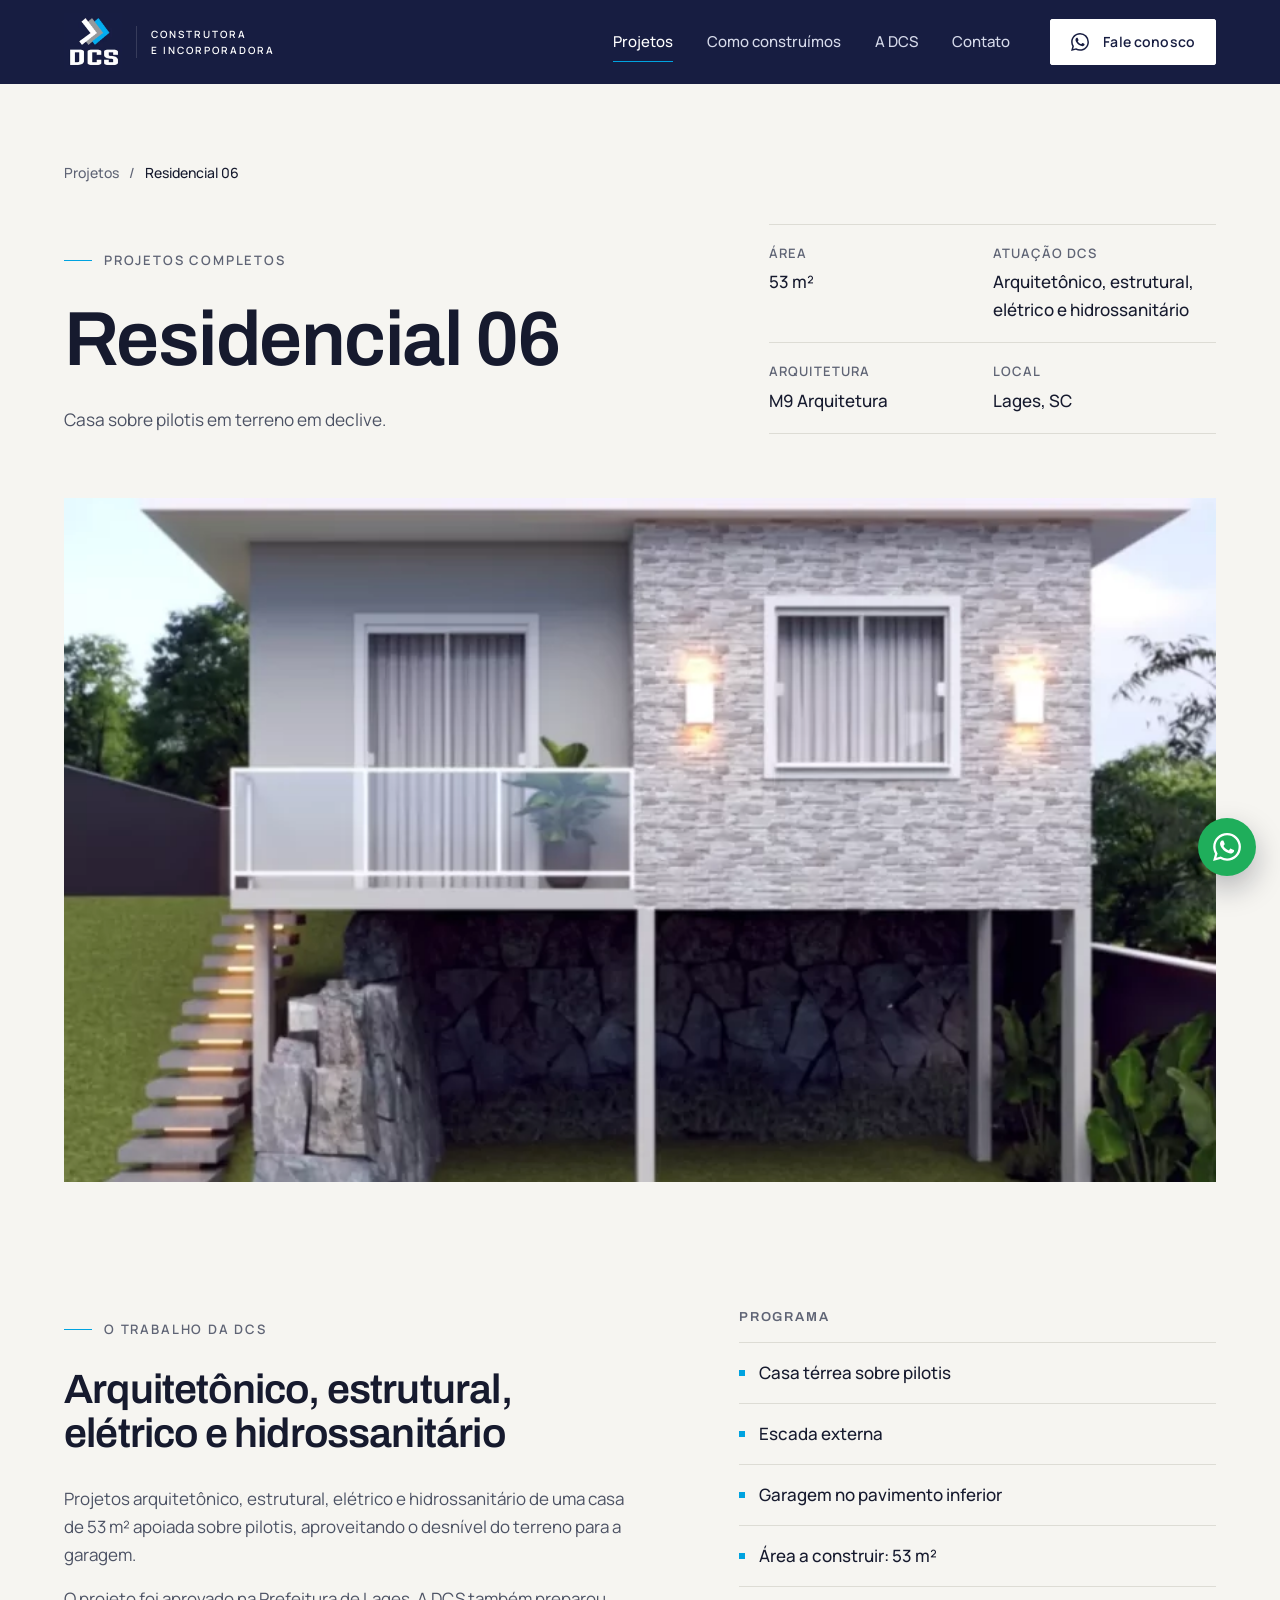
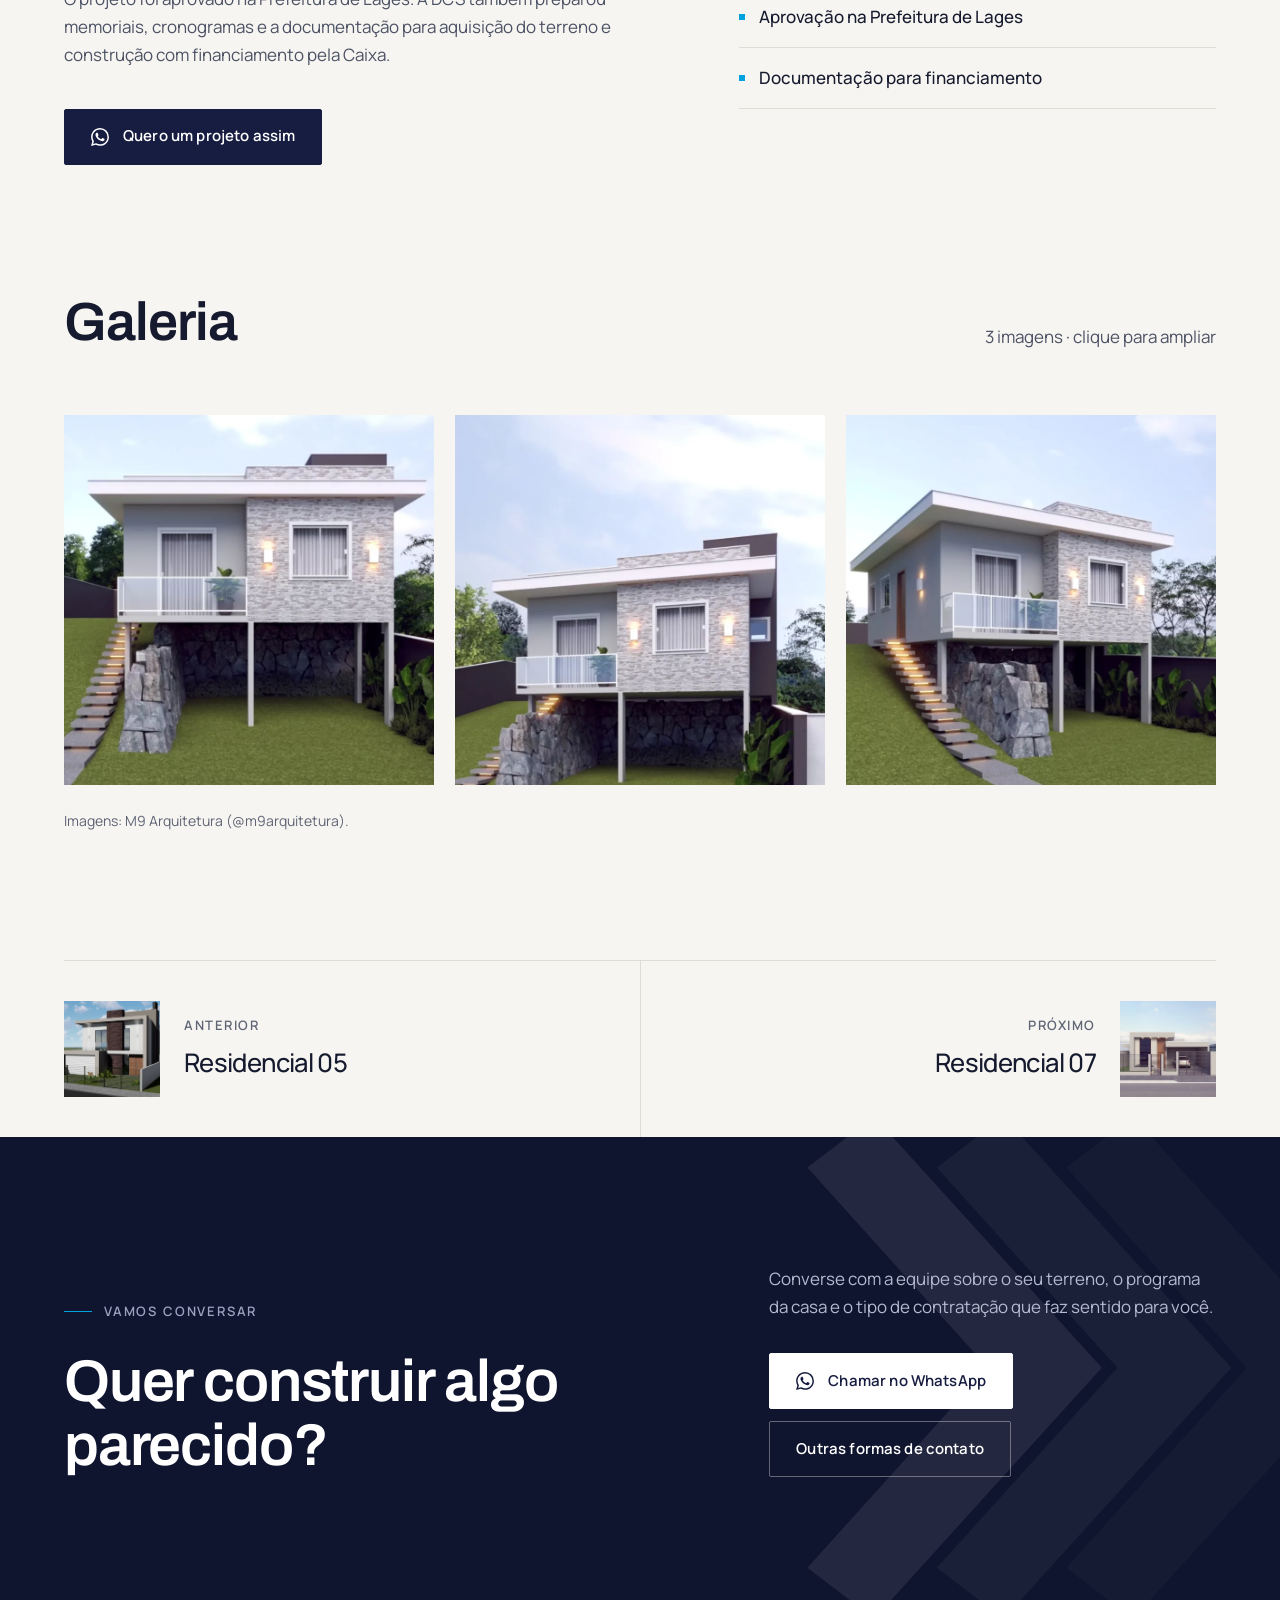
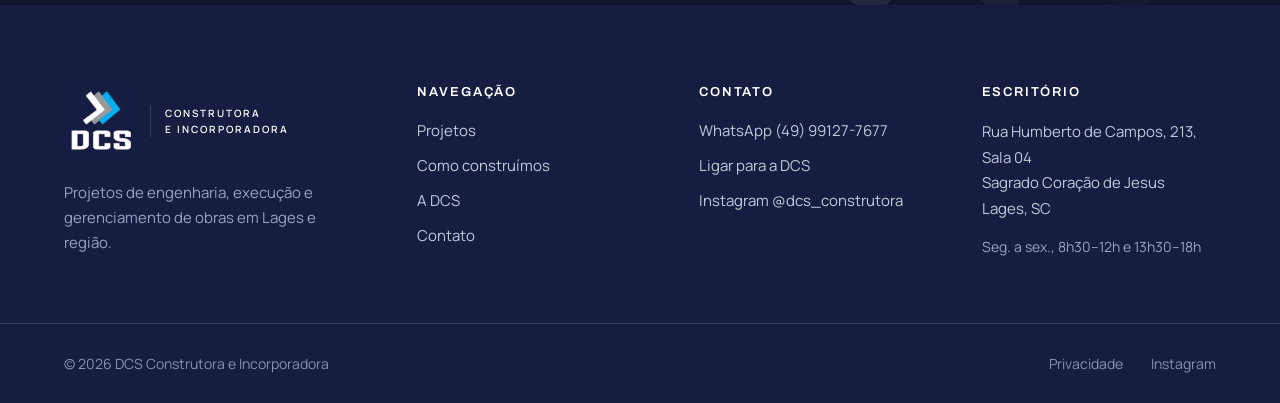
<file: projetos/residencial-6/index.html>
<!doctype html>
<html lang="pt-BR">
<head>
  <meta charset="utf-8">
  <meta name="viewport" content="width=device-width, initial-scale=1">
  <title>Residencial 06: casa sobre pilotis | DCS Lages</title>
  <meta name="description" content="Residencial 06: casa de 53 m² sobre pilotis, aprovada na Prefeitura de Lages, SC. Projetos completos e documentação para financiamento feitos pela DCS.">
  <link rel="canonical" href="https://dcs-construtora.vercel.app/projetos/residencial-6/">
  <meta name="theme-color" content="#171d41">
  <meta property="og:type" content="website">
  <meta property="og:locale" content="pt_BR">
  <meta property="og:site_name" content="DCS Construtora e Incorporadora">
  <meta property="og:url" content="https://dcs-construtora.vercel.app/projetos/residencial-6/">
  <meta property="og:title" content="Residencial 06: casa sobre pilotis | DCS Lages">
  <meta property="og:description" content="Residencial 06: casa de 53 m² sobre pilotis, aprovada na Prefeitura de Lages, SC. Projetos completos e documentação para financiamento feitos pela DCS.">
  <meta property="og:image" content="https://dcs-construtora.vercel.app/assets/og-image.jpg">
  <meta property="og:image:width" content="1200">
  <meta property="og:image:height" content="630">
  <meta property="og:image:alt" content="DCS Construtora e Incorporadora, Lages, SC">
  <meta name="twitter:card" content="summary_large_image">
  <meta name="twitter:title" content="Residencial 06: casa sobre pilotis | DCS Lages">
  <meta name="twitter:description" content="Residencial 06: casa de 53 m² sobre pilotis, aprovada na Prefeitura de Lages, SC. Projetos completos e documentação para financiamento feitos pela DCS.">
  <meta name="twitter:image" content="https://dcs-construtora.vercel.app/assets/og-image.jpg">
  <link rel="icon" type="image/png" href="../../assets/favicon.png">
  <link rel="apple-touch-icon" href="../../assets/apple-touch-icon.png">
  <link rel="preload" href="../../assets/archivo-latin-wght-normal.woff2" as="font" type="font/woff2" crossorigin>
  <link rel="stylesheet" href="../../style.css?v=dbbcf68b">
  <script src="../../app.js?v=625939c6" defer></script>
  <script type="application/ld+json">
  {
    "@context": "https://schema.org",
    "@graph": [
      {
        "@type": "WebPage",
        "@id": "https://dcs-construtora.vercel.app/projetos/residencial-6/#pagina",
        "url": "https://dcs-construtora.vercel.app/projetos/residencial-6/",
        "name": "Residencial 06: casa sobre pilotis | DCS Lages",
        "description": "Residencial 06: casa de 53 m² sobre pilotis, aprovada na Prefeitura de Lages, SC. Projetos completos e documentação para financiamento feitos pela DCS.",
        "isPartOf": {
          "@id": "https://dcs-construtora.vercel.app/#site"
        },
        "about": {
          "@id": "https://dcs-construtora.vercel.app/#organizacao"
        },
        "inLanguage": "pt-BR",
        "mainEntity": {
          "@id": "https://dcs-construtora.vercel.app/projetos/residencial-6/#projeto"
        },
        "breadcrumb": {
          "@id": "https://dcs-construtora.vercel.app/projetos/residencial-6/#breadcrumb"
        }
      },
      {
        "@type": "CreativeWork",
        "@id": "https://dcs-construtora.vercel.app/projetos/residencial-6/#projeto",
        "name": "Residencial 06",
        "abstract": "Casa sobre pilotis em terreno em declive.",
        "description": "Projetos arquitetônico, estrutural, elétrico e hidrossanitário de uma casa de 53 m² apoiada sobre pilotis, aproveitando o desnível do terreno para a garagem. O projeto foi aprovado na Prefeitura de Lages. A DCS também preparou memoriais, cronogramas e a documentação para aquisição do terreno e construção com financiamento pela Caixa.",
        "image": {
          "@type": "ImageObject",
          "url": "https://dcs-construtora.vercel.app/assets/residencial6.webp",
          "creditText": "M9 Arquitetura (@m9arquitetura)"
        },
        "url": "https://dcs-construtora.vercel.app/projetos/residencial-6/",
        "inLanguage": "pt-BR",
        "creator": {
          "@id": "https://dcs-construtora.vercel.app/#organizacao"
        }
      },
      {
        "@type": "BreadcrumbList",
        "@id": "https://dcs-construtora.vercel.app/projetos/residencial-6/#breadcrumb",
        "itemListElement": [
          {
            "@type": "ListItem",
            "position": 1,
            "name": "Início",
            "item": "https://dcs-construtora.vercel.app/"
          },
          {
            "@type": "ListItem",
            "position": 2,
            "name": "Projetos",
            "item": "https://dcs-construtora.vercel.app/projetos/"
          },
          {
            "@type": "ListItem",
            "position": 3,
            "name": "Residencial 06",
            "item": "https://dcs-construtora.vercel.app/projetos/residencial-6/"
          }
        ]
      }
    ]
  }
  </script>
</head>
<body>
  <a class="skip-link" href="#conteudo">Pular para o conteúdo</a>

  <header class="site-header">
    <div class="container site-header__inner">
      <a class="brand" href="../../" aria-label="DCS Construtora e Incorporadora, página inicial">
        <img src="../../assets/logo.webp" alt="" width="192" height="192">
        <span class="brand__name">Construtora<br>e Incorporadora</span>
      </a>
      <nav class="nav" aria-label="Principal">
        <a href="../../projetos/" aria-current="page">Projetos</a><a href="../../como-construimos/">Como construímos</a><a href="../../a-dcs/">A DCS</a><a href="../../contato/">Contato</a>
      </nav>
      <a class="btn btn--light" href="https://wa.me/5549991277677?text=Ol%C3%A1%2C%20DCS!%20Gostaria%20de%20conversar%20sobre%20um%20projeto." target="_blank" rel="noopener"><svg class="icon icon--fill" viewBox="0 0 24 24" aria-hidden="true"><path d="M17.472 14.382c-.297-.149-1.758-.867-2.03-.967-.273-.099-.471-.148-.67.15-.197.297-.767.966-.94 1.164-.173.199-.347.223-.644.075-.297-.15-1.255-.463-2.39-1.475-.883-.788-1.48-1.761-1.653-2.059-.173-.297-.018-.458.13-.606.134-.133.298-.347.446-.52.149-.174.198-.298.298-.497.099-.198.05-.371-.025-.52-.075-.149-.669-1.612-.916-2.207-.242-.579-.487-.5-.669-.51-.173-.008-.371-.01-.57-.01-.198 0-.52.074-.792.372-.272.297-1.04 1.016-1.04 2.479 0 1.462 1.065 2.875 1.213 3.074.149.198 2.096 3.2 5.077 4.487.709.306 1.262.489 1.694.625.712.227 1.36.195 1.871.118.571-.085 1.758-.719 2.006-1.413.248-.694.248-1.289.173-1.413-.074-.124-.272-.198-.57-.347m-5.421 7.403h-.004a9.87 9.87 0 0 1-5.031-1.378l-.361-.214-3.741.982.998-3.648-.235-.374a9.86 9.86 0 0 1-1.51-5.26c.001-5.45 4.436-9.884 9.888-9.884 2.64 0 5.122 1.03 6.988 2.898a9.825 9.825 0 0 1 2.893 6.994c-.003 5.45-4.437 9.884-9.885 9.884m8.413-18.297A11.815 11.815 0 0 0 12.05 0C5.495 0 .16 5.335.157 11.892c0 2.096.547 4.142 1.588 5.945L.057 24l6.305-1.654a11.882 11.882 0 0 0 5.683 1.448h.005c6.554 0 11.89-5.335 11.893-11.893a11.821 11.821 0 0 0-3.48-8.413Z"/></svg>Fale conosco</a>
      <button class="menu-toggle" type="button" aria-expanded="false" aria-controls="mobile-menu">
        <span class="menu-toggle__label">Menu</span>
        <span class="menu-toggle__bars" aria-hidden="true"></span>
      </button>
    </div>
  </header>

  <div class="mobile-menu" id="mobile-menu" hidden>
    <nav aria-label="Menu">
      <a href="../../">Início<svg class="icon" viewBox="0 0 24 24" aria-hidden="true"><path d="M4 12h16M14 6l6 6-6 6"/></svg></a>
      <a href="../../projetos/" aria-current="page">Projetos<svg class="icon" viewBox="0 0 24 24" aria-hidden="true"><path d="M4 12h16M14 6l6 6-6 6"/></svg></a><a href="../../como-construimos/">Como construímos<svg class="icon" viewBox="0 0 24 24" aria-hidden="true"><path d="M4 12h16M14 6l6 6-6 6"/></svg></a><a href="../../a-dcs/">A DCS<svg class="icon" viewBox="0 0 24 24" aria-hidden="true"><path d="M4 12h16M14 6l6 6-6 6"/></svg></a><a href="../../contato/">Contato<svg class="icon" viewBox="0 0 24 24" aria-hidden="true"><path d="M4 12h16M14 6l6 6-6 6"/></svg></a>
    </nav>
    <div class="mobile-menu__footer">
      <a class="btn btn--light" href="https://wa.me/5549991277677?text=Ol%C3%A1%2C%20DCS!%20Gostaria%20de%20conversar%20sobre%20um%20projeto." target="_blank" rel="noopener"><svg class="icon icon--fill" viewBox="0 0 24 24" aria-hidden="true"><path d="M17.472 14.382c-.297-.149-1.758-.867-2.03-.967-.273-.099-.471-.148-.67.15-.197.297-.767.966-.94 1.164-.173.199-.347.223-.644.075-.297-.15-1.255-.463-2.39-1.475-.883-.788-1.48-1.761-1.653-2.059-.173-.297-.018-.458.13-.606.134-.133.298-.347.446-.52.149-.174.198-.298.298-.497.099-.198.05-.371-.025-.52-.075-.149-.669-1.612-.916-2.207-.242-.579-.487-.5-.669-.51-.173-.008-.371-.01-.57-.01-.198 0-.52.074-.792.372-.272.297-1.04 1.016-1.04 2.479 0 1.462 1.065 2.875 1.213 3.074.149.198 2.096 3.2 5.077 4.487.709.306 1.262.489 1.694.625.712.227 1.36.195 1.871.118.571-.085 1.758-.719 2.006-1.413.248-.694.248-1.289.173-1.413-.074-.124-.272-.198-.57-.347m-5.421 7.403h-.004a9.87 9.87 0 0 1-5.031-1.378l-.361-.214-3.741.982.998-3.648-.235-.374a9.86 9.86 0 0 1-1.51-5.26c.001-5.45 4.436-9.884 9.888-9.884 2.64 0 5.122 1.03 6.988 2.898a9.825 9.825 0 0 1 2.893 6.994c-.003 5.45-4.437 9.884-9.885 9.884m8.413-18.297A11.815 11.815 0 0 0 12.05 0C5.495 0 .16 5.335.157 11.892c0 2.096.547 4.142 1.588 5.945L.057 24l6.305-1.654a11.882 11.882 0 0 0 5.683 1.448h.005c6.554 0 11.89-5.335 11.893-11.893a11.821 11.821 0 0 0-3.48-8.413Z"/></svg>Conversar pelo WhatsApp</a>
      <p>(49) 99127-7677 · Lages, SC</p>
    </div>
  </div>

  <main id="conteudo">
    <section class="project-hero">
      <div class="container">
        <nav class="breadcrumb" aria-label="Você está em">
          <a href="../../projetos/">Projetos</a>
          <span aria-hidden="true">/</span>
          <span aria-current="page">Residencial 06</span>
        </nav>
        <div class="project-hero__grid">
          <div>
            <span class="eyebrow">Projetos completos</span>
            <h1>Residencial 06</h1>
            <p class="lead">Casa sobre pilotis em terreno em declive.</p>
          </div>
          <dl class="facts"><div><dt>Área</dt><dd>53 m²</dd></div><div><dt>Atuação DCS</dt><dd>Arquitetônico, estrutural, elétrico e hidrossanitário</dd></div><div><dt>Arquitetura</dt><dd>M9 Arquitetura</dd></div><div><dt>Local</dt><dd>Lages, SC</dd></div></dl>
        </div>
      </div>
    </section>

    <div class="container">
      <button class="project-cover" type="button" data-lightbox="../../assets/residencial6.webp" aria-label="Ampliar imagem principal">
        <img src="../../assets/residencial6.webp" alt="Residencial 06, casa sobre pilotis em terreno em declive: imagem 1 de 3" width="818" height="854" fetchpriority="high" decoding="async">
      </button>
      
    </div>

    <section class="section" aria-labelledby="trabalho-title">
      <div class="container project-body">
        <div data-reveal>
          <span class="eyebrow">O trabalho da DCS</span>
          <h2 id="trabalho-title">Arquitetônico, estrutural, elétrico e hidrossanitário</h2>
          <p>Projetos arquitetônico, estrutural, elétrico e hidrossanitário de uma casa de 53 m² apoiada sobre pilotis, aproveitando o desnível do terreno para a garagem.</p><p>O projeto foi aprovado na Prefeitura de Lages. A DCS também preparou memoriais, cronogramas e a documentação para aquisição do terreno e construção com financiamento pela Caixa.</p>
          <a class="btn" href="https://wa.me/5549991277677?text=Ol%C3%A1%2C%20DCS%21%20Vi%20o%20Residencial%2006%20no%20site%20e%20gostaria%20de%20conversar%20sobre%20um%20projeto%20parecido." target="_blank" rel="noopener"><svg class="icon icon--fill" viewBox="0 0 24 24" aria-hidden="true"><path d="M17.472 14.382c-.297-.149-1.758-.867-2.03-.967-.273-.099-.471-.148-.67.15-.197.297-.767.966-.94 1.164-.173.199-.347.223-.644.075-.297-.15-1.255-.463-2.39-1.475-.883-.788-1.48-1.761-1.653-2.059-.173-.297-.018-.458.13-.606.134-.133.298-.347.446-.52.149-.174.198-.298.298-.497.099-.198.05-.371-.025-.52-.075-.149-.669-1.612-.916-2.207-.242-.579-.487-.5-.669-.51-.173-.008-.371-.01-.57-.01-.198 0-.52.074-.792.372-.272.297-1.04 1.016-1.04 2.479 0 1.462 1.065 2.875 1.213 3.074.149.198 2.096 3.2 5.077 4.487.709.306 1.262.489 1.694.625.712.227 1.36.195 1.871.118.571-.085 1.758-.719 2.006-1.413.248-.694.248-1.289.173-1.413-.074-.124-.272-.198-.57-.347m-5.421 7.403h-.004a9.87 9.87 0 0 1-5.031-1.378l-.361-.214-3.741.982.998-3.648-.235-.374a9.86 9.86 0 0 1-1.51-5.26c.001-5.45 4.436-9.884 9.888-9.884 2.64 0 5.122 1.03 6.988 2.898a9.825 9.825 0 0 1 2.893 6.994c-.003 5.45-4.437 9.884-9.885 9.884m8.413-18.297A11.815 11.815 0 0 0 12.05 0C5.495 0 .16 5.335.157 11.892c0 2.096.547 4.142 1.588 5.945L.057 24l6.305-1.654a11.882 11.882 0 0 0 5.683 1.448h.005c6.554 0 11.89-5.335 11.893-11.893a11.821 11.821 0 0 0-3.48-8.413Z"/></svg>Quero um projeto assim</a>
        </div>
        <div class="program" data-reveal>
          <h3>Programa</h3>
          <ul><li>Casa térrea sobre pilotis</li><li>Escada externa</li><li>Garagem no pavimento inferior</li><li>Área a construir: 53 m²</li><li>Aprovação na Prefeitura de Lages</li><li>Documentação para financiamento</li></ul>
        </div>
      </div>
    </section>

    <section class="section" style="padding-top:0" aria-labelledby="galeria-title">
      <div class="container">
        <div class="section-head">
          <h2 id="galeria-title">Galeria</h2>
          <p>3 imagens · clique para ampliar</p>
        </div>
        <div class="gallery gallery--three">
          <button class="gallery__item" type="button" data-lightbox="../../assets/residencial6.webp" aria-label="Ampliar imagem 1 de 3" data-reveal style="--delay:0.00s">
            <img src="../../assets/residencial6.webp" alt="Residencial 06, casa sobre pilotis em terreno em declive: imagem 1 de 3" width="818" height="854" loading="lazy" decoding="async">
          </button>
          <button class="gallery__item" type="button" data-lightbox="../../assets/residencial6.1.webp" aria-label="Ampliar imagem 2 de 3" data-reveal style="--delay:0.08s">
            <img src="../../assets/residencial6.1.webp" alt="Residencial 06, casa sobre pilotis em terreno em declive: imagem 2 de 3" width="818" height="851" loading="lazy" decoding="async">
          </button>
          <button class="gallery__item" type="button" data-lightbox="../../assets/residencial6.2.webp" aria-label="Ampliar imagem 3 de 3" data-reveal style="--delay:0.16s">
            <img src="../../assets/residencial6.2.webp" alt="Residencial 06, casa sobre pilotis em terreno em declive: imagem 3 de 3" width="816" height="851" loading="lazy" decoding="async">
          </button>
        </div>
        <p class="credit">Imagens: M9 Arquitetura (@m9arquitetura).</p>
      </div>
    </section>

    <nav class="container" aria-label="Outros projetos">
      <div class="pager">
        <a href="../../projetos/residencial-5/">
          <img src="../../assets/residencial5.webp" alt="" width="822" height="787" loading="lazy" decoding="async">
          <span><small>Anterior</small><strong>Residencial 05</strong></span>
        </a>
        <a href="../../projetos/residencial-7/">
          <span><small>Próximo</small><strong>Residencial 07</strong></span>
          <img src="../../assets/residencial7.webp" alt="" width="819" height="855" loading="lazy" decoding="async">
        </a>
      </div>
    </nav>

    <section class="cta section" aria-labelledby="cta-title">
      <div class="container cta__inner">
        <div>
          <span class="eyebrow">Vamos conversar</span>
          <h2 id="cta-title">Quer construir algo parecido?</h2>
        </div>
        <div>
          <p>Converse com a equipe sobre o seu terreno, o programa da casa e o tipo de contratação que faz sentido para você.</p>
          <div class="btn-row">
            <a class="btn btn--light" href="https://wa.me/5549991277677?text=Ol%C3%A1%2C%20DCS!%20Gostaria%20de%20conversar%20sobre%20um%20projeto." target="_blank" rel="noopener"><svg class="icon icon--fill" viewBox="0 0 24 24" aria-hidden="true"><path d="M17.472 14.382c-.297-.149-1.758-.867-2.03-.967-.273-.099-.471-.148-.67.15-.197.297-.767.966-.94 1.164-.173.199-.347.223-.644.075-.297-.15-1.255-.463-2.39-1.475-.883-.788-1.48-1.761-1.653-2.059-.173-.297-.018-.458.13-.606.134-.133.298-.347.446-.52.149-.174.198-.298.298-.497.099-.198.05-.371-.025-.52-.075-.149-.669-1.612-.916-2.207-.242-.579-.487-.5-.669-.51-.173-.008-.371-.01-.57-.01-.198 0-.52.074-.792.372-.272.297-1.04 1.016-1.04 2.479 0 1.462 1.065 2.875 1.213 3.074.149.198 2.096 3.2 5.077 4.487.709.306 1.262.489 1.694.625.712.227 1.36.195 1.871.118.571-.085 1.758-.719 2.006-1.413.248-.694.248-1.289.173-1.413-.074-.124-.272-.198-.57-.347m-5.421 7.403h-.004a9.87 9.87 0 0 1-5.031-1.378l-.361-.214-3.741.982.998-3.648-.235-.374a9.86 9.86 0 0 1-1.51-5.26c.001-5.45 4.436-9.884 9.888-9.884 2.64 0 5.122 1.03 6.988 2.898a9.825 9.825 0 0 1 2.893 6.994c-.003 5.45-4.437 9.884-9.885 9.884m8.413-18.297A11.815 11.815 0 0 0 12.05 0C5.495 0 .16 5.335.157 11.892c0 2.096.547 4.142 1.588 5.945L.057 24l6.305-1.654a11.882 11.882 0 0 0 5.683 1.448h.005c6.554 0 11.89-5.335 11.893-11.893a11.821 11.821 0 0 0-3.48-8.413Z"/></svg>Chamar no WhatsApp</a>
            <a class="btn btn--ghost" href="../../contato/">Outras formas de contato</a>
          </div>
        </div>
      </div>
    </section>
  </main>

  <footer class="site-footer">
    <div class="container site-footer__top">
      <div>
        <a class="brand" href="../../" aria-label="DCS Construtora e Incorporadora, página inicial">
          <img src="../../assets/logo.webp" alt="" width="192" height="192" loading="lazy">
          <span class="brand__name">Construtora<br>e Incorporadora</span>
        </a>
        <p class="site-footer__tagline">Projetos de engenharia, execução e gerenciamento de obras em Lages e região.</p>
      </div>
      <div>
        <h2>Navegação</h2>
        <ul>
          <li><a href="../../projetos/">Projetos</a></li>
          <li><a href="../../como-construimos/">Como construímos</a></li>
          <li><a href="../../a-dcs/">A DCS</a></li>
          <li><a href="../../contato/">Contato</a></li>
        </ul>
      </div>
      <div>
        <h2>Contato</h2>
        <ul>
          <li><a href="https://wa.me/5549991277677?text=Ol%C3%A1%2C%20DCS!%20Gostaria%20de%20conversar%20sobre%20um%20projeto." target="_blank" rel="noopener">WhatsApp (49) 99127-7677</a></li>
          <li><a href="tel:+5549991277677">Ligar para a DCS</a></li>
          <li><a href="https://www.instagram.com/dcs_construtora/" target="_blank" rel="noopener">Instagram @dcs_construtora</a></li>
        </ul>
      </div>
      <div>
        <h2>Escritório</h2>
        <address>
          <a href="https://www.google.com/maps/search/?api=1&amp;query=Rua+Humberto+de+Campos+213+Lages+SC" target="_blank" rel="noopener">Rua Humberto de Campos, 213, Sala 04<br>Sagrado Coração de Jesus<br>Lages, SC</a>
        </address>
        <p style="margin-top:14px;color:#9aa2c0;font-size:14px">Seg. a sex., 8h30–12h e 13h30–18h</p>
      </div>
    </div>
    <div class="container site-footer__bottom">
      <span>© <span data-year>2026</span> DCS Construtora e Incorporadora</span>
      <nav aria-label="Rodapé">
        <a href="../../privacidade/">Privacidade</a>
        <a href="https://www.instagram.com/dcs_construtora/" target="_blank" rel="noopener">Instagram</a>
      </nav>
    </div>
  </footer>

  <a class="wa-float" href="https://wa.me/5549991277677?text=Ol%C3%A1%2C%20DCS!%20Gostaria%20de%20conversar%20sobre%20um%20projeto." target="_blank" rel="noopener" aria-label="Conversar com a DCS pelo WhatsApp"><svg class="icon icon--fill" viewBox="0 0 24 24" aria-hidden="true"><path d="M17.472 14.382c-.297-.149-1.758-.867-2.03-.967-.273-.099-.471-.148-.67.15-.197.297-.767.966-.94 1.164-.173.199-.347.223-.644.075-.297-.15-1.255-.463-2.39-1.475-.883-.788-1.48-1.761-1.653-2.059-.173-.297-.018-.458.13-.606.134-.133.298-.347.446-.52.149-.174.198-.298.298-.497.099-.198.05-.371-.025-.52-.075-.149-.669-1.612-.916-2.207-.242-.579-.487-.5-.669-.51-.173-.008-.371-.01-.57-.01-.198 0-.52.074-.792.372-.272.297-1.04 1.016-1.04 2.479 0 1.462 1.065 2.875 1.213 3.074.149.198 2.096 3.2 5.077 4.487.709.306 1.262.489 1.694.625.712.227 1.36.195 1.871.118.571-.085 1.758-.719 2.006-1.413.248-.694.248-1.289.173-1.413-.074-.124-.272-.198-.57-.347m-5.421 7.403h-.004a9.87 9.87 0 0 1-5.031-1.378l-.361-.214-3.741.982.998-3.648-.235-.374a9.86 9.86 0 0 1-1.51-5.26c.001-5.45 4.436-9.884 9.888-9.884 2.64 0 5.122 1.03 6.988 2.898a9.825 9.825 0 0 1 2.893 6.994c-.003 5.45-4.437 9.884-9.885 9.884m8.413-18.297A11.815 11.815 0 0 0 12.05 0C5.495 0 .16 5.335.157 11.892c0 2.096.547 4.142 1.588 5.945L.057 24l6.305-1.654a11.882 11.882 0 0 0 5.683 1.448h.005c6.554 0 11.89-5.335 11.893-11.893a11.821 11.821 0 0 0-3.48-8.413Z"/></svg></a>

  <dialog class="lightbox" id="lightbox" aria-label="Galeria de imagens">
    <div class="lightbox__top">
      <span class="lightbox__count"></span>
      <button class="lightbox__btn lightbox__close" type="button" aria-label="Fechar galeria"><svg class="icon" viewBox="0 0 24 24" aria-hidden="true"><path d="M6 6l12 12M18 6 6 18"/></svg></button>
    </div>
    <div class="lightbox__stage"><img src="[data-uri]" alt=""></div>
    <p class="lightbox__caption"></p>
    <button class="lightbox__btn lightbox__prev" type="button" aria-label="Imagem anterior"><svg class="icon" viewBox="0 0 24 24" aria-hidden="true"><path d="M20 12H4M10 6l-6 6 6 6"/></svg></button>
    <button class="lightbox__btn lightbox__next" type="button" aria-label="Próxima imagem"><svg class="icon" viewBox="0 0 24 24" aria-hidden="true"><path d="M4 12h16M14 6l6 6-6 6"/></svg></button>
  </dialog>
</body>
</html>
</file>
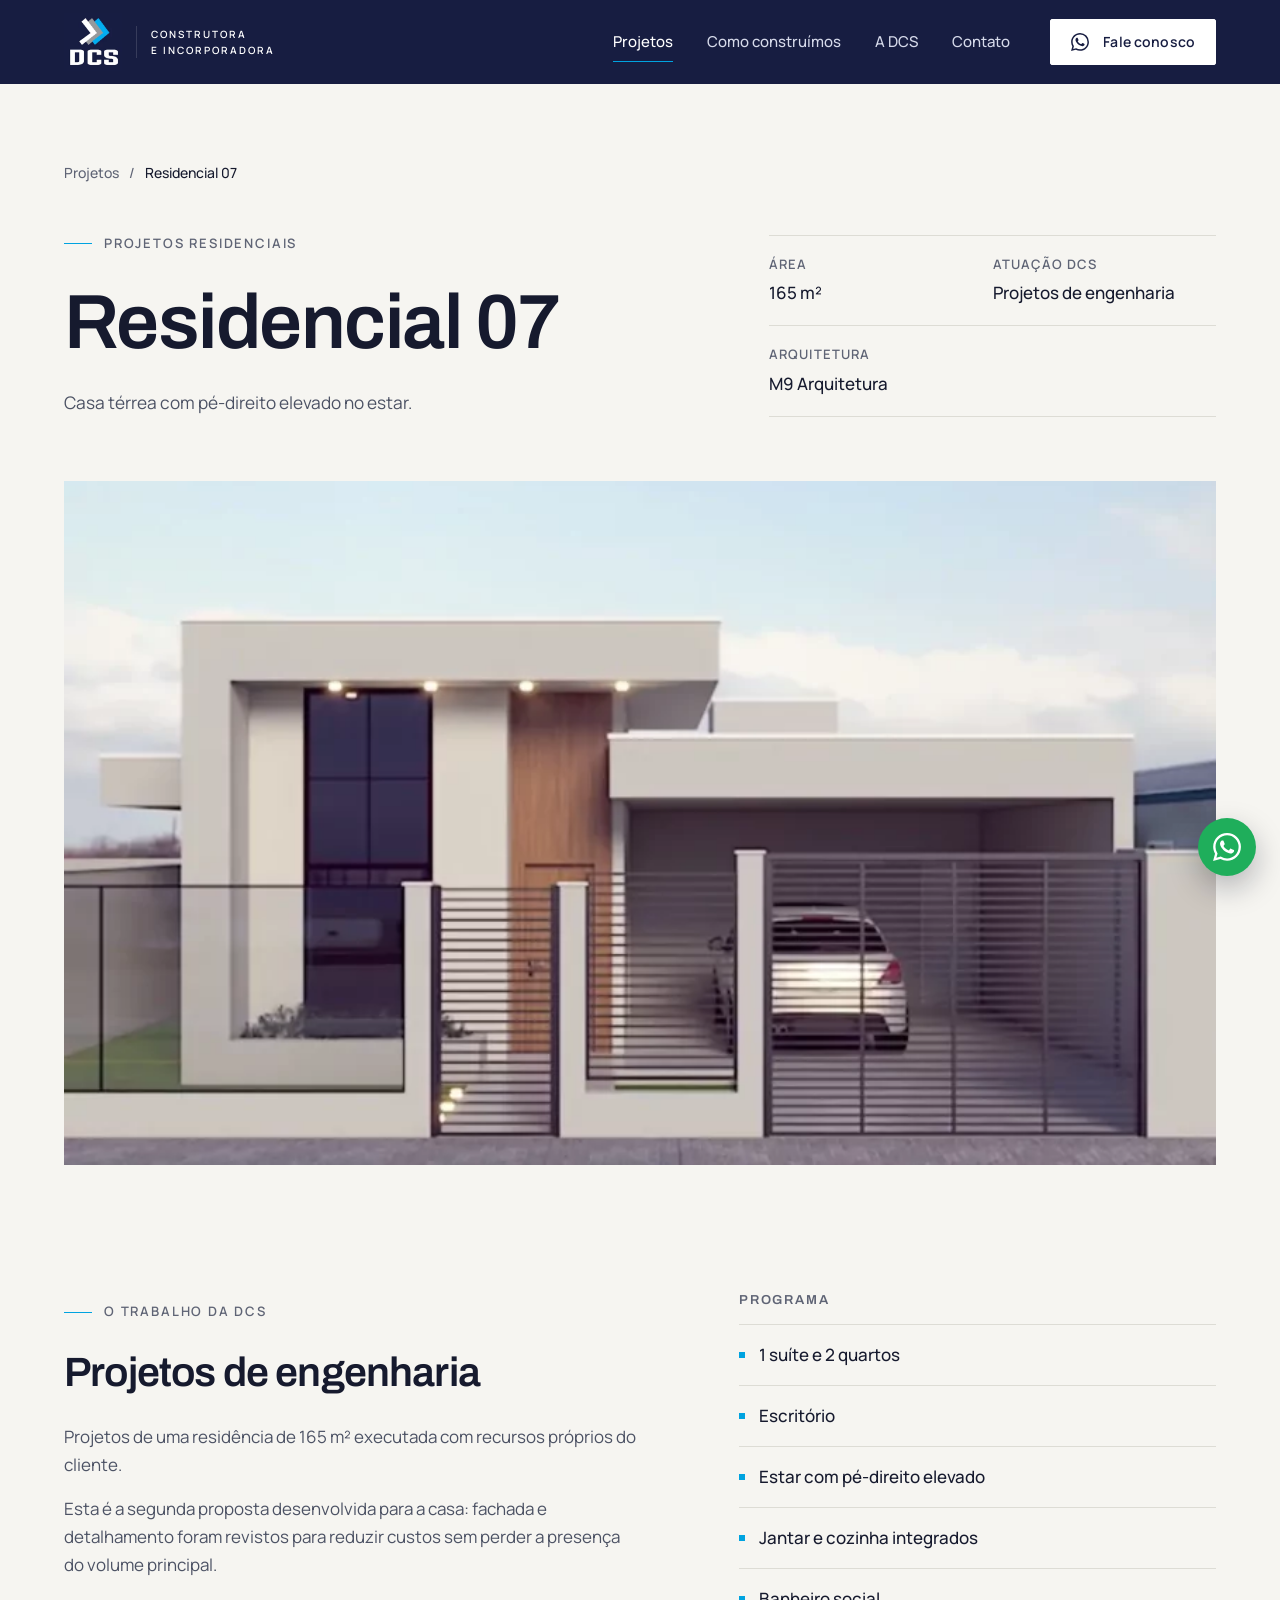
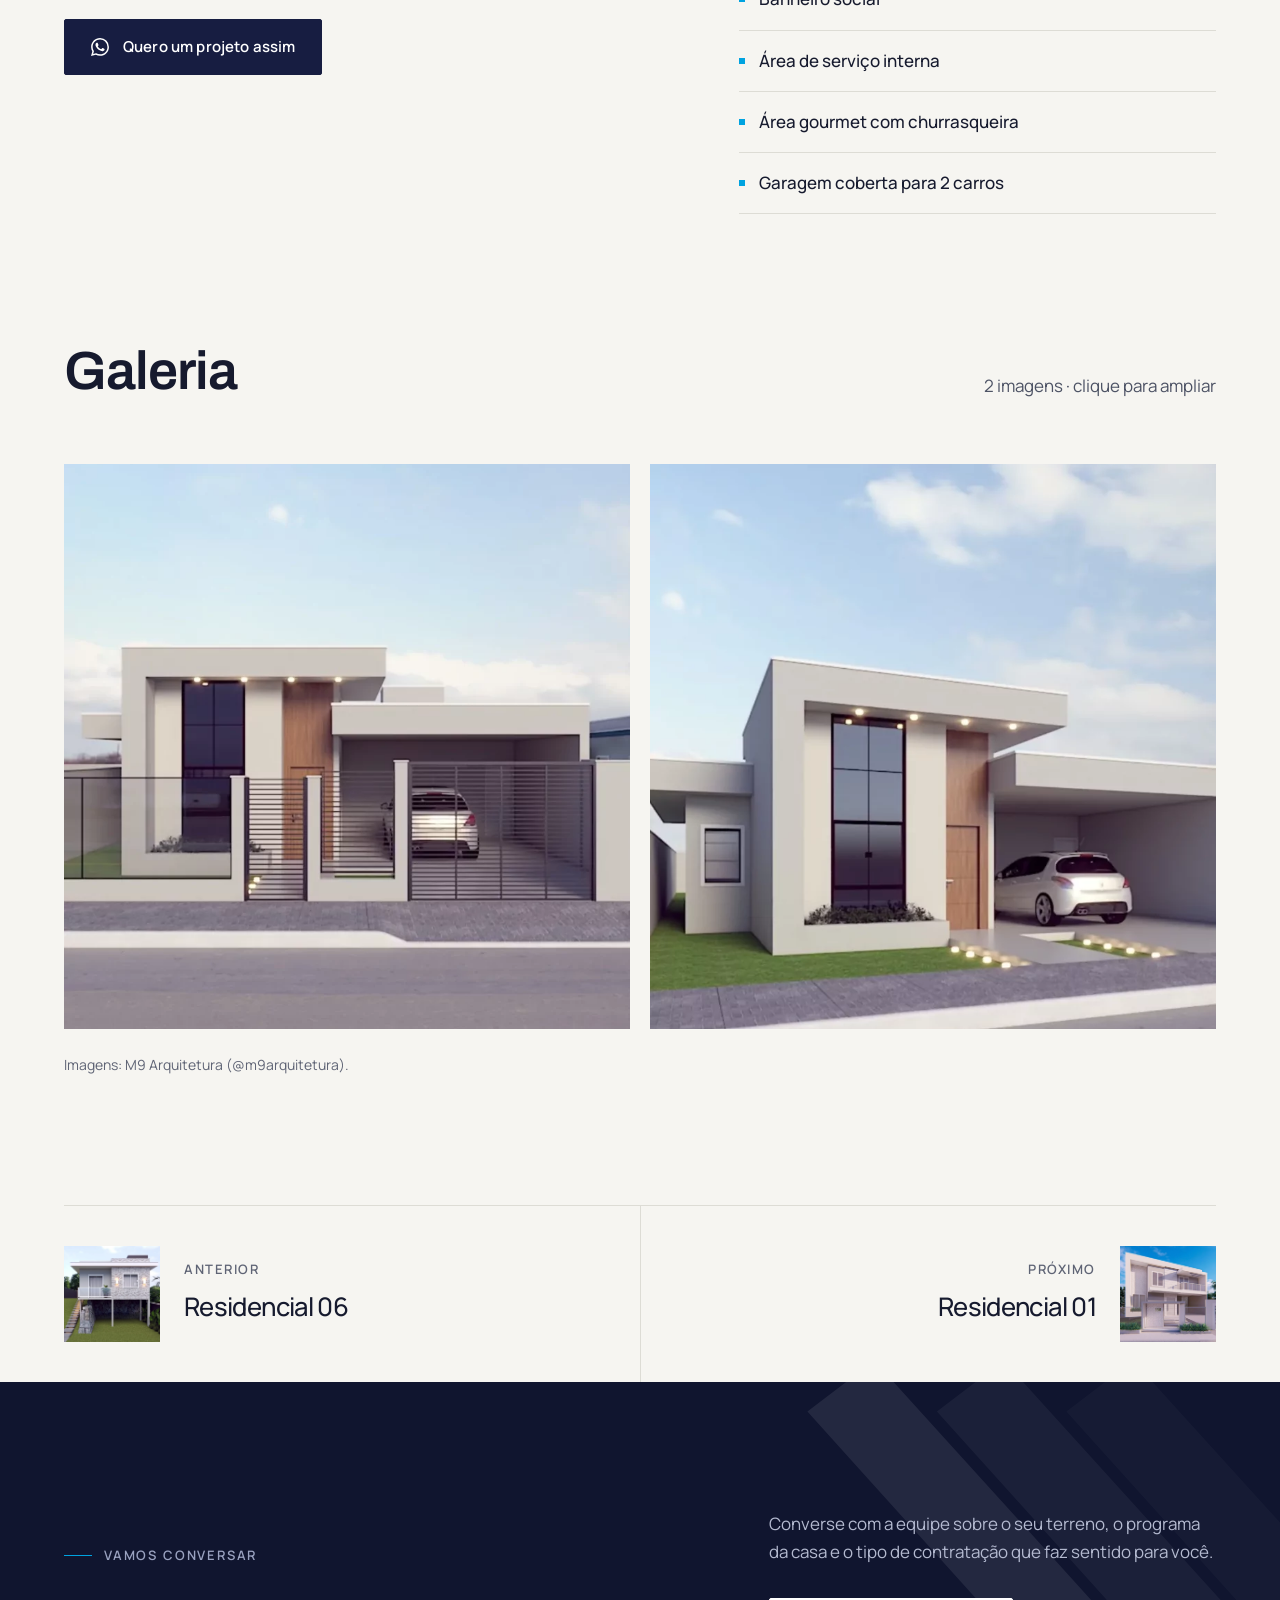
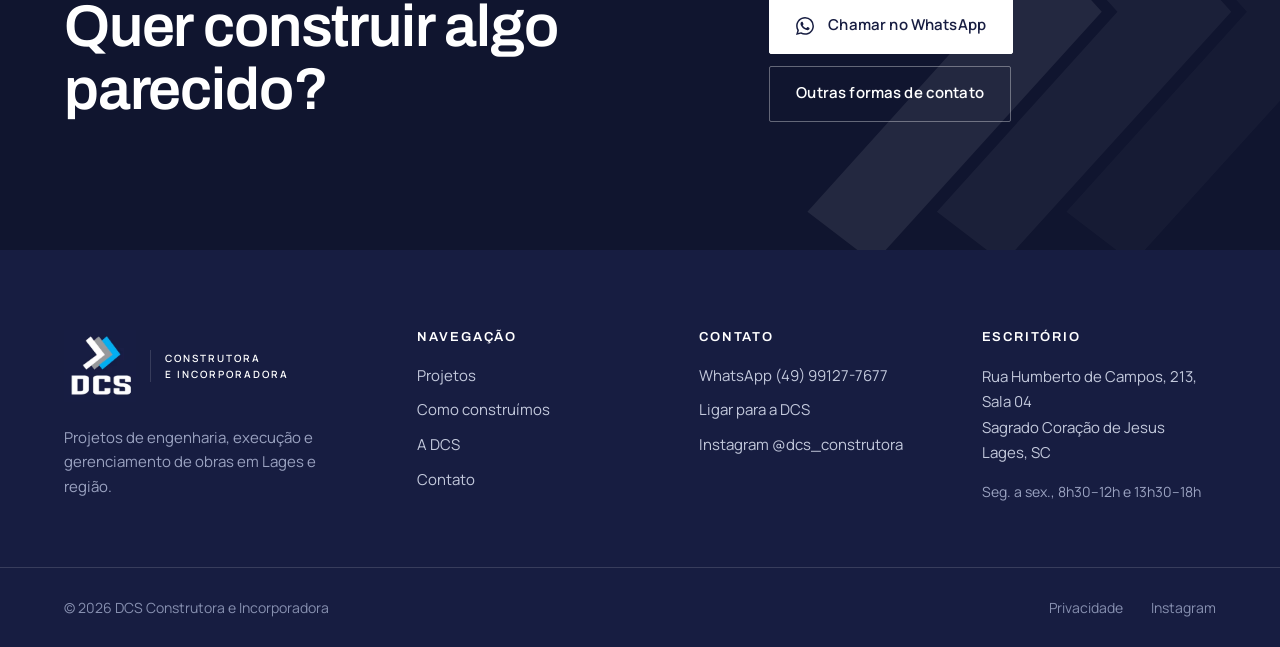
<file: projetos/residencial-7/index.html>
<!doctype html>
<html lang="pt-BR">
<head>
  <meta charset="utf-8">
  <meta name="viewport" content="width=device-width, initial-scale=1">
  <title>Residencial 07: casa térrea, pé-direito alto | DCS Lages</title>
  <meta name="description" content="Residencial 07: casa térrea de 165 m² com pé-direito elevado no estar. Projetos de engenharia da DCS Construtora, de Lages, SC, para obra do cliente.">
  <link rel="canonical" href="https://dcs-construtora.vercel.app/projetos/residencial-7/">
  <meta name="theme-color" content="#171d41">
  <meta property="og:type" content="website">
  <meta property="og:locale" content="pt_BR">
  <meta property="og:site_name" content="DCS Construtora e Incorporadora">
  <meta property="og:url" content="https://dcs-construtora.vercel.app/projetos/residencial-7/">
  <meta property="og:title" content="Residencial 07: casa térrea, pé-direito alto | DCS Lages">
  <meta property="og:description" content="Residencial 07: casa térrea de 165 m² com pé-direito elevado no estar. Projetos de engenharia da DCS Construtora, de Lages, SC, para obra do cliente.">
  <meta property="og:image" content="https://dcs-construtora.vercel.app/assets/og-image.jpg">
  <meta property="og:image:width" content="1200">
  <meta property="og:image:height" content="630">
  <meta property="og:image:alt" content="DCS Construtora e Incorporadora, Lages, SC">
  <meta name="twitter:card" content="summary_large_image">
  <meta name="twitter:title" content="Residencial 07: casa térrea, pé-direito alto | DCS Lages">
  <meta name="twitter:description" content="Residencial 07: casa térrea de 165 m² com pé-direito elevado no estar. Projetos de engenharia da DCS Construtora, de Lages, SC, para obra do cliente.">
  <meta name="twitter:image" content="https://dcs-construtora.vercel.app/assets/og-image.jpg">
  <link rel="icon" type="image/png" href="../../assets/favicon.png">
  <link rel="apple-touch-icon" href="../../assets/apple-touch-icon.png">
  <link rel="preload" href="../../assets/archivo-latin-wght-normal.woff2" as="font" type="font/woff2" crossorigin>
  <link rel="stylesheet" href="../../style.css?v=dbbcf68b">
  <script src="../../app.js?v=625939c6" defer></script>
  <script type="application/ld+json">
  {
    "@context": "https://schema.org",
    "@graph": [
      {
        "@type": "WebPage",
        "@id": "https://dcs-construtora.vercel.app/projetos/residencial-7/#pagina",
        "url": "https://dcs-construtora.vercel.app/projetos/residencial-7/",
        "name": "Residencial 07: casa térrea, pé-direito alto | DCS Lages",
        "description": "Residencial 07: casa térrea de 165 m² com pé-direito elevado no estar. Projetos de engenharia da DCS Construtora, de Lages, SC, para obra do cliente.",
        "isPartOf": {
          "@id": "https://dcs-construtora.vercel.app/#site"
        },
        "about": {
          "@id": "https://dcs-construtora.vercel.app/#organizacao"
        },
        "inLanguage": "pt-BR",
        "mainEntity": {
          "@id": "https://dcs-construtora.vercel.app/projetos/residencial-7/#projeto"
        },
        "breadcrumb": {
          "@id": "https://dcs-construtora.vercel.app/projetos/residencial-7/#breadcrumb"
        }
      },
      {
        "@type": "CreativeWork",
        "@id": "https://dcs-construtora.vercel.app/projetos/residencial-7/#projeto",
        "name": "Residencial 07",
        "abstract": "Casa térrea com pé-direito elevado no estar.",
        "description": "Projetos de uma residência de 165 m² executada com recursos próprios do cliente. Esta é a segunda proposta desenvolvida para a casa: fachada e detalhamento foram revistos para reduzir custos sem perder a presença do volume principal.",
        "image": {
          "@type": "ImageObject",
          "url": "https://dcs-construtora.vercel.app/assets/residencial7.webp",
          "creditText": "M9 Arquitetura (@m9arquitetura)"
        },
        "url": "https://dcs-construtora.vercel.app/projetos/residencial-7/",
        "inLanguage": "pt-BR",
        "creator": {
          "@id": "https://dcs-construtora.vercel.app/#organizacao"
        }
      },
      {
        "@type": "BreadcrumbList",
        "@id": "https://dcs-construtora.vercel.app/projetos/residencial-7/#breadcrumb",
        "itemListElement": [
          {
            "@type": "ListItem",
            "position": 1,
            "name": "Início",
            "item": "https://dcs-construtora.vercel.app/"
          },
          {
            "@type": "ListItem",
            "position": 2,
            "name": "Projetos",
            "item": "https://dcs-construtora.vercel.app/projetos/"
          },
          {
            "@type": "ListItem",
            "position": 3,
            "name": "Residencial 07",
            "item": "https://dcs-construtora.vercel.app/projetos/residencial-7/"
          }
        ]
      }
    ]
  }
  </script>
</head>
<body>
  <a class="skip-link" href="#conteudo">Pular para o conteúdo</a>

  <header class="site-header">
    <div class="container site-header__inner">
      <a class="brand" href="../../" aria-label="DCS Construtora e Incorporadora, página inicial">
        <img src="../../assets/logo.webp" alt="" width="192" height="192">
        <span class="brand__name">Construtora<br>e Incorporadora</span>
      </a>
      <nav class="nav" aria-label="Principal">
        <a href="../../projetos/" aria-current="page">Projetos</a><a href="../../como-construimos/">Como construímos</a><a href="../../a-dcs/">A DCS</a><a href="../../contato/">Contato</a>
      </nav>
      <a class="btn btn--light" href="https://wa.me/5549991277677?text=Ol%C3%A1%2C%20DCS!%20Gostaria%20de%20conversar%20sobre%20um%20projeto." target="_blank" rel="noopener"><svg class="icon icon--fill" viewBox="0 0 24 24" aria-hidden="true"><path d="M17.472 14.382c-.297-.149-1.758-.867-2.03-.967-.273-.099-.471-.148-.67.15-.197.297-.767.966-.94 1.164-.173.199-.347.223-.644.075-.297-.15-1.255-.463-2.39-1.475-.883-.788-1.48-1.761-1.653-2.059-.173-.297-.018-.458.13-.606.134-.133.298-.347.446-.52.149-.174.198-.298.298-.497.099-.198.05-.371-.025-.52-.075-.149-.669-1.612-.916-2.207-.242-.579-.487-.5-.669-.51-.173-.008-.371-.01-.57-.01-.198 0-.52.074-.792.372-.272.297-1.04 1.016-1.04 2.479 0 1.462 1.065 2.875 1.213 3.074.149.198 2.096 3.2 5.077 4.487.709.306 1.262.489 1.694.625.712.227 1.36.195 1.871.118.571-.085 1.758-.719 2.006-1.413.248-.694.248-1.289.173-1.413-.074-.124-.272-.198-.57-.347m-5.421 7.403h-.004a9.87 9.87 0 0 1-5.031-1.378l-.361-.214-3.741.982.998-3.648-.235-.374a9.86 9.86 0 0 1-1.51-5.26c.001-5.45 4.436-9.884 9.888-9.884 2.64 0 5.122 1.03 6.988 2.898a9.825 9.825 0 0 1 2.893 6.994c-.003 5.45-4.437 9.884-9.885 9.884m8.413-18.297A11.815 11.815 0 0 0 12.05 0C5.495 0 .16 5.335.157 11.892c0 2.096.547 4.142 1.588 5.945L.057 24l6.305-1.654a11.882 11.882 0 0 0 5.683 1.448h.005c6.554 0 11.89-5.335 11.893-11.893a11.821 11.821 0 0 0-3.48-8.413Z"/></svg>Fale conosco</a>
      <button class="menu-toggle" type="button" aria-expanded="false" aria-controls="mobile-menu">
        <span class="menu-toggle__label">Menu</span>
        <span class="menu-toggle__bars" aria-hidden="true"></span>
      </button>
    </div>
  </header>

  <div class="mobile-menu" id="mobile-menu" hidden>
    <nav aria-label="Menu">
      <a href="../../">Início<svg class="icon" viewBox="0 0 24 24" aria-hidden="true"><path d="M4 12h16M14 6l6 6-6 6"/></svg></a>
      <a href="../../projetos/" aria-current="page">Projetos<svg class="icon" viewBox="0 0 24 24" aria-hidden="true"><path d="M4 12h16M14 6l6 6-6 6"/></svg></a><a href="../../como-construimos/">Como construímos<svg class="icon" viewBox="0 0 24 24" aria-hidden="true"><path d="M4 12h16M14 6l6 6-6 6"/></svg></a><a href="../../a-dcs/">A DCS<svg class="icon" viewBox="0 0 24 24" aria-hidden="true"><path d="M4 12h16M14 6l6 6-6 6"/></svg></a><a href="../../contato/">Contato<svg class="icon" viewBox="0 0 24 24" aria-hidden="true"><path d="M4 12h16M14 6l6 6-6 6"/></svg></a>
    </nav>
    <div class="mobile-menu__footer">
      <a class="btn btn--light" href="https://wa.me/5549991277677?text=Ol%C3%A1%2C%20DCS!%20Gostaria%20de%20conversar%20sobre%20um%20projeto." target="_blank" rel="noopener"><svg class="icon icon--fill" viewBox="0 0 24 24" aria-hidden="true"><path d="M17.472 14.382c-.297-.149-1.758-.867-2.03-.967-.273-.099-.471-.148-.67.15-.197.297-.767.966-.94 1.164-.173.199-.347.223-.644.075-.297-.15-1.255-.463-2.39-1.475-.883-.788-1.48-1.761-1.653-2.059-.173-.297-.018-.458.13-.606.134-.133.298-.347.446-.52.149-.174.198-.298.298-.497.099-.198.05-.371-.025-.52-.075-.149-.669-1.612-.916-2.207-.242-.579-.487-.5-.669-.51-.173-.008-.371-.01-.57-.01-.198 0-.52.074-.792.372-.272.297-1.04 1.016-1.04 2.479 0 1.462 1.065 2.875 1.213 3.074.149.198 2.096 3.2 5.077 4.487.709.306 1.262.489 1.694.625.712.227 1.36.195 1.871.118.571-.085 1.758-.719 2.006-1.413.248-.694.248-1.289.173-1.413-.074-.124-.272-.198-.57-.347m-5.421 7.403h-.004a9.87 9.87 0 0 1-5.031-1.378l-.361-.214-3.741.982.998-3.648-.235-.374a9.86 9.86 0 0 1-1.51-5.26c.001-5.45 4.436-9.884 9.888-9.884 2.64 0 5.122 1.03 6.988 2.898a9.825 9.825 0 0 1 2.893 6.994c-.003 5.45-4.437 9.884-9.885 9.884m8.413-18.297A11.815 11.815 0 0 0 12.05 0C5.495 0 .16 5.335.157 11.892c0 2.096.547 4.142 1.588 5.945L.057 24l6.305-1.654a11.882 11.882 0 0 0 5.683 1.448h.005c6.554 0 11.89-5.335 11.893-11.893a11.821 11.821 0 0 0-3.48-8.413Z"/></svg>Conversar pelo WhatsApp</a>
      <p>(49) 99127-7677 · Lages, SC</p>
    </div>
  </div>

  <main id="conteudo">
    <section class="project-hero">
      <div class="container">
        <nav class="breadcrumb" aria-label="Você está em">
          <a href="../../projetos/">Projetos</a>
          <span aria-hidden="true">/</span>
          <span aria-current="page">Residencial 07</span>
        </nav>
        <div class="project-hero__grid">
          <div>
            <span class="eyebrow">Projetos residenciais</span>
            <h1>Residencial 07</h1>
            <p class="lead">Casa térrea com pé-direito elevado no estar.</p>
          </div>
          <dl class="facts"><div><dt>Área</dt><dd>165 m²</dd></div><div><dt>Atuação DCS</dt><dd>Projetos de engenharia</dd></div><div><dt>Arquitetura</dt><dd>M9 Arquitetura</dd></div></dl>
        </div>
      </div>
    </section>

    <div class="container">
      <button class="project-cover" type="button" data-lightbox="../../assets/residencial7.webp" aria-label="Ampliar imagem principal">
        <img src="../../assets/residencial7.webp" alt="Residencial 07, casa térrea com pé-direito elevado no estar: imagem 1 de 2" width="819" height="855" fetchpriority="high" decoding="async">
      </button>
      
    </div>

    <section class="section" aria-labelledby="trabalho-title">
      <div class="container project-body">
        <div data-reveal>
          <span class="eyebrow">O trabalho da DCS</span>
          <h2 id="trabalho-title">Projetos de engenharia</h2>
          <p>Projetos de uma residência de 165 m² executada com recursos próprios do cliente.</p><p>Esta é a segunda proposta desenvolvida para a casa: fachada e detalhamento foram revistos para reduzir custos sem perder a presença do volume principal.</p>
          <a class="btn" href="https://wa.me/5549991277677?text=Ol%C3%A1%2C%20DCS%21%20Vi%20o%20Residencial%2007%20no%20site%20e%20gostaria%20de%20conversar%20sobre%20um%20projeto%20parecido." target="_blank" rel="noopener"><svg class="icon icon--fill" viewBox="0 0 24 24" aria-hidden="true"><path d="M17.472 14.382c-.297-.149-1.758-.867-2.03-.967-.273-.099-.471-.148-.67.15-.197.297-.767.966-.94 1.164-.173.199-.347.223-.644.075-.297-.15-1.255-.463-2.39-1.475-.883-.788-1.48-1.761-1.653-2.059-.173-.297-.018-.458.13-.606.134-.133.298-.347.446-.52.149-.174.198-.298.298-.497.099-.198.05-.371-.025-.52-.075-.149-.669-1.612-.916-2.207-.242-.579-.487-.5-.669-.51-.173-.008-.371-.01-.57-.01-.198 0-.52.074-.792.372-.272.297-1.04 1.016-1.04 2.479 0 1.462 1.065 2.875 1.213 3.074.149.198 2.096 3.2 5.077 4.487.709.306 1.262.489 1.694.625.712.227 1.36.195 1.871.118.571-.085 1.758-.719 2.006-1.413.248-.694.248-1.289.173-1.413-.074-.124-.272-.198-.57-.347m-5.421 7.403h-.004a9.87 9.87 0 0 1-5.031-1.378l-.361-.214-3.741.982.998-3.648-.235-.374a9.86 9.86 0 0 1-1.51-5.26c.001-5.45 4.436-9.884 9.888-9.884 2.64 0 5.122 1.03 6.988 2.898a9.825 9.825 0 0 1 2.893 6.994c-.003 5.45-4.437 9.884-9.885 9.884m8.413-18.297A11.815 11.815 0 0 0 12.05 0C5.495 0 .16 5.335.157 11.892c0 2.096.547 4.142 1.588 5.945L.057 24l6.305-1.654a11.882 11.882 0 0 0 5.683 1.448h.005c6.554 0 11.89-5.335 11.893-11.893a11.821 11.821 0 0 0-3.48-8.413Z"/></svg>Quero um projeto assim</a>
        </div>
        <div class="program" data-reveal>
          <h3>Programa</h3>
          <ul><li>1 suíte e 2 quartos</li><li>Escritório</li><li>Estar com pé-direito elevado</li><li>Jantar e cozinha integrados</li><li>Banheiro social</li><li>Área de serviço interna</li><li>Área gourmet com churrasqueira</li><li>Garagem coberta para 2 carros</li></ul>
        </div>
      </div>
    </section>

    <section class="section" style="padding-top:0" aria-labelledby="galeria-title">
      <div class="container">
        <div class="section-head">
          <h2 id="galeria-title">Galeria</h2>
          <p>2 imagens · clique para ampliar</p>
        </div>
        <div class="gallery">
          <button class="gallery__item" type="button" data-lightbox="../../assets/residencial7.webp" aria-label="Ampliar imagem 1 de 2" data-reveal style="--delay:0.00s">
            <img src="../../assets/residencial7.webp" alt="Residencial 07, casa térrea com pé-direito elevado no estar: imagem 1 de 2" width="819" height="855" loading="lazy" decoding="async">
          </button>
          <button class="gallery__item" type="button" data-lightbox="../../assets/residencial7.1.webp" aria-label="Ampliar imagem 2 de 2" data-reveal style="--delay:0.08s">
            <img src="../../assets/residencial7.1.webp" alt="Residencial 07, casa térrea com pé-direito elevado no estar: imagem 2 de 2" width="818" height="856" loading="lazy" decoding="async">
          </button>
        </div>
        <p class="credit">Imagens: M9 Arquitetura (@m9arquitetura).</p>
      </div>
    </section>

    <nav class="container" aria-label="Outros projetos">
      <div class="pager">
        <a href="../../projetos/residencial-6/">
          <img src="../../assets/residencial6.webp" alt="" width="818" height="854" loading="lazy" decoding="async">
          <span><small>Anterior</small><strong>Residencial 06</strong></span>
        </a>
        <a href="../../projetos/residencial-1/">
          <span><small>Próximo</small><strong>Residencial 01</strong></span>
          <img src="../../assets/residencial1.webp" alt="" width="820" height="852" loading="lazy" decoding="async">
        </a>
      </div>
    </nav>

    <section class="cta section" aria-labelledby="cta-title">
      <div class="container cta__inner">
        <div>
          <span class="eyebrow">Vamos conversar</span>
          <h2 id="cta-title">Quer construir algo parecido?</h2>
        </div>
        <div>
          <p>Converse com a equipe sobre o seu terreno, o programa da casa e o tipo de contratação que faz sentido para você.</p>
          <div class="btn-row">
            <a class="btn btn--light" href="https://wa.me/5549991277677?text=Ol%C3%A1%2C%20DCS!%20Gostaria%20de%20conversar%20sobre%20um%20projeto." target="_blank" rel="noopener"><svg class="icon icon--fill" viewBox="0 0 24 24" aria-hidden="true"><path d="M17.472 14.382c-.297-.149-1.758-.867-2.03-.967-.273-.099-.471-.148-.67.15-.197.297-.767.966-.94 1.164-.173.199-.347.223-.644.075-.297-.15-1.255-.463-2.39-1.475-.883-.788-1.48-1.761-1.653-2.059-.173-.297-.018-.458.13-.606.134-.133.298-.347.446-.52.149-.174.198-.298.298-.497.099-.198.05-.371-.025-.52-.075-.149-.669-1.612-.916-2.207-.242-.579-.487-.5-.669-.51-.173-.008-.371-.01-.57-.01-.198 0-.52.074-.792.372-.272.297-1.04 1.016-1.04 2.479 0 1.462 1.065 2.875 1.213 3.074.149.198 2.096 3.2 5.077 4.487.709.306 1.262.489 1.694.625.712.227 1.36.195 1.871.118.571-.085 1.758-.719 2.006-1.413.248-.694.248-1.289.173-1.413-.074-.124-.272-.198-.57-.347m-5.421 7.403h-.004a9.87 9.87 0 0 1-5.031-1.378l-.361-.214-3.741.982.998-3.648-.235-.374a9.86 9.86 0 0 1-1.51-5.26c.001-5.45 4.436-9.884 9.888-9.884 2.64 0 5.122 1.03 6.988 2.898a9.825 9.825 0 0 1 2.893 6.994c-.003 5.45-4.437 9.884-9.885 9.884m8.413-18.297A11.815 11.815 0 0 0 12.05 0C5.495 0 .16 5.335.157 11.892c0 2.096.547 4.142 1.588 5.945L.057 24l6.305-1.654a11.882 11.882 0 0 0 5.683 1.448h.005c6.554 0 11.89-5.335 11.893-11.893a11.821 11.821 0 0 0-3.48-8.413Z"/></svg>Chamar no WhatsApp</a>
            <a class="btn btn--ghost" href="../../contato/">Outras formas de contato</a>
          </div>
        </div>
      </div>
    </section>
  </main>

  <footer class="site-footer">
    <div class="container site-footer__top">
      <div>
        <a class="brand" href="../../" aria-label="DCS Construtora e Incorporadora, página inicial">
          <img src="../../assets/logo.webp" alt="" width="192" height="192" loading="lazy">
          <span class="brand__name">Construtora<br>e Incorporadora</span>
        </a>
        <p class="site-footer__tagline">Projetos de engenharia, execução e gerenciamento de obras em Lages e região.</p>
      </div>
      <div>
        <h2>Navegação</h2>
        <ul>
          <li><a href="../../projetos/">Projetos</a></li>
          <li><a href="../../como-construimos/">Como construímos</a></li>
          <li><a href="../../a-dcs/">A DCS</a></li>
          <li><a href="../../contato/">Contato</a></li>
        </ul>
      </div>
      <div>
        <h2>Contato</h2>
        <ul>
          <li><a href="https://wa.me/5549991277677?text=Ol%C3%A1%2C%20DCS!%20Gostaria%20de%20conversar%20sobre%20um%20projeto." target="_blank" rel="noopener">WhatsApp (49) 99127-7677</a></li>
          <li><a href="tel:+5549991277677">Ligar para a DCS</a></li>
          <li><a href="https://www.instagram.com/dcs_construtora/" target="_blank" rel="noopener">Instagram @dcs_construtora</a></li>
        </ul>
      </div>
      <div>
        <h2>Escritório</h2>
        <address>
          <a href="https://www.google.com/maps/search/?api=1&amp;query=Rua+Humberto+de+Campos+213+Lages+SC" target="_blank" rel="noopener">Rua Humberto de Campos, 213, Sala 04<br>Sagrado Coração de Jesus<br>Lages, SC</a>
        </address>
        <p style="margin-top:14px;color:#9aa2c0;font-size:14px">Seg. a sex., 8h30–12h e 13h30–18h</p>
      </div>
    </div>
    <div class="container site-footer__bottom">
      <span>© <span data-year>2026</span> DCS Construtora e Incorporadora</span>
      <nav aria-label="Rodapé">
        <a href="../../privacidade/">Privacidade</a>
        <a href="https://www.instagram.com/dcs_construtora/" target="_blank" rel="noopener">Instagram</a>
      </nav>
    </div>
  </footer>

  <a class="wa-float" href="https://wa.me/5549991277677?text=Ol%C3%A1%2C%20DCS!%20Gostaria%20de%20conversar%20sobre%20um%20projeto." target="_blank" rel="noopener" aria-label="Conversar com a DCS pelo WhatsApp"><svg class="icon icon--fill" viewBox="0 0 24 24" aria-hidden="true"><path d="M17.472 14.382c-.297-.149-1.758-.867-2.03-.967-.273-.099-.471-.148-.67.15-.197.297-.767.966-.94 1.164-.173.199-.347.223-.644.075-.297-.15-1.255-.463-2.39-1.475-.883-.788-1.48-1.761-1.653-2.059-.173-.297-.018-.458.13-.606.134-.133.298-.347.446-.52.149-.174.198-.298.298-.497.099-.198.05-.371-.025-.52-.075-.149-.669-1.612-.916-2.207-.242-.579-.487-.5-.669-.51-.173-.008-.371-.01-.57-.01-.198 0-.52.074-.792.372-.272.297-1.04 1.016-1.04 2.479 0 1.462 1.065 2.875 1.213 3.074.149.198 2.096 3.2 5.077 4.487.709.306 1.262.489 1.694.625.712.227 1.36.195 1.871.118.571-.085 1.758-.719 2.006-1.413.248-.694.248-1.289.173-1.413-.074-.124-.272-.198-.57-.347m-5.421 7.403h-.004a9.87 9.87 0 0 1-5.031-1.378l-.361-.214-3.741.982.998-3.648-.235-.374a9.86 9.86 0 0 1-1.51-5.26c.001-5.45 4.436-9.884 9.888-9.884 2.64 0 5.122 1.03 6.988 2.898a9.825 9.825 0 0 1 2.893 6.994c-.003 5.45-4.437 9.884-9.885 9.884m8.413-18.297A11.815 11.815 0 0 0 12.05 0C5.495 0 .16 5.335.157 11.892c0 2.096.547 4.142 1.588 5.945L.057 24l6.305-1.654a11.882 11.882 0 0 0 5.683 1.448h.005c6.554 0 11.89-5.335 11.893-11.893a11.821 11.821 0 0 0-3.48-8.413Z"/></svg></a>

  <dialog class="lightbox" id="lightbox" aria-label="Galeria de imagens">
    <div class="lightbox__top">
      <span class="lightbox__count"></span>
      <button class="lightbox__btn lightbox__close" type="button" aria-label="Fechar galeria"><svg class="icon" viewBox="0 0 24 24" aria-hidden="true"><path d="M6 6l12 12M18 6 6 18"/></svg></button>
    </div>
    <div class="lightbox__stage"><img src="[data-uri]" alt=""></div>
    <p class="lightbox__caption"></p>
    <button class="lightbox__btn lightbox__prev" type="button" aria-label="Imagem anterior"><svg class="icon" viewBox="0 0 24 24" aria-hidden="true"><path d="M20 12H4M10 6l-6 6 6 6"/></svg></button>
    <button class="lightbox__btn lightbox__next" type="button" aria-label="Próxima imagem"><svg class="icon" viewBox="0 0 24 24" aria-hidden="true"><path d="M4 12h16M14 6l6 6-6 6"/></svg></button>
  </dialog>
</body>
</html>
</file>
<file: style.css>
/* ==========================================================================
   DCS Construtora e Incorporadora — folha de estilos
   ========================================================================== */

/* Títulos: Archivo variável (OFL, assets/archivo-OFL.txt). Fonte nova sempre com nome de arquivo novo. */
@font-face {
  font-family: "Archivo";
  src: url("assets/archivo-latin-wght-normal.woff2") format("woff2");
  font-weight: 100 900;
  font-display: swap;
}
@font-face {
  font-family: "Manrope";
  src: url("assets/manrope-latin-400-normal.woff2") format("woff2");
  font-weight: 400;
  font-display: swap;
}
@font-face {
  font-family: "Manrope";
  src: url("assets/manrope-latin-500-normal.woff2") format("woff2");
  font-weight: 500;
  font-display: swap;
}
@font-face {
  font-family: "Manrope";
  src: url("assets/manrope-latin-600-normal.woff2") format("woff2");
  font-weight: 600;
  font-display: swap;
}

:root {
  --navy: #171d41;
  --navy-deep: #10152f;
  --navy-soft: #232a52;
  --ink: #161a2e;
  --text: #4c5264;
  --muted: #5f6475;
  --blue: #00a3e0;
  --blue-dark: #056d99;
  --steel: #9b9da0;
  --steel-text: #6a7080;
  --paper: #f6f5f1;
  --paper-2: #ecebe5;
  --line: #dddcd5;
  --line-dark: rgba(255, 255, 255, 0.14);
  --white: #ffffff;

  /* Fonte dos títulos: troque aqui em uma linha */
  --font-display: "Archivo", "Manrope", system-ui, -apple-system, "Segoe UI", Arial, sans-serif;

  --container: 1360px;
  --pad: clamp(20px, 5vw, 72px);
  --header-h: 84px;
  --radius: 2px;
  --ease: cubic-bezier(0.22, 0.7, 0.2, 1);
}

/* Base
   ========================================================================== */

*,
*::before,
*::after {
  box-sizing: border-box;
}

html {
  -webkit-text-size-adjust: 100%;
  scroll-behavior: smooth;
  scroll-padding-top: calc(var(--header-h) + 24px);
}

body {
  margin: 0;
  background: var(--paper);
  color: var(--ink);
  font-family: "Manrope", system-ui, -apple-system, "Segoe UI", Arial, sans-serif;
  font-size: 17px;
  line-height: 1.65;
  -webkit-font-smoothing: antialiased;
  text-rendering: optimizeLegibility;
}

body.is-locked {
  overflow: hidden;
}

img,
svg {
  display: block;
  max-width: 100%;
}

img {
  height: auto;
}

a {
  color: inherit;
  text-decoration: none;
}

button,
input,
select,
textarea {
  font: inherit;
  color: inherit;
}

button {
  cursor: pointer;
}

h1,
h2,
h3,
h4,
p,
ul,
ol,
dl,
dd,
figure {
  margin: 0;
}

ul,
ol {
  padding: 0;
  list-style: none;
}

h1,
h2,
h3,
h4 {
  font-family: var(--font-display);
  font-weight: 600;
  line-height: 1.08;
  letter-spacing: -0.02em;
  color: inherit;
}

h1 {
  font-size: clamp(44px, 6.2vw, 96px);
}

h2 {
  font-size: clamp(34px, 4.2vw, 64px);
}

h3 {
  font-size: clamp(22px, 1.9vw, 28px);
  letter-spacing: -0.02em;
  line-height: 1.2;
}

p {
  color: var(--text);
}

::selection {
  background: var(--blue);
  color: var(--white);
}

:focus-visible {
  outline: 2px solid var(--blue);
  outline-offset: 4px;
}

.icon {
  width: 1em;
  height: 1em;
  flex-shrink: 0;
  fill: none;
  stroke: currentColor;
  stroke-width: 1.6;
  stroke-linecap: round;
  stroke-linejoin: round;
}

.icon--fill {
  fill: currentColor;
  stroke: none;
}

.visually-hidden {
  position: absolute !important;
  width: 1px;
  height: 1px;
  overflow: hidden;
  clip: rect(0 0 0 0);
  white-space: nowrap;
}

.skip-link {
  position: fixed;
  top: -80px;
  left: 16px;
  z-index: 200;
  padding: 12px 18px;
  background: var(--white);
  color: var(--navy);
  font-weight: 600;
}

.skip-link:focus {
  top: 12px;
}

/* Layout
   ========================================================================== */

.container {
  width: 100%;
  max-width: calc(var(--container) + var(--pad) * 2);
  margin-inline: auto;
  padding-inline: var(--pad);
}

.section {
  padding-block: clamp(80px, 10vw, 150px);
}

.section--tight {
  padding-block: clamp(56px, 6vw, 96px);
}

.section--dark {
  background: var(--navy);
  color: var(--white);
}

.section--dark p {
  color: #b4bad0;
}

.section--alt {
  background: var(--paper-2);
}

.eyebrow {
  display: inline-flex;
  align-items: center;
  gap: 12px;
  margin-bottom: 28px;
  color: var(--muted);
  font-size: 13px;
  font-weight: 600;
  letter-spacing: 0.14em;
  text-transform: uppercase;
}

.eyebrow::before {
  content: "";
  width: 28px;
  height: 1px;
  background: var(--blue);
}

.section--dark .eyebrow,
.hero .eyebrow,
.cta .eyebrow {
  color: #9aa2c0;
}

.lead {
  max-width: 620px;
  font-size: clamp(17px, 1.35vw, 20px);
  line-height: 1.6;
}

.section-head {
  display: flex;
  align-items: flex-end;
  justify-content: space-between;
  gap: 32px 64px;
  margin-bottom: clamp(40px, 5vw, 72px);
}

.section-head h2 {
  max-width: 760px;
}

.section-head p {
  max-width: 440px;
}

.note {
  margin-top: 40px;
  color: var(--muted);
  font-size: 14px;
}

/* Buttons and links
   ========================================================================== */

.btn {
  display: inline-flex;
  align-items: center;
  justify-content: center;
  gap: 14px;
  min-height: 56px;
  padding: 0 26px;
  border: 1px solid var(--navy);
  border-radius: var(--radius);
  background: var(--navy);
  color: var(--white);
  font-size: 15px;
  font-weight: 600;
  letter-spacing: 0.01em;
  transition: background-color 0.25s var(--ease), border-color 0.25s var(--ease), color 0.25s var(--ease);
}

.btn .icon {
  font-size: 18px;
  transition: transform 0.3s var(--ease);
}

.btn:hover {
  background: var(--blue-dark);
  border-color: var(--blue-dark);
}

.btn:hover .icon {
  transform: translateX(3px);
}

.btn--light {
  background: var(--white);
  border-color: var(--white);
  color: var(--navy);
}

.btn--light:hover {
  background: #dff3fb;
  border-color: #dff3fb;
  color: var(--navy);
}

.btn--ghost {
  background: transparent;
  border-color: rgba(255, 255, 255, 0.35);
  color: var(--white);
}

.btn--ghost:hover {
  background: rgba(255, 255, 255, 0.08);
  border-color: var(--white);
}

.btn--outline {
  background: transparent;
  color: var(--navy);
}

.btn--outline:hover {
  background: var(--navy);
  border-color: var(--navy);
  color: var(--white);
}

.btn-row {
  display: flex;
  flex-wrap: wrap;
  gap: 12px;
}

.link {
  display: inline-flex;
  align-items: center;
  gap: 10px;
  padding-block: 6px;
  border-bottom: 1px solid currentColor;
  font-size: 15px;
  font-weight: 600;
  transition: color 0.2s, gap 0.3s var(--ease);
}

.link .icon {
  font-size: 17px;
}

.link:hover {
  gap: 16px;
  color: var(--blue-dark);
}

.section--dark .link:hover {
  color: var(--blue);
}

/* Header
   ========================================================================== */

.site-header {
  position: sticky;
  top: 0;
  z-index: 50;
  background: var(--navy);
  color: var(--white);
  transition: box-shadow 0.3s;
}

.site-header.is-scrolled {
  box-shadow: 0 10px 30px rgba(9, 13, 32, 0.25);
}

.site-header__inner {
  display: flex;
  align-items: center;
  gap: 40px;
  height: var(--header-h);
}

.brand {
  display: flex;
  align-items: center;
  gap: 14px;
  flex-shrink: 0;
}

.brand img {
  width: 58px;
  height: 58px;
}

.brand__name {
  padding-left: 14px;
  border-left: 1px solid var(--line-dark);
  font-size: 10px;
  font-weight: 600;
  line-height: 1.6;
  letter-spacing: 0.2em;
  text-transform: uppercase;
}

.nav {
  display: flex;
  gap: 34px;
  margin-left: auto;
}

.nav a {
  position: relative;
  padding-block: 10px;
  color: #d6daea;
  font-size: 15px;
  font-weight: 500;
  transition: color 0.2s;
}

.nav a::after {
  content: "";
  position: absolute;
  left: 0;
  right: 0;
  bottom: 2px;
  height: 1px;
  background: var(--blue);
  transform: scaleX(0);
  transform-origin: left;
  transition: transform 0.35s var(--ease);
}

.nav a:hover,
.nav a[aria-current="page"] {
  color: var(--white);
}

.nav a:hover::after,
.nav a[aria-current="page"]::after {
  transform: scaleX(1);
}

.site-header .btn {
  min-height: 46px;
  padding: 0 20px;
  font-size: 14px;
}

.menu-toggle {
  display: none;
  align-items: center;
  gap: 12px;
  height: 46px;
  margin-left: auto;
  padding: 0 0 0 4px;
  border: 0;
  background: none;
  color: var(--white);
  font-size: 14px;
  font-weight: 600;
}

.menu-toggle__bars {
  position: relative;
  width: 24px;
  height: 12px;
}

.menu-toggle__bars::before,
.menu-toggle__bars::after {
  content: "";
  position: absolute;
  left: 0;
  width: 100%;
  height: 1.5px;
  background: currentColor;
  transition: transform 0.3s var(--ease), top 0.3s var(--ease);
}

.menu-toggle__bars::before {
  top: 0;
}

.menu-toggle__bars::after {
  top: 10px;
}

.menu-toggle[aria-expanded="true"] .menu-toggle__bars::before {
  top: 5px;
  transform: rotate(45deg);
}

.menu-toggle[aria-expanded="true"] .menu-toggle__bars::after {
  top: 5px;
  transform: rotate(-45deg);
}

.mobile-menu {
  position: fixed;
  inset: var(--header-h) 0 0;
  z-index: 49;
  display: flex;
  flex-direction: column;
  padding: 32px var(--pad) 40px;
  overflow-y: auto;
  background: var(--navy);
  color: var(--white);
}

.mobile-menu[hidden] {
  display: none;
}

.mobile-menu nav {
  display: flex;
  flex-direction: column;
  border-top: 1px solid var(--line-dark);
}

.mobile-menu nav a {
  display: flex;
  align-items: center;
  justify-content: space-between;
  padding: 18px 0;
  border-bottom: 1px solid var(--line-dark);
  font-size: clamp(26px, 7vw, 40px);
  font-weight: 500;
  letter-spacing: -0.03em;
}

.mobile-menu nav a .icon {
  font-size: 22px;
  color: var(--blue);
}

.mobile-menu nav a[aria-current="page"] {
  color: var(--blue);
}

.mobile-menu__footer {
  display: grid;
  gap: 18px;
  margin-top: auto;
  padding-top: 40px;
}

.mobile-menu__footer .btn {
  width: 100%;
}

.mobile-menu__footer p {
  color: #9aa2c0;
  font-size: 14px;
}

/* Hero (home)
   ========================================================================== */

.hero {
  position: relative;
  overflow: hidden;
  background: var(--navy);
  color: var(--white);
}

.hero__grid {
  display: grid;
  grid-template-columns: minmax(0, 1fr) minmax(0, 1.05fr);
  gap: clamp(40px, 6vw, 96px);
  align-items: center;
  min-height: min(calc(100svh - var(--header-h)), 860px);
  padding-block: clamp(48px, 6vw, 88px) clamp(56px, 7vw, 104px);
}

.hero h1 {
  font-size: clamp(48px, 6.4vw, 100px);
  line-height: 1;
}

.hero h1 span {
  color: var(--blue);
}

.hero .lead {
  margin: 32px 0 40px;
  color: #c3c9dc;
}

.slideshow {
  position: relative;
}

.slideshow__frame {
  position: relative;
  aspect-ratio: 4 / 4.3;
  max-height: 72svh;
  overflow: hidden;
  background: var(--navy-soft);
}

.slide {
  position: absolute;
  inset: 0;
  opacity: 0;
  transition: opacity 1.1s var(--ease);
}

.slide.is-active {
  opacity: 1;
}

.slide img {
  width: 100%;
  height: 100%;
  object-fit: cover;
  transform: scale(1.06);
  transition: transform 7s linear;
}

.slide.is-active img {
  transform: scale(1);
}

.slideshow__bar {
  display: flex;
  align-items: center;
  justify-content: space-between;
  gap: 20px;
  padding-top: 20px;
  font-size: 14px;
}

.slideshow__caption {
  display: inline-flex;
  white-space: nowrap;
  align-items: center;
  gap: 10px;
  color: #d6daea;
  font-weight: 500;
}

.slideshow__caption .icon {
  color: var(--blue);
}

.slideshow__caption:hover {
  color: var(--white);
}

.slideshow__dots {
  display: flex;
  gap: 8px;
}

.slideshow__dots button {
  position: relative;
  width: 44px;
  height: 24px;
  padding: 0;
  border: 0;
  background: none;
}

.slideshow__dots button::before,
.slideshow__dots button::after {
  content: "";
  position: absolute;
  left: 0;
  right: 0;
  top: 50%;
  height: 2px;
}

.slideshow__dots button::before {
  background: rgba(255, 255, 255, 0.22);
}

.slideshow__dots button::after {
  background: var(--white);
  transform: scaleX(0);
  transform-origin: left;
}

.slideshow__dots button[aria-current="true"]::after {
  animation: progress var(--slide-time, 6s) linear forwards;
}

.slideshow.is-paused .slideshow__dots button[aria-current="true"]::after {
  animation-play-state: paused;
}

@keyframes progress {
  to {
    transform: scaleX(1);
  }
}

/* Faixa de serviços abaixo do hero */
.service-strip {
  border-top: 1px solid var(--line-dark);
  background: var(--navy);
  color: var(--white);
}

.service-strip ul {
  display: grid;
  grid-template-columns: repeat(4, 1fr);
}

.service-strip li {
  display: flex;
  align-items: center;
  gap: 14px;
  padding: 26px 24px 26px 0;
  color: #c3c9dc;
  font-size: 15px;
  font-weight: 500;
}

.service-strip li + li {
  padding-left: 24px;
  border-left: 1px solid var(--line-dark);
}

.service-strip span {
  color: var(--blue);
  font-size: 13px;
  font-weight: 600;
}

/* Statement / intro
   ========================================================================== */

.statement {
  display: grid;
  grid-template-columns: minmax(0, 1.5fr) minmax(0, 1fr);
  gap: 40px 80px;
  align-items: end;
}

.statement h2 {
  font-size: clamp(32px, 3.9vw, 58px);
  font-weight: 500;
  line-height: 1.12;
}

.statement h2 span {
  color: var(--steel-text);
}

.statement__aside p {
  margin-bottom: 28px;
}

/* Services grid
   ========================================================================== */

.services-grid {
  display: grid;
  grid-template-columns: repeat(4, 1fr);
  border-top: 1px solid var(--line);
}

.service-card {
  display: flex;
  flex-direction: column;
  gap: 18px;
  padding: 36px 32px 40px 0;
}

.service-card + .service-card {
  padding-left: 32px;
  border-left: 1px solid var(--line);
}

.service-card__num {
  color: var(--blue-dark);
  font-size: 13px;
  font-weight: 600;
  letter-spacing: 0.1em;
}

.service-card h3 {
  margin-top: 24px;
}

.service-card p {
  font-size: 15px;
}

/* Project cards
   ========================================================================== */

.project-grid {
  display: grid;
  grid-template-columns: repeat(2, minmax(0, 1fr));
  gap: clamp(48px, 5vw, 80px) clamp(24px, 4vw, 64px);
}

.project-grid--three {
  grid-template-columns: repeat(3, minmax(0, 1fr));
  gap: clamp(48px, 4vw, 72px) clamp(20px, 2.5vw, 40px);
}

.project-grid--offset > :nth-child(even) {
  margin-top: clamp(0px, 9vw, 140px);
}

.project-card {
  display: block;
}

.project-card__media {
  position: relative;
  aspect-ratio: 4 / 4.6;
  overflow: hidden;
  background: var(--paper-2);
}

.project-card__media img {
  width: 100%;
  height: 100%;
  object-fit: cover;
  transition: transform 1.1s var(--ease);
}

.project-card__tag {
  position: absolute;
  top: 16px;
  left: 16px;
  padding: 7px 12px;
  background: rgba(255, 255, 255, 0.92);
  color: var(--navy);
  font-size: 12px;
  font-weight: 600;
  letter-spacing: 0.04em;
}

.project-card__go {
  position: absolute;
  right: 16px;
  bottom: 16px;
  display: grid;
  place-items: center;
  width: 52px;
  height: 52px;
  border-radius: 50%;
  background: var(--white);
  color: var(--navy);
  font-size: 20px;
  transform: translateY(8px);
  opacity: 0;
  transition: transform 0.4s var(--ease), opacity 0.4s var(--ease);
}

.project-card:hover .project-card__media img {
  transform: scale(1.04);
}

.project-card:hover .project-card__go,
.project-card:focus-visible .project-card__go {
  transform: none;
  opacity: 1;
}

.project-card__body {
  display: flex;
  align-items: baseline;
  justify-content: space-between;
  gap: 16px;
  padding-top: 22px;
  border-bottom: 1px solid var(--line);
  padding-bottom: 18px;
}

.project-card__title {
  font-size: clamp(22px, 2vw, 30px);
}

.project-card__area {
  flex-shrink: 0;
  color: var(--ink);
  font-size: 15px;
  font-weight: 600;
}

.project-card__sub {
  padding-top: 12px;
  color: var(--muted);
  font-size: 15px;
}

.project-card:focus-visible {
  outline: none;
}

.project-card:focus-visible .project-card__media {
  outline: 2px solid var(--blue);
  outline-offset: 4px;
}

/* Process
   ========================================================================== */

.process {
  display: grid;
  grid-template-columns: repeat(5, 1fr);
  gap: 0;
  counter-reset: step;
}

.process li {
  position: relative;
  padding: 36px 28px 0 0;
  border-top: 1px solid var(--line-dark);
}

.process li::before {
  content: "";
  position: absolute;
  top: -4px;
  left: 0;
  width: 7px;
  height: 7px;
  border-radius: 50%;
  background: var(--blue);
}

.process__num {
  display: block;
  margin-bottom: 40px;
  color: #8790b0;
  font-size: 13px;
  font-weight: 600;
  letter-spacing: 0.1em;
}

.process h3 {
  margin-bottom: 14px;
  font-size: 22px;
}

.process p {
  font-size: 15px;
}

.section--light .process li {
  border-top-color: var(--line);
}

.section--light .process__num {
  color: var(--muted);
}

/* Feature split (obra entregue, chave na mão)
   ========================================================================== */

.split {
  display: grid;
  grid-template-columns: minmax(0, 1fr) minmax(0, 1fr);
  gap: clamp(40px, 7vw, 120px);
  align-items: center;
}

.split--reverse > :first-child {
  order: 2;
}

.split__media {
  position: relative;
}

.split__media img {
  width: 100%;
  aspect-ratio: 1;
  object-fit: cover;
}

.split__media figcaption {
  margin-top: 14px;
  color: var(--muted);
  font-size: 14px;
}

.split__body h2 {
  margin-bottom: 28px;
}

.split__body p + p {
  margin-top: 18px;
}

.split__body .btn,
.split__body .link {
  margin-top: 36px;
}

.check-list {
  display: grid;
  grid-template-columns: 1fr 1fr;
  gap: 0 32px;
  margin-top: 32px;
}

.check-list li {
  display: flex;
  align-items: center;
  gap: 12px;
  padding: 14px 0;
  border-bottom: 1px solid var(--line);
  font-size: 15px;
  font-weight: 500;
}

.check-list .icon {
  color: var(--blue-dark);
  font-size: 18px;
}

/* CTA band
   ========================================================================== */

.cta {
  position: relative;
  overflow: hidden;
  background: var(--navy-deep);
  color: var(--white);
}

.cta::after {
  content: "";
  position: absolute;
  right: -6%;
  top: 50%;
  width: min(46vw, 640px);
  aspect-ratio: 1;
  background: url("assets/chevrons.svg") center / contain no-repeat;
  opacity: 0.08;
  transform: translateY(-50%);
  pointer-events: none;
}

.cta__inner {
  position: relative;
  z-index: 1;
  display: grid;
  grid-template-columns: minmax(0, 1.4fr) minmax(0, 1fr);
  gap: 40px 80px;
  align-items: end;
}

.cta h2 {
  font-size: clamp(36px, 4.6vw, 72px);
}

.cta p {
  margin-bottom: 32px;
  color: #b4bad0;
}

/* Footer
   ========================================================================== */

.site-footer {
  background: var(--navy);
  color: #c3c9dc;
  font-size: 15px;
}

.site-footer__top {
  display: grid;
  grid-template-columns: 1.3fr 1fr 1fr 1fr;
  gap: 48px;
  padding-block: 80px 64px;
}

.site-footer .brand img {
  width: 72px;
  height: 72px;
}

.site-footer .brand__name {
  color: var(--white);
}

.site-footer__tagline {
  max-width: 280px;
  margin-top: 24px;
  color: #9aa2c0;
  font-size: 15px;
}

.site-footer h2 {
  margin-bottom: 20px;
  color: var(--white);
  font-size: 13px;
  font-weight: 600;
  letter-spacing: 0.14em;
  text-transform: uppercase;
}

.site-footer li + li {
  margin-top: 10px;
}

.site-footer a {
  transition: color 0.2s;
}

.site-footer a:hover {
  color: var(--white);
}

.site-footer address {
  font-style: normal;
  line-height: 1.7;
}

.site-footer__bottom {
  display: flex;
  flex-wrap: wrap;
  justify-content: space-between;
  gap: 16px 32px;
  padding-block: 28px;
  border-top: 1px solid var(--line-dark);
  color: #8790b0;
  font-size: 14px;
}

.site-footer__bottom nav {
  display: flex;
  gap: 28px;
}

/* WhatsApp flutuante */
.wa-float {
  position: fixed;
  right: 24px;
  bottom: 24px;
  z-index: 40;
  display: grid;
  place-items: center;
  width: 58px;
  height: 58px;
  border-radius: 50%;
  background: #1fae5b;
  color: var(--white);
  font-size: 28px;
  box-shadow: 0 12px 30px rgba(9, 13, 32, 0.28);
  transition: transform 0.3s var(--ease), background-color 0.3s;
}

.wa-float:hover {
  background: #17924b;
  transform: translateY(-3px);
}

/* Page heading (internas)
   ========================================================================== */

.page-head {
  padding-block: clamp(64px, 8vw, 120px) clamp(48px, 5vw, 80px);
}

.page-head h1 {
  max-width: 1000px;
}

.page-head .lead {
  margin-top: 32px;
}

.page-head--dark {
  background: var(--navy);
  color: var(--white);
}

.page-head--dark .lead {
  color: #c3c9dc;
}

.breadcrumb {
  display: flex;
  flex-wrap: wrap;
  align-items: center;
  gap: 10px;
  margin-bottom: 40px;
  color: var(--muted);
  font-size: 14px;
  font-weight: 500;
}

.breadcrumb a:hover {
  color: var(--ink);
}

.breadcrumb [aria-current] {
  color: var(--ink);
}

/* Filtros (portfólio)
   ========================================================================== */

.filters {
  display: flex;
  flex-wrap: wrap;
  gap: 8px;
  margin-bottom: clamp(40px, 5vw, 64px);
}

.filters button {
  display: inline-flex;
  align-items: center;
  gap: 10px;
  min-height: 46px;
  padding: 0 20px;
  border: 1px solid var(--line);
  border-radius: 999px;
  background: transparent;
  color: var(--text);
  font-size: 15px;
  font-weight: 500;
  transition: background-color 0.2s, border-color 0.2s, color 0.2s;
}

.filters button:hover {
  border-color: var(--navy);
  color: var(--navy);
}

.filters button[aria-pressed="true"] {
  background: var(--navy);
  border-color: var(--navy);
  color: var(--white);
}

.filters small {
  font-size: 12px;
  opacity: 0.7;
}

.project-card[hidden] {
  display: none;
}

/* Detalhe do projeto
   ========================================================================== */

.project-hero {
  padding-block: clamp(48px, 6vw, 88px) clamp(40px, 5vw, 64px);
}

.project-hero__grid {
  display: grid;
  grid-template-columns: minmax(0, 1.4fr) minmax(0, 1fr);
  gap: 40px 80px;
  align-items: end;
}

.project-hero h1 {
  font-size: clamp(44px, 6vw, 92px);
}

.project-hero .lead {
  margin-top: 24px;
}

.facts {
  display: grid;
  grid-template-columns: 1fr 1fr;
  border-top: 1px solid var(--line);
}

.facts div {
  padding: 18px 16px 18px 0;
  border-bottom: 1px solid var(--line);
}

.facts div:last-child:nth-child(odd) {
  grid-column: 1 / -1;
}

.facts dt {
  margin-bottom: 4px;
  color: var(--muted);
  font-size: 13px;
  font-weight: 600;
  letter-spacing: 0.08em;
  text-transform: uppercase;
}

.facts dd {
  font-size: 17px;
  font-weight: 500;
}

.project-cover {
  display: block;
  width: 100%;
  padding: 0;
  border: 0;
  background: var(--paper-2);
  cursor: zoom-in;
}

.project-cover img {
  width: 100%;
  aspect-ratio: 16 / 9.5;
  object-fit: cover;
}

.project-body {
  display: grid;
  grid-template-columns: minmax(0, 1.2fr) minmax(0, 1fr);
  gap: 48px clamp(48px, 8vw, 140px);
}

.project-body h2 {
  margin-bottom: 28px;
  font-size: clamp(30px, 3.2vw, 48px);
}

.project-body p + p {
  margin-top: 16px;
}

.project-body .btn {
  margin-top: 40px;
}

.program h3 {
  margin-bottom: 16px;
  color: var(--muted);
  font-size: 13px;
  font-weight: 600;
  letter-spacing: 0.14em;
  text-transform: uppercase;
}

.program li {
  display: flex;
  align-items: center;
  gap: 14px;
  padding: 16px 0;
  border-bottom: 1px solid var(--line);
  font-weight: 500;
}

.program li:first-child {
  border-top: 1px solid var(--line);
}

.program li::before {
  content: "";
  width: 6px;
  height: 6px;
  flex-shrink: 0;
  background: var(--blue);
}

.gallery {
  display: grid;
  grid-template-columns: repeat(2, minmax(0, 1fr));
  gap: clamp(12px, 1.6vw, 24px);
}

.gallery--three {
  grid-template-columns: repeat(3, minmax(0, 1fr));
}

.gallery__item {
  position: relative;
  display: block;
  padding: 0;
  border: 0;
  overflow: hidden;
  background: var(--paper-2);
  cursor: zoom-in;
}

.gallery__item img {
  width: 100%;
  aspect-ratio: 1;
  object-fit: cover;
  transition: transform 0.9s var(--ease);
}

.gallery__item::after {
  content: "";
  position: absolute;
  inset: 0;
  background: rgba(16, 21, 47, 0);
  transition: background-color 0.4s;
}

.gallery__item:hover img {
  transform: scale(1.035);
}

.gallery__item:hover::after {
  background: rgba(16, 21, 47, 0.12);
}

.credit {
  margin-top: 24px;
  color: var(--muted);
  font-size: 14px;
}

.pager {
  display: grid;
  grid-template-columns: 1fr 1fr;
  border-top: 1px solid var(--line);
}

.pager a {
  display: flex;
  align-items: center;
  gap: 24px;
  padding: 40px 0;
  transition: color 0.2s;
}

.pager a + a {
  justify-content: flex-end;
  padding-left: 32px;
  border-left: 1px solid var(--line);
  text-align: right;
}

.pager img {
  width: 96px;
  height: 96px;
  object-fit: cover;
  flex-shrink: 0;
}

.pager small {
  display: block;
  margin-bottom: 6px;
  color: var(--muted);
  font-size: 13px;
  font-weight: 600;
  letter-spacing: 0.12em;
  text-transform: uppercase;
}

.pager strong {
  font-size: clamp(20px, 2vw, 28px);
  font-weight: 500;
  letter-spacing: -0.025em;
}

.pager a:hover strong {
  color: var(--blue-dark);
}

/* Lightbox
   ========================================================================== */

.lightbox {
  width: 100vw;
  max-width: 100vw;
  height: 100svh;
  max-height: 100svh;
  margin: 0;
  padding: 0;
  border: 0;
  background: rgba(10, 13, 30, 0.96);
  color: var(--white);
}

.lightbox::backdrop {
  background: rgba(10, 13, 30, 0.6);
}

.lightbox[open] {
  display: grid;
  grid-template-rows: auto 1fr auto;
}

.lightbox__top {
  display: flex;
  align-items: center;
  justify-content: space-between;
  padding: 16px var(--pad);
  font-size: 14px;
  color: #b4bad0;
}

.lightbox__stage {
  display: flex;
  align-items: center;
  justify-content: center;
  min-height: 0;
  padding: 0 clamp(16px, 7vw, 120px);
}

.lightbox__stage img {
  max-width: 100%;
  max-height: 100%;
  object-fit: contain;
  user-select: none;
}

.lightbox__caption {
  padding: 16px var(--pad) 24px;
  color: #b4bad0;
  font-size: 14px;
  text-align: center;
}

.lightbox__btn {
  display: grid;
  place-items: center;
  width: 48px;
  height: 48px;
  border: 1px solid rgba(255, 255, 255, 0.25);
  border-radius: 50%;
  background: transparent;
  color: var(--white);
  font-size: 20px;
  transition: background-color 0.2s, border-color 0.2s;
}

.lightbox__btn:hover {
  background: rgba(255, 255, 255, 0.1);
  border-color: var(--white);
}

.lightbox__prev,
.lightbox__next {
  position: absolute;
  top: 50%;
  transform: translateY(-50%);
}

.lightbox__prev {
  left: clamp(12px, 2.5vw, 40px);
}

.lightbox__next {
  right: clamp(12px, 2.5vw, 40px);
}

/* Como construímos
   ========================================================================== */

.steps {
  border-top: 1px solid var(--line);
}

.step {
  display: grid;
  grid-template-columns: 120px minmax(0, 1fr) minmax(0, 1.1fr);
  gap: 24px 48px;
  padding: 44px 0;
  border-bottom: 1px solid var(--line);
}

.step__num {
  color: var(--blue-dark);
  font-size: 14px;
  font-weight: 600;
  letter-spacing: 0.1em;
}

.step h3 {
  font-size: clamp(24px, 2.4vw, 34px);
}

.accordion {
  border-top: 1px solid var(--line);
}

.accordion details {
  border-bottom: 1px solid var(--line);
}

.accordion summary {
  display: flex;
  align-items: center;
  justify-content: space-between;
  gap: 24px;
  padding: 28px 0;
  cursor: pointer;
  list-style: none;
  font-size: clamp(20px, 2vw, 28px);
  font-weight: 500;
  letter-spacing: -0.025em;
}

.accordion summary::-webkit-details-marker {
  display: none;
}

.accordion summary .icon {
  font-size: 22px;
  color: var(--blue-dark);
  transition: transform 0.3s var(--ease);
}

.accordion details[open] summary .icon {
  transform: rotate(45deg);
}

.accordion details p {
  max-width: 720px;
  padding-bottom: 32px;
}

.services-layout {
  display: grid;
  grid-template-columns: minmax(0, 0.8fr) minmax(0, 1.2fr);
  gap: 48px clamp(48px, 8vw, 140px);
  align-items: start;
}

.services-layout > div:first-child {
  position: sticky;
  top: calc(var(--header-h) + 40px);
}

.services-layout h2 {
  margin-bottom: 24px;
}

/* A DCS
   ========================================================================== */

.values {
  display: grid;
  grid-template-columns: repeat(3, 1fr);
  gap: 48px;
}

.values article {
  padding-top: 28px;
  border-top: 1px solid var(--line);
}

.values span {
  color: var(--blue-dark);
  font-size: 13px;
  font-weight: 600;
  letter-spacing: 0.1em;
}

.values h3 {
  margin: 40px 0 16px;
}

.values p {
  font-size: 16px;
}

/* Contato
   ========================================================================== */

.contact-layout {
  display: grid;
  grid-template-columns: minmax(0, 1.2fr) minmax(0, 1fr);
  gap: 64px clamp(48px, 8vw, 140px);
  align-items: start;
}

.form {
  display: grid;
  grid-template-columns: 1fr 1fr;
  gap: 24px;
}

.form h2 {
  grid-column: 1 / -1;
  margin-bottom: 8px;
  font-size: clamp(28px, 2.8vw, 40px);
}

.field {
  display: grid;
  gap: 8px;
}

.field--full {
  grid-column: 1 / -1;
}

.field label {
  font-size: 14px;
  font-weight: 600;
}

.field label small {
  color: var(--muted);
  font-weight: 500;
}

.field input,
.field select,
.field textarea {
  width: 100%;
  min-height: 54px;
  padding: 14px 16px;
  border: 1px solid var(--line);
  border-radius: var(--radius);
  background: var(--white);
  font-size: 16px;
  transition: border-color 0.2s, box-shadow 0.2s;
}

.field select {
  appearance: none;
  padding-right: 44px;
  background: var(--white) url("data:image/svg+xml,%3Csvg xmlns='http://www.w3.org/2000/svg' viewBox='0 0 24 24' fill='none' stroke='%23171d41' stroke-width='1.6' stroke-linecap='round' stroke-linejoin='round'%3E%3Cpath d='m6 9 6 6 6-6'/%3E%3C/svg%3E") right 14px center / 20px no-repeat;
}

.field textarea {
  min-height: 140px;
  resize: vertical;
}

.field input:focus,
.field select:focus,
.field textarea:focus {
  outline: none;
  border-color: var(--navy);
  box-shadow: 0 0 0 3px rgba(0, 163, 224, 0.2);
}

.field input[aria-invalid="true"] {
  border-color: #c4352b;
}

.field__error {
  color: #b02f26;
  font-size: 13px;
  font-weight: 500;
}

.form__footer {
  grid-column: 1 / -1;
  display: flex;
  flex-wrap: wrap;
  align-items: center;
  gap: 16px 24px;
}

.form__footer p {
  max-width: 340px;
  color: var(--muted);
  font-size: 14px;
}

.contact-info {
  display: grid;
  gap: 0;
  border-top: 1px solid var(--line);
}

.contact-info > div {
  display: grid;
  grid-template-columns: 28px 1fr;
  gap: 16px;
  padding: 26px 0;
  border-bottom: 1px solid var(--line);
}

.contact-info .icon {
  margin-top: 3px;
  color: var(--blue-dark);
  font-size: 22px;
}

.contact-info h3 {
  margin-bottom: 6px;
  color: var(--muted);
  font-size: 13px;
  font-weight: 600;
  letter-spacing: 0.12em;
  text-transform: uppercase;
}

.contact-info p,
.contact-info address {
  color: var(--ink);
  font-style: normal;
  font-size: 17px;
}

.contact-info a:not(.link) {
  transition: color 0.2s;
}

.contact-info a:not(.link):hover {
  color: var(--blue-dark);
}

.contact-info .link {
  margin-top: 12px;
}

.hours {
  display: grid;
  grid-template-columns: auto 1fr;
  gap: 4px 24px;
}

.hours dt {
  color: var(--text);
}

.hours dd {
  font-weight: 500;
}

.map {
  position: relative;
  aspect-ratio: 16 / 10;
  margin-top: 32px;
  overflow: hidden;
  background: var(--paper-2);
}

.map iframe {
  position: absolute;
  inset: 0;
  display: block;
  width: 100%;
  height: 100%;
  border: 0;
}

.map__placeholder {
  position: absolute;
  inset: 0;
  display: flex;
  flex-direction: column;
  align-items: center;
  justify-content: center;
  gap: 16px;
  padding: 24px;
  background:
    repeating-linear-gradient(0deg, transparent 0 39px, rgba(23, 29, 65, 0.06) 39px 40px),
    repeating-linear-gradient(90deg, transparent 0 39px, rgba(23, 29, 65, 0.06) 39px 40px),
    var(--paper-2);
  text-align: center;
}

.map__placeholder p {
  max-width: 300px;
  font-size: 14px;
}

/* Páginas de texto (privacidade, 404)
   ========================================================================== */

.prose {
  max-width: 760px;
}

.prose h2 {
  margin: 56px 0 16px;
  font-size: clamp(24px, 2.4vw, 32px);
}

.prose p + p {
  margin-top: 16px;
}

.prose a {
  border-bottom: 1px solid currentColor;
}

.not-found {
  display: grid;
  place-items: center;
  min-height: calc(100svh - var(--header-h));
  padding-block: 80px;
  text-align: center;
}

.not-found strong {
  display: block;
  color: var(--blue);
  font-size: clamp(80px, 14vw, 180px);
  font-family: var(--font-display);
  font-weight: 600;
  line-height: 1;
  letter-spacing: -0.02em;
}

.not-found h1 {
  margin: 16px 0 24px;
  font-size: clamp(32px, 4vw, 52px);
}

.not-found .btn-row {
  justify-content: center;
  margin-top: 40px;
}

/* Animação de entrada
   ========================================================================== */

.js-motion [data-reveal] {
  opacity: 0;
  transform: translateY(28px);
  transition: opacity 0.9s var(--ease), transform 0.9s var(--ease);
  transition-delay: var(--delay, 0s);
}

.js-motion [data-reveal].is-visible {
  opacity: 1;
  transform: none;
}

/* Responsivo
   ========================================================================== */

@media (max-width: 1180px) {
  .nav,
  .site-header .btn {
    display: none;
  }

  .menu-toggle {
    display: inline-flex;
  }

  .services-grid {
    grid-template-columns: repeat(2, 1fr);
  }

  .service-card:nth-child(3) {
    padding-left: 0;
    border-left: 0;
  }

  .service-card:nth-child(n + 3) {
    border-top: 1px solid var(--line);
  }

  .process {
    grid-template-columns: repeat(3, 1fr);
    row-gap: 48px;
  }

  .project-grid--three {
    grid-template-columns: repeat(2, minmax(0, 1fr));
  }

  .site-footer__top {
    grid-template-columns: 1fr 1fr;
  }
}

@media (max-width: 900px) {
  :root {
    --header-h: 72px;
  }

  .brand img {
    width: 50px;
    height: 50px;
  }

  .hero__grid,
  .statement,
  .split,
  .cta__inner,
  .project-hero__grid,
  .project-body,
  .services-layout,
  .contact-layout {
    grid-template-columns: 1fr;
  }

  .hero__grid {
    min-height: 0;
  }

  .slideshow__frame {
    aspect-ratio: 4 / 3.6;
  }

  .service-strip ul {
    grid-template-columns: 1fr 1fr;
  }

  .service-strip li:nth-child(3) {
    padding-left: 0;
    border-left: 0;
  }

  .service-strip li:nth-child(n + 3) {
    border-top: 1px solid var(--line-dark);
  }

  .split--reverse > :first-child {
    order: 0;
  }

  .section-head {
    flex-direction: column;
    align-items: flex-start;
  }

  .step {
    grid-template-columns: 64px minmax(0, 1fr);
  }

  .step p {
    grid-column: 2;
  }

  .services-layout > div:first-child {
    position: static;
  }

  .values {
    grid-template-columns: 1fr;
    gap: 32px;
  }

  .values h3 {
    margin-top: 24px;
  }
}

@media (max-width: 640px) {
  body {
    font-size: 16px;
  }

  .brand__name {
    display: none;
  }

  .hero h1 {
    font-size: clamp(42px, 12.5vw, 60px);
  }

  .statement h2 {
    font-size: 30px;
  }

  .slideshow__dots button {
    width: 28px;
  }

  .hero .lead {
    margin: 24px 0 32px;
  }

  .btn-row .btn {
    width: 100%;
  }

  .service-strip li {
    padding: 20px 12px 20px 0;
    font-size: 14px;
  }

  .service-strip li + li {
    padding-left: 12px;
  }

  .service-strip li:nth-child(3) {
    padding-left: 0;
  }

  .services-grid {
    grid-template-columns: 1fr;
  }

  .service-card,
  .service-card + .service-card {
    padding: 32px 0;
    border-left: 0;
  }

  .service-card + .service-card {
    border-top: 1px solid var(--line);
  }

  .service-card h3 {
    margin-top: 8px;
  }

  .project-grid,
  .project-grid--three {
    grid-template-columns: 1fr;
    gap: 48px;
  }

  .project-grid--offset > :nth-child(even) {
    margin-top: 0;
  }

  .project-card__go {
    opacity: 1;
    transform: none;
    width: 44px;
    height: 44px;
  }

  .process {
    grid-template-columns: 1fr;
    row-gap: 0;
  }

  .process li {
    padding: 28px 0 32px 40px;
    border-top: 0;
    border-left: 1px solid var(--line-dark);
  }

  .process li::before {
    top: 32px;
    left: -4px;
  }

  .process__num {
    margin-bottom: 12px;
  }

  .check-list {
    grid-template-columns: 1fr;
  }

  .facts {
    grid-template-columns: 1fr 1fr;
  }

  .project-cover img {
    aspect-ratio: 1;
  }

  .gallery,
  .gallery--three {
    grid-template-columns: 1fr 1fr;
  }

  .pager {
    grid-template-columns: 1fr;
  }

  .pager a + a {
    justify-content: flex-start;
    padding-left: 0;
    border-left: 0;
    border-top: 1px solid var(--line);
    text-align: left;
    flex-direction: row-reverse;
  }

  .pager a {
    padding: 28px 0;
  }

  .pager img {
    width: 72px;
    height: 72px;
  }

  .step {
    grid-template-columns: 1fr;
    gap: 12px;
    padding: 32px 0;
  }

  .step p {
    grid-column: auto;
  }

  .form {
    grid-template-columns: 1fr;
  }

  .form__footer .btn {
    width: 100%;
  }

  .site-footer__top {
    grid-template-columns: 1fr;
    gap: 40px;
    padding-block: 64px 48px;
  }

  .site-footer .brand__name {
    display: block;
  }

  .wa-float {
    right: 16px;
    bottom: 16px;
    width: 54px;
    height: 54px;
  }

  .lightbox__prev,
  .lightbox__next {
    top: auto;
    bottom: 16px;
    transform: none;
  }

  .lightbox__caption {
    padding-bottom: 84px;
  }
}

@media (prefers-reduced-motion: reduce) {
  html {
    scroll-behavior: auto;
  }

  *,
  *::before,
  *::after {
    animation-duration: 0.01ms !important;
    animation-iteration-count: 1 !important;
    transition-duration: 0.01ms !important;
  }

  .js-motion [data-reveal] {
    opacity: 1;
    transform: none;
  }
}

/* Refino: marcadores, alvos de toque, carrossel, horários
   ========================================================================== */

/* Traço fino azul no lugar da numeração (faixa de serviços, cartões e "Por que a DCS") */
.service-strip .mark,
.service-card__num:empty,
.values .mark {
  display: block;
  flex: none;
  width: 28px;
  height: 1px;
  background: var(--blue);
}

.service-card__num:empty,
.values .mark {
  margin-top: 9px;
  margin-bottom: 9px;
}

/* Área de toque de 44 px sem mudar o visual */
.site-footer li a,
.site-footer__bottom nav a,
.breadcrumb a {
  display: inline-block;
  padding-block: 11px;
  margin-block: -11px;
}

.slideshow__dots button {
  height: 44px;
  margin-block: -10px;
}

.slideshow__toggle {
  position: absolute;
  top: 12px;
  right: 12px;
  z-index: 3;
  display: grid;
  place-items: center;
  width: 44px;
  height: 44px;
  padding: 0;
  border: 0;
  border-radius: 50%;
  background: rgba(16, 21, 47, 0.55);
  color: var(--white);
  cursor: pointer;
  opacity: 0.75;
  transition: opacity 0.2s;
}

.slideshow__toggle:hover,
.slideshow__toggle:focus-visible {
  opacity: 1;
}

.slideshow__toggle svg {
  width: 14px;
  height: 14px;
  fill: currentColor;
}

.nowrap {
  white-space: nowrap;
}

/* Maquete 3D (Residencial 04)
   ========================================================================== */

.maquete__stage {
  position: relative;
  aspect-ratio: 16 / 10;
  overflow: hidden;
  background: var(--paper-2);
}

.maquete__poster,
.maquete__stage model-viewer {
  display: block;
  width: 100%;
  height: 100%;
  object-fit: cover;
}

.maquete__stage model-viewer {
  position: absolute;
  inset: 0;
  --poster-color: transparent;
  background: var(--paper-2);
}

.maquete__stage model-viewer:focus-visible {
  outline: 2px solid var(--blue);
  outline-offset: -2px;
}

.maquete__cta {
  position: absolute;
  inset: auto 0 0 0;
  display: grid;
  justify-items: start;
  gap: 8px;
  padding: 24px;
  background: linear-gradient(transparent, rgba(16, 21, 47, 0.7));
}

.maquete__cta small {
  font-weight: 500;
  opacity: 0.75;
}

.maquete__aviso {
  margin: 0;
  color: var(--white);
  font-size: 14px;
}

.maquete__status {
  position: absolute;
  top: 16px;
  left: 16px;
  margin: 0;
  color: var(--ink);
  font-size: 14px;
}

.maquete__fechar {
  position: absolute;
  top: 12px;
  right: 12px;
}

.maquete__ar {
  position: absolute;
  bottom: 16px;
  left: 16px;
}

.maquete__hotspot {
  padding: 6px 10px;
  border-radius: 2px;
  background: rgba(16, 21, 47, 0.82);
  color: var(--white);
  font-size: 13px;
  font-weight: 600;
  white-space: nowrap;
  pointer-events: none;
  transform: translateY(-50%);
}

.maquete [hidden] {
  display: none;
}

.maquete__legenda {
  margin-top: 14px;
  color: var(--muted);
  font-size: 14px;
}

.project-card__tag--3d {
  left: auto;
  right: 16px;
}

@media (max-width: 640px) {
  .maquete__stage {
    aspect-ratio: 4 / 4.3;
  }
}

/* Correções: mapa, alvos de toque, horário e setas do carrossel
   ========================================================================== */

/* O .map é filho de .contact-info, mas não é uma linha "ícone + texto" */
.contact-info > .map {
  display: block;
  gap: 0;
  grid-template-columns: none;
  padding: 0;
  border-bottom: 0;
}

/* Área de toque de 44 px sem mudar o visual (pseudo-elemento invisível) */
.link,
.contact-info p a,
.slideshow__caption {
  position: relative;
}

.link::after,
.contact-info p a::after,
.slideshow__caption::after {
  content: "";
  position: absolute;
  inset: -11px -4px;
}

.contact-info p a {
  display: inline-block;
}

/* Horário: cada intervalo inteiro na mesma linha; no celular, empilhados */
@media (max-width: 640px) {
  .hours dd .nowrap {
    display: block;
  }

  .hours__sep {
    display: none;
  }
}

/* Setas do carrossel */
.slideshow__frame {
  touch-action: pan-y;
}

.slideshow__arrow {
  position: absolute;
  top: 50%;
  z-index: 3;
  display: grid;
  place-items: center;
  width: 44px;
  height: 44px;
  padding: 0;
  border: 1px solid rgba(255, 255, 255, 0.35);
  border-radius: 50%;
  background: rgba(16, 21, 47, 0.45);
  color: var(--white);
  font-size: 18px;
  cursor: pointer;
  transform: translateY(-50%);
  transition: background-color 0.2s, border-color 0.2s;
}

.slideshow__arrow:hover,
.slideshow__arrow:focus-visible {
  background: rgba(16, 21, 47, 0.75);
  border-color: var(--white);
}

.slideshow__arrow--prev {
  left: 12px;
}

.slideshow__arrow--next {
  right: 12px;
}

@media (prefers-reduced-motion: reduce) {
  .slide {
    transition: none !important;
  }
}

@media print {
  .site-header,
  .mobile-menu,
  .wa-float,
  .cta,
  .lightbox {
    display: none !important;
  }
}
</file>
